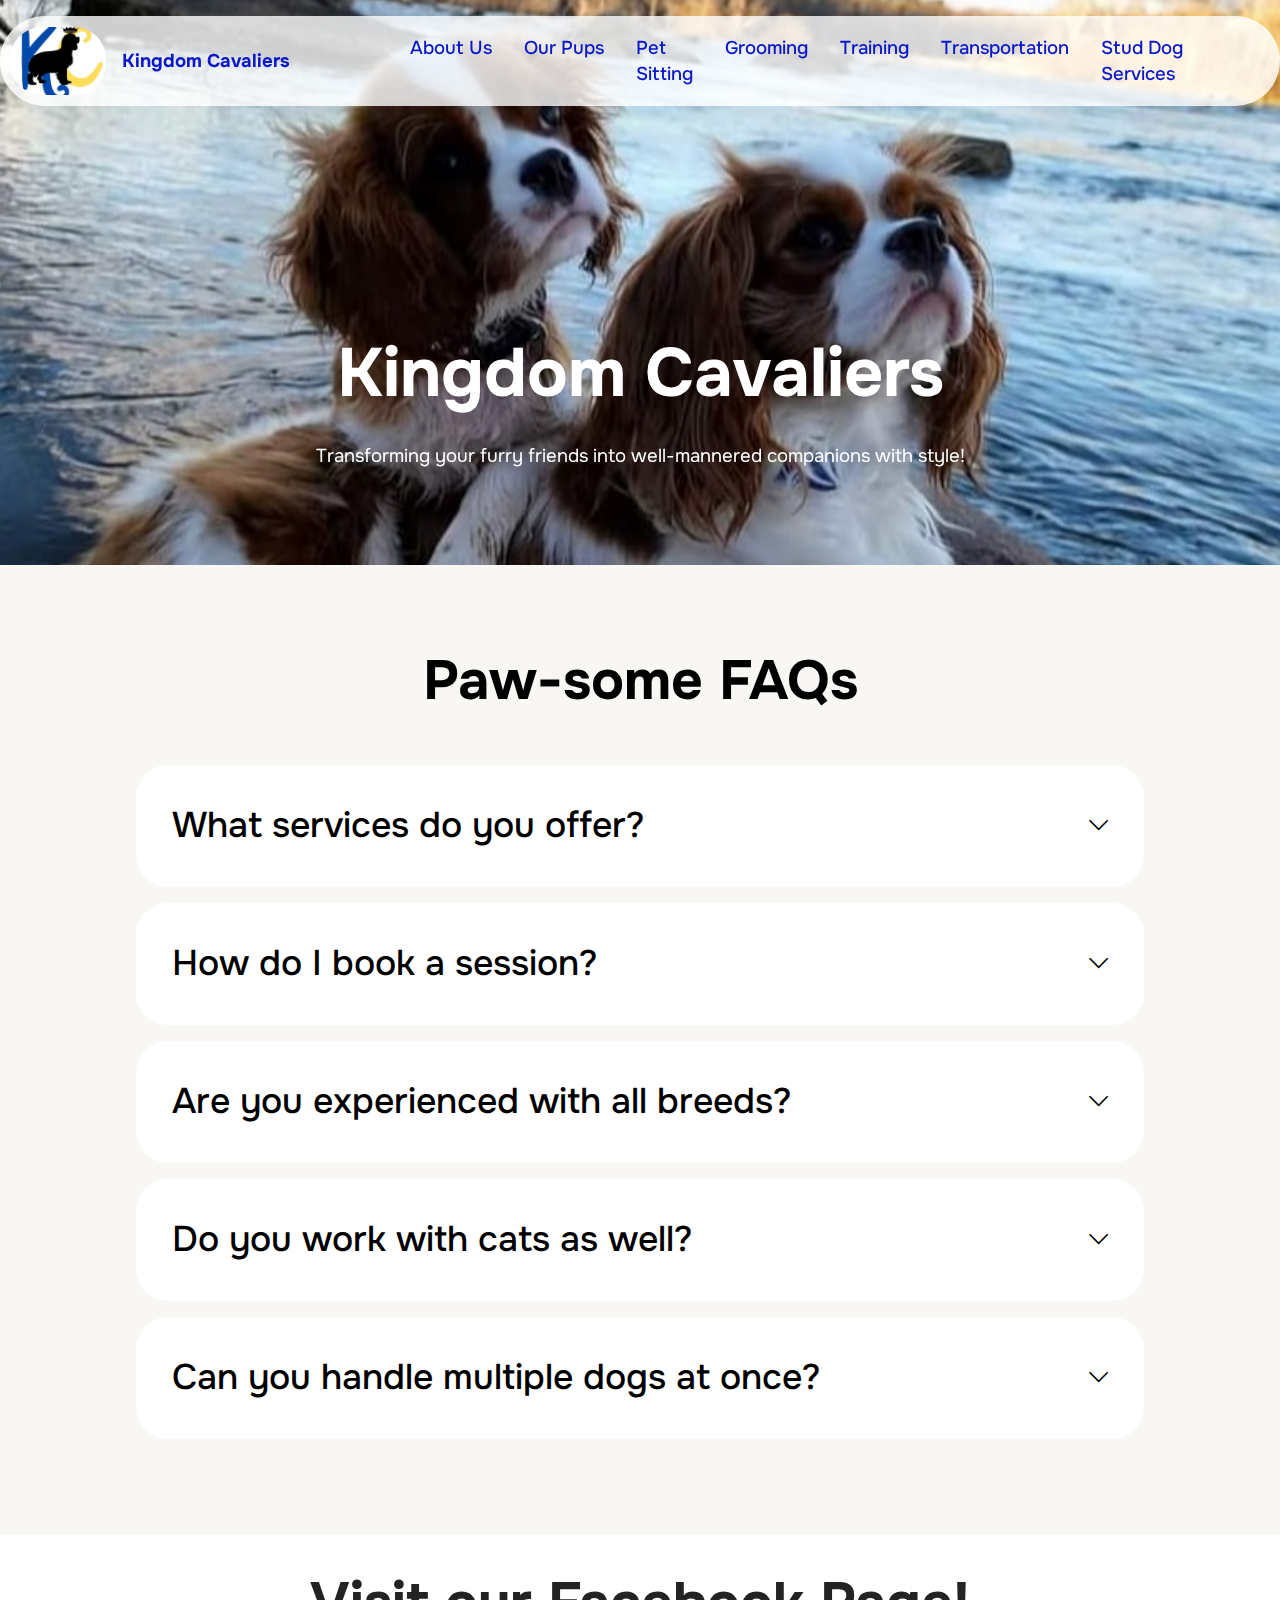
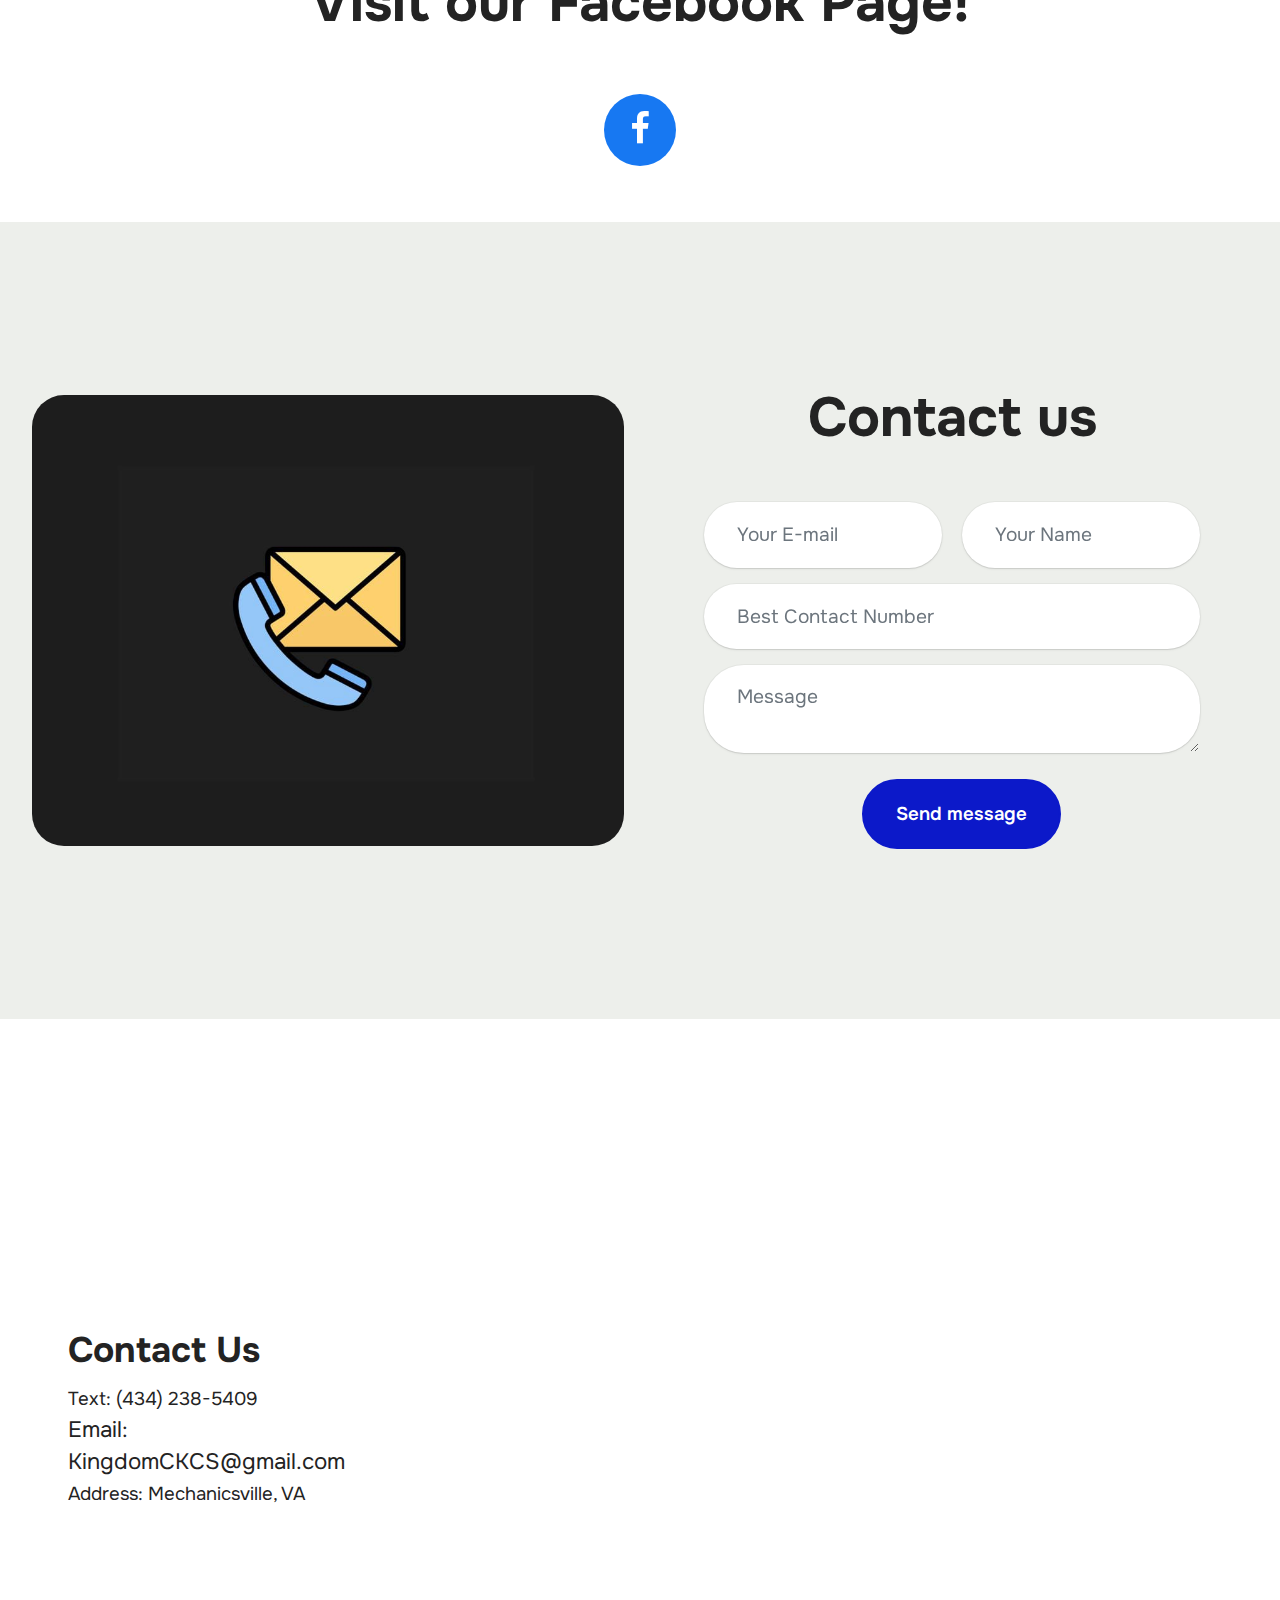
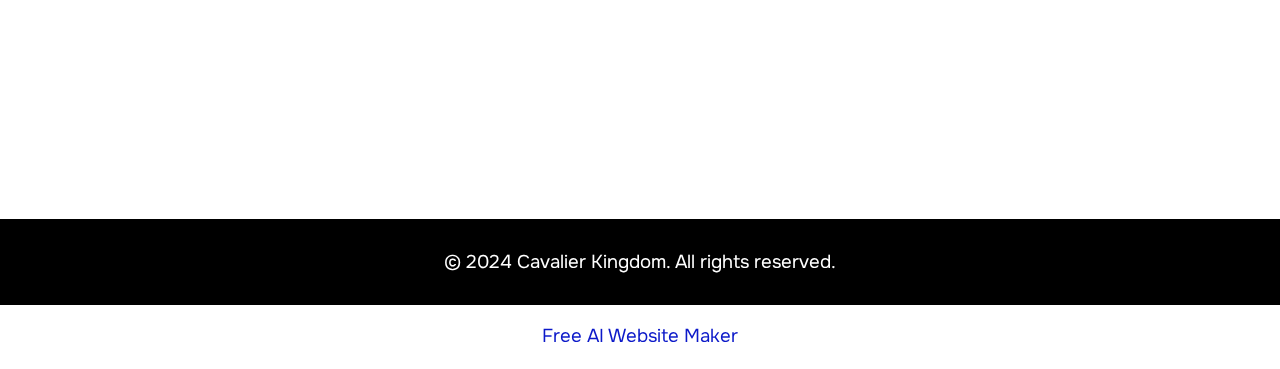
<file: index.html>
<!DOCTYPE html>
<html  >
<head>
  <!-- Site made with Mobirise Website Builder v5.9.18, https://mobirise.com -->
  <meta charset="UTF-8">
  <meta http-equiv="X-UA-Compatible" content="IE=edge">
  <meta name="generator" content="Mobirise v5.9.18, mobirise.com">
  <meta name="viewport" content="width=device-width, initial-scale=1, minimum-scale=1">
  <link rel="shortcut icon" href="assets/images/kingdomcavaliers-quick-logo-1-206x214.jpg" type="image/x-icon">
  <meta name="description" content="As a dedicated King Charles Cavalier Spaniel trainer, I offer exceptional pet sitting, grooming, and travel nanny services tailored for your furry friends.">
  
  
  <title>Kingdom Cavaliers</title>
  <link rel="stylesheet" href="assets/web/assets/mobirise-icons2/mobirise2.css">
  <link rel="stylesheet" href="assets/bootstrap/css/bootstrap.min.css">
  <link rel="stylesheet" href="assets/bootstrap/css/bootstrap-grid.min.css">
  <link rel="stylesheet" href="assets/bootstrap/css/bootstrap-reboot.min.css">
  <link rel="stylesheet" href="assets/parallax/jarallax.css">
  <link rel="stylesheet" href="assets/dropdown/css/style.css">
  <link rel="stylesheet" href="assets/socicon/css/styles.css">
  <link rel="stylesheet" href="assets/theme/css/style.css">
  <link rel="preload" href="https://fonts.googleapis.com/css2?family=Onest:wght@400;700&display=swap&display=swap" as="style" onload="this.onload=null;this.rel='stylesheet'">
  <noscript><link rel="stylesheet" href="https://fonts.googleapis.com/css2?family=Onest:wght@400;700&display=swap&display=swap"></noscript>
  <link rel="preload" as="style" href="assets/mobirise/css/mbr-additional.css?v=gzWHhc"><link rel="stylesheet" href="assets/mobirise/css/mbr-additional.css?v=gzWHhc" type="text/css">

  
  
  
</head>
<body>
  
  <section data-bs-version="5.1" class="menu menu2 cid-ujSjy4FLAV" once="menu" id="menu02-59">
	

	<nav class="navbar navbar-dropdown navbar-fixed-top navbar-expand-lg">
		<div class="container">
			<div class="navbar-brand">
				<span class="navbar-logo">
					<a href="https://mobiri.se">
						<img src="assets/images/kingdomcavaliers-quick-logo-1-206x214.jpg" alt="Mobirise Website Builder" style="height: 4.3rem;">
					</a>
				</span>
				<span class="navbar-caption-wrap"><a class="navbar-caption text-primary display-4" href="index.html">Kingdom Cavaliers</a></span>
			</div>
			<button class="navbar-toggler" type="button" data-toggle="collapse" data-bs-toggle="collapse" data-target="#navbarSupportedContent" data-bs-target="#navbarSupportedContent" aria-controls="navbarNavAltMarkup" aria-expanded="false" aria-label="Toggle navigation">
				<div class="hamburger">
					<span></span>
					<span></span>
					<span></span>
					<span></span>
				</div>
			</button>
			<div class="collapse navbar-collapse" id="navbarSupportedContent">
				<ul class="navbar-nav nav-dropdown nav-right" data-app-modern-menu="true"><li class="nav-item">
						<a class="nav-link link text-primary display-4" href="page8.html">About Us</a>
					</li>
					<li class="nav-item">
						<a class="nav-link link text-primary display-4" href="page6.html" aria-expanded="false">Our Pups<br></a>
					</li>
					<li class="nav-item">
						<a class="nav-link link text-primary display-4" href="page2.html">Pet<br>Sitting</a>
					</li><li class="nav-item"><a class="nav-link link text-primary display-4" href="page3.html">Grooming</a></li><li class="nav-item"><a class="nav-link link text-primary display-4" href="page4.html">Training</a></li><li class="nav-item"><a class="nav-link link text-primary display-4" href="page5.html">Transportation</a></li><li class="nav-item"><a class="nav-link link text-primary display-4" href="page7.html">Stud Dog<br>Services</a></li></ul>
				
				
			</div>
		</div>
	</nav>
</section>

<section data-bs-version="5.1" class="header16 cid-ujS1Oc6mD6 mbr-parallax-background" id="header17-3i">
  
  
  <div class="container">
    <div class="row">
      <div class="content-wrap col-12 col-md-12">
        <h1 class="mbr-section-title mbr-fonts-style mbr-white mb-4 display-1">
          <strong>Kingdom Cavaliers</strong></h1>
        
        <p class="mbr-fonts-style mbr-text mbr-white mb-4 display-7">Transforming your furry friends into well-mannered companions with style!</p>
        
      </div>
    </div>
  </div>
</section>

<section data-bs-version="5.1" class="list1 cid-ujS3AZdMh6" id="list01-4b">
    
    
    <div class="container">
        <div class="row justify-content-center">
            <div class="col-12 col-md-12 col-lg-10 m-auto">
                <div class="content">
                    <div class="row justify-content-center mb-5">
                        <div class="col-12 content-head">
                            <div class="mbr-section-head">
                                <h4 class="mbr-section-title mbr-fonts-style align-center mb-0 display-2">
                                    <strong>Paw-some FAQs</strong>
                                </h4>
                                
                            </div>
                        </div>
                    </div>
                    <div id="bootstrap-accordion_2" class="panel-group accordionStyles accordion" role="tablist" aria-multiselectable="true">
                        <div class="card">
                            <div class="card-header" role="tab" id="headingOne">
                                <a role="button" class="panel-title collapsed" data-toggle="collapse" data-bs-toggle="collapse" data-core="" href="#collapse1_2" aria-expanded="false" aria-controls="collapse1">
                                    <h6 class="panel-title-edit mbr-semibold mbr-fonts-style mb-0 display-5">What services do you offer?</h6>
                                    <span class="sign mbr-iconfont mobi-mbri-arrow-down"></span>
                                </a>
                            </div>
                            <div id="collapse1_2" class="panel-collapse noScroll collapse" role="tabpanel" aria-labelledby="headingOne" data-parent="#accordion" data-bs-parent="#bootstrap-accordion_2">
                                <div class="panel-body">
                                    <p class="mbr-fonts-style panel-text display-7">I offer training, grooming, pet sitting, transportation / travel nanny services, and stud dog services&nbsp; (genetics available)!</p>
                                </div>
                            </div>
                        </div>
                        <div class="card">
                            <div class="card-header" role="tab" id="headingOne">
                                <a role="button" class="panel-title collapsed" data-toggle="collapse" data-bs-toggle="collapse" data-core="" href="#collapse2_2" aria-expanded="false" aria-controls="collapse2">
                                    <h6 class="panel-title-edit mbr-semibold mbr-fonts-style mb-0 display-5">How do I book a session?</h6>
                                    <span class="sign mbr-iconfont mobi-mbri-arrow-down"></span>
                                </a>
                            </div>
                            <div id="collapse2_2" class="panel-collapse noScroll collapse" role="tabpanel" aria-labelledby="headingOne" data-parent="#accordion" data-bs-parent="#bootstrap-accordion_2">
                                <div class="panel-body">
                                    <p class="mbr-fonts-style panel-text display-7">Simply contact me via text or email!</p>
                                </div>
                            </div>
                        </div>
                        <div class="card">
                            <div class="card-header" role="tab" id="headingOne">
                                <a role="button" class="panel-title collapsed" data-toggle="collapse" data-bs-toggle="collapse" data-core="" href="#collapse3_2" aria-expanded="false" aria-controls="collapse3">
                                    <h6 class="panel-title-edit mbr-semibold mbr-fonts-style mb-0 display-5">Are you experienced with all breeds?</h6>
                                    <span class="sign mbr-iconfont mobi-mbri-arrow-down"></span>
                                </a>
                            </div>
                            <div id="collapse3_2" class="panel-collapse noScroll collapse" role="tabpanel" aria-labelledby="headingOne" data-parent="#accordion" data-bs-parent="#bootstrap-accordion_2">
                                <div class="panel-body">
                                    <p class="mbr-fonts-style panel-text display-7">Absolutely! I love all dogs, big and small!</p>
                                </div>
                            </div>
                        </div>
                        <div class="card">
                            <div class="card-header" role="tab" id="headingOne">
                                <a role="button" class="panel-title collapsed" data-toggle="collapse" data-bs-toggle="collapse" data-core="" href="#collapse4_2" aria-expanded="false" aria-controls="collapse4">
                                    <h6 class="panel-title-edit mbr-semibold mbr-fonts-style mb-0 display-5">Do you work with cats as well?</h6>
                                    <span class="sign mbr-iconfont mobi-mbri-arrow-down"></span>
                                </a>
                            </div>
                            <div id="collapse4_2" class="panel-collapse noScroll collapse" role="tabpanel" aria-labelledby="headingOne" data-parent="#accordion" data-bs-parent="#bootstrap-accordion_2">
                                <div class="panel-body">
                                    <p class="mbr-fonts-style panel-text display-7">Absolutely - I love cats and will housesit for cat clients as well!</p>
                                </div>
                            </div>
                        </div>
                        <div class="card">
                            <div class="card-header" role="tab" id="headingOne">
                                <a role="button" class="panel-title collapsed" data-toggle="collapse" data-bs-toggle="collapse" data-core="" href="#collapse5_2" aria-expanded="false" aria-controls="collapse5">
                                    <h6 class="panel-title-edit mbr-semibold mbr-fonts-style mb-0 display-5">Can you handle multiple dogs at once?</h6>
                                    <span class="sign mbr-iconfont mobi-mbri-arrow-down"></span>
                                </a>
                            </div>
                            <div id="collapse5_2" class="panel-collapse noScroll collapse" role="tabpanel" aria-labelledby="headingOne" data-parent="#accordion" data-bs-parent="#bootstrap-accordion_2">
                                <div class="panel-body">
                                    <p class="mbr-fonts-style panel-text display-7">Of course! I’m happy to accommodate your household needs as my schedule permits.</p>
                                </div>
                            </div>
                        </div>
                        
                    </div>
                </div>
            </div>
        </div>
    </div>
</section>

<section data-bs-version="5.1" class="social4 cid-ujS409hdco" id="social04-4c">
    
    
    

    <div class="container">
        <div class="media-container-row">
            <div class="col-12">
                <h3 class="mbr-section-title align-center mb-5 mbr-fonts-style display-2">
                    <strong>Visit our Facebook Page!</strong>
                </h3>
                <div class="social-list align-center">
                    <a class="iconfont-wrapper bg-facebook m-2 " target="_blank" href="https://www.facebook.com/groups/1490678041589144">
                        <span class="socicon-facebook socicon"></span>
                    </a>
                    
                    
                    
                    
                    
                    
                    
                    
                    
                    
                </div>
            </div>
        </div>
    </div>
</section>

<section data-bs-version="5.1" class="form03 cid-ukftjY40HC" id="form03-64">
    

    

    <div class="container">
        <div class="row justify-content-center">
            <div class="col-12 col-lg item-wrapper">
                <div class="mbr-section-head mb-5">
                    <h3 class="mbr-section-title mbr-fonts-style align-center mb-0 display-2">
                        <strong>Contact us</strong>
                    </h3>
                    
                </div>
                <div class="col-lg-12 mx-auto mbr-form" data-form-type="formoid">
                    <form action="https://mobirise.eu/" method="POST" class="mbr-form form-with-styler" data-form-title="Form Name"><input type="hidden" name="email" data-form-email="true" value="Al/4CjNv0Rxig6YAR+KXwPXfHpvL06fOb0reyHGXPfHhveMo+fosCcZPZxsyA7Rtre+9TTzcdPILF3Q/DvZt5ZRn7oQkjgHyaIzKBO3MMXdAcJdxUnl21VOTtxCOQ/z7">
                        <div class="row">
                            <div hidden="hidden" data-form-alert="" class="alert alert-success col-12">Thanks for filling out the form!   I will reply to your request within 48 hours.</div>
                            <div hidden="hidden" data-form-alert-danger="" class="alert alert-danger col-12">
                                Oops...! some problem!
                            </div>
                        </div>
                        <div class="dragArea row">
                            <div class="col-md col-sm-12 form-group mb-3 mb-3" data-for="name">
                                <input type="text" name="name" placeholder="Your Name" data-form-field="name" class="form-control" value="" id="name-form03-64">
                            </div>
                            <div class="col-md col-sm-12 form-group mb-3 mb-3" data-for="email">
                                <input type="email" name="email" placeholder="Your E-mail" data-form-field="email" class="form-control" value="" id="email-form03-64">
                            </div>
                            <div class="col-12 form-group mb-3 mb-3" data-for="phone">
                                <input type="tel" name="phone" placeholder="Best Contact Number" data-form-field="phone" class="form-control" value="" id="phone-form03-64">
                            </div>
                            <div class="col-12 form-group mb-3 mb-3" data-for="textarea">
                                <textarea name="textarea" placeholder="Message" data-form-field="textarea" class="form-control" id="textarea-form03-64"></textarea>
                            </div>
                            <div class="col-lg-12 col-md-12 col-sm-12 align-center mbr-section-btn">
                                <button type="submit" class="btn btn-primary display-7">
                                    Send message
                                </button>
                            </div>
                        </div>
                    </form>
                </div>


            </div>
            <div class="col-12 col-lg-6">
                <div class="image-wrapper">
                    <img class="w-100" src="assets/images/contact-us-icon-2-942x717.jpg" alt="Mobirise Website Builder">
                </div>
            </div>

        </div>
    </div>
</section>

<section data-bs-version="5.1" class="contacts4 map1 cid-ukfrw8LNZz" id="contacts04-63">

	

    <div class="main_wrapper">
		<div class="b_wrapper">
			<div class="container-fluid">
				<div class="row justify-content-start">
					<div class="col-md-5 col-lg-4 item-wrapper">
                        <h5 class="cardTitle mbr-fonts-style mb-2 display-5">
                            <strong>Contact Us</strong>
                        </h5>
                        <ul class="list mbr-fonts-style display-7">
                            <li class="mbr-text item-wrap">
                            Text:                                
                            <a href="tel:(555) 123-4567" class="text-black">(4</a>34) 238-5409</li>

                            <li class="mbr-text item-wrap"><span style="font-size: 1.4rem;">Email: KingdomCKCS@gmail.com</span><br></li>

                            <li class="mbr-text item-wrap">                        
                            Address:
                            Mechanicsville, VA</li>
                        </ul>
					</div>
				</div>
			</div>
		</div>
        <div class="google-map"><iframe frameborder="0" style="border:0" src="https://www.google.com/maps/embed/v1/place?key=AIzaSyDbnCmnHmtigIYiD8jIfeHQv7gW2ANhHD4&amp;q=23111" allowfullscreen=""></iframe></div>
	</div>
</section>

<section data-bs-version="5.1" class="footer4 cid-ujKx9Q8Il4" once="footers" id="footer-4-ujKx9Q8Il4">

    

    

    <div class="container">
        <div class="media-container-row align-center mbr-white">
            <div class="col-12">
                <p class="mbr-text mb-0 mbr-fonts-style display-7">© 2024 Cavalier Kingdom. All rights reserved.</p>
            </div>
        </div>
    </div>
</section><section class="display-7" style="padding: 0;align-items: center;justify-content: center;flex-wrap: wrap;    align-content: center;display: flex;position: relative;height: 4rem;"><a href="https://mobiri.se/2546818" style="flex: 1 1;height: 4rem;position: absolute;width: 100%;z-index: 1;"><img alt="" style="height: 4rem;" src="[data-uri]"></a><p style="margin: 0;text-align: center;" class="display-7">&#8204;</p><a style="z-index:1" href="https://mobirise.com/builder/ai-website-maker.html">Free AI Website Maker</a></section><script src="assets/bootstrap/js/bootstrap.bundle.min.js"></script>  <script src="assets/parallax/jarallax.js"></script>  <script src="assets/smoothscroll/smooth-scroll.js"></script>  <script src="assets/ytplayer/index.js"></script>  <script src="assets/dropdown/js/navbar-dropdown.js"></script>  <script src="assets/mbr-switch-arrow/mbr-switch-arrow.js"></script>  <script src="assets/theme/js/script.js"></script>  <script src="assets/formoid/formoid.min.js"></script>  
  
  
</body>
</html>
</file>
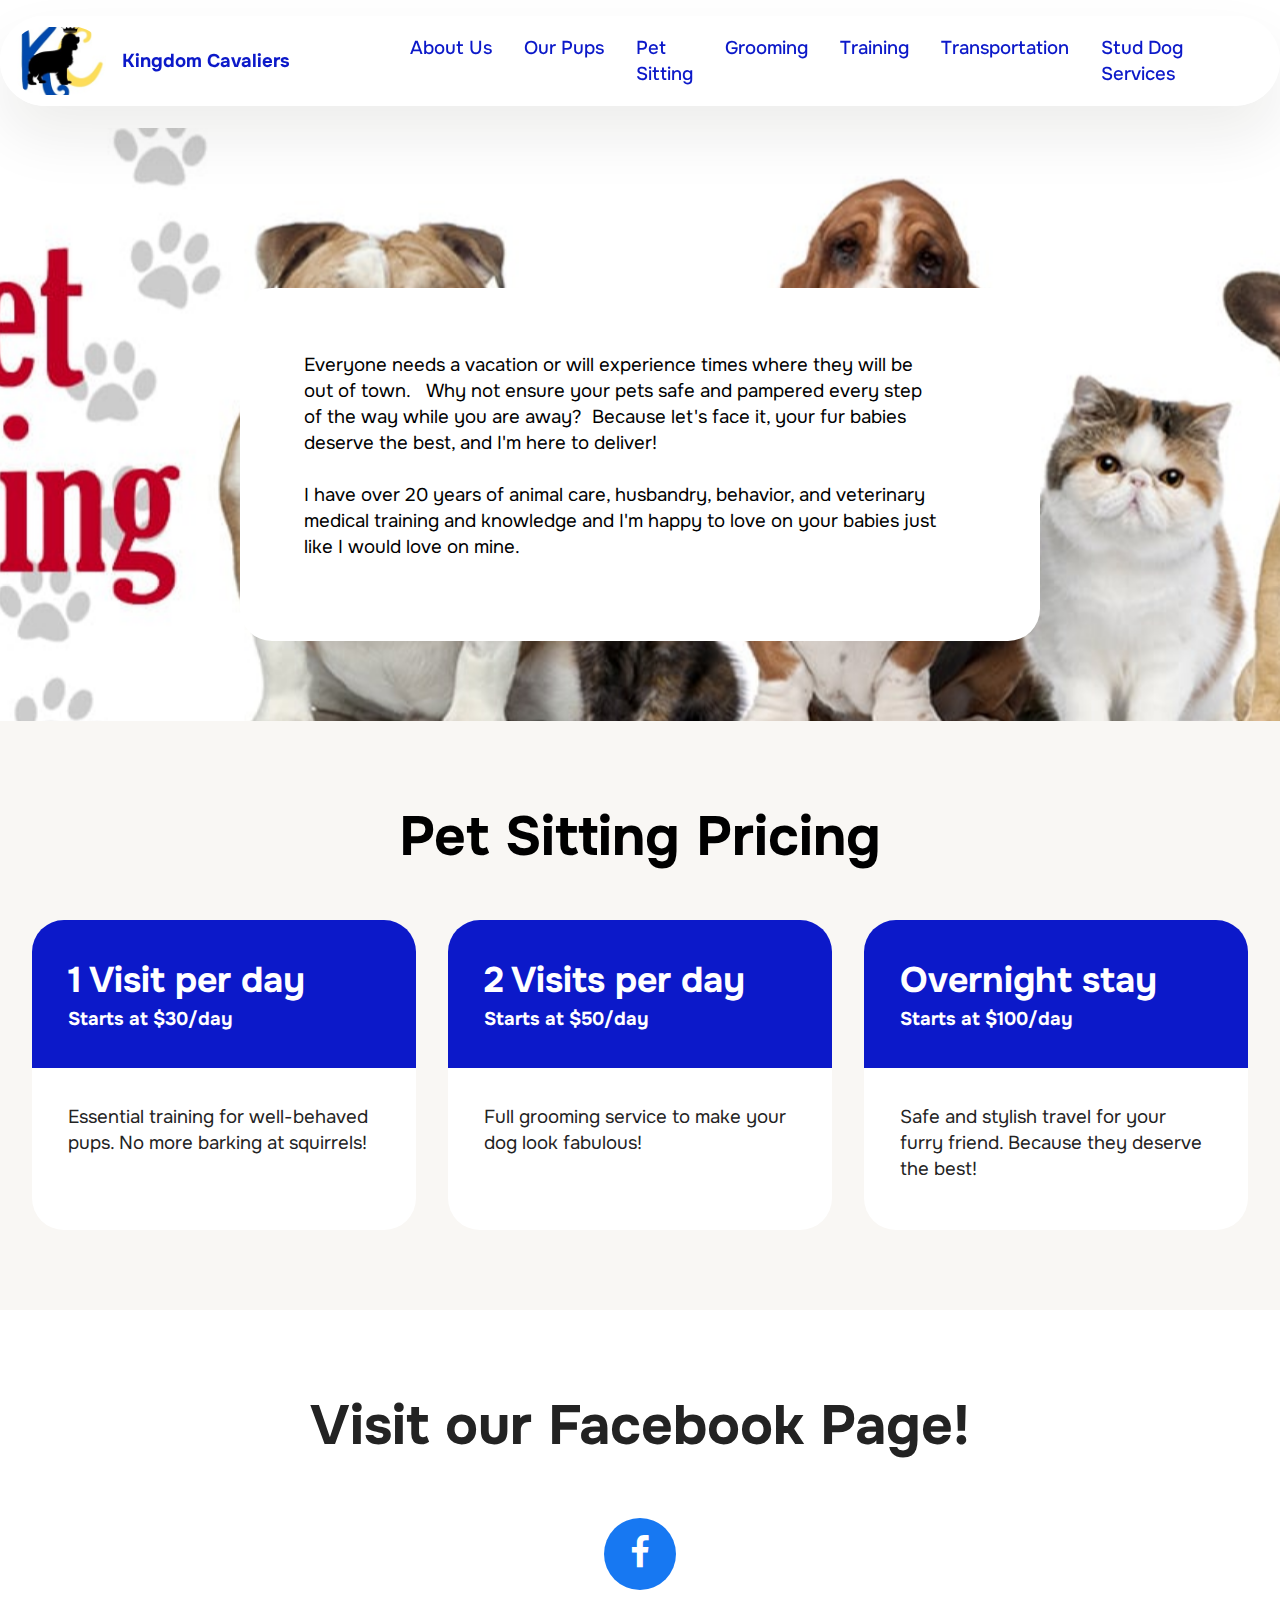
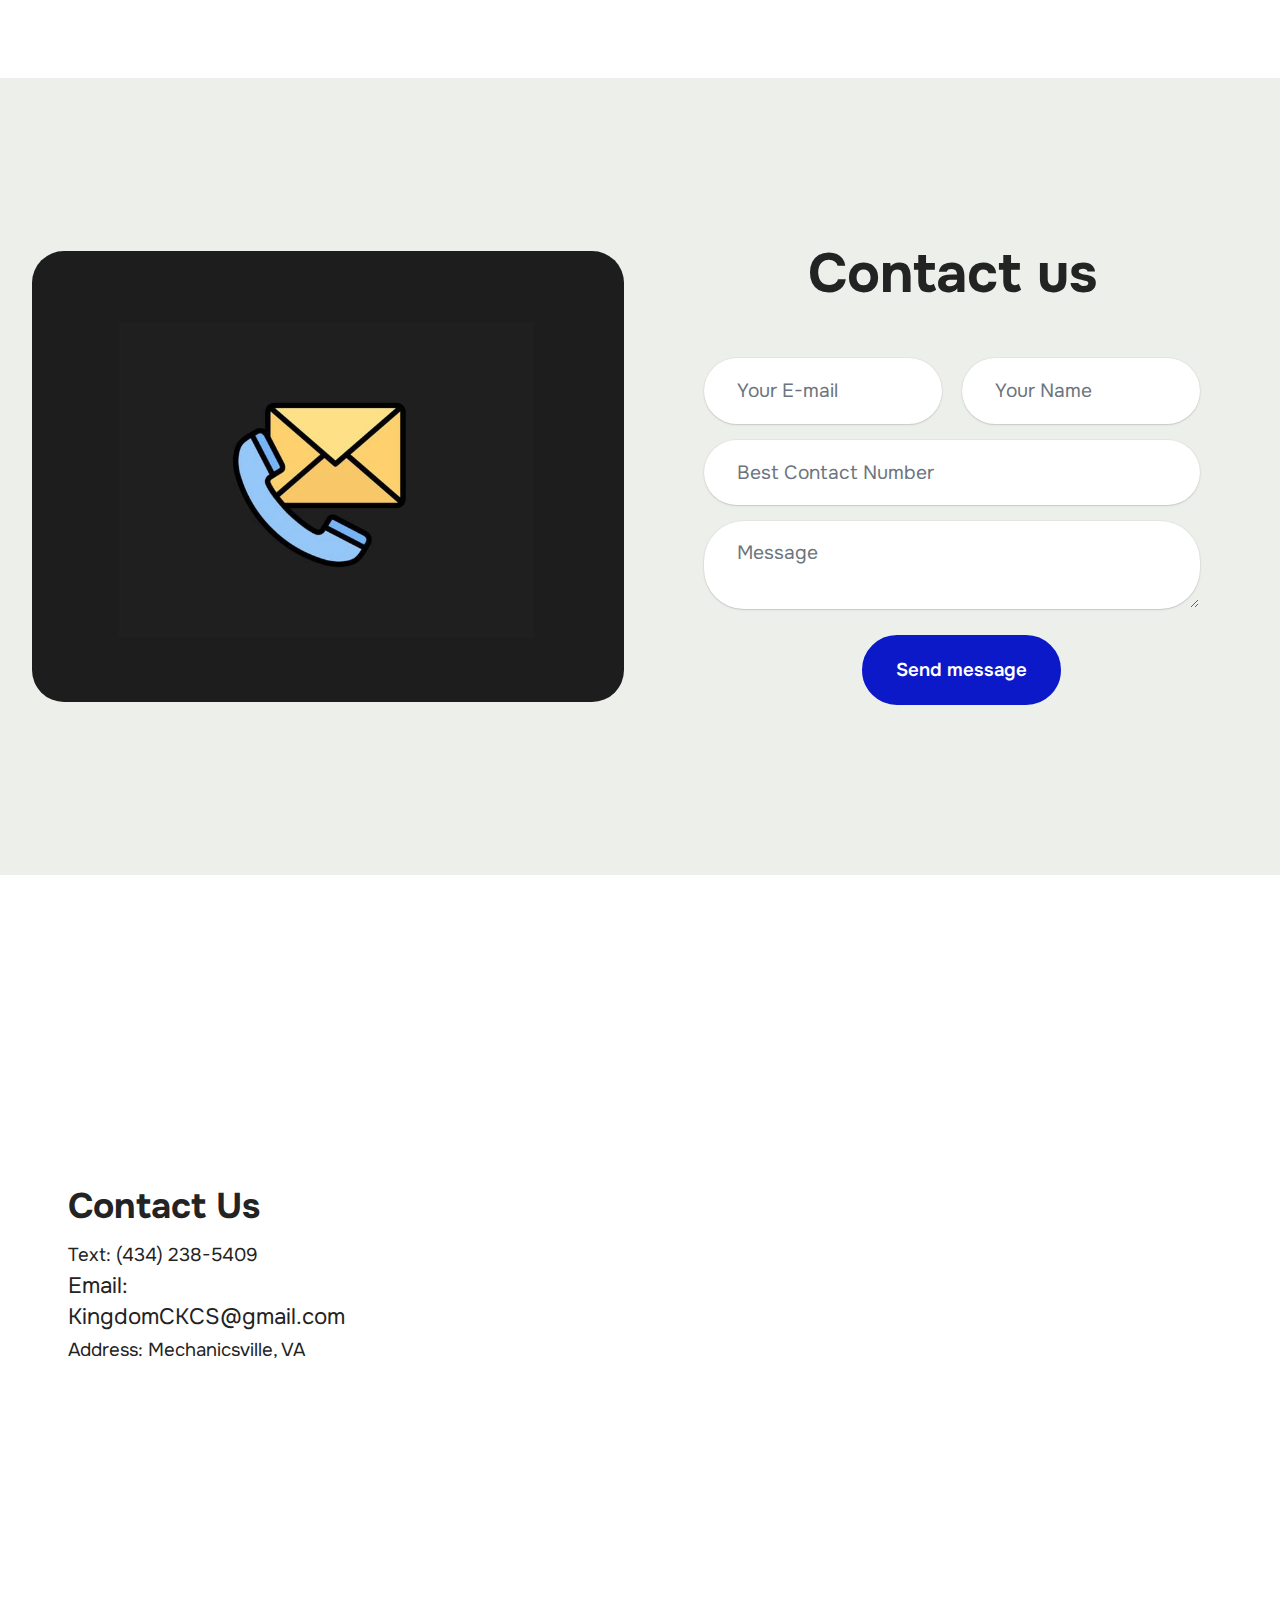
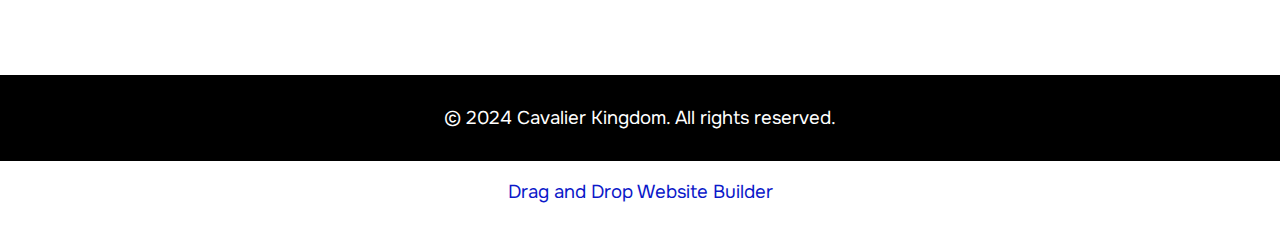
<file: page2.html>
<!DOCTYPE html>
<html  >
<head>
  <!-- Site made with Mobirise Website Builder v5.9.18, https://mobirise.com -->
  <meta charset="UTF-8">
  <meta http-equiv="X-UA-Compatible" content="IE=edge">
  <meta name="generator" content="Mobirise v5.9.18, mobirise.com">
  <meta name="viewport" content="width=device-width, initial-scale=1, minimum-scale=1">
  <link rel="shortcut icon" href="assets/images/kingdomcavaliers-quick-logo-1-206x214.jpg" type="image/x-icon">
  <meta name="description" content="As a dedicated King Charles Cavalier Spaniel trainer, I offer exceptional pet sitting, grooming, and travel nanny services tailored for your furry friends.">
  
  
  <title>Pet Sitting</title>
  <link rel="stylesheet" href="assets/web/assets/mobirise-icons2/mobirise2.css">
  <link rel="stylesheet" href="assets/bootstrap/css/bootstrap.min.css">
  <link rel="stylesheet" href="assets/bootstrap/css/bootstrap-grid.min.css">
  <link rel="stylesheet" href="assets/bootstrap/css/bootstrap-reboot.min.css">
  <link rel="stylesheet" href="assets/parallax/jarallax.css">
  <link rel="stylesheet" href="assets/dropdown/css/style.css">
  <link rel="stylesheet" href="assets/socicon/css/styles.css">
  <link rel="stylesheet" href="assets/theme/css/style.css">
  <link rel="preload" href="https://fonts.googleapis.com/css2?family=Onest:wght@400;700&display=swap&display=swap" as="style" onload="this.onload=null;this.rel='stylesheet'">
  <noscript><link rel="stylesheet" href="https://fonts.googleapis.com/css2?family=Onest:wght@400;700&display=swap&display=swap"></noscript>
  <link rel="preload" as="style" href="assets/mobirise/css/mbr-additional.css?v=5pvamR"><link rel="stylesheet" href="assets/mobirise/css/mbr-additional.css?v=5pvamR" type="text/css">

  
  
  
</head>
<body>
  
  <section data-bs-version="5.1" class="menu menu2 cid-ujSjy4FLAV" once="menu" id="menu02-59">
	

	<nav class="navbar navbar-dropdown navbar-fixed-top navbar-expand-lg">
		<div class="container">
			<div class="navbar-brand">
				<span class="navbar-logo">
					<a href="https://mobiri.se">
						<img src="assets/images/kingdomcavaliers-quick-logo-1-206x214.jpg" alt="Mobirise Website Builder" style="height: 4.3rem;">
					</a>
				</span>
				<span class="navbar-caption-wrap"><a class="navbar-caption text-primary display-4" href="index.html">Kingdom Cavaliers</a></span>
			</div>
			<button class="navbar-toggler" type="button" data-toggle="collapse" data-bs-toggle="collapse" data-target="#navbarSupportedContent" data-bs-target="#navbarSupportedContent" aria-controls="navbarNavAltMarkup" aria-expanded="false" aria-label="Toggle navigation">
				<div class="hamburger">
					<span></span>
					<span></span>
					<span></span>
					<span></span>
				</div>
			</button>
			<div class="collapse navbar-collapse" id="navbarSupportedContent">
				<ul class="navbar-nav nav-dropdown nav-right" data-app-modern-menu="true"><li class="nav-item">
						<a class="nav-link link text-primary display-4" href="page8.html">About Us</a>
					</li>
					<li class="nav-item">
						<a class="nav-link link text-primary display-4" href="page6.html" aria-expanded="false">Our Pups<br></a>
					</li>
					<li class="nav-item">
						<a class="nav-link link text-primary display-4" href="page2.html">Pet<br>Sitting</a>
					</li><li class="nav-item"><a class="nav-link link text-primary display-4" href="page3.html">Grooming</a></li><li class="nav-item"><a class="nav-link link text-primary display-4" href="page4.html">Training</a></li><li class="nav-item"><a class="nav-link link text-primary display-4" href="page5.html">Transportation</a></li><li class="nav-item"><a class="nav-link link text-primary display-4" href="page7.html">Stud Dog<br>Services</a></li></ul>
				
				
			</div>
		</div>
	</nav>
</section>

<section data-bs-version="5.1" class="people06 cid-uk4eQWZldX" id="people06-5a">   
    

    
    
    <div class="container">
        <div class="row justify-content-center">
            <div class="card col-12 col-md-12 col-lg-7">
                <div class="card-wrapper">
                    <div class="card-box align-center">
                        <p class="card-text mbr-fonts-style display-5"></p>
                        
                        
                    </div>
                </div>
            </div>
        </div>
    </div>
</section>

<section data-bs-version="5.1" class="article07 cid-ujKRZvxYHU mbr-parallax-background" id="article07-o">
  

  
  
  <div class="container">
    <div class="row justify-content-center">
      <div class="card col-md-12 col-lg-8">
        <div class="card-wrapper">
          
          <div class="row card-box align-left">
            
            <div class="item features-without-image col-12 active">
              <div class="item-wrapper">
                
                <p class="mbr-text mbr-fonts-style display-7">Everyone needs a vacation or will experience times where they will be out of town.&nbsp; &nbsp;Why not ensure your pets safe and pampered every step of the way while you are away?&nbsp; Because let's face it, your fur babies deserve the best, and I'm here to deliver!&nbsp;<br><br>I have over 20 years of animal care, husbandry, behavior, and veterinary medical training and knowledge and I'm happy to love on your babies just like I would love on mine.</p>
              </div>
            </div>
            
          </div>
          
        </div>
      </div>
    </div>
  </div>
</section>

<section data-bs-version="5.1" class="pricing1 cid-ujKRZtdvXq" id="pricing01-l">
    
    
    <div class="container-fluid">
        <div class="row justify-content-center">
            <div class="col-12 content-head">
                <div class="mbr-section-head mb-5">
                    <h4 class="mbr-section-title mbr-fonts-style align-center mb-0 display-2">
                        <strong>Pet Sitting Pricing</strong></h4>
                    
                </div>
            </div>
        </div>
        <div class="row">
            <div class="item features-without-image col-12 col-md-6 col-lg-4 item-mb active">
                <div class="item-wrapper">
                    <div class="item-head">
                        <h5 class="item-title mbr-fonts-style mb-0 display-5">
                            <strong>1 Visit per day</strong></h5>
                        <h6 class="item-subtitle mbr-fonts-style mt-0 mb-0 display-7"><strong>Starts at $30/day</strong></h6>
                    </div>
                    <div class="item-content">
                        <p class="mbr-text mbr-fonts-style display-7">Essential training for well-behaved pups. No more barking at squirrels!</p>
                    </div>
                    
                </div>
            </div><div class="item features-without-image col-12 col-md-6 col-lg-4 item-mb">
                <div class="item-wrapper">
                    <div class="item-head">
                        <h5 class="item-title mbr-fonts-style mb-0 display-5">
                            <strong>2 Visits per day</strong></h5>
                        <h6 class="item-subtitle mbr-fonts-style mt-0 mb-0 display-7"><strong>Starts at $50/day</strong></h6>
                    </div>
                    <div class="item-content">
                        <p class="mbr-text mbr-fonts-style display-7">Full grooming service to make your dog look fabulous!</p>
                    </div>
                    
                </div>
            </div><div class="item features-without-image col-12 col-md-6 col-lg-4 item-mb">
                <div class="item-wrapper">
                    <div class="item-head">
                        <h5 class="item-title mbr-fonts-style mb-0 display-5">
                            <strong>Overnight stay</strong></h5>
                        <h6 class="item-subtitle mbr-fonts-style mt-0 mb-0 display-7"><strong>Starts at $100/day</strong></h6>
                    </div>
                    <div class="item-content">
                        <p class="mbr-text mbr-fonts-style display-7">Safe and stylish travel for your furry friend. Because they deserve the best!</p>
                    </div>
                    
                </div>
            </div>
            

            

            
        </div>
    </div>
</section>

<section data-bs-version="5.1" class="social4 cid-uk4gk8dHdG" id="social04-5c">
    
    
    

    <div class="container">
        <div class="media-container-row">
            <div class="col-12">
                <h3 class="mbr-section-title align-center mb-5 mbr-fonts-style display-2">
                    <strong>Visit our Facebook Page!</strong>
                </h3>
                <div class="social-list align-center">
                    <a class="iconfont-wrapper bg-facebook m-2 " target="_blank" href="https://www.facebook.com/groups/1490678041589144">
                        <span class="socicon-facebook socicon"></span>
                    </a>
                    
                    
                    
                    
                    
                    
                    
                    
                    
                    
                </div>
            </div>
        </div>
    </div>
</section>

<section data-bs-version="5.1" class="form03 cid-ukfzpZLRJo" id="form03-67">
    

    

    <div class="container">
        <div class="row justify-content-center">
            <div class="col-12 col-lg item-wrapper">
                <div class="mbr-section-head mb-5">
                    <h3 class="mbr-section-title mbr-fonts-style align-center mb-0 display-2">
                        <strong>Contact us</strong>
                    </h3>
                    
                </div>
                <div class="col-lg-12 mx-auto mbr-form" data-form-type="formoid">
                    <form action="https://mobirise.eu/" method="POST" class="mbr-form form-with-styler" data-form-title="Form Name"><input type="hidden" name="email" data-form-email="true" value="Gkb8KmPUcYrdUFcpnTNjGuaSeQKsdMoaBp7YlKR2Cng394QH5TyhB1RDqq88gAzIdvlwiUBDoL50L7OQeccjee54UsY2i3lLezl/dmtV6EUj+6lIKRkgBDqde+sFfvHQ">
                        <div class="row">
                            <div hidden="hidden" data-form-alert="" class="alert alert-success col-12">Thanks for filling out the form!   I will reply to your request within 48 hours.</div>
                            <div hidden="hidden" data-form-alert-danger="" class="alert alert-danger col-12">
                                Oops...! some problem!
                            </div>
                        </div>
                        <div class="dragArea row">
                            <div class="col-md col-sm-12 form-group mb-3 mb-3" data-for="name">
                                <input type="text" name="name" placeholder="Your Name" data-form-field="name" class="form-control" value="" id="name-form03-67">
                            </div>
                            <div class="col-md col-sm-12 form-group mb-3 mb-3" data-for="email">
                                <input type="email" name="email" placeholder="Your E-mail" data-form-field="email" class="form-control" value="" id="email-form03-67">
                            </div>
                            <div class="col-12 form-group mb-3 mb-3" data-for="phone">
                                <input type="tel" name="phone" placeholder="Best Contact Number" data-form-field="phone" class="form-control" value="" id="phone-form03-67">
                            </div>
                            <div class="col-12 form-group mb-3 mb-3" data-for="textarea">
                                <textarea name="textarea" placeholder="Message" data-form-field="textarea" class="form-control" id="textarea-form03-67"></textarea>
                            </div>
                            <div class="col-lg-12 col-md-12 col-sm-12 align-center mbr-section-btn">
                                <button type="submit" class="btn btn-primary display-7">
                                    Send message
                                </button>
                            </div>
                        </div>
                    </form>
                </div>


            </div>
            <div class="col-12 col-lg-6">
                <div class="image-wrapper">
                    <img class="w-100" src="assets/images/contact-us-icon-2-942x717.jpg" alt="Mobirise Website Builder">
                </div>
            </div>

        </div>
    </div>
</section>

<section data-bs-version="5.1" class="contacts4 map1 cid-uk9C6owePG" id="contacts04-5o">

	

    <div class="main_wrapper">
		<div class="b_wrapper">
			<div class="container-fluid">
				<div class="row justify-content-start">
					<div class="col-md-5 col-lg-4 item-wrapper">
                        <h5 class="cardTitle mbr-fonts-style mb-2 display-5">
                            <strong>Contact Us</strong>
                        </h5>
                        <ul class="list mbr-fonts-style display-7">
                            <li class="mbr-text item-wrap">
                            Text:                                
                            <a href="tel:(555) 123-4567" class="text-black">(4</a>34) 238-5409</li>

                            <li class="mbr-text item-wrap"><span style="font-size: 1.4rem;">Email: KingdomCKCS@gmail.com</span><br></li>

                            <li class="mbr-text item-wrap">                        
                            Address:
                            Mechanicsville, VA</li>
                        </ul>
					</div>
				</div>
			</div>
		</div>
        <div class="google-map"><iframe frameborder="0" style="border:0" src="https://www.google.com/maps/embed/v1/place?key=AIzaSyAtXm0x23nRCgazjDV2Kl3GTHRP411ougQ&amp;q=23111" allowfullscreen=""></iframe></div>
	</div>
</section>

<section data-bs-version="5.1" class="footer4 cid-ujKRZE0rsw" once="footers" id="footer04-z">

    

    

    <div class="container">
        <div class="media-container-row align-center mbr-white">
            <div class="col-12">
                <p class="mbr-text mb-0 mbr-fonts-style display-7">© 2024 Cavalier Kingdom. All rights reserved.</p>
            </div>
        </div>
    </div>
</section><section class="display-7" style="padding: 0;align-items: center;justify-content: center;flex-wrap: wrap;    align-content: center;display: flex;position: relative;height: 4rem;"><a href="https://mobiri.se/2546818" style="flex: 1 1;height: 4rem;position: absolute;width: 100%;z-index: 1;"><img alt="" style="height: 4rem;" src="[data-uri]"></a><p style="margin: 0;text-align: center;" class="display-7">&#8204;</p><a style="z-index:1" href="https://mobirise.com/drag-drop-website-builder.html">Drag and Drop Website Builder</a></section><script src="assets/bootstrap/js/bootstrap.bundle.min.js"></script>  <script src="assets/parallax/jarallax.js"></script>  <script src="assets/smoothscroll/smooth-scroll.js"></script>  <script src="assets/ytplayer/index.js"></script>  <script src="assets/dropdown/js/navbar-dropdown.js"></script>  <script src="assets/theme/js/script.js"></script>  <script src="assets/formoid/formoid.min.js"></script>  
  
  
</body>
</html>
</file>
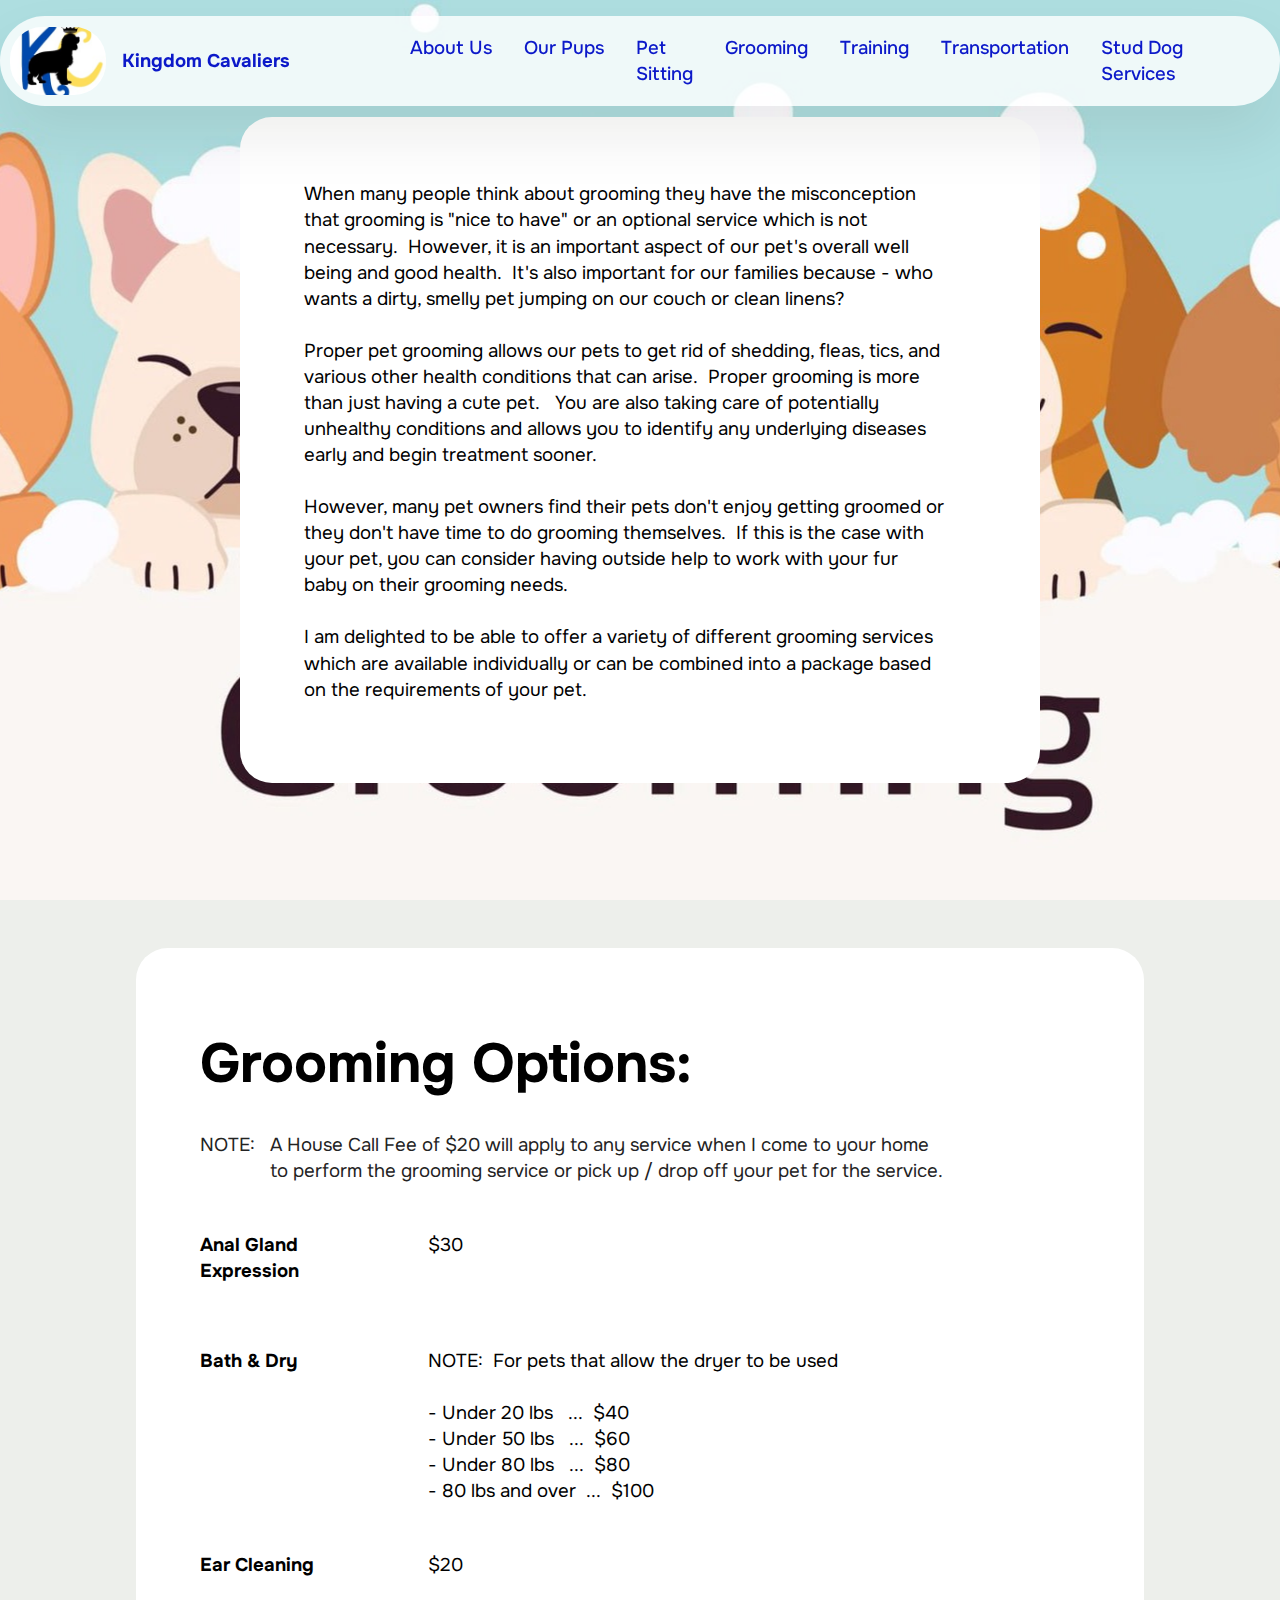
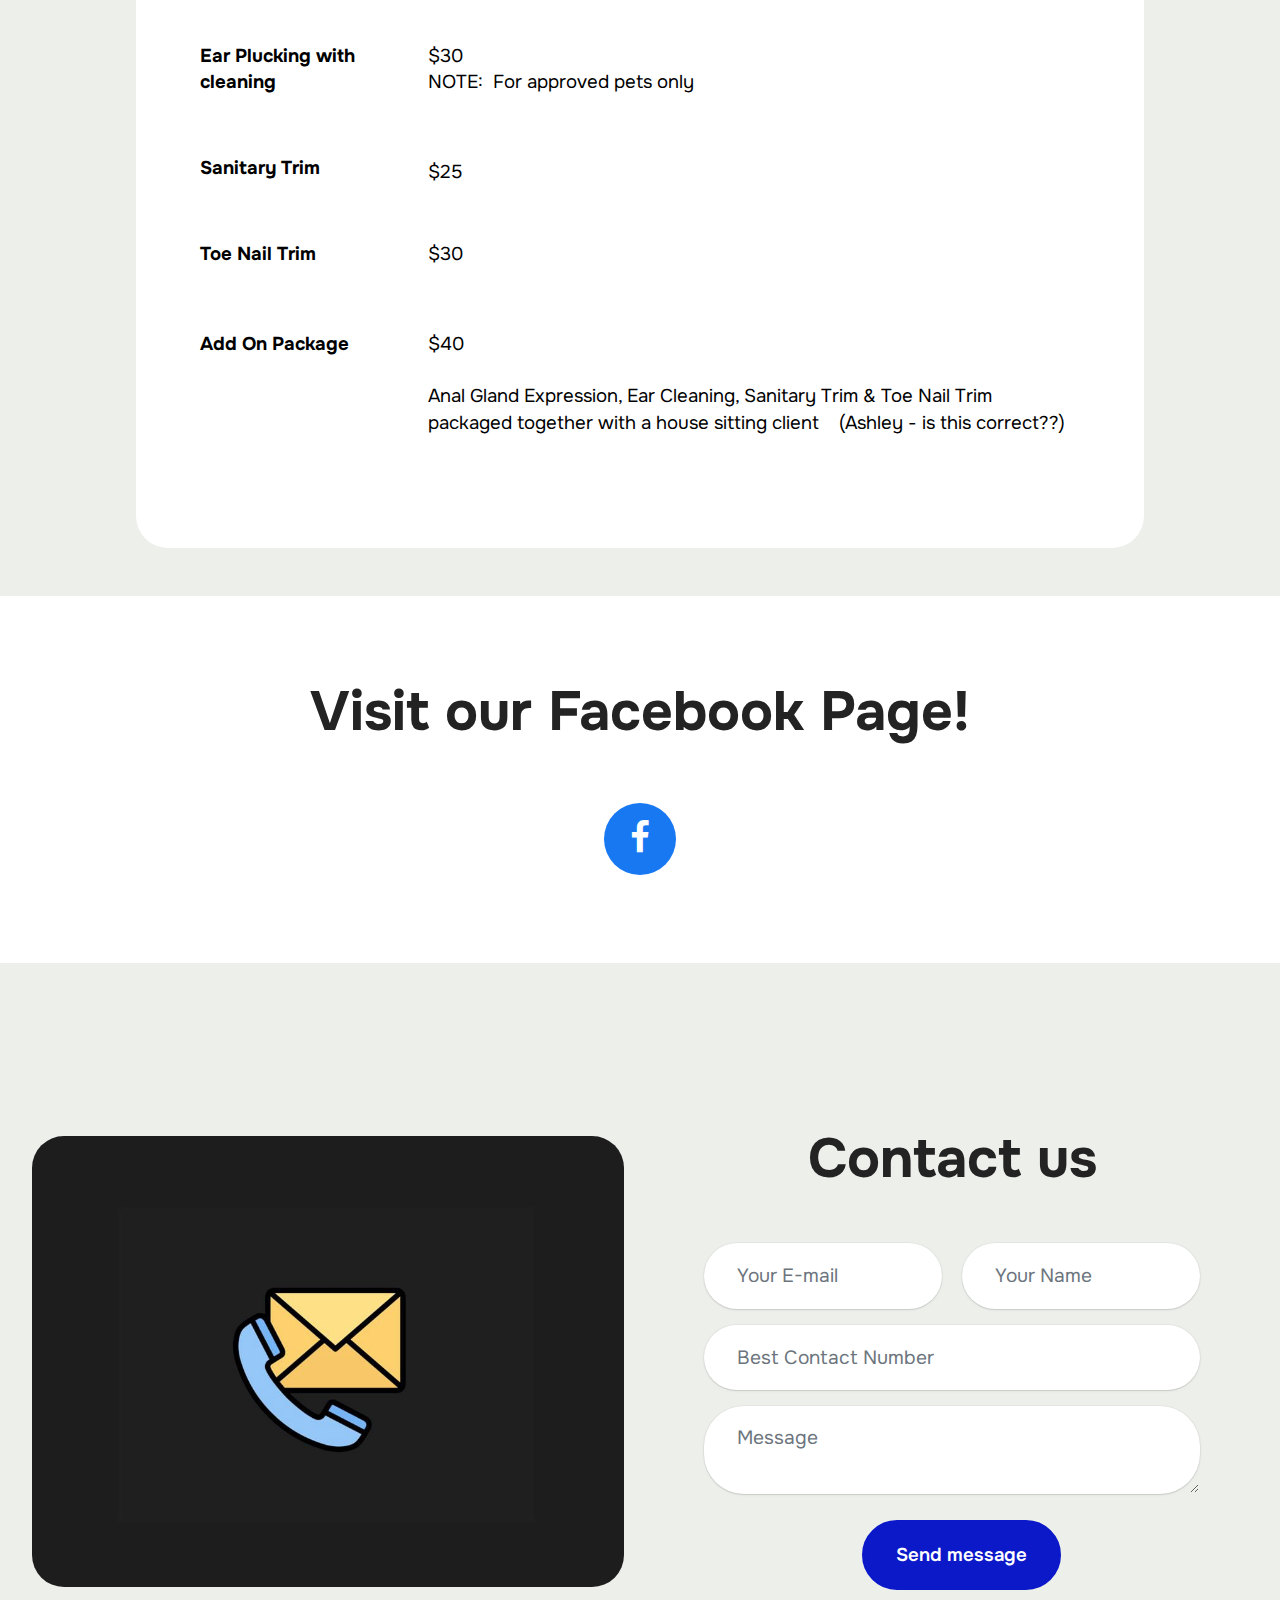
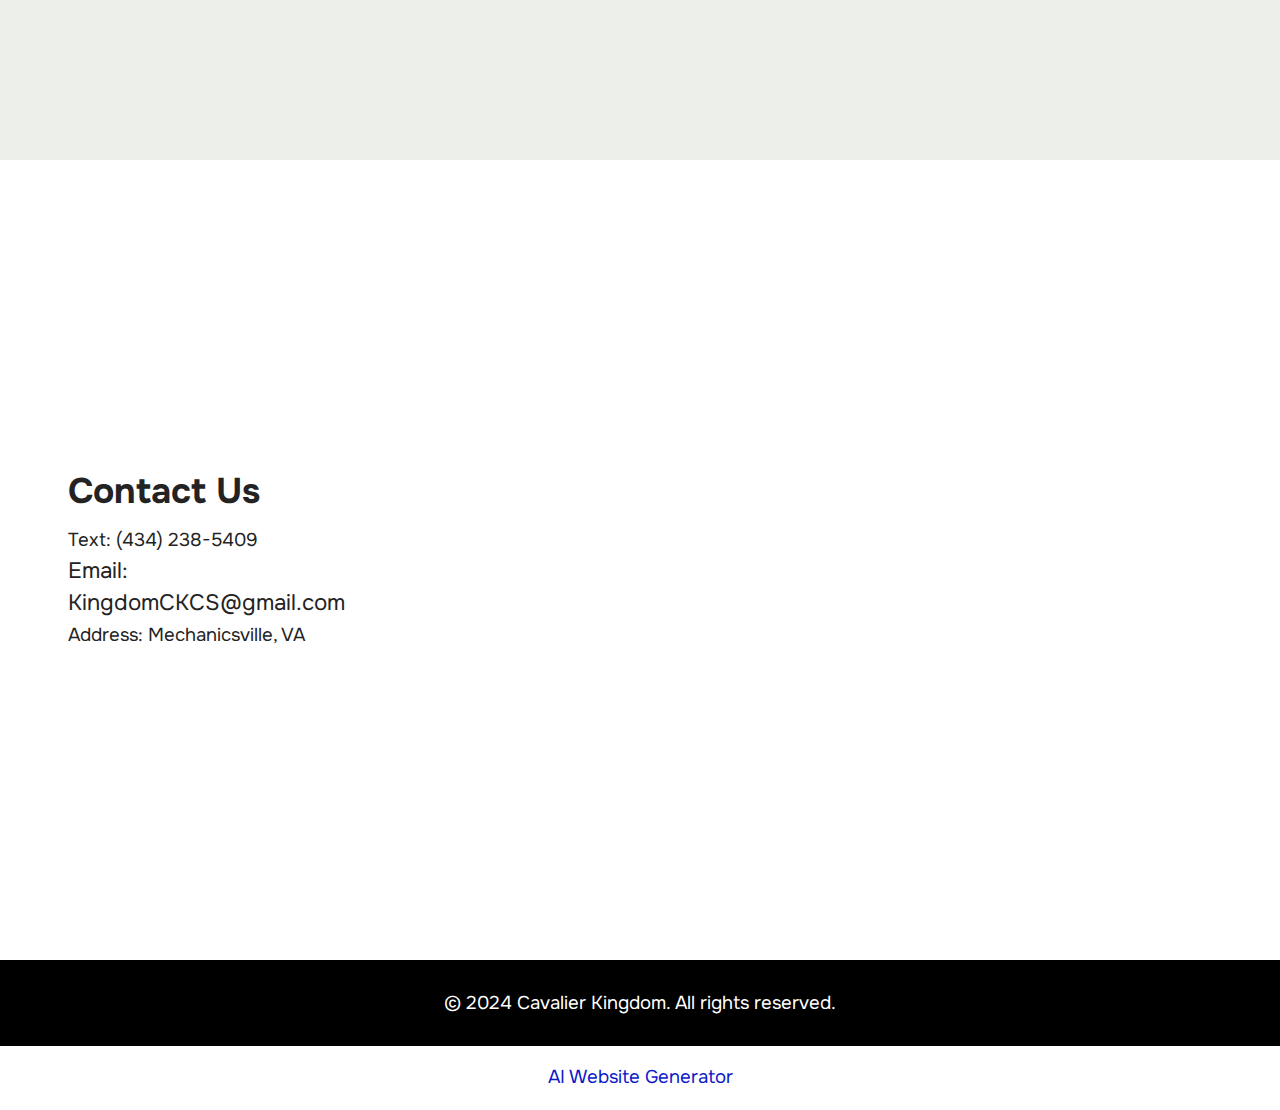
<file: page3.html>
<!DOCTYPE html>
<html  >
<head>
  <!-- Site made with Mobirise Website Builder v5.9.18, https://mobirise.com -->
  <meta charset="UTF-8">
  <meta http-equiv="X-UA-Compatible" content="IE=edge">
  <meta name="generator" content="Mobirise v5.9.18, mobirise.com">
  <meta name="viewport" content="width=device-width, initial-scale=1, minimum-scale=1">
  <link rel="shortcut icon" href="assets/images/kingdomcavaliers-quick-logo-1-206x214.jpg" type="image/x-icon">
  <meta name="description" content="As a dedicated King Charles Cavalier Spaniel trainer, I offer exceptional pet sitting, grooming, and travel nanny services tailored for your furry friends.">
  
  
  <title>Pet Grooming</title>
  <link rel="stylesheet" href="assets/web/assets/mobirise-icons2/mobirise2.css">
  <link rel="stylesheet" href="assets/bootstrap/css/bootstrap.min.css">
  <link rel="stylesheet" href="assets/bootstrap/css/bootstrap-grid.min.css">
  <link rel="stylesheet" href="assets/bootstrap/css/bootstrap-reboot.min.css">
  <link rel="stylesheet" href="assets/parallax/jarallax.css">
  <link rel="stylesheet" href="assets/dropdown/css/style.css">
  <link rel="stylesheet" href="assets/socicon/css/styles.css">
  <link rel="stylesheet" href="assets/theme/css/style.css">
  <link rel="preload" href="https://fonts.googleapis.com/css2?family=Onest:wght@400;700&display=swap&display=swap" as="style" onload="this.onload=null;this.rel='stylesheet'">
  <noscript><link rel="stylesheet" href="https://fonts.googleapis.com/css2?family=Onest:wght@400;700&display=swap&display=swap"></noscript>
  <link rel="preload" as="style" href="assets/mobirise/css/mbr-additional.css?v=HYRTkS"><link rel="stylesheet" href="assets/mobirise/css/mbr-additional.css?v=HYRTkS" type="text/css">

  
  
  
</head>
<body>
  
  <section data-bs-version="5.1" class="menu menu2 cid-ujSjy4FLAV" once="menu" id="menu02-59">
	

	<nav class="navbar navbar-dropdown navbar-fixed-top navbar-expand-lg">
		<div class="container">
			<div class="navbar-brand">
				<span class="navbar-logo">
					<a href="https://mobiri.se">
						<img src="assets/images/kingdomcavaliers-quick-logo-1-206x214.jpg" alt="Mobirise Website Builder" style="height: 4.3rem;">
					</a>
				</span>
				<span class="navbar-caption-wrap"><a class="navbar-caption text-primary display-4" href="index.html">Kingdom Cavaliers</a></span>
			</div>
			<button class="navbar-toggler" type="button" data-toggle="collapse" data-bs-toggle="collapse" data-target="#navbarSupportedContent" data-bs-target="#navbarSupportedContent" aria-controls="navbarNavAltMarkup" aria-expanded="false" aria-label="Toggle navigation">
				<div class="hamburger">
					<span></span>
					<span></span>
					<span></span>
					<span></span>
				</div>
			</button>
			<div class="collapse navbar-collapse" id="navbarSupportedContent">
				<ul class="navbar-nav nav-dropdown nav-right" data-app-modern-menu="true"><li class="nav-item">
						<a class="nav-link link text-primary display-4" href="page8.html">About Us</a>
					</li>
					<li class="nav-item">
						<a class="nav-link link text-primary display-4" href="page6.html" aria-expanded="false">Our Pups<br></a>
					</li>
					<li class="nav-item">
						<a class="nav-link link text-primary display-4" href="page2.html">Pet<br>Sitting</a>
					</li><li class="nav-item"><a class="nav-link link text-primary display-4" href="page3.html">Grooming</a></li><li class="nav-item"><a class="nav-link link text-primary display-4" href="page4.html">Training</a></li><li class="nav-item"><a class="nav-link link text-primary display-4" href="page5.html">Transportation</a></li><li class="nav-item"><a class="nav-link link text-primary display-4" href="page7.html">Stud Dog<br>Services</a></li></ul>
				
				
			</div>
		</div>
	</nav>
</section>

<section data-bs-version="5.1" class="article07 cid-ujKS1OgrR0 mbr-fullscreen mbr-parallax-background" id="article07-16">
  

  
  
  <div class="container-fluid">
    <div class="row justify-content-center">
      <div class="card col-md-12 col-lg-8">
        <div class="card-wrapper">
          
          <div class="row card-box align-left">
            <div class="item features-without-image col-12">
              <div class="item-wrapper">
                
                <p class="mbr-text mbr-fonts-style display-7">When many people think about grooming they have the misconception that grooming is "nice to have" or an optional service which is not necessary.&nbsp; However, it is an important aspect of our pet's overall well being and good health.&nbsp; It's also important for our families because - who wants a dirty, smelly pet jumping on our couch or clean linens?<br><br>Proper pet grooming allows our pets to get rid of shedding, fleas, tics, and various other health conditions that can arise.&nbsp; Proper grooming is more than just having a cute pet.&nbsp; &nbsp;You are also taking care of potentially unhealthy conditions and allows you to identify any underlying diseases early and begin treatment sooner.<br><br>However, many pet owners find their pets don't enjoy getting groomed or they don't have time to do grooming themselves.&nbsp; If this is the case with your pet, you can consider having outside help to work with your fur baby on their grooming needs.<br><br>I am delighted to be able to offer a variety of different grooming services which are available individually or can be combined into a package based on the requirements of your pet.</p>
              </div>
            </div>
            
            
          </div>
          
        </div>
      </div>
    </div>
  </div>
</section>

<section data-bs-version="5.1" class="list04 cid-uk9g4vlCwD" id="list04-5e">
  

  
  
  <div class="container">
    <div class="row justify-content-center">
      <div class="card col-md-12 col-lg-10">
        <div class="card-wrapper">
          <div class="row justify-content-center">
            <div class="col-12 mb-5 content-head">
              <h3 class="card-title mbr-fonts-style mbr-white mt-3 display-2"><strong>Grooming Options:</strong></h3>
              <h5 class="mbr-section-subtitle mbr-fonts-style align-center mb-0 mt-4 display-7">NOTE:&nbsp; &nbsp;A House Call Fee of $20 will apply to any service when I come to your home <br>&nbsp; &nbsp; &nbsp; &nbsp; &nbsp; &nbsp; &nbsp; to perform the grooming service&nbsp;or pick up / drop off your pet for the service.</h5>
            </div>
          </div>

          <div class="row justify-content-left item features-without-image mt-0 mb-5 active">
            <div class="col-12 col-md-12 col-lg-3">
              <h5 class="mbr-card-title mbr-fonts-style mt-0 mb-3 display-7">
                <strong>Anal Gland Expression</strong></h5>
            </div>
            <div class="col-md-12 col-lg item-wrapper">
              <p class="mbr-text mbr-fonts-style mt-0 mb-0 display-7">
                $30</p>
            </div>
          </div><div class="row justify-content-left item features-without-image mt-0 mb-5">
            <div class="col-12 col-md-12 col-lg-3">
              <h5 class="mbr-card-title mbr-fonts-style mt-0 mb-3 display-7">
                <strong>Bath &amp; Dry<br><br></strong></h5>
            </div>
            <div class="col-md-12 col-lg item-wrapper">
              <p class="mbr-text mbr-fonts-style mt-0 mb-0 display-7">NOTE:&nbsp; For pets that allow the dryer to be used<br><br>- Under 20 lbs&nbsp; &nbsp;...&nbsp; $40<br>- Under 50 lbs&nbsp; &nbsp;...&nbsp; $60<br>- Under 80 lbs&nbsp; &nbsp;...&nbsp; $80<br>- 80 lbs and over&nbsp; ...&nbsp; $100</p>
            </div>
          </div>
          <div class="row justify-content-left item features-without-image mt-0 mb-5">
            <div class="col-12 col-md-12 col-lg-3">
              <h5 class="mbr-card-title mbr-fonts-style mt-0 mb-3 display-7">
                <strong>Ear Cleaning</strong></h5>
            </div>
            <div class="col-md-12 col-lg item-wrapper">
              <p class="mbr-text mbr-fonts-style mt-0 mb-0 display-7">
                $20</p>
            </div>
          </div>
          <div class="row justify-content-left item features-without-image mt-0 mb-5">

            <div class="col-12 col-md-12 col-lg-3 ">
              <h5 class="mbr-card-title mbr-fonts-style mt-0 mb-3 display-7">
                <strong>Ear Plucking&nbsp;with cleaning</strong></h5>
            </div>
            <div class="col-md-12 col-lg">
              <p class="mbr-text mbr-fonts-style mt-0 mb-0 item-wrapper display-7">$30<br>NOTE:&nbsp; For approved pets only</p>
            </div>
          </div><div class="row justify-content-left item features-without-image mt-0 mb-5">

            <div class="col-12 col-md-12 col-lg-3 ">
              <h5 class="mbr-card-title mbr-fonts-style mt-0 mb-3 display-7"><p>
                <strong>Sanitary Trim</strong></p></h5>
            </div>
            <div class="col-md-12 col-lg">
              <p class="mbr-text mbr-fonts-style mt-0 mb-0 item-wrapper display-7">$25</p>
            </div>
          </div><div class="row justify-content-left item features-without-image mt-0 mb-5">

            <div class="col-12 col-md-12 col-lg-3 ">
              <h5 class="mbr-card-title mbr-fonts-style mt-0 mb-3 display-7">
                <strong>Toe Nail Trim</strong></h5>
            </div>
            <div class="col-md-12 col-lg">
              <p class="mbr-text mbr-fonts-style mt-0 mb-0 item-wrapper display-7">$30</p>
            </div>
          </div><div class="row justify-content-left item features-without-image mt-0 mb-5">

            <div class="col-12 col-md-12 col-lg-3 ">
              <h5 class="mbr-card-title mbr-fonts-style mt-0 mb-3 display-7">
                <strong>Add On Package</strong></h5>
            </div>
            <div class="col-md-12 col-lg">
              <p class="mbr-text mbr-fonts-style mt-0 mb-0 item-wrapper display-7">$40<br><br>Anal Gland Expression, Ear Cleaning, Sanitary Trim &amp; Toe Nail Trim packaged together with a house sitting client&nbsp; &nbsp; (Ashley - is this correct??)<br></p>
            </div>
          </div>


        </div>
      </div>
    </div>
  </div>
</section>

<section data-bs-version="5.1" class="social4 cid-uk9w8EGtNX" id="social04-5h">
    
    
    

    <div class="container">
        <div class="media-container-row">
            <div class="col-12">
                <h3 class="mbr-section-title align-center mb-5 mbr-fonts-style display-2">
                    <strong>Visit our Facebook Page!</strong>
                </h3>
                <div class="social-list align-center">
                    <a class="iconfont-wrapper bg-facebook m-2 " target="_blank" href="https://www.facebook.com/groups/1490678041589144">
                        <span class="socicon-facebook socicon"></span>
                    </a>
                    
                    
                    
                    
                    
                    
                    
                    
                    
                    
                </div>
            </div>
        </div>
    </div>
</section>

<section data-bs-version="5.1" class="form03 cid-ukfzwSfPfO" id="form03-68">
    

    

    <div class="container">
        <div class="row justify-content-center">
            <div class="col-12 col-lg item-wrapper">
                <div class="mbr-section-head mb-5">
                    <h3 class="mbr-section-title mbr-fonts-style align-center mb-0 display-2">
                        <strong>Contact us</strong>
                    </h3>
                    
                </div>
                <div class="col-lg-12 mx-auto mbr-form" data-form-type="formoid">
                    <form action="https://mobirise.eu/" method="POST" class="mbr-form form-with-styler" data-form-title="Form Name"><input type="hidden" name="email" data-form-email="true" value="rhjiUiwEwGn6JtyjFCswq1DsShxc70JZK1+cfxu5covJ+zkht3nkAitgwUHe2Vu3mdchFXUY7b665n+sjcUnXYmjusVrg+G7mO3EHF/sm/Lhs+OYDYUDLVl8ruh7MpAE">
                        <div class="row">
                            <div hidden="hidden" data-form-alert="" class="alert alert-success col-12">Thanks for filling out the form!   I will reply to your request within 48 hours.</div>
                            <div hidden="hidden" data-form-alert-danger="" class="alert alert-danger col-12">
                                Oops...! some problem!
                            </div>
                        </div>
                        <div class="dragArea row">
                            <div class="col-md col-sm-12 form-group mb-3 mb-3" data-for="name">
                                <input type="text" name="name" placeholder="Your Name" data-form-field="name" class="form-control" value="" id="name-form03-68">
                            </div>
                            <div class="col-md col-sm-12 form-group mb-3 mb-3" data-for="email">
                                <input type="email" name="email" placeholder="Your E-mail" data-form-field="email" class="form-control" value="" id="email-form03-68">
                            </div>
                            <div class="col-12 form-group mb-3 mb-3" data-for="phone">
                                <input type="tel" name="phone" placeholder="Best Contact Number" data-form-field="phone" class="form-control" value="" id="phone-form03-68">
                            </div>
                            <div class="col-12 form-group mb-3 mb-3" data-for="textarea">
                                <textarea name="textarea" placeholder="Message" data-form-field="textarea" class="form-control" id="textarea-form03-68"></textarea>
                            </div>
                            <div class="col-lg-12 col-md-12 col-sm-12 align-center mbr-section-btn">
                                <button type="submit" class="btn btn-primary display-7">
                                    Send message
                                </button>
                            </div>
                        </div>
                    </form>
                </div>


            </div>
            <div class="col-12 col-lg-6">
                <div class="image-wrapper">
                    <img class="w-100" src="assets/images/contact-us-icon-2-942x717.jpg" alt="Mobirise Website Builder">
                </div>
            </div>

        </div>
    </div>
</section>

<section data-bs-version="5.1" class="contacts4 map1 cid-uk9w6gQQ15" id="contacts04-5f">

	

    <div class="main_wrapper">
		<div class="b_wrapper">
			<div class="container-fluid">
				<div class="row justify-content-start">
					<div class="col-md-5 col-lg-4 item-wrapper">
                        <h5 class="cardTitle mbr-fonts-style mb-2 display-5">
                            <strong>Contact Us</strong>
                        </h5>
                        <ul class="list mbr-fonts-style display-7">
                            <li class="mbr-text item-wrap">
                            Text:                                
                            <a href="tel:(555) 123-4567" class="text-black">(4</a>34) 238-5409</li>

                            <li class="mbr-text item-wrap"><span style="font-size: 1.4rem;">Email: KingdomCKCS@gmail.com</span><br></li>

                            <li class="mbr-text item-wrap">                        
                            Address:
                            Mechanicsville, VA</li>
                        </ul>
					</div>
				</div>
			</div>
		</div>
        <div class="google-map"><iframe frameborder="0" style="border:0" src="https://www.google.com/maps/embed/v1/place?key=AIzaSyBQ55g-IgRRgXrd803PTWDTb7kd6aAitNQ&amp;q=23111" allowfullscreen=""></iframe></div>
	</div>
</section>

<section data-bs-version="5.1" class="footer4 cid-ujKS1WNBqu" once="footers" id="footer04-1h">

    

    

    <div class="container">
        <div class="media-container-row align-center mbr-white">
            <div class="col-12">
                <p class="mbr-text mb-0 mbr-fonts-style display-7">© 2024 Cavalier Kingdom. All rights reserved.</p>
            </div>
        </div>
    </div>
</section><section class="display-7" style="padding: 0;align-items: center;justify-content: center;flex-wrap: wrap;    align-content: center;display: flex;position: relative;height: 4rem;"><a href="https://mobiri.se/2546818" style="flex: 1 1;height: 4rem;position: absolute;width: 100%;z-index: 1;"><img alt="" style="height: 4rem;" src="[data-uri]"></a><p style="margin: 0;text-align: center;" class="display-7">&#8204;</p><a style="z-index:1" href="https://mobirise.com/builder/ai-website-generator.html">AI Website Generator</a></section><script src="assets/bootstrap/js/bootstrap.bundle.min.js"></script>  <script src="assets/parallax/jarallax.js"></script>  <script src="assets/smoothscroll/smooth-scroll.js"></script>  <script src="assets/ytplayer/index.js"></script>  <script src="assets/dropdown/js/navbar-dropdown.js"></script>  <script src="assets/theme/js/script.js"></script>  <script src="assets/formoid/formoid.min.js"></script>  
  
  
</body>
</html>
</file>
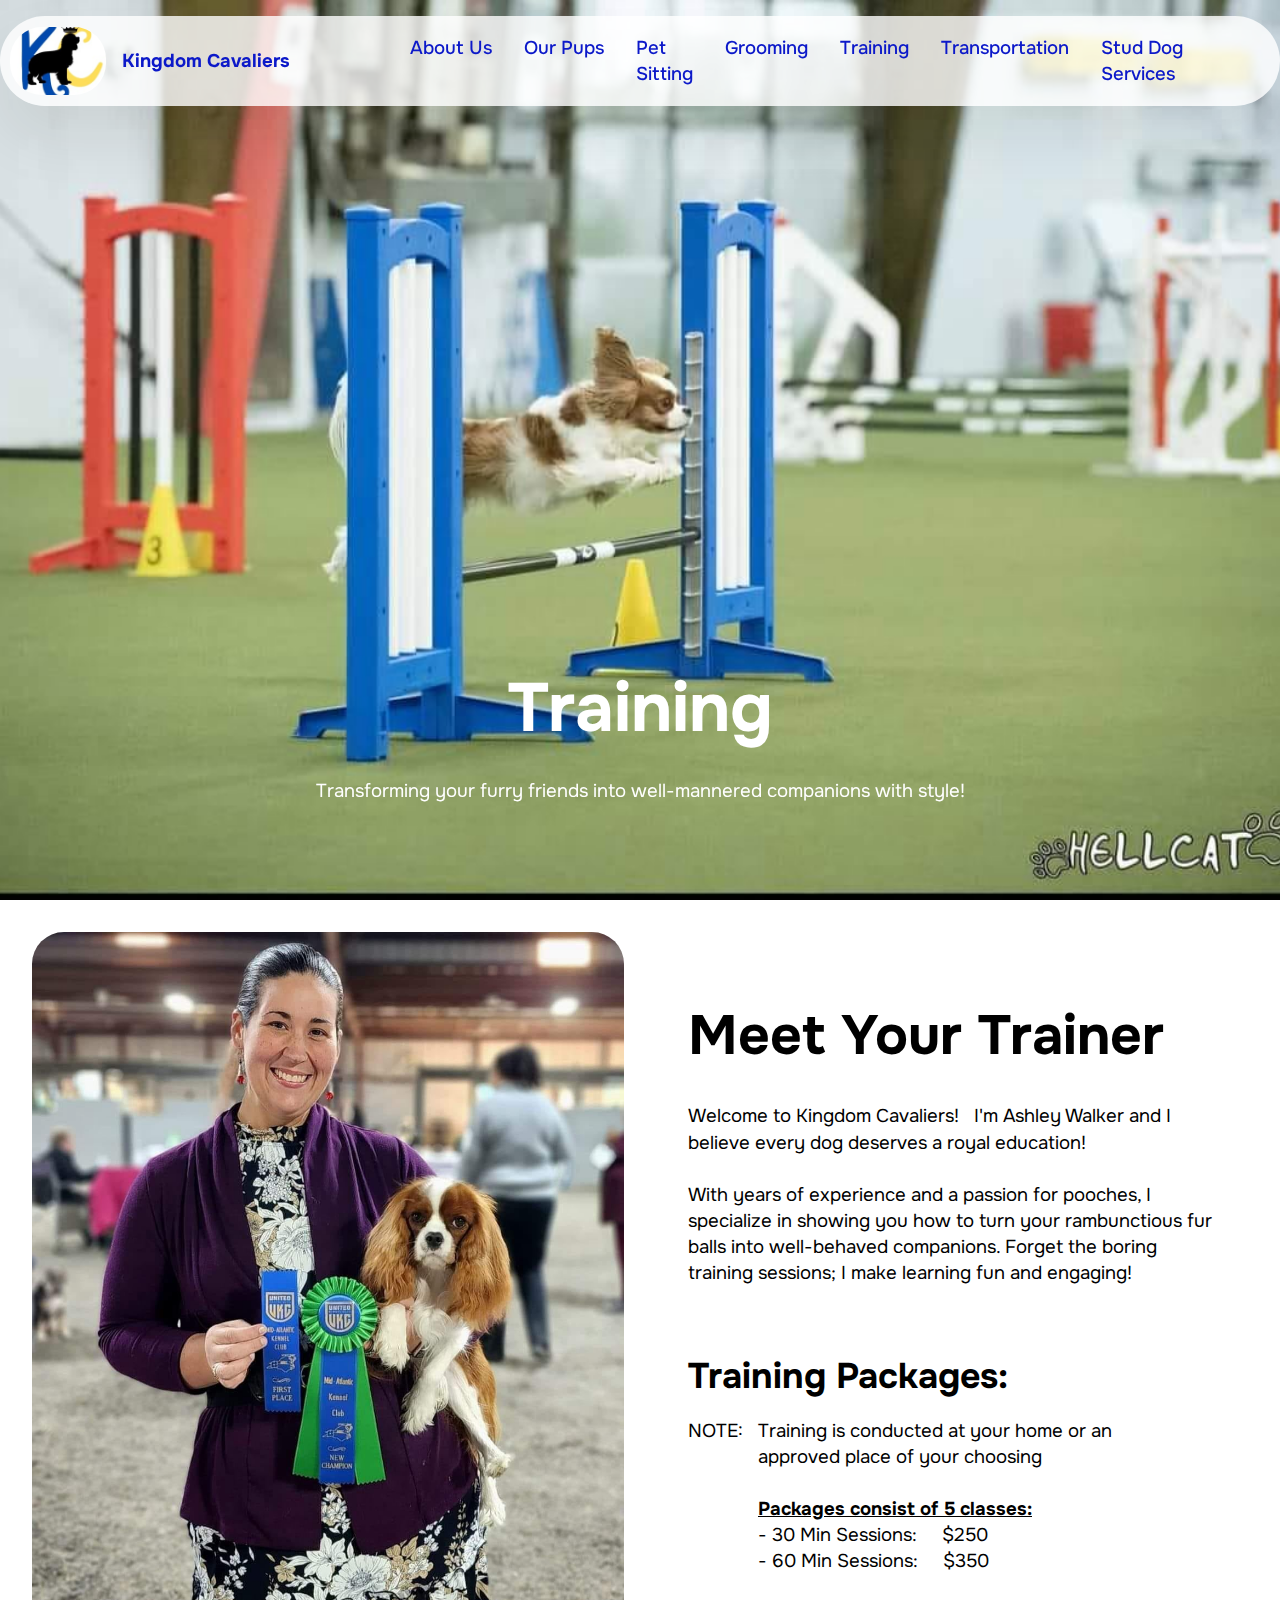
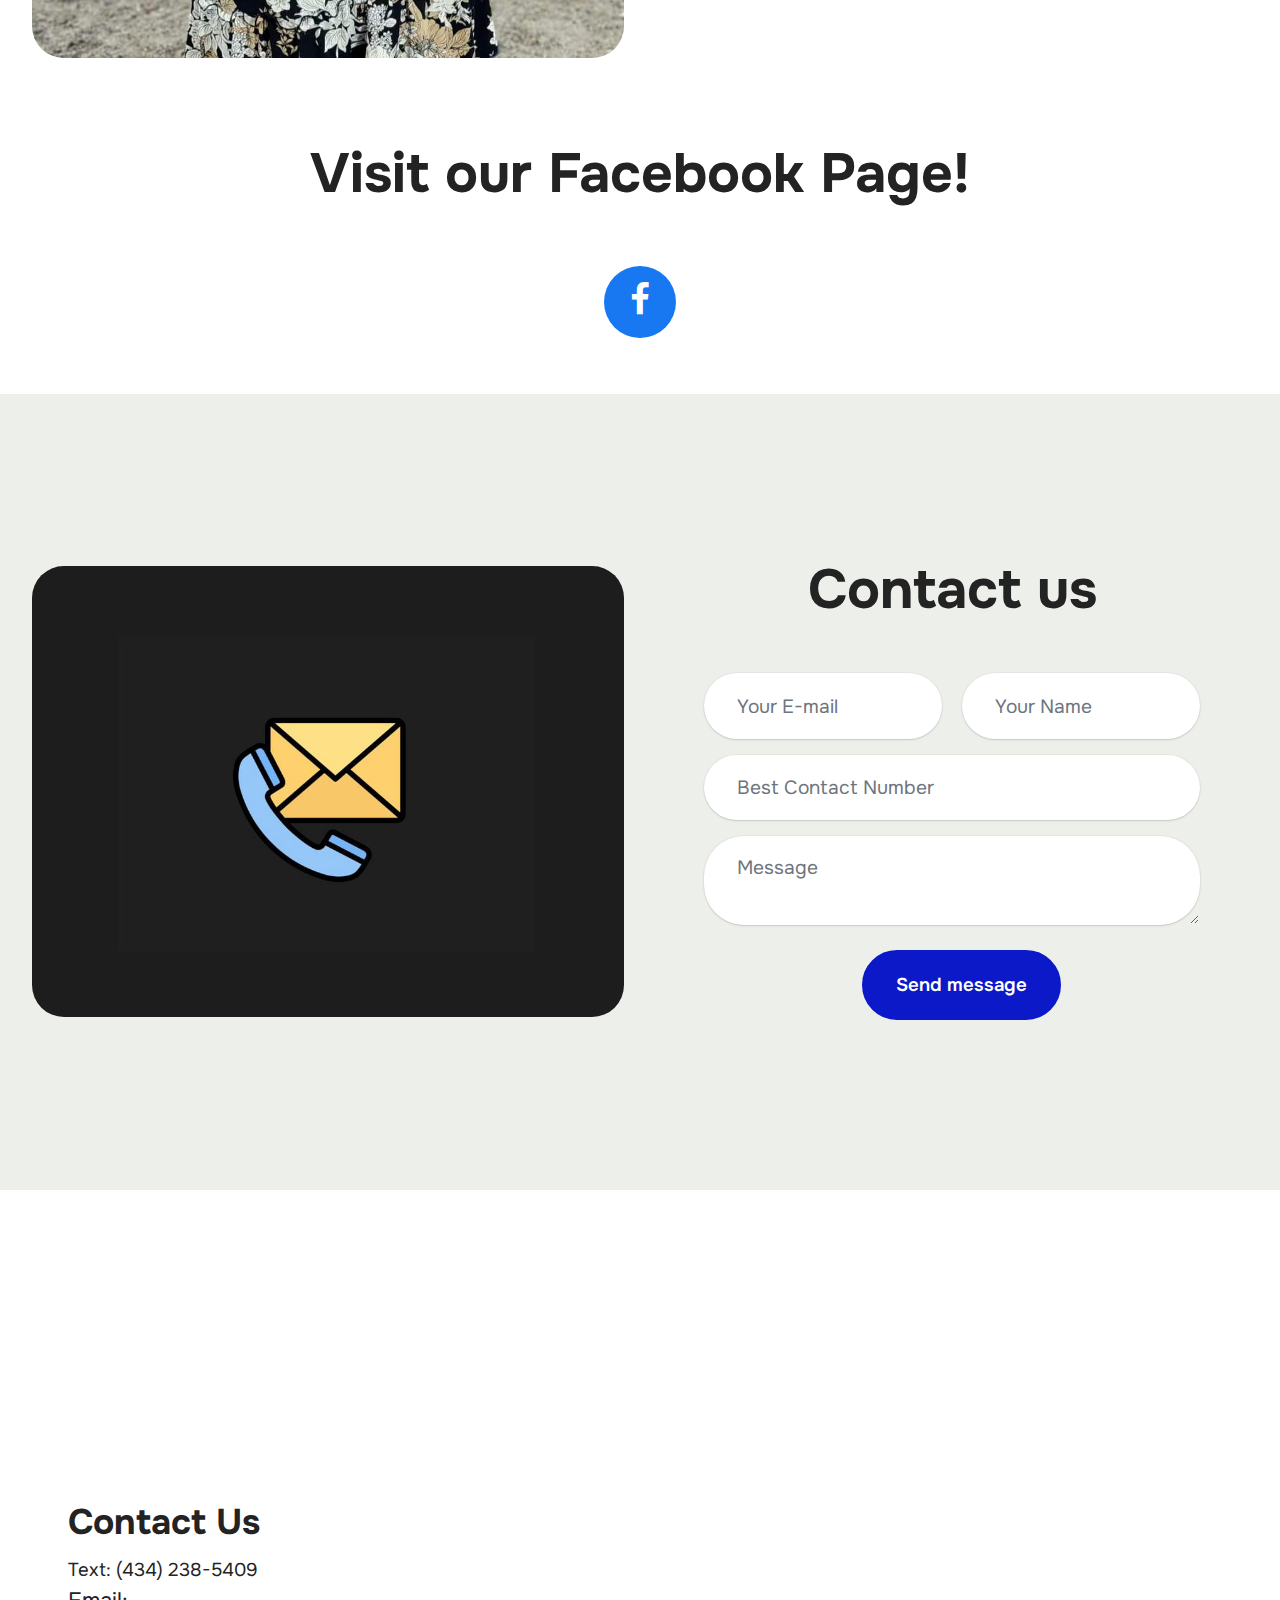
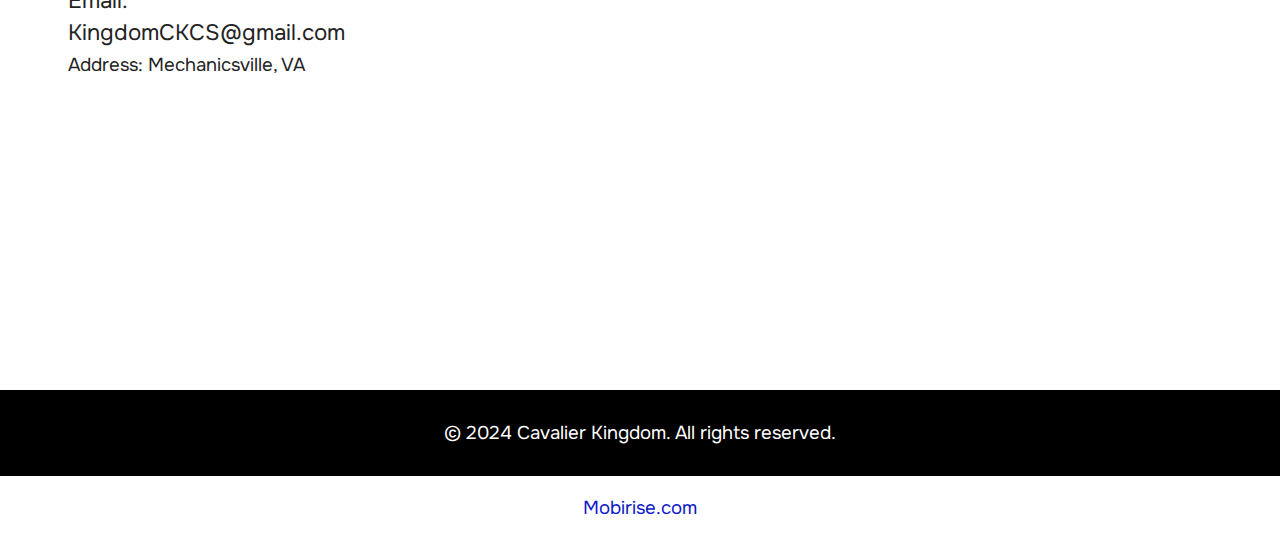
<file: page4.html>
<!DOCTYPE html>
<html  >
<head>
  <!-- Site made with Mobirise Website Builder v5.9.18, https://mobirise.com -->
  <meta charset="UTF-8">
  <meta http-equiv="X-UA-Compatible" content="IE=edge">
  <meta name="generator" content="Mobirise v5.9.18, mobirise.com">
  <meta name="viewport" content="width=device-width, initial-scale=1, minimum-scale=1">
  <link rel="shortcut icon" href="assets/images/kingdomcavaliers-quick-logo-1-206x214.jpg" type="image/x-icon">
  <meta name="description" content="As a dedicated King Charles Cavalier Spaniel trainer, I offer exceptional pet sitting, grooming, and travel nanny services tailored for your furry friends.">
  
  
  <title>Pet Training</title>
  <link rel="stylesheet" href="assets/web/assets/mobirise-icons2/mobirise2.css">
  <link rel="stylesheet" href="assets/bootstrap/css/bootstrap.min.css">
  <link rel="stylesheet" href="assets/bootstrap/css/bootstrap-grid.min.css">
  <link rel="stylesheet" href="assets/bootstrap/css/bootstrap-reboot.min.css">
  <link rel="stylesheet" href="assets/parallax/jarallax.css">
  <link rel="stylesheet" href="assets/dropdown/css/style.css">
  <link rel="stylesheet" href="assets/socicon/css/styles.css">
  <link rel="stylesheet" href="assets/theme/css/style.css">
  <link rel="preload" href="https://fonts.googleapis.com/css2?family=Onest:wght@400;700&display=swap&display=swap" as="style" onload="this.onload=null;this.rel='stylesheet'">
  <noscript><link rel="stylesheet" href="https://fonts.googleapis.com/css2?family=Onest:wght@400;700&display=swap&display=swap"></noscript>
  <link rel="preload" as="style" href="assets/mobirise/css/mbr-additional.css?v=TyW3j5"><link rel="stylesheet" href="assets/mobirise/css/mbr-additional.css?v=TyW3j5" type="text/css">

  
  
  
</head>
<body>
  
  <section data-bs-version="5.1" class="menu menu2 cid-ujSjy4FLAV" once="menu" id="menu02-59">
	

	<nav class="navbar navbar-dropdown navbar-fixed-top navbar-expand-lg">
		<div class="container">
			<div class="navbar-brand">
				<span class="navbar-logo">
					<a href="https://mobiri.se">
						<img src="assets/images/kingdomcavaliers-quick-logo-1-206x214.jpg" alt="Mobirise Website Builder" style="height: 4.3rem;">
					</a>
				</span>
				<span class="navbar-caption-wrap"><a class="navbar-caption text-primary display-4" href="index.html">Kingdom Cavaliers</a></span>
			</div>
			<button class="navbar-toggler" type="button" data-toggle="collapse" data-bs-toggle="collapse" data-target="#navbarSupportedContent" data-bs-target="#navbarSupportedContent" aria-controls="navbarNavAltMarkup" aria-expanded="false" aria-label="Toggle navigation">
				<div class="hamburger">
					<span></span>
					<span></span>
					<span></span>
					<span></span>
				</div>
			</button>
			<div class="collapse navbar-collapse" id="navbarSupportedContent">
				<ul class="navbar-nav nav-dropdown nav-right" data-app-modern-menu="true"><li class="nav-item">
						<a class="nav-link link text-primary display-4" href="page8.html">About Us</a>
					</li>
					<li class="nav-item">
						<a class="nav-link link text-primary display-4" href="page6.html" aria-expanded="false">Our Pups<br></a>
					</li>
					<li class="nav-item">
						<a class="nav-link link text-primary display-4" href="page2.html">Pet<br>Sitting</a>
					</li><li class="nav-item"><a class="nav-link link text-primary display-4" href="page3.html">Grooming</a></li><li class="nav-item"><a class="nav-link link text-primary display-4" href="page4.html">Training</a></li><li class="nav-item"><a class="nav-link link text-primary display-4" href="page5.html">Transportation</a></li><li class="nav-item"><a class="nav-link link text-primary display-4" href="page7.html">Stud Dog<br>Services</a></li></ul>
				
				
			</div>
		</div>
	</nav>
</section>

<section data-bs-version="5.1" class="header16 cid-ujKS3Kw8n8 mbr-fullscreen mbr-parallax-background" id="header17-1j">
  
  
  <div class="container-fluid">
    <div class="row">
      <div class="content-wrap col-12 col-md-12">
        <h1 class="mbr-section-title mbr-fonts-style mbr-white mb-4 display-1">
          <strong>Training</strong></h1>
        
        <p class="mbr-fonts-style mbr-text mbr-white mb-4 display-7">Transforming your furry friends into well-mannered companions with style!</p>
        
      </div>
    </div>
  </div>
</section>

<section data-bs-version="5.1" class="article2 cid-ujKS3L6KvX" id="article02-1k">
	

	
	

	<div class="container">
		<div class="row justify-content-center">
			<div class="col-12 col-md-12 col-lg-6 image-wrapper">
				<img class="w-100" src="assets/images/gus-ashley-photo-1-1080x1324.jpg" alt="Mobirise Website Builder">
			</div>
			<div class="col-12 col-md-12 col-lg">
				<div class="text-wrapper align-left">
					<h1 class="mbr-section-title mbr-fonts-style mb-4 display-2">
						<strong>Meet Your Trainer</strong>
					</h1>
					<p class="mbr-text align-left mbr-fonts-style mb-3 display-7">Welcome to Kingdom Cavaliers!&nbsp; &nbsp;I'm Ashley Walker and I believe every dog deserves a royal education! <br><br>With years of experience and a passion for pooches, I specialize in showing you how to turn your rambunctious fur balls into well-behaved companions. Forget the boring training sessions; I make learning fun and engaging!</p>

					<p class="mbr-text align-left mbr-fonts-style mb-3 display-5"><br><strong>Training Packages:</strong></p>

					<p class="mbr-text align-left mbr-fonts-style mb-3 display-7">NOTE:&nbsp; &nbsp;Training is conducted at your home or an <br>&nbsp; &nbsp; &nbsp; &nbsp; &nbsp; &nbsp; &nbsp; approved place of your choosing<br><br>&nbsp; &nbsp; &nbsp; &nbsp; &nbsp; &nbsp; &nbsp;&nbsp;<strong><u>Packages consist of 5 classes:</u></strong><br>&nbsp; &nbsp; &nbsp; &nbsp; &nbsp; &nbsp; &nbsp; - 30 Min Sessions:&nbsp; &nbsp; &nbsp;$250<br>&nbsp; &nbsp; &nbsp; &nbsp; &nbsp; &nbsp; &nbsp; - 60 Min Sessions:&nbsp; &nbsp; &nbsp;$350</p>

					
				</div>
			</div>
		</div>
	</div>
</section>

<section data-bs-version="5.1" class="social4 cid-uk9DhEhb76" id="social04-5q">
    
    
    

    <div class="container">
        <div class="media-container-row">
            <div class="col-12">
                <h3 class="mbr-section-title align-center mb-5 mbr-fonts-style display-2">
                    <strong>Visit our Facebook Page!</strong>
                </h3>
                <div class="social-list align-center">
                    <a class="iconfont-wrapper bg-facebook m-2 " target="_blank" href="https://www.facebook.com/groups/1490678041589144">
                        <span class="socicon-facebook socicon"></span>
                    </a>
                    
                    
                    
                    
                    
                    
                    
                    
                    
                    
                </div>
            </div>
        </div>
    </div>
</section>

<section data-bs-version="5.1" class="form03 cid-ukfzEKib6V" id="form03-69">
    

    

    <div class="container">
        <div class="row justify-content-center">
            <div class="col-12 col-lg item-wrapper">
                <div class="mbr-section-head mb-5">
                    <h3 class="mbr-section-title mbr-fonts-style align-center mb-0 display-2">
                        <strong>Contact us</strong>
                    </h3>
                    
                </div>
                <div class="col-lg-12 mx-auto mbr-form" data-form-type="formoid">
                    <form action="https://mobirise.eu/" method="POST" class="mbr-form form-with-styler" data-form-title="Form Name"><input type="hidden" name="email" data-form-email="true" value="xQWGcso2WEIidqXRSYqmnQCH39/0deSHFNcZfkPBekoTJ5ewI0zf1AL+cs1VkPpOpmxSGaFFe/qX2QUG+/9z0qf6vaFr8e2gi2YfaBy/7LMtKaBsHojwxwl/I+3q//IM">
                        <div class="row">
                            <div hidden="hidden" data-form-alert="" class="alert alert-success col-12">Thanks for filling out the form!   I will reply to your request within 48 hours.</div>
                            <div hidden="hidden" data-form-alert-danger="" class="alert alert-danger col-12">
                                Oops...! some problem!
                            </div>
                        </div>
                        <div class="dragArea row">
                            <div class="col-md col-sm-12 form-group mb-3 mb-3" data-for="name">
                                <input type="text" name="name" placeholder="Your Name" data-form-field="name" class="form-control" value="" id="name-form03-69">
                            </div>
                            <div class="col-md col-sm-12 form-group mb-3 mb-3" data-for="email">
                                <input type="email" name="email" placeholder="Your E-mail" data-form-field="email" class="form-control" value="" id="email-form03-69">
                            </div>
                            <div class="col-12 form-group mb-3 mb-3" data-for="phone">
                                <input type="tel" name="phone" placeholder="Best Contact Number" data-form-field="phone" class="form-control" value="" id="phone-form03-69">
                            </div>
                            <div class="col-12 form-group mb-3 mb-3" data-for="textarea">
                                <textarea name="textarea" placeholder="Message" data-form-field="textarea" class="form-control" id="textarea-form03-69"></textarea>
                            </div>
                            <div class="col-lg-12 col-md-12 col-sm-12 align-center mbr-section-btn">
                                <button type="submit" class="btn btn-primary display-7">
                                    Send message
                                </button>
                            </div>
                        </div>
                    </form>
                </div>


            </div>
            <div class="col-12 col-lg-6">
                <div class="image-wrapper">
                    <img class="w-100" src="assets/images/contact-us-icon-2-942x717.jpg" alt="Mobirise Website Builder">
                </div>
            </div>

        </div>
    </div>
</section>

<section data-bs-version="5.1" class="contacts4 map1 cid-uk9DeYIjno" id="contacts04-5p">

	

    <div class="main_wrapper">
		<div class="b_wrapper">
			<div class="container-fluid">
				<div class="row justify-content-start">
					<div class="col-md-5 col-lg-4 item-wrapper">
                        <h5 class="cardTitle mbr-fonts-style mb-2 display-5">
                            <strong>Contact Us</strong>
                        </h5>
                        <ul class="list mbr-fonts-style display-7">
                            <li class="mbr-text item-wrap">
                            Text:                                
                            <a href="tel:(555) 123-4567" class="text-black">(4</a>34) 238-5409</li>

                            <li class="mbr-text item-wrap"><span style="font-size: 1.4rem;">Email: KingdomCKCS@gmail.com</span><br></li>

                            <li class="mbr-text item-wrap">                        
                            Address:
                            Mechanicsville, VA</li>
                        </ul>
					</div>
				</div>
			</div>
		</div>
        <div class="google-map"><iframe frameborder="0" style="border:0" src="https://www.google.com/maps/embed/v1/place?key=AIzaSyBQ55g-IgRRgXrd803PTWDTb7kd6aAitNQ&amp;q=23111" allowfullscreen=""></iframe></div>
	</div>
</section>

<section data-bs-version="5.1" class="footer4 cid-ujKS3Wmzbr" once="footers" id="footer04-1z">

    

    

    <div class="container">
        <div class="media-container-row align-center mbr-white">
            <div class="col-12">
                <p class="mbr-text mb-0 mbr-fonts-style display-7">© 2024 Cavalier Kingdom. All rights reserved.</p>
            </div>
        </div>
    </div>
</section><section class="display-7" style="padding: 0;align-items: center;justify-content: center;flex-wrap: wrap;    align-content: center;display: flex;position: relative;height: 4rem;"><a href="https://mobiri.se/2546818" style="flex: 1 1;height: 4rem;position: absolute;width: 100%;z-index: 1;"><img alt="" style="height: 4rem;" src="[data-uri]"></a><p style="margin: 0;text-align: center;" class="display-7">&#8204;</p><a style="z-index:1" href="https://mobirise.com">Mobirise.com </a></section><script src="assets/bootstrap/js/bootstrap.bundle.min.js"></script>  <script src="assets/parallax/jarallax.js"></script>  <script src="assets/smoothscroll/smooth-scroll.js"></script>  <script src="assets/ytplayer/index.js"></script>  <script src="assets/dropdown/js/navbar-dropdown.js"></script>  <script src="assets/theme/js/script.js"></script>  <script src="assets/formoid/formoid.min.js"></script>  
  
  
</body>
</html>
</file>
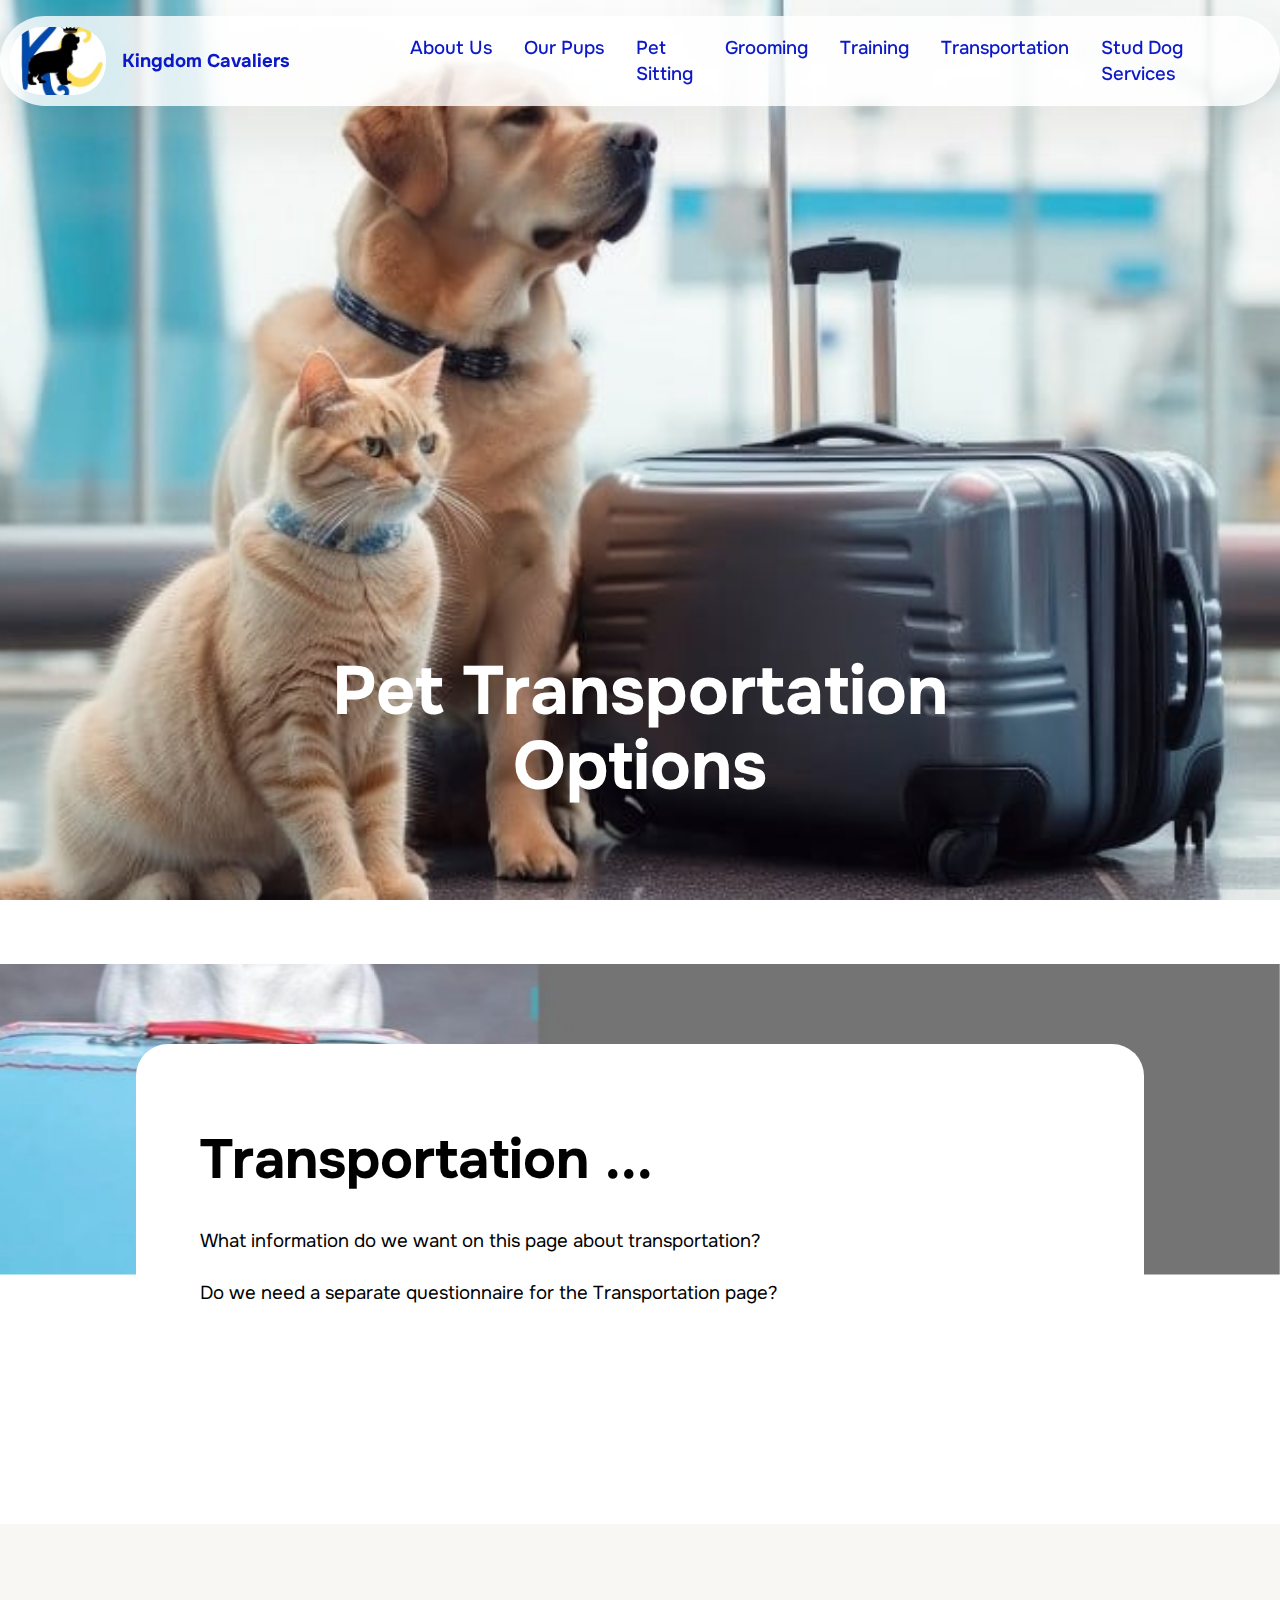
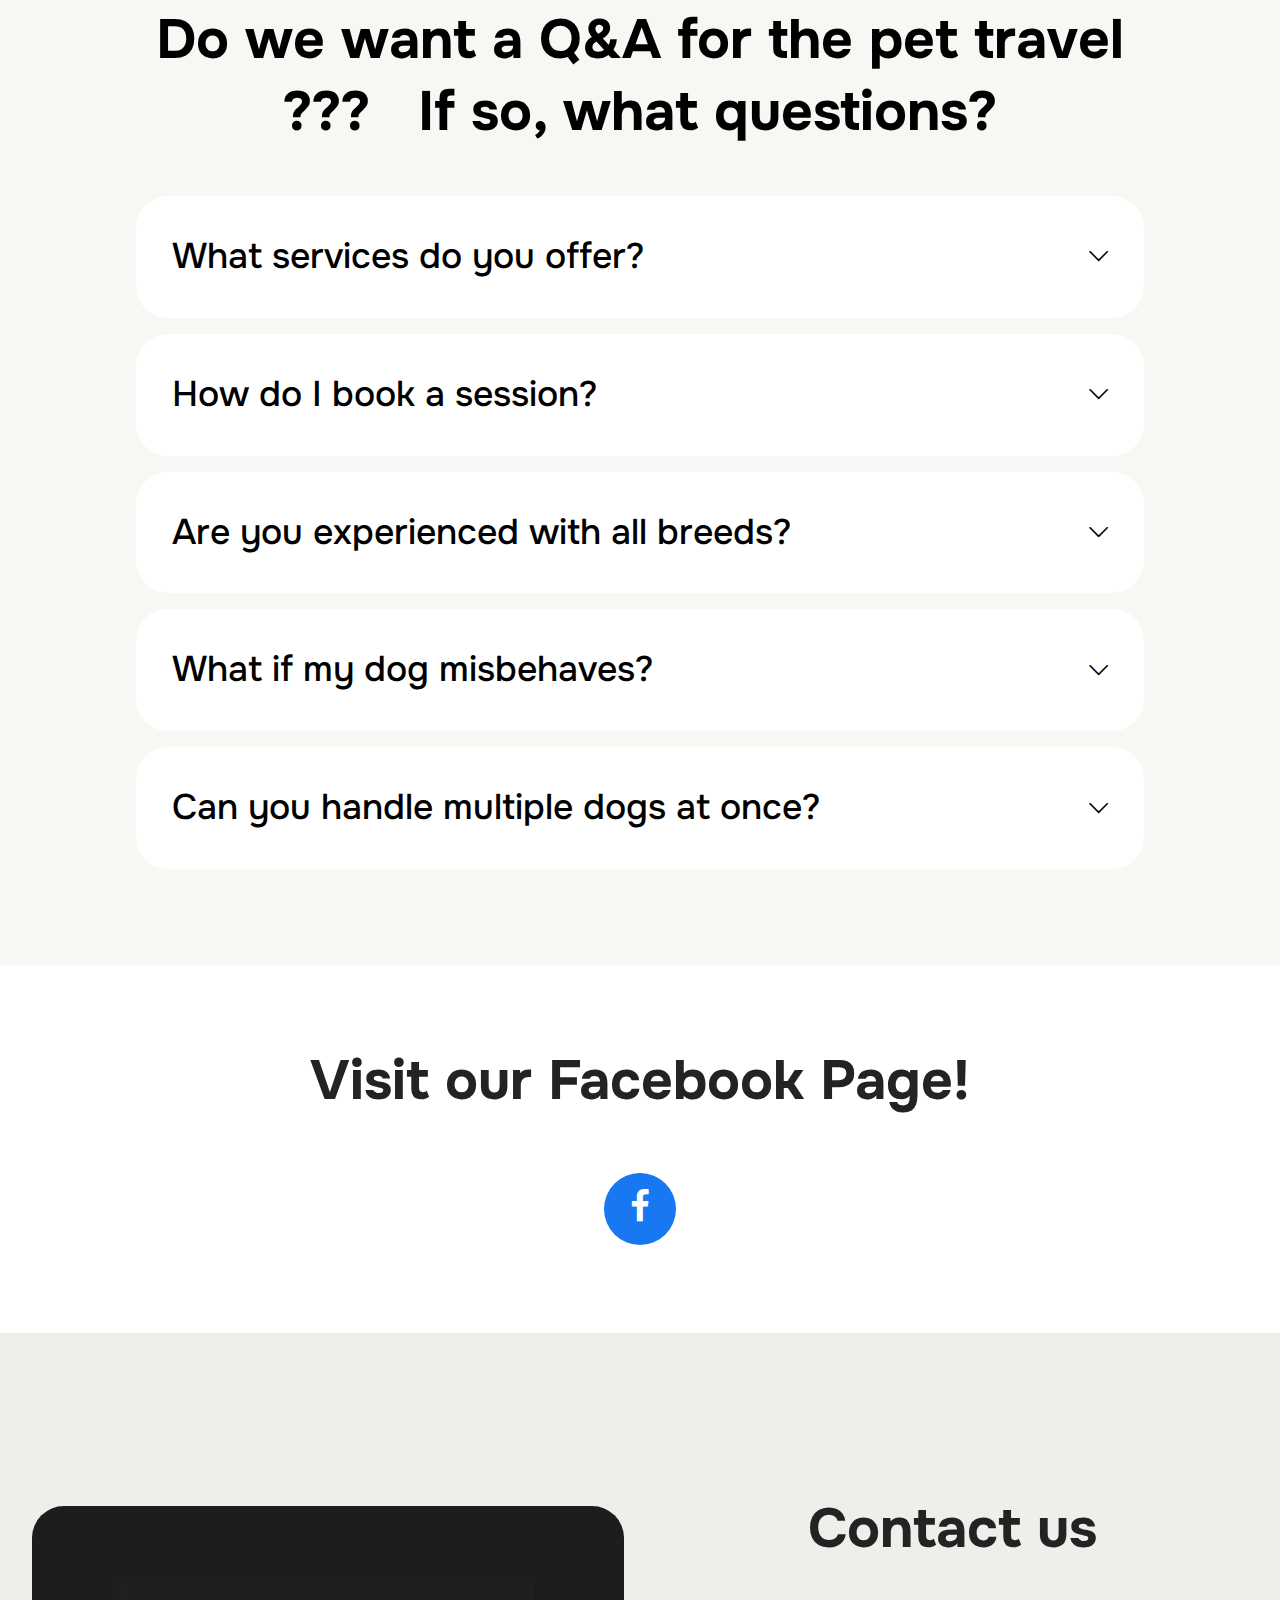
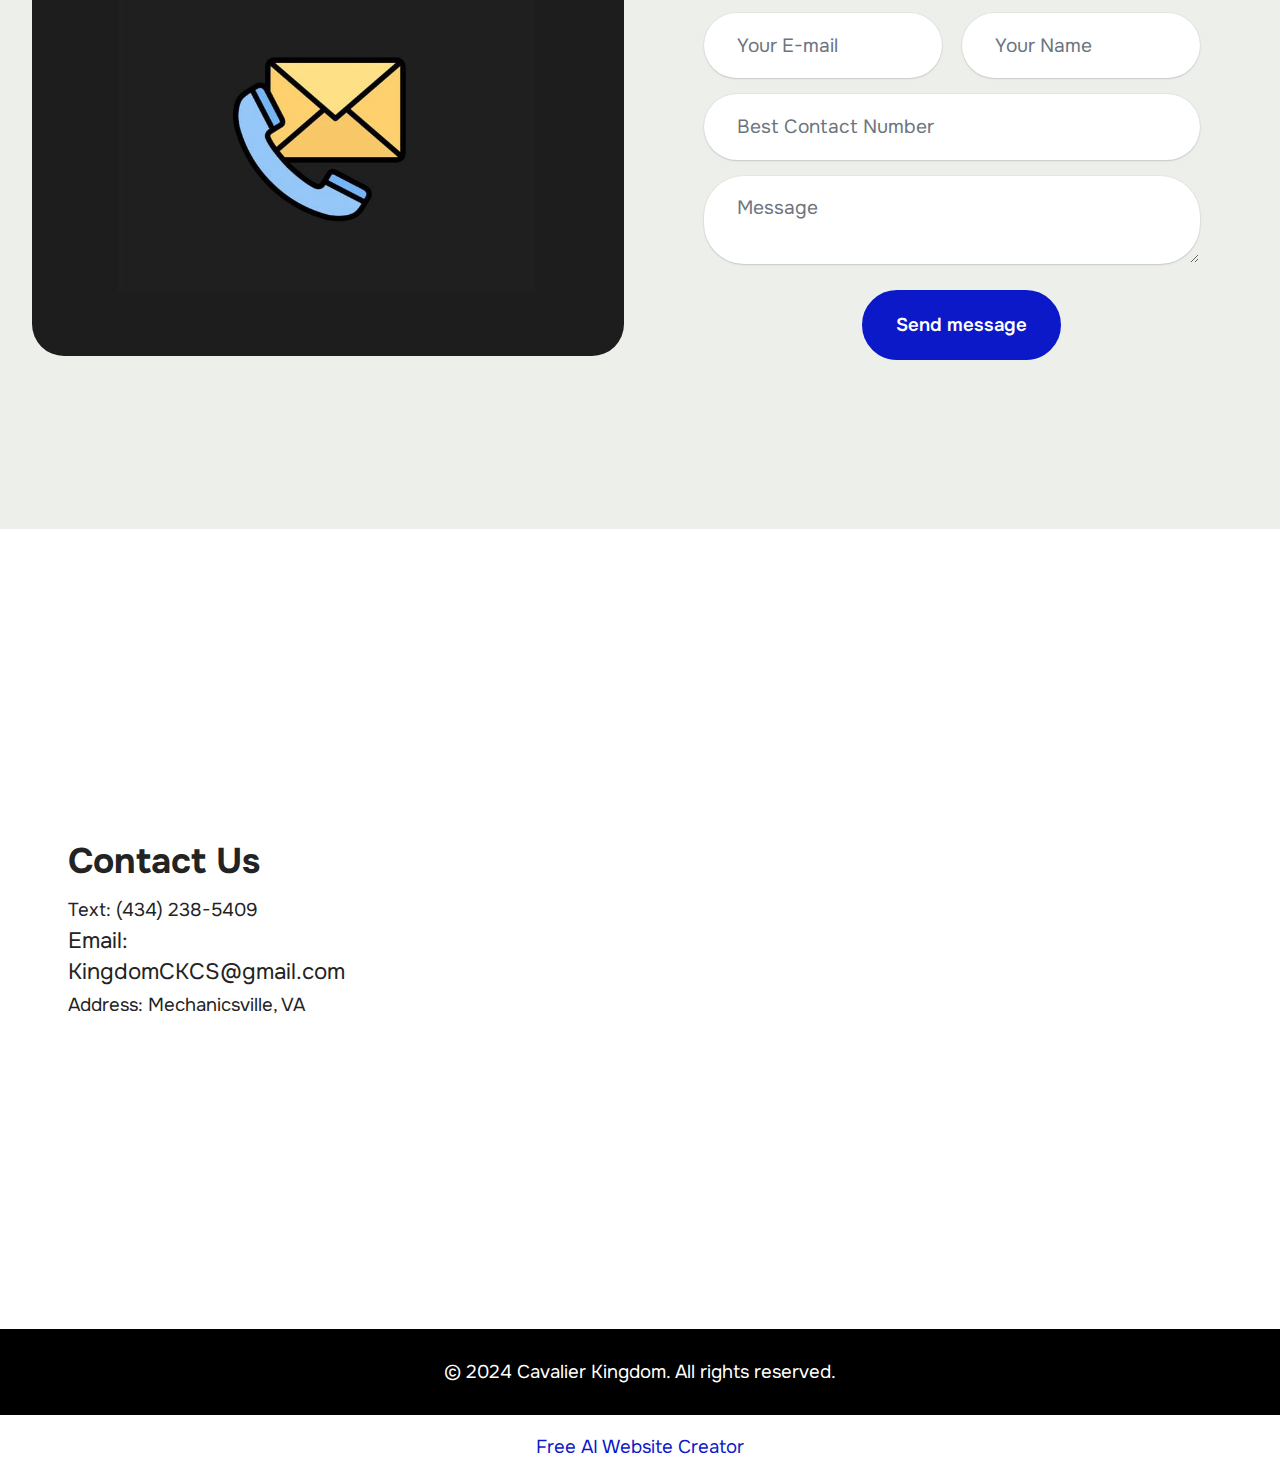
<file: page5.html>
<!DOCTYPE html>
<html  >
<head>
  <!-- Site made with Mobirise Website Builder v5.9.18, https://mobirise.com -->
  <meta charset="UTF-8">
  <meta http-equiv="X-UA-Compatible" content="IE=edge">
  <meta name="generator" content="Mobirise v5.9.18, mobirise.com">
  <meta name="viewport" content="width=device-width, initial-scale=1, minimum-scale=1">
  <link rel="shortcut icon" href="assets/images/kingdomcavaliers-quick-logo-1-206x214.jpg" type="image/x-icon">
  <meta name="description" content="As a dedicated King Charles Cavalier Spaniel trainer, I offer exceptional pet sitting, grooming, and travel nanny services tailored for your furry friends.">
  
  
  <title>Pet Transportation</title>
  <link rel="stylesheet" href="assets/web/assets/mobirise-icons2/mobirise2.css">
  <link rel="stylesheet" href="assets/bootstrap/css/bootstrap.min.css">
  <link rel="stylesheet" href="assets/bootstrap/css/bootstrap-grid.min.css">
  <link rel="stylesheet" href="assets/bootstrap/css/bootstrap-reboot.min.css">
  <link rel="stylesheet" href="assets/parallax/jarallax.css">
  <link rel="stylesheet" href="assets/dropdown/css/style.css">
  <link rel="stylesheet" href="assets/socicon/css/styles.css">
  <link rel="stylesheet" href="assets/theme/css/style.css">
  <link rel="preload" href="https://fonts.googleapis.com/css2?family=Onest:wght@400;700&display=swap&display=swap" as="style" onload="this.onload=null;this.rel='stylesheet'">
  <noscript><link rel="stylesheet" href="https://fonts.googleapis.com/css2?family=Onest:wght@400;700&display=swap&display=swap"></noscript>
  <link rel="preload" as="style" href="assets/mobirise/css/mbr-additional.css?v=7YSW1q"><link rel="stylesheet" href="assets/mobirise/css/mbr-additional.css?v=7YSW1q" type="text/css">

  
  
  
</head>
<body>
  
  <section data-bs-version="5.1" class="menu menu2 cid-ujSjy4FLAV" once="menu" id="menu02-59">
	

	<nav class="navbar navbar-dropdown navbar-fixed-top navbar-expand-lg">
		<div class="container">
			<div class="navbar-brand">
				<span class="navbar-logo">
					<a href="https://mobiri.se">
						<img src="assets/images/kingdomcavaliers-quick-logo-1-206x214.jpg" alt="Mobirise Website Builder" style="height: 4.3rem;">
					</a>
				</span>
				<span class="navbar-caption-wrap"><a class="navbar-caption text-primary display-4" href="index.html">Kingdom Cavaliers</a></span>
			</div>
			<button class="navbar-toggler" type="button" data-toggle="collapse" data-bs-toggle="collapse" data-target="#navbarSupportedContent" data-bs-target="#navbarSupportedContent" aria-controls="navbarNavAltMarkup" aria-expanded="false" aria-label="Toggle navigation">
				<div class="hamburger">
					<span></span>
					<span></span>
					<span></span>
					<span></span>
				</div>
			</button>
			<div class="collapse navbar-collapse" id="navbarSupportedContent">
				<ul class="navbar-nav nav-dropdown nav-right" data-app-modern-menu="true"><li class="nav-item">
						<a class="nav-link link text-primary display-4" href="page8.html">About Us</a>
					</li>
					<li class="nav-item">
						<a class="nav-link link text-primary display-4" href="page6.html" aria-expanded="false">Our Pups<br></a>
					</li>
					<li class="nav-item">
						<a class="nav-link link text-primary display-4" href="page2.html">Pet<br>Sitting</a>
					</li><li class="nav-item"><a class="nav-link link text-primary display-4" href="page3.html">Grooming</a></li><li class="nav-item"><a class="nav-link link text-primary display-4" href="page4.html">Training</a></li><li class="nav-item"><a class="nav-link link text-primary display-4" href="page5.html">Transportation</a></li><li class="nav-item"><a class="nav-link link text-primary display-4" href="page7.html">Stud Dog<br>Services</a></li></ul>
				
				
			</div>
		</div>
	</nav>
</section>

<section data-bs-version="5.1" class="header16 cid-ujKS83suwE mbr-fullscreen mbr-parallax-background" id="header17-21">
  
  
  <div class="container-fluid">
    <div class="row">
      <div class="content-wrap col-12 col-md-8">
        <h1 class="mbr-section-title mbr-fonts-style mbr-white mb-4 display-1">
          <strong>Pet Transportation Options</strong></h1>
        
        
        
      </div>
    </div>
  </div>
</section>

<section data-bs-version="5.1" class="article11 cid-ukaarxzMXI" id="article11-5z">
    

    
    
    <div class="container">
        <div class="row justify-content-center">
            <div class="title col-md-12 col-lg-10">
                
                
                
            </div>
        </div>
    </div>
</section>

<section data-bs-version="5.1" class="article07 cid-ujKS87lIQe mbr-parallax-background" id="article07-26">
  

  
  
  <div class="container">
    <div class="row justify-content-center">
      <div class="card col-md-12 col-lg-10">
        <div class="card-wrapper">
          <h3 class="card-title mbr-fonts-style mbr-white mt-3 mb-4 display-2">
            <strong>Transportation ...</strong></h3>
          <div class="row card-box align-left">
            <div class="item features-without-image col-12">
              <div class="item-wrapper">
                
                <p class="mbr-text mbr-fonts-style display-7">What information do we want on this page about transportation?<br><br>Do we need a separate questionnaire for the Transportation page?<br><br></p>
              </div>
            </div>
            <div class="item features-without-image col-12">
              <div class="item-wrapper">
                
                <p class="mbr-text mbr-fonts-style display-7"></p>
              </div>
            </div>
            <div class="item features-without-image col-12">
              <div class="item-wrapper">
                
                <p class="mbr-text mbr-fonts-style display-7"></p>
              </div>
            </div>
          </div>
          
        </div>
      </div>
    </div>
  </div>
</section>

<section data-bs-version="5.1" class="list1 cid-ujKS87WWcg" id="list01-27">
    
    
    <div class="container">
        <div class="row justify-content-center">
            <div class="col-12 col-md-12 col-lg-10 m-auto">
                <div class="content">
                    <div class="row justify-content-center mb-5">
                        <div class="col-12 content-head">
                            <div class="mbr-section-head">
                                <h4 class="mbr-section-title mbr-fonts-style align-center mb-0 display-2">
                                    <strong>Do we want a Q&amp;A for the pet travel ???&nbsp; &nbsp;If so, what questions?</strong></h4>
                                
                            </div>
                        </div>
                    </div>
                    <div id="bootstrap-accordion_53" class="panel-group accordionStyles accordion" role="tablist" aria-multiselectable="true">
                        <div class="card">
                            <div class="card-header" role="tab" id="headingOne">
                                <a role="button" class="panel-title collapsed" data-toggle="collapse" data-bs-toggle="collapse" data-core="" href="#collapse1_53" aria-expanded="false" aria-controls="collapse1">
                                    <h6 class="panel-title-edit mbr-semibold mbr-fonts-style mb-0 display-5">What services do you offer?</h6>
                                    <span class="sign mbr-iconfont mobi-mbri-arrow-down"></span>
                                </a>
                            </div>
                            <div id="collapse1_53" class="panel-collapse noScroll collapse" role="tabpanel" aria-labelledby="headingOne" data-parent="#accordion" data-bs-parent="#bootstrap-accordion_53">
                                <div class="panel-body">
                                    <p class="mbr-fonts-style panel-text display-7">I offer training, grooming, pet sitting, and travel nanny services!</p>
                                </div>
                            </div>
                        </div>
                        <div class="card">
                            <div class="card-header" role="tab" id="headingOne">
                                <a role="button" class="panel-title collapsed" data-toggle="collapse" data-bs-toggle="collapse" data-core="" href="#collapse2_53" aria-expanded="false" aria-controls="collapse2">
                                    <h6 class="panel-title-edit mbr-semibold mbr-fonts-style mb-0 display-5">How do I book a session?</h6>
                                    <span class="sign mbr-iconfont mobi-mbri-arrow-down"></span>
                                </a>
                            </div>
                            <div id="collapse2_53" class="panel-collapse noScroll collapse" role="tabpanel" aria-labelledby="headingOne" data-parent="#accordion" data-bs-parent="#bootstrap-accordion_53">
                                <div class="panel-body">
                                    <p class="mbr-fonts-style panel-text display-7">Simply contact me via phone or email!</p>
                                </div>
                            </div>
                        </div>
                        <div class="card">
                            <div class="card-header" role="tab" id="headingOne">
                                <a role="button" class="panel-title collapsed" data-toggle="collapse" data-bs-toggle="collapse" data-core="" href="#collapse3_53" aria-expanded="false" aria-controls="collapse3">
                                    <h6 class="panel-title-edit mbr-semibold mbr-fonts-style mb-0 display-5">Are you experienced with all breeds?</h6>
                                    <span class="sign mbr-iconfont mobi-mbri-arrow-down"></span>
                                </a>
                            </div>
                            <div id="collapse3_53" class="panel-collapse noScroll collapse" role="tabpanel" aria-labelledby="headingOne" data-parent="#accordion" data-bs-parent="#bootstrap-accordion_53">
                                <div class="panel-body">
                                    <p class="mbr-fonts-style panel-text display-7">Absolutely! I love all dogs, big and small!</p>
                                </div>
                            </div>
                        </div>
                        <div class="card">
                            <div class="card-header" role="tab" id="headingOne">
                                <a role="button" class="panel-title collapsed" data-toggle="collapse" data-bs-toggle="collapse" data-core="" href="#collapse4_53" aria-expanded="false" aria-controls="collapse4">
                                    <h6 class="panel-title-edit mbr-semibold mbr-fonts-style mb-0 display-5">What if my dog misbehaves?</h6>
                                    <span class="sign mbr-iconfont mobi-mbri-arrow-down"></span>
                                </a>
                            </div>
                            <div id="collapse4_53" class="panel-collapse noScroll collapse" role="tabpanel" aria-labelledby="headingOne" data-parent="#accordion" data-bs-parent="#bootstrap-accordion_53">
                                <div class="panel-body">
                                    <p class="mbr-fonts-style panel-text display-7">No worries! I specialize in behavior correction!</p>
                                </div>
                            </div>
                        </div>
                        <div class="card">
                            <div class="card-header" role="tab" id="headingOne">
                                <a role="button" class="panel-title collapsed" data-toggle="collapse" data-bs-toggle="collapse" data-core="" href="#collapse5_53" aria-expanded="false" aria-controls="collapse5">
                                    <h6 class="panel-title-edit mbr-semibold mbr-fonts-style mb-0 display-5">Can you handle multiple dogs at once?</h6>
                                    <span class="sign mbr-iconfont mobi-mbri-arrow-down"></span>
                                </a>
                            </div>
                            <div id="collapse5_53" class="panel-collapse noScroll collapse" role="tabpanel" aria-labelledby="headingOne" data-parent="#accordion" data-bs-parent="#bootstrap-accordion_53">
                                <div class="panel-body">
                                    <p class="mbr-fonts-style panel-text display-7">Of course! I’m a dog whisperer!</p>
                                </div>
                            </div>
                        </div>
                        
                    </div>
                </div>
            </div>
        </div>
    </div>
</section>

<section data-bs-version="5.1" class="social4 cid-uka5Ee617m" id="social04-5y">
    
    
    

    <div class="container">
        <div class="media-container-row">
            <div class="col-12">
                <h3 class="mbr-section-title align-center mb-5 mbr-fonts-style display-2">
                    <strong>Visit our Facebook Page!</strong>
                </h3>
                <div class="social-list align-center">
                    <a class="iconfont-wrapper bg-facebook m-2 " target="_blank" href="https://www.facebook.com/groups/1490678041589144">
                        <span class="socicon-facebook socicon"></span>
                    </a>
                    
                    
                    
                    
                    
                    
                    
                    
                    
                    
                </div>
            </div>
        </div>
    </div>
</section>

<section data-bs-version="5.1" class="form03 cid-ukfzJ48Bfm" id="form03-6a">
    

    

    <div class="container">
        <div class="row justify-content-center">
            <div class="col-12 col-lg item-wrapper">
                <div class="mbr-section-head mb-5">
                    <h3 class="mbr-section-title mbr-fonts-style align-center mb-0 display-2">
                        <strong>Contact us</strong>
                    </h3>
                    
                </div>
                <div class="col-lg-12 mx-auto mbr-form" data-form-type="formoid">
                    <form action="https://mobirise.eu/" method="POST" class="mbr-form form-with-styler" data-form-title="Form Name"><input type="hidden" name="email" data-form-email="true" value="ZwlpgS+sJgKFJSMxzlXb50iz3bR5LBbhPojtlIOJL3AMWM1dHp8ZawCEquyLn1tIpU8Uxf2H4yHblsBKiaPm3sMcMVGhK+/u8X3/zBoHYQQGDiWSEdnPiQCaXPPoildV">
                        <div class="row">
                            <div hidden="hidden" data-form-alert="" class="alert alert-success col-12">Thanks for filling out the form!   I will reply to your request within 48 hours.</div>
                            <div hidden="hidden" data-form-alert-danger="" class="alert alert-danger col-12">
                                Oops...! some problem!
                            </div>
                        </div>
                        <div class="dragArea row">
                            <div class="col-md col-sm-12 form-group mb-3 mb-3" data-for="name">
                                <input type="text" name="name" placeholder="Your Name" data-form-field="name" class="form-control" value="" id="name-form03-6a">
                            </div>
                            <div class="col-md col-sm-12 form-group mb-3 mb-3" data-for="email">
                                <input type="email" name="email" placeholder="Your E-mail" data-form-field="email" class="form-control" value="" id="email-form03-6a">
                            </div>
                            <div class="col-12 form-group mb-3 mb-3" data-for="phone">
                                <input type="tel" name="phone" placeholder="Best Contact Number" data-form-field="phone" class="form-control" value="" id="phone-form03-6a">
                            </div>
                            <div class="col-12 form-group mb-3 mb-3" data-for="textarea">
                                <textarea name="textarea" placeholder="Message" data-form-field="textarea" class="form-control" id="textarea-form03-6a"></textarea>
                            </div>
                            <div class="col-lg-12 col-md-12 col-sm-12 align-center mbr-section-btn">
                                <button type="submit" class="btn btn-primary display-7">
                                    Send message
                                </button>
                            </div>
                        </div>
                    </form>
                </div>


            </div>
            <div class="col-12 col-lg-6">
                <div class="image-wrapper">
                    <img class="w-100" src="assets/images/contact-us-icon-2-942x717.jpg" alt="Mobirise Website Builder">
                </div>
            </div>

        </div>
    </div>
</section>

<section data-bs-version="5.1" class="contacts4 map1 cid-uka5yJaluP" id="contacts04-5w">

	

    <div class="main_wrapper">
		<div class="b_wrapper">
			<div class="container-fluid">
				<div class="row justify-content-start">
					<div class="col-md-5 col-lg-4 item-wrapper">
                        <h5 class="cardTitle mbr-fonts-style mb-2 display-5">
                            <strong>Contact Us</strong>
                        </h5>
                        <ul class="list mbr-fonts-style display-7">
                            <li class="mbr-text item-wrap">
                            Text:                                
                            <a href="tel:(555) 123-4567" class="text-black">(4</a>34) 238-5409</li>

                            <li class="mbr-text item-wrap"><span style="font-size: 1.4rem;">Email: KingdomCKCS@gmail.com</span><br></li>

                            <li class="mbr-text item-wrap">                        
                            Address:
                            Mechanicsville, VA</li>
                        </ul>
					</div>
				</div>
			</div>
		</div>
        <div class="google-map"><iframe frameborder="0" style="border:0" src="https://www.google.com/maps/embed/v1/place?key=AIzaSyAtXm0x23nRCgazjDV2Kl3GTHRP411ougQ&amp;q=23111" allowfullscreen=""></iframe></div>
	</div>
</section>

<section data-bs-version="5.1" class="footer4 cid-ujKS8g3EgR" once="footers" id="footer04-2h">

    

    

    <div class="container">
        <div class="media-container-row align-center mbr-white">
            <div class="col-12">
                <p class="mbr-text mb-0 mbr-fonts-style display-7">© 2024 Cavalier Kingdom. All rights reserved.</p>
            </div>
        </div>
    </div>
</section><section class="display-7" style="padding: 0;align-items: center;justify-content: center;flex-wrap: wrap;    align-content: center;display: flex;position: relative;height: 4rem;"><a href="https://mobiri.se/2546818" style="flex: 1 1;height: 4rem;position: absolute;width: 100%;z-index: 1;"><img alt="" style="height: 4rem;" src="[data-uri]"></a><p style="margin: 0;text-align: center;" class="display-7">&#8204;</p><a style="z-index:1" href="https://mobirise.com/builder/ai-website-creator.html">Free AI Website Creator</a></section><script src="assets/bootstrap/js/bootstrap.bundle.min.js"></script>  <script src="assets/parallax/jarallax.js"></script>  <script src="assets/smoothscroll/smooth-scroll.js"></script>  <script src="assets/ytplayer/index.js"></script>  <script src="assets/dropdown/js/navbar-dropdown.js"></script>  <script src="assets/mbr-switch-arrow/mbr-switch-arrow.js"></script>  <script src="assets/theme/js/script.js"></script>  <script src="assets/formoid/formoid.min.js"></script>  
  
  
</body>
</html>
</file>
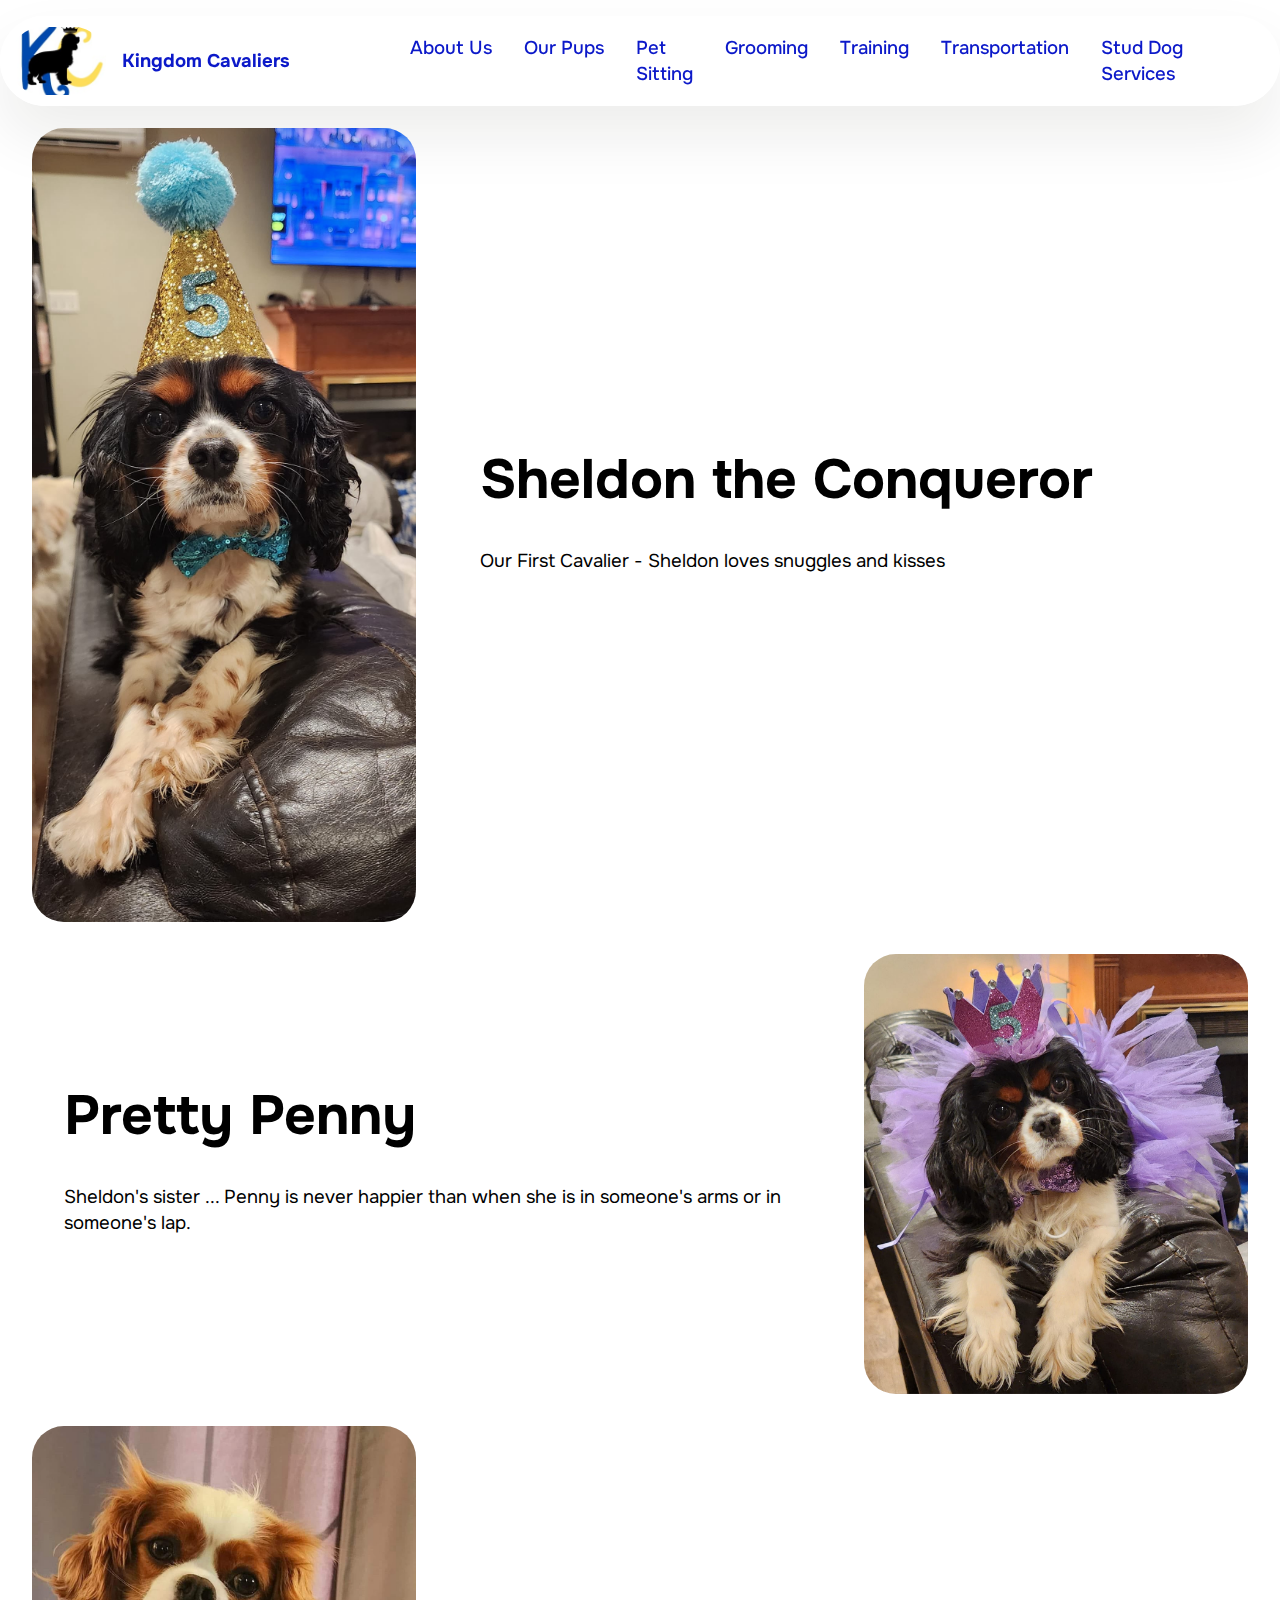
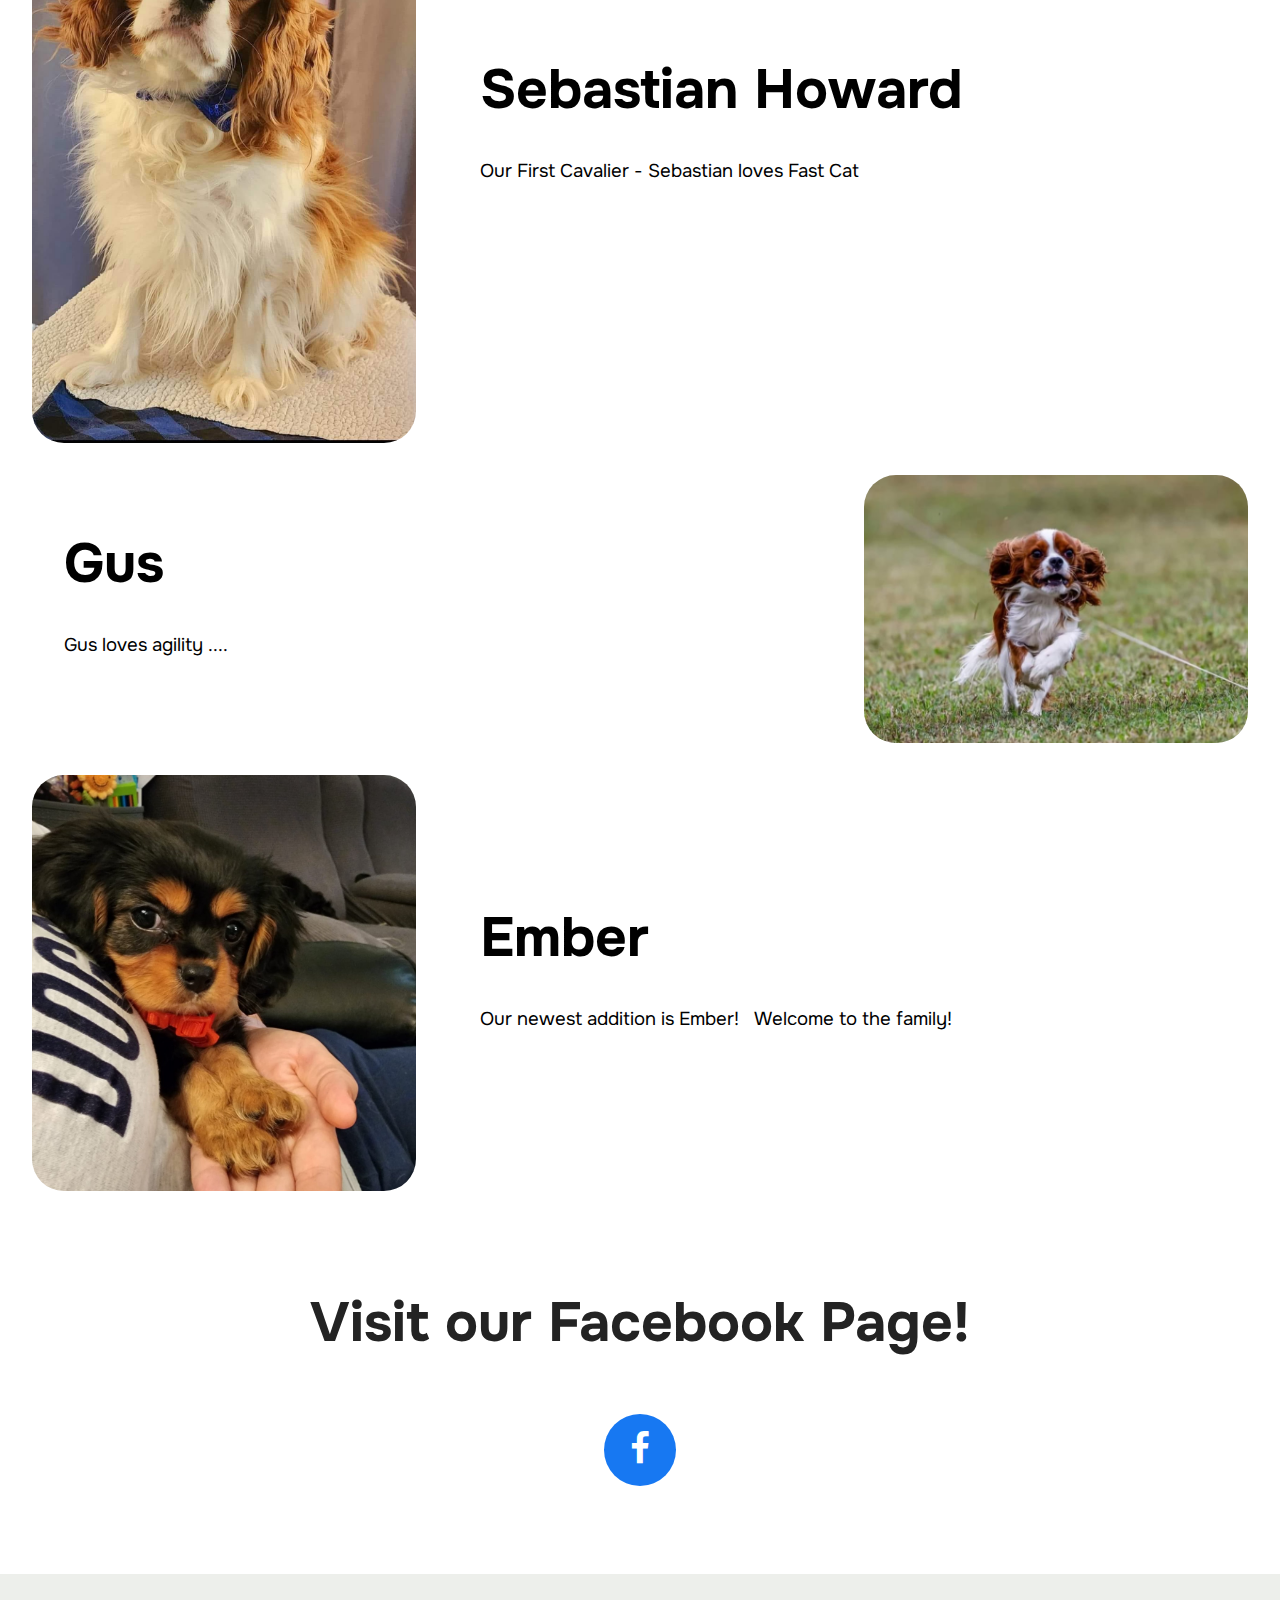
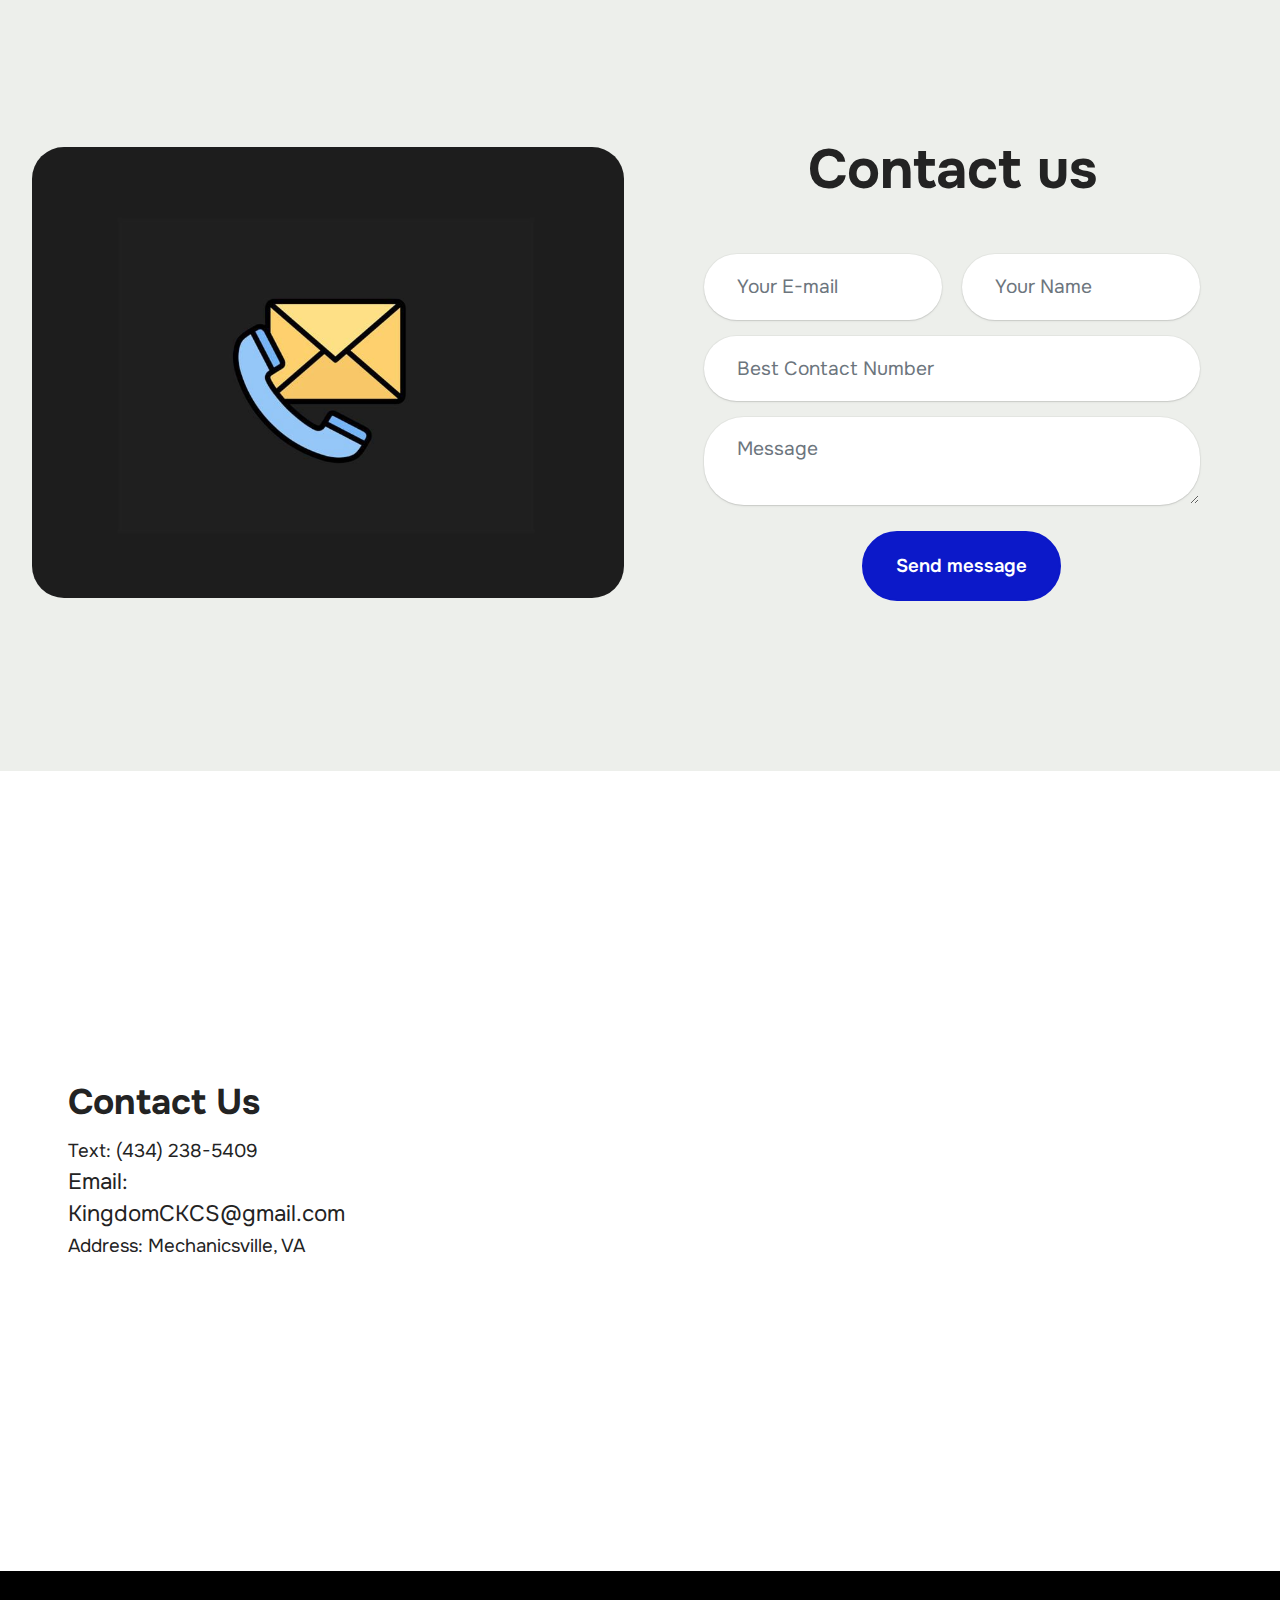
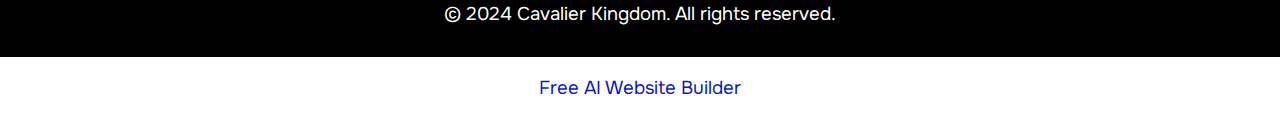
<file: page6.html>
<!DOCTYPE html>
<html  >
<head>
  <!-- Site made with Mobirise Website Builder v5.9.18, https://mobirise.com -->
  <meta charset="UTF-8">
  <meta http-equiv="X-UA-Compatible" content="IE=edge">
  <meta name="generator" content="Mobirise v5.9.18, mobirise.com">
  <meta name="viewport" content="width=device-width, initial-scale=1, minimum-scale=1">
  <link rel="shortcut icon" href="assets/images/kingdomcavaliers-quick-logo-1-206x214.jpg" type="image/x-icon">
  <meta name="description" content="As a dedicated King Charles Cavalier Spaniel trainer, I offer exceptional pet sitting, grooming, and travel nanny services tailored for your furry friends.">
  
  
  <title>Our Dogs</title>
  <link rel="stylesheet" href="assets/web/assets/mobirise-icons2/mobirise2.css">
  <link rel="stylesheet" href="assets/bootstrap/css/bootstrap.min.css">
  <link rel="stylesheet" href="assets/bootstrap/css/bootstrap-grid.min.css">
  <link rel="stylesheet" href="assets/bootstrap/css/bootstrap-reboot.min.css">
  <link rel="stylesheet" href="assets/dropdown/css/style.css">
  <link rel="stylesheet" href="assets/socicon/css/styles.css">
  <link rel="stylesheet" href="assets/theme/css/style.css">
  <link rel="preload" href="https://fonts.googleapis.com/css2?family=Onest:wght@400;700&display=swap&display=swap" as="style" onload="this.onload=null;this.rel='stylesheet'">
  <noscript><link rel="stylesheet" href="https://fonts.googleapis.com/css2?family=Onest:wght@400;700&display=swap&display=swap"></noscript>
  <link rel="preload" as="style" href="assets/mobirise/css/mbr-additional.css?v=JCgdxO"><link rel="stylesheet" href="assets/mobirise/css/mbr-additional.css?v=JCgdxO" type="text/css">

  
  
  
</head>
<body>
  
  <section data-bs-version="5.1" class="menu menu2 cid-ujSjy4FLAV" once="menu" id="menu02-59">
	

	<nav class="navbar navbar-dropdown navbar-fixed-top navbar-expand-lg">
		<div class="container">
			<div class="navbar-brand">
				<span class="navbar-logo">
					<a href="https://mobiri.se">
						<img src="assets/images/kingdomcavaliers-quick-logo-1-206x214.jpg" alt="Mobirise Website Builder" style="height: 4.3rem;">
					</a>
				</span>
				<span class="navbar-caption-wrap"><a class="navbar-caption text-primary display-4" href="index.html">Kingdom Cavaliers</a></span>
			</div>
			<button class="navbar-toggler" type="button" data-toggle="collapse" data-bs-toggle="collapse" data-target="#navbarSupportedContent" data-bs-target="#navbarSupportedContent" aria-controls="navbarNavAltMarkup" aria-expanded="false" aria-label="Toggle navigation">
				<div class="hamburger">
					<span></span>
					<span></span>
					<span></span>
					<span></span>
				</div>
			</button>
			<div class="collapse navbar-collapse" id="navbarSupportedContent">
				<ul class="navbar-nav nav-dropdown nav-right" data-app-modern-menu="true"><li class="nav-item">
						<a class="nav-link link text-primary display-4" href="page8.html">About Us</a>
					</li>
					<li class="nav-item">
						<a class="nav-link link text-primary display-4" href="page6.html" aria-expanded="false">Our Pups<br></a>
					</li>
					<li class="nav-item">
						<a class="nav-link link text-primary display-4" href="page2.html">Pet<br>Sitting</a>
					</li><li class="nav-item"><a class="nav-link link text-primary display-4" href="page3.html">Grooming</a></li><li class="nav-item"><a class="nav-link link text-primary display-4" href="page4.html">Training</a></li><li class="nav-item"><a class="nav-link link text-primary display-4" href="page5.html">Transportation</a></li><li class="nav-item"><a class="nav-link link text-primary display-4" href="page7.html">Stud Dog<br>Services</a></li></ul>
				
				
			</div>
		</div>
	</nav>
</section>

<section data-bs-version="5.1" class="start article2 cid-ujSevbX3wo" id="article02-50">
	

	
	

	<div class="container">
		<div class="row justify-content-center">
			<div class="col-12 col-md-12 col-lg-4 image-wrapper">
				<img class="w-100" src="assets/images/sheldon-5th-birthday-photo-991x2048.jpg" alt="Mobirise Website Builder">
			</div>
			<div class="col-12 col-md-12 col-lg">
				<div class="text-wrapper align-left">
					<h1 class="mbr-section-title mbr-fonts-style mb-4 display-2">
						<strong>Sheldon the Conqueror</strong></h1>
					<p class="mbr-text align-left mbr-fonts-style mb-4 display-7">
					Our First Cavalier - Sheldon loves snuggles and kisses</p>
					
				</div>
			</div>
		</div>
	</div>
</section>

<section data-bs-version="5.1" class="start article2 cid-ujSeXiqefB" id="article02-51">
	

	
	

	<div class="container">
		<div class="row justify-content-center">
			<div class="col-12 col-md-12 col-lg-4 image-wrapper">
				<img class="w-100" src="assets/images/penny-5th-birthday-photo-1256x1442.jpg" alt="Mobirise Website Builder">
			</div>
			<div class="col-12 col-md-12 col-lg">
				<div class="text-wrapper align-left">
					<h1 class="mbr-section-title mbr-fonts-style mb-4 display-2">
						<strong>Pretty Penny</strong></h1>
					<p class="mbr-text align-left mbr-fonts-style mb-4 display-7">
					Sheldon's sister ... Penny is never happier than when she is in someone's arms or in someone's lap.</p>
					
				</div>
			</div>
		</div>
	</div>
</section>

<section data-bs-version="5.1" class="start article2 cid-ujSfLU1Xzo" id="article02-52">
	

	
	

	<div class="container">
		<div class="row justify-content-center">
			<div class="col-12 col-md-12 col-lg-4 image-wrapper">
				<img class="w-100" src="assets/images/sebastian-photo-1080x1734.jpg" alt="Mobirise Website Builder">
			</div>
			<div class="col-12 col-md-12 col-lg">
				<div class="text-wrapper align-left">
					<h1 class="mbr-section-title mbr-fonts-style mb-4 display-2">
						<strong>Sebastian Howard</strong></h1>
					<p class="mbr-text align-left mbr-fonts-style mb-4 display-7">
					Our First Cavalier - Sebastian loves Fast Cat</p>
					
				</div>
			</div>
		</div>
	</div>
</section>

<section data-bs-version="5.1" class="start article2 cid-ujSfN0VB8Y" id="article02-53">
	

	
	

	<div class="container">
		<div class="row justify-content-center">
			<div class="col-12 col-md-12 col-lg-4 image-wrapper">
				<img class="w-100" src="assets/images/gus-running-photo-816x570.jpg" alt="Mobirise Website Builder">
			</div>
			<div class="col-12 col-md-12 col-lg">
				<div class="text-wrapper align-left">
					<h1 class="mbr-section-title mbr-fonts-style mb-4 display-2">
						<strong>Gus</strong></h1>
					<p class="mbr-text align-left mbr-fonts-style mb-4 display-7">
					Gus loves agility ....</p>
					
				</div>
			</div>
		</div>
	</div>
</section>

<section data-bs-version="5.1" class="start article2 cid-ujSfNPQaAS" id="article02-54">
	

	
	

	<div class="container">
		<div class="row justify-content-center">
			<div class="col-12 col-md-12 col-lg-4 image-wrapper">
				<img class="w-100" src="assets/images/ember-1256x1745.jpeg" alt="Mobirise Website Builder">
			</div>
			<div class="col-12 col-md-12 col-lg">
				<div class="text-wrapper align-left">
					<h1 class="mbr-section-title mbr-fonts-style mb-4 display-2">
						<strong>Ember</strong></h1>
					<p class="mbr-text align-left mbr-fonts-style mb-4 display-7">
					Our newest addition is Ember!&nbsp; &nbsp;Welcome to the family!</p>
					
				</div>
			</div>
		</div>
	</div>
</section>

<section data-bs-version="5.1" class="social4 cid-uk9BStVCpC" id="social04-5n">
    
    
    

    <div class="container">
        <div class="media-container-row">
            <div class="col-12">
                <h3 class="mbr-section-title align-center mb-5 mbr-fonts-style display-2">
                    <strong>Visit our Facebook Page!</strong>
                </h3>
                <div class="social-list align-center">
                    <a class="iconfont-wrapper bg-facebook m-2 " target="_blank" href="https://www.facebook.com/groups/1490678041589144">
                        <span class="socicon-facebook socicon"></span>
                    </a>
                    
                    
                    
                    
                    
                    
                    
                    
                    
                    
                </div>
            </div>
        </div>
    </div>
</section>

<section data-bs-version="5.1" class="form03 cid-ukfzlF1IwA" id="form03-66">
    

    

    <div class="container">
        <div class="row justify-content-center">
            <div class="col-12 col-lg item-wrapper">
                <div class="mbr-section-head mb-5">
                    <h3 class="mbr-section-title mbr-fonts-style align-center mb-0 display-2">
                        <strong>Contact us</strong>
                    </h3>
                    
                </div>
                <div class="col-lg-12 mx-auto mbr-form" data-form-type="formoid">
                    <form action="https://mobirise.eu/" method="POST" class="mbr-form form-with-styler" data-form-title="Form Name"><input type="hidden" name="email" data-form-email="true" value="MthmbdvYiydTJ9wONJN5P5EU2WkgYReYEQ9bdLJWDAOgU4DjtyC+ME4KYTeitusET/dNPXSyK+GJBlEOb+8JsOZdYS0wRzViLh/Zi89CNSQ4Fa6vnaoqsISkC0lKMo2G">
                        <div class="row">
                            <div hidden="hidden" data-form-alert="" class="alert alert-success col-12">Thanks for filling out the form!   I will reply to your request within 48 hours.</div>
                            <div hidden="hidden" data-form-alert-danger="" class="alert alert-danger col-12">
                                Oops...! some problem!
                            </div>
                        </div>
                        <div class="dragArea row">
                            <div class="col-md col-sm-12 form-group mb-3 mb-3" data-for="name">
                                <input type="text" name="name" placeholder="Your Name" data-form-field="name" class="form-control" value="" id="name-form03-66">
                            </div>
                            <div class="col-md col-sm-12 form-group mb-3 mb-3" data-for="email">
                                <input type="email" name="email" placeholder="Your E-mail" data-form-field="email" class="form-control" value="" id="email-form03-66">
                            </div>
                            <div class="col-12 form-group mb-3 mb-3" data-for="phone">
                                <input type="tel" name="phone" placeholder="Best Contact Number" data-form-field="phone" class="form-control" value="" id="phone-form03-66">
                            </div>
                            <div class="col-12 form-group mb-3 mb-3" data-for="textarea">
                                <textarea name="textarea" placeholder="Message" data-form-field="textarea" class="form-control" id="textarea-form03-66"></textarea>
                            </div>
                            <div class="col-lg-12 col-md-12 col-sm-12 align-center mbr-section-btn">
                                <button type="submit" class="btn btn-primary display-7">
                                    Send message
                                </button>
                            </div>
                        </div>
                    </form>
                </div>


            </div>
            <div class="col-12 col-lg-6">
                <div class="image-wrapper">
                    <img class="w-100" src="assets/images/contact-us-icon-2-942x717.jpg" alt="Mobirise Website Builder">
                </div>
            </div>

        </div>
    </div>
</section>

<section data-bs-version="5.1" class="contacts4 map1 cid-uk9BQQBq9v" id="contacts04-5m">

	

    <div class="main_wrapper">
		<div class="b_wrapper">
			<div class="container-fluid">
				<div class="row justify-content-start">
					<div class="col-md-5 col-lg-4 item-wrapper">
                        <h5 class="cardTitle mbr-fonts-style mb-2 display-5">
                            <strong>Contact Us</strong>
                        </h5>
                        <ul class="list mbr-fonts-style display-7">
                            <li class="mbr-text item-wrap">
                            Text:                                
                            <a href="tel:(555) 123-4567" class="text-black">(4</a>34) 238-5409</li>

                            <li class="mbr-text item-wrap"><span style="font-size: 1.4rem;">Email: KingdomCKCS@gmail.com</span><br></li>

                            <li class="mbr-text item-wrap">                        
                            Address:
                            Mechanicsville, VA</li>
                        </ul>
					</div>
				</div>
			</div>
		</div>
        <div class="google-map"><iframe frameborder="0" style="border:0" src="https://www.google.com/maps/embed/v1/place?key=AIzaSyAtXm0x23nRCgazjDV2Kl3GTHRP411ougQ&amp;q=23111" allowfullscreen=""></iframe></div>
	</div>
</section>

<section data-bs-version="5.1" class="footer4 cid-ujKSbw596q" once="footers" id="footer04-2z">

    

    

    <div class="container">
        <div class="media-container-row align-center mbr-white">
            <div class="col-12">
                <p class="mbr-text mb-0 mbr-fonts-style display-7">© 2024 Cavalier Kingdom. All rights reserved.</p>
            </div>
        </div>
    </div>
</section><section class="display-7" style="padding: 0;align-items: center;justify-content: center;flex-wrap: wrap;    align-content: center;display: flex;position: relative;height: 4rem;"><a href="https://mobiri.se/2546818" style="flex: 1 1;height: 4rem;position: absolute;width: 100%;z-index: 1;"><img alt="" style="height: 4rem;" src="[data-uri]"></a><p style="margin: 0;text-align: center;" class="display-7">&#8204;</p><a style="z-index:1" href="https://mobirise.com/builder/ai-website-builder.html">Free AI Website Builder</a></section><script src="assets/bootstrap/js/bootstrap.bundle.min.js"></script>  <script src="assets/smoothscroll/smooth-scroll.js"></script>  <script src="assets/ytplayer/index.js"></script>  <script src="assets/dropdown/js/navbar-dropdown.js"></script>  <script src="assets/theme/js/script.js"></script>  <script src="assets/formoid/formoid.min.js"></script>  
  
  
</body>
</html>
</file>
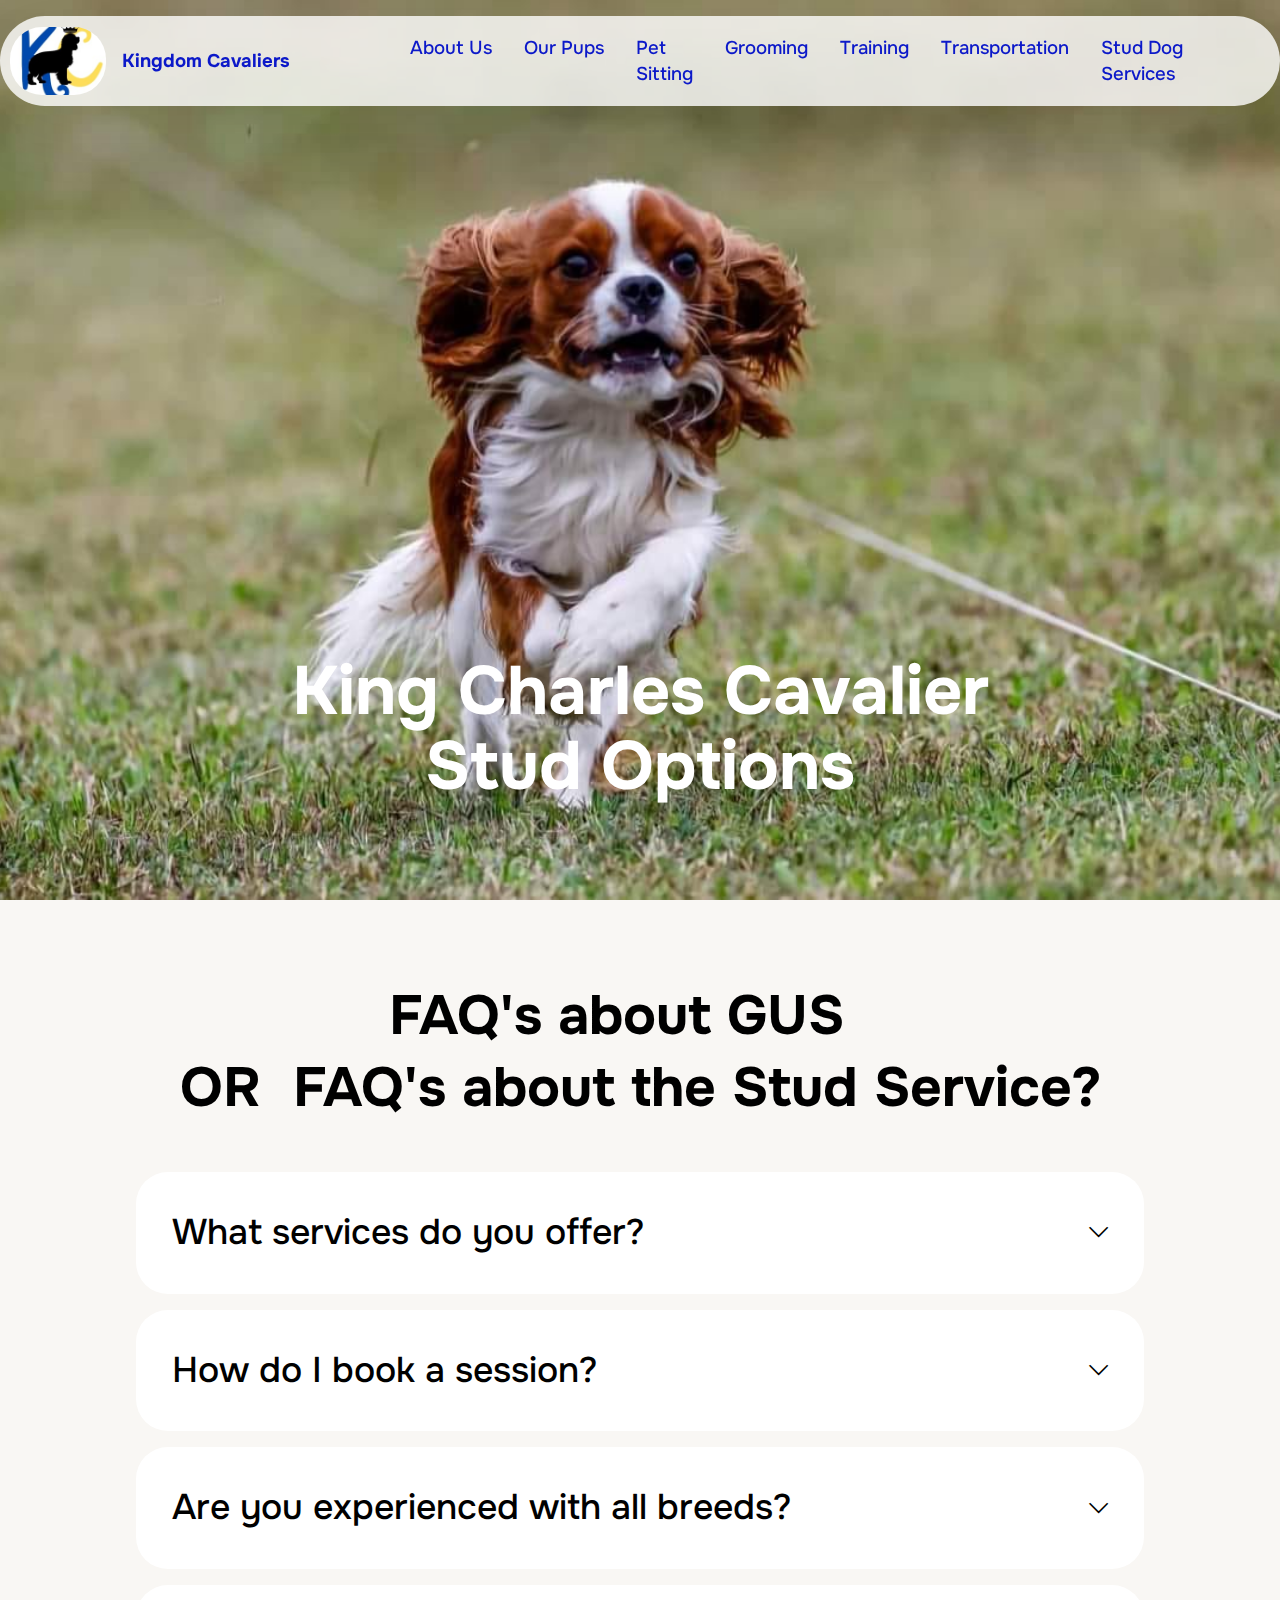
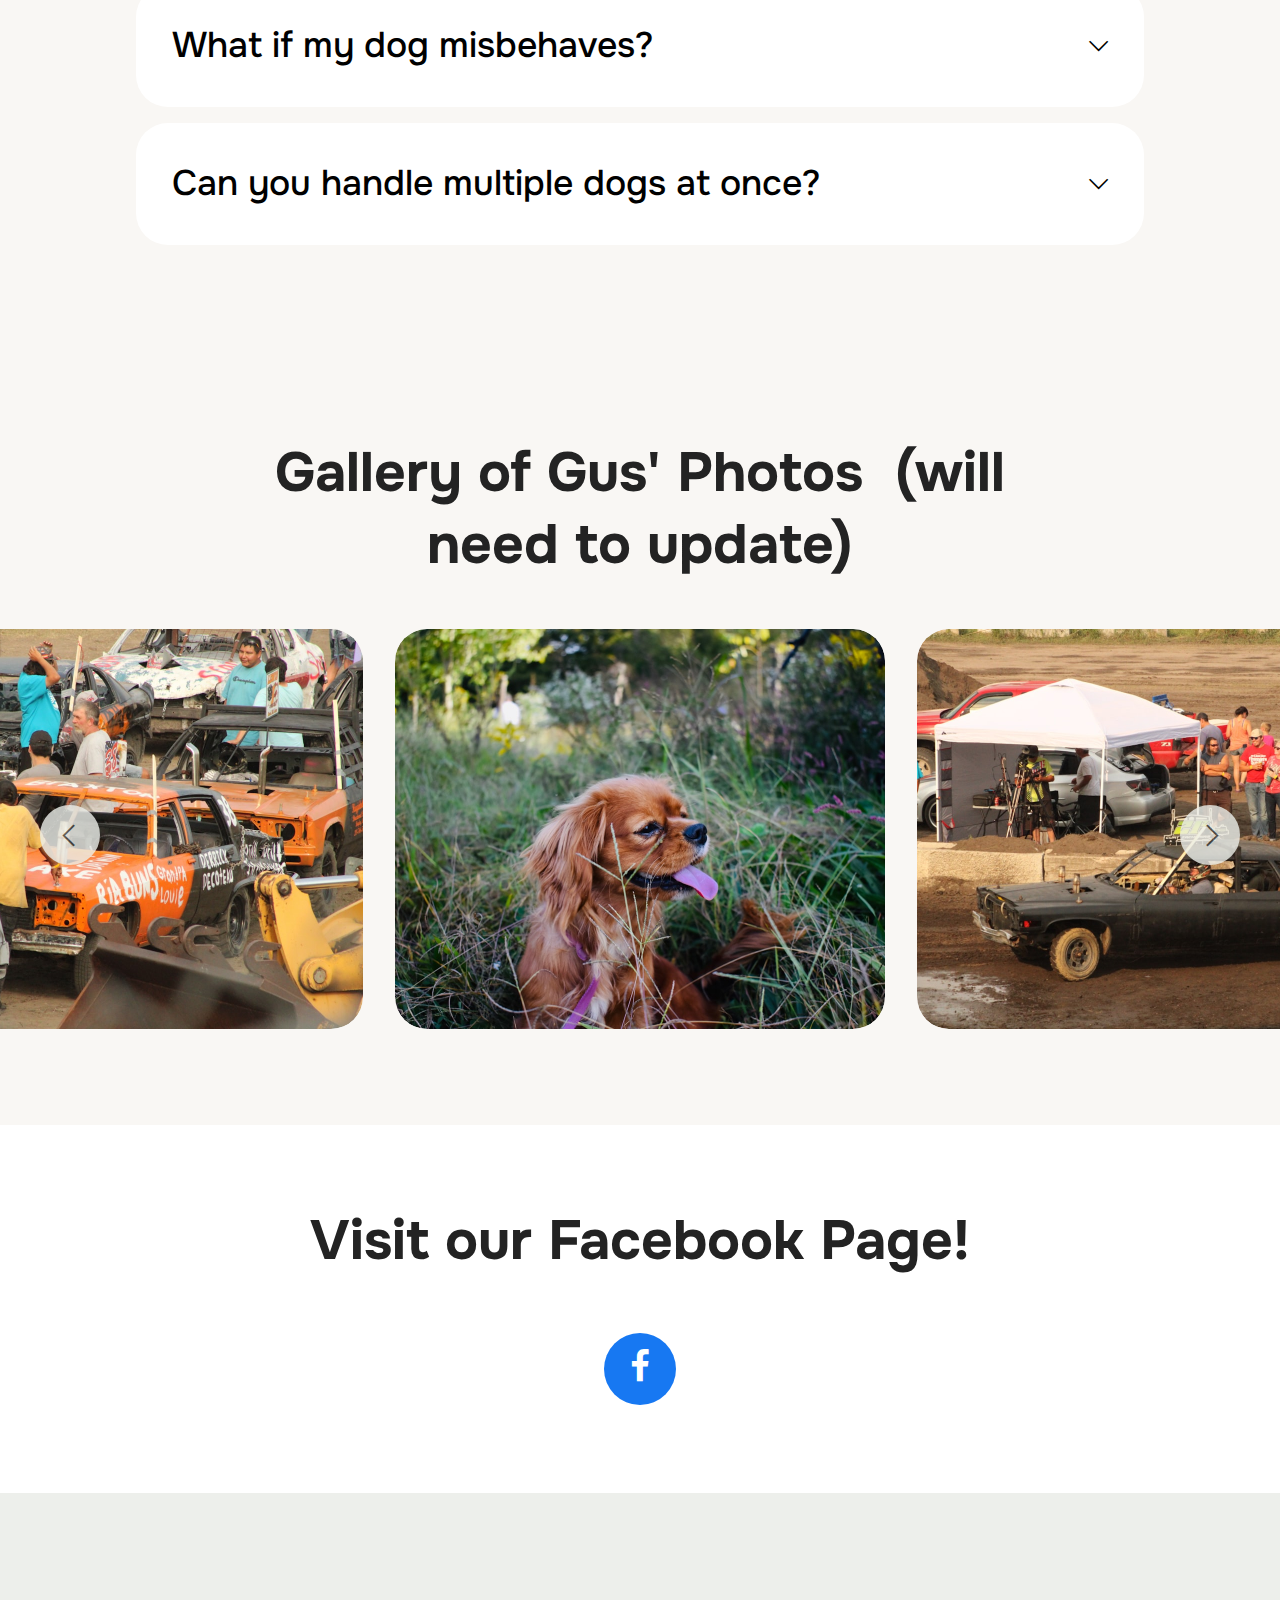
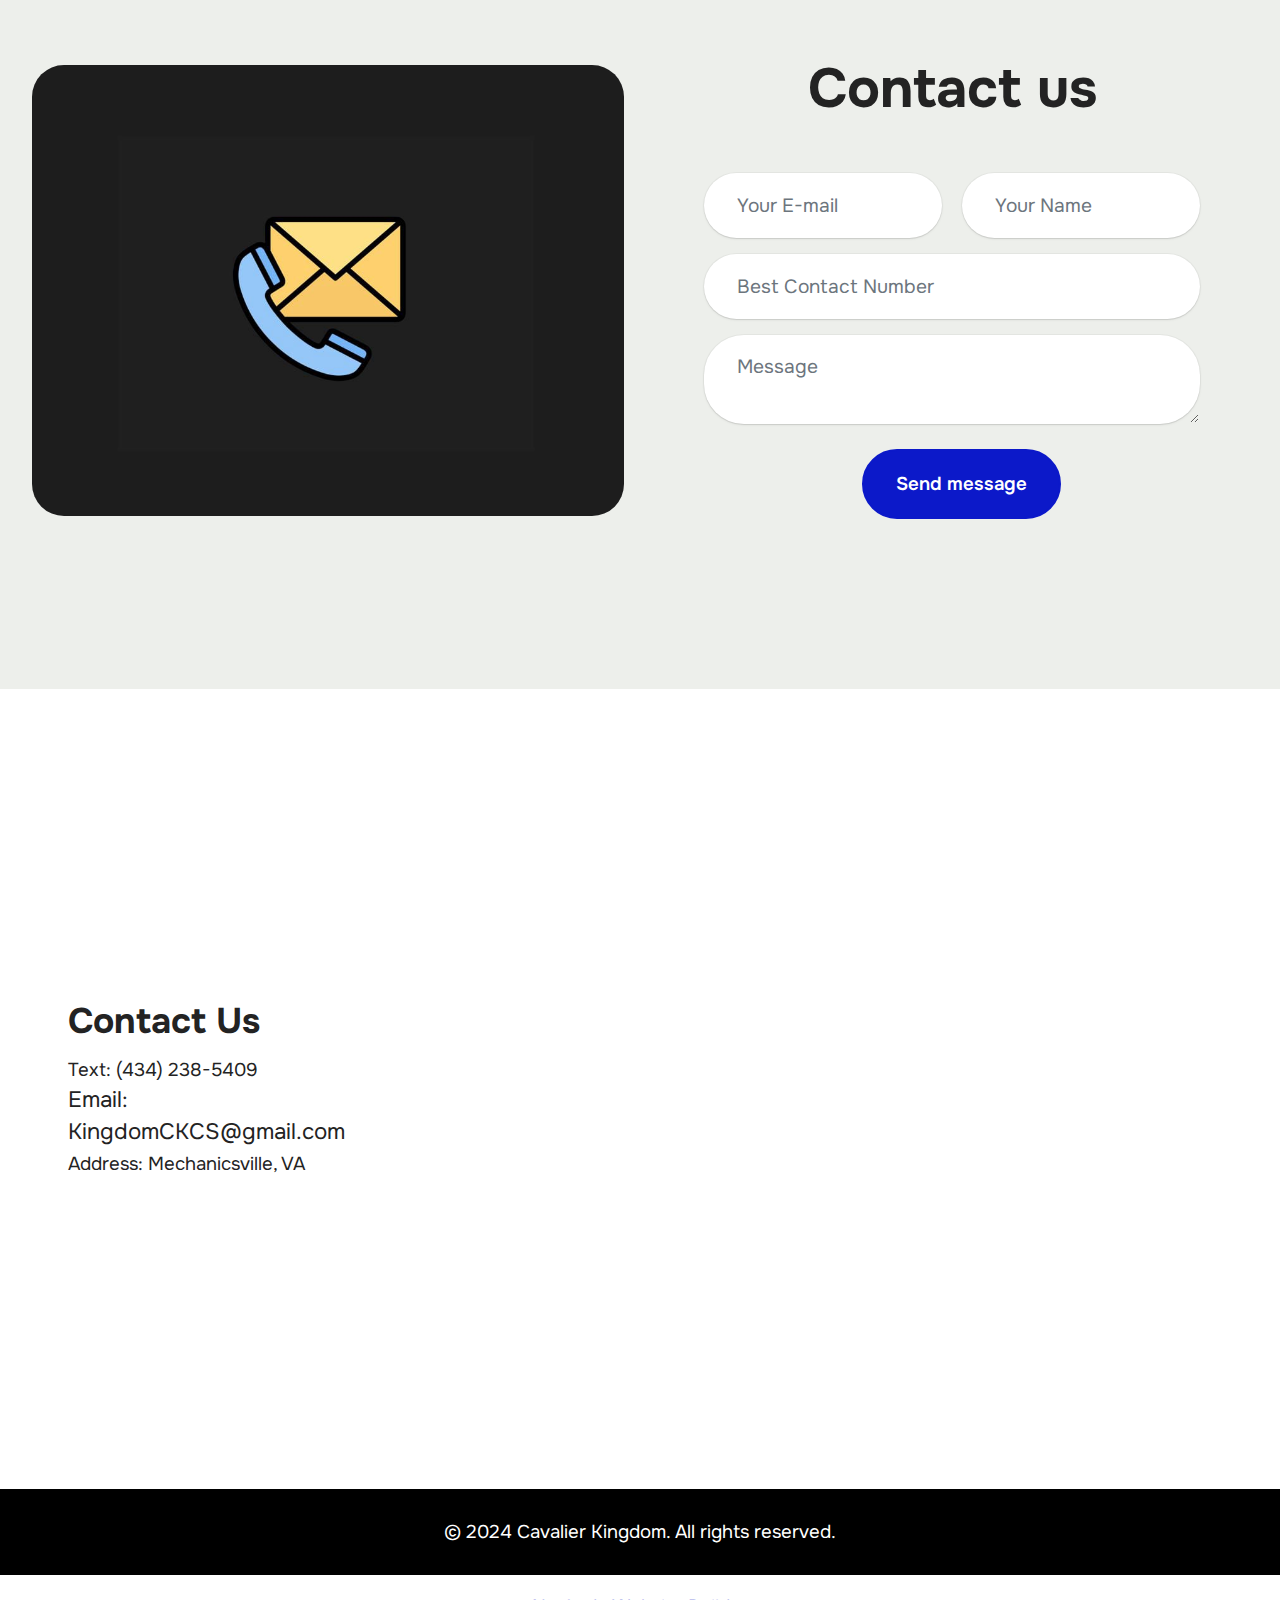
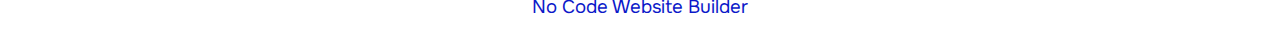
<file: page7.html>
<!DOCTYPE html>
<html  >
<head>
  <!-- Site made with Mobirise Website Builder v5.9.18, https://mobirise.com -->
  <meta charset="UTF-8">
  <meta http-equiv="X-UA-Compatible" content="IE=edge">
  <meta name="generator" content="Mobirise v5.9.18, mobirise.com">
  <meta name="viewport" content="width=device-width, initial-scale=1, minimum-scale=1">
  <link rel="shortcut icon" href="assets/images/kingdomcavaliers-quick-logo-1-206x214.jpg" type="image/x-icon">
  <meta name="description" content="As a dedicated King Charles Cavalier Spaniel trainer, I offer exceptional pet sitting, grooming, and travel nanny services tailored for your furry friends.">
  
  
  <title>Stud Dog Services</title>
  <link rel="stylesheet" href="assets/web/assets/mobirise-icons2/mobirise2.css">
  <link rel="stylesheet" href="assets/bootstrap/css/bootstrap.min.css">
  <link rel="stylesheet" href="assets/bootstrap/css/bootstrap-grid.min.css">
  <link rel="stylesheet" href="assets/bootstrap/css/bootstrap-reboot.min.css">
  <link rel="stylesheet" href="assets/parallax/jarallax.css">
  <link rel="stylesheet" href="assets/dropdown/css/style.css">
  <link rel="stylesheet" href="assets/socicon/css/styles.css">
  <link rel="stylesheet" href="assets/theme/css/style.css">
  <link rel="preload" href="https://fonts.googleapis.com/css2?family=Onest:wght@400;700&display=swap&display=swap" as="style" onload="this.onload=null;this.rel='stylesheet'">
  <noscript><link rel="stylesheet" href="https://fonts.googleapis.com/css2?family=Onest:wght@400;700&display=swap&display=swap"></noscript>
  <link rel="preload" as="style" href="assets/mobirise/css/mbr-additional.css?v=bSz9y4"><link rel="stylesheet" href="assets/mobirise/css/mbr-additional.css?v=bSz9y4" type="text/css">

  
  
  
</head>
<body>
  
  <section data-bs-version="5.1" class="menu menu2 cid-ujSjy4FLAV" once="menu" id="menu02-59">
	

	<nav class="navbar navbar-dropdown navbar-fixed-top navbar-expand-lg">
		<div class="container">
			<div class="navbar-brand">
				<span class="navbar-logo">
					<a href="https://mobiri.se">
						<img src="assets/images/kingdomcavaliers-quick-logo-1-206x214.jpg" alt="Mobirise Website Builder" style="height: 4.3rem;">
					</a>
				</span>
				<span class="navbar-caption-wrap"><a class="navbar-caption text-primary display-4" href="index.html">Kingdom Cavaliers</a></span>
			</div>
			<button class="navbar-toggler" type="button" data-toggle="collapse" data-bs-toggle="collapse" data-target="#navbarSupportedContent" data-bs-target="#navbarSupportedContent" aria-controls="navbarNavAltMarkup" aria-expanded="false" aria-label="Toggle navigation">
				<div class="hamburger">
					<span></span>
					<span></span>
					<span></span>
					<span></span>
				</div>
			</button>
			<div class="collapse navbar-collapse" id="navbarSupportedContent">
				<ul class="navbar-nav nav-dropdown nav-right" data-app-modern-menu="true"><li class="nav-item">
						<a class="nav-link link text-primary display-4" href="page8.html">About Us</a>
					</li>
					<li class="nav-item">
						<a class="nav-link link text-primary display-4" href="page6.html" aria-expanded="false">Our Pups<br></a>
					</li>
					<li class="nav-item">
						<a class="nav-link link text-primary display-4" href="page2.html">Pet<br>Sitting</a>
					</li><li class="nav-item"><a class="nav-link link text-primary display-4" href="page3.html">Grooming</a></li><li class="nav-item"><a class="nav-link link text-primary display-4" href="page4.html">Training</a></li><li class="nav-item"><a class="nav-link link text-primary display-4" href="page5.html">Transportation</a></li><li class="nav-item"><a class="nav-link link text-primary display-4" href="page7.html">Stud Dog<br>Services</a></li></ul>
				
				
			</div>
		</div>
	</nav>
</section>

<section data-bs-version="5.1" class="header16 cid-ujKSdrGQGf mbr-fullscreen mbr-parallax-background" id="header17-31">
  
  
  <div class="container">
    <div class="row">
      <div class="content-wrap col-12 col-md-8">
        <h1 class="mbr-section-title mbr-fonts-style mbr-white mb-4 display-1"><strong>King Charles Cavalier</strong><br><strong>Stud Options</strong></h1>
        
        
        
      </div>
    </div>
  </div>
</section>

<section data-bs-version="5.1" class="list1 cid-ujKSdw139d" id="list01-37">
    
    
    <div class="container">
        <div class="row justify-content-center">
            <div class="col-12 col-md-12 col-lg-10 m-auto">
                <div class="content">
                    <div class="row justify-content-center mb-5">
                        <div class="col-12 content-head">
                            <div class="mbr-section-head">
                                <h4 class="mbr-section-title mbr-fonts-style align-center mb-0 display-2">
                                    <strong>FAQ's about GUS&nbsp; &nbsp;</strong><br><strong>OR&nbsp; FAQ's about the Stud Service?</strong></h4>
                                
                            </div>
                        </div>
                    </div>
                    <div id="bootstrap-accordion_60" class="panel-group accordionStyles accordion" role="tablist" aria-multiselectable="true">
                        <div class="card">
                            <div class="card-header" role="tab" id="headingOne">
                                <a role="button" class="panel-title collapsed" data-toggle="collapse" data-bs-toggle="collapse" data-core="" href="#collapse1_60" aria-expanded="false" aria-controls="collapse1">
                                    <h6 class="panel-title-edit mbr-semibold mbr-fonts-style mb-0 display-5">What services do you offer?</h6>
                                    <span class="sign mbr-iconfont mobi-mbri-arrow-down"></span>
                                </a>
                            </div>
                            <div id="collapse1_60" class="panel-collapse noScroll collapse" role="tabpanel" aria-labelledby="headingOne" data-parent="#accordion" data-bs-parent="#bootstrap-accordion_60">
                                <div class="panel-body">
                                    <p class="mbr-fonts-style panel-text display-7">I offer training, grooming, pet sitting, and travel nanny services!</p>
                                </div>
                            </div>
                        </div>
                        <div class="card">
                            <div class="card-header" role="tab" id="headingOne">
                                <a role="button" class="panel-title collapsed" data-toggle="collapse" data-bs-toggle="collapse" data-core="" href="#collapse2_60" aria-expanded="false" aria-controls="collapse2">
                                    <h6 class="panel-title-edit mbr-semibold mbr-fonts-style mb-0 display-5">How do I book a session?</h6>
                                    <span class="sign mbr-iconfont mobi-mbri-arrow-down"></span>
                                </a>
                            </div>
                            <div id="collapse2_60" class="panel-collapse noScroll collapse" role="tabpanel" aria-labelledby="headingOne" data-parent="#accordion" data-bs-parent="#bootstrap-accordion_60">
                                <div class="panel-body">
                                    <p class="mbr-fonts-style panel-text display-7">Simply contact me via phone or email!</p>
                                </div>
                            </div>
                        </div>
                        <div class="card">
                            <div class="card-header" role="tab" id="headingOne">
                                <a role="button" class="panel-title collapsed" data-toggle="collapse" data-bs-toggle="collapse" data-core="" href="#collapse3_60" aria-expanded="false" aria-controls="collapse3">
                                    <h6 class="panel-title-edit mbr-semibold mbr-fonts-style mb-0 display-5">Are you experienced with all breeds?</h6>
                                    <span class="sign mbr-iconfont mobi-mbri-arrow-down"></span>
                                </a>
                            </div>
                            <div id="collapse3_60" class="panel-collapse noScroll collapse" role="tabpanel" aria-labelledby="headingOne" data-parent="#accordion" data-bs-parent="#bootstrap-accordion_60">
                                <div class="panel-body">
                                    <p class="mbr-fonts-style panel-text display-7">Absolutely! I love all dogs, big and small!</p>
                                </div>
                            </div>
                        </div>
                        <div class="card">
                            <div class="card-header" role="tab" id="headingOne">
                                <a role="button" class="panel-title collapsed" data-toggle="collapse" data-bs-toggle="collapse" data-core="" href="#collapse4_60" aria-expanded="false" aria-controls="collapse4">
                                    <h6 class="panel-title-edit mbr-semibold mbr-fonts-style mb-0 display-5">What if my dog misbehaves?</h6>
                                    <span class="sign mbr-iconfont mobi-mbri-arrow-down"></span>
                                </a>
                            </div>
                            <div id="collapse4_60" class="panel-collapse noScroll collapse" role="tabpanel" aria-labelledby="headingOne" data-parent="#accordion" data-bs-parent="#bootstrap-accordion_60">
                                <div class="panel-body">
                                    <p class="mbr-fonts-style panel-text display-7">No worries! I specialize in behavior correction!</p>
                                </div>
                            </div>
                        </div>
                        <div class="card">
                            <div class="card-header" role="tab" id="headingOne">
                                <a role="button" class="panel-title collapsed" data-toggle="collapse" data-bs-toggle="collapse" data-core="" href="#collapse5_60" aria-expanded="false" aria-controls="collapse5">
                                    <h6 class="panel-title-edit mbr-semibold mbr-fonts-style mb-0 display-5">Can you handle multiple dogs at once?</h6>
                                    <span class="sign mbr-iconfont mobi-mbri-arrow-down"></span>
                                </a>
                            </div>
                            <div id="collapse5_60" class="panel-collapse noScroll collapse" role="tabpanel" aria-labelledby="headingOne" data-parent="#accordion" data-bs-parent="#bootstrap-accordion_60">
                                <div class="panel-body">
                                    <p class="mbr-fonts-style panel-text display-7">Of course! I’m a dog whisperer!</p>
                                </div>
                            </div>
                        </div>
                        
                    </div>
                </div>
            </div>
        </div>
    </div>
</section>

<section data-bs-version="5.1" class="slider4 mbr-embla cid-ujKSdyM7b0" id="slider04-3b">
  
  
  <div class="container-fluid">
    <div class="row mb-5 justify-content-center">
      <div class="col-12 content-head">
        <h3 class="mbr-section-title mbr-fonts-style align-center mb-0 display-2"><strong>Gallery of Gus' Photos&nbsp; (will need to update)</strong></h3>
        
      </div>
    </div>
    <div class="row">
      <div class="col-12">
        <div class="embla position-relative" data-skip-snaps="true" data-align="center" data-contain-scroll="trimSnaps" data-loop="true" data-auto-play="true" data-auto-play-interval="2" data-draggable="true">
          <div class="embla__viewport">
            <div class="embla__container">
              <div class="embla__slide slider-image item" style="margin-left: 1rem; margin-right: 1rem;">
                <div class="slide-content">
                  <div class="item-img">
                    <div class="item-wrapper">
                      <img src="assets/images/photo-1569953226970-b20b693456c5.jpeg" alt="Mobirise Website Builder" title="">
                    </div>
                  </div>
                </div>
              </div>
              <div class="embla__slide slider-image item" style="margin-left: 1rem; margin-right: 1rem;">
                <div class="slide-content">
                  <div class="item-img">
                    <div class="item-wrapper">
                      <img src="assets/images/photo-1710180555116-1fb12f83ff7d.jpeg" alt="Mobirise Website Builder" title="">
                    </div>
                  </div>
                </div>
              </div>
              <div class="embla__slide slider-image item" style="margin-left: 1rem; margin-right: 1rem;">
                <div class="slide-content">
                  <div class="item-img">
                    <div class="item-wrapper">
                      <img src="assets/images/photo-1710180555172-e559f1404696.jpeg" alt="Mobirise Website Builder" title="">
                    </div>
                  </div>
                </div>
              </div>
              <div class="embla__slide slider-image item" style="margin-left: 1rem; margin-right: 1rem;">
                <div class="slide-content">
                  <div class="item-img">
                    <div class="item-wrapper">
                      <img src="assets/images/photo-1710180555290-645f6203ea56.jpeg" alt="Mobirise Website Builder" title="">
                    </div>
                  </div>
                </div>
              </div>
              <div class="embla__slide slider-image item" style="margin-left: 1rem; margin-right: 1rem;">
                <div class="slide-content">
                  <div class="item-img">
                    <div class="item-wrapper">
                      <img src="assets/images/photo-1710180554715-912b0adf4cd6.jpeg" alt="Mobirise Website Builder" title="">
                    </div>
                  </div>
                </div>
              </div>
            </div>
          </div>
          <button class="embla__button embla__button--prev">
            <span class="mobi-mbri mobi-mbri-arrow-prev" aria-hidden="true"></span>
            <span class="sr-only visually-hidden visually-hidden">Previous</span>
          </button>
          <button class="embla__button embla__button--next">
            <span class="mobi-mbri mobi-mbri-arrow-next" aria-hidden="true"></span>
            <span class="sr-only visually-hidden visually-hidden">Next</span>
          </button>
        </div>
      </div>
    </div>
  </div>
</section>

<section data-bs-version="5.1" class="social4 cid-ukacogoNaC" id="social04-62">
    
    
    

    <div class="container">
        <div class="media-container-row">
            <div class="col-12">
                <h3 class="mbr-section-title align-center mb-5 mbr-fonts-style display-2">
                    <strong>Visit our Facebook Page!</strong>
                </h3>
                <div class="social-list align-center">
                    <a class="iconfont-wrapper bg-facebook m-2 " target="_blank" href="https://www.facebook.com/groups/1490678041589144">
                        <span class="socicon-facebook socicon"></span>
                    </a>
                    
                    
                    
                    
                    
                    
                    
                    
                    
                    
                </div>
            </div>
        </div>
    </div>
</section>

<section data-bs-version="5.1" class="form03 cid-ukfzNgA75p" id="form03-6b">
    

    

    <div class="container">
        <div class="row justify-content-center">
            <div class="col-12 col-lg item-wrapper">
                <div class="mbr-section-head mb-5">
                    <h3 class="mbr-section-title mbr-fonts-style align-center mb-0 display-2">
                        <strong>Contact us</strong>
                    </h3>
                    
                </div>
                <div class="col-lg-12 mx-auto mbr-form" data-form-type="formoid">
                    <form action="https://mobirise.eu/" method="POST" class="mbr-form form-with-styler" data-form-title="Form Name"><input type="hidden" name="email" data-form-email="true" value="Lcsl8js7EtZvy6ptZMPIy41p7qGa14niA+CckVNPpMCB0t3VseaMO81AchFB1bOLbuapFiSl5dla81Wv5DMfzUOpOeZ8GkLN/qUaKOHaOmKOPSw4l4K0qou2m28b1KHC">
                        <div class="row">
                            <div hidden="hidden" data-form-alert="" class="alert alert-success col-12">Thanks for filling out the form!   I will reply to your request within 48 hours.</div>
                            <div hidden="hidden" data-form-alert-danger="" class="alert alert-danger col-12">
                                Oops...! some problem!
                            </div>
                        </div>
                        <div class="dragArea row">
                            <div class="col-md col-sm-12 form-group mb-3 mb-3" data-for="name">
                                <input type="text" name="name" placeholder="Your Name" data-form-field="name" class="form-control" value="" id="name-form03-6b">
                            </div>
                            <div class="col-md col-sm-12 form-group mb-3 mb-3" data-for="email">
                                <input type="email" name="email" placeholder="Your E-mail" data-form-field="email" class="form-control" value="" id="email-form03-6b">
                            </div>
                            <div class="col-12 form-group mb-3 mb-3" data-for="phone">
                                <input type="tel" name="phone" placeholder="Best Contact Number" data-form-field="phone" class="form-control" value="" id="phone-form03-6b">
                            </div>
                            <div class="col-12 form-group mb-3 mb-3" data-for="textarea">
                                <textarea name="textarea" placeholder="Message" data-form-field="textarea" class="form-control" id="textarea-form03-6b"></textarea>
                            </div>
                            <div class="col-lg-12 col-md-12 col-sm-12 align-center mbr-section-btn">
                                <button type="submit" class="btn btn-primary display-7">
                                    Send message
                                </button>
                            </div>
                        </div>
                    </form>
                </div>


            </div>
            <div class="col-12 col-lg-6">
                <div class="image-wrapper">
                    <img class="w-100" src="assets/images/contact-us-icon-2-942x717.jpg" alt="Mobirise Website Builder">
                </div>
            </div>

        </div>
    </div>
</section>

<section data-bs-version="5.1" class="contacts4 map1 cid-ukacmDXdi8" id="contacts04-60">

	

    <div class="main_wrapper">
		<div class="b_wrapper">
			<div class="container-fluid">
				<div class="row justify-content-start">
					<div class="col-md-5 col-lg-4 item-wrapper">
                        <h5 class="cardTitle mbr-fonts-style mb-2 display-5">
                            <strong>Contact Us</strong>
                        </h5>
                        <ul class="list mbr-fonts-style display-7">
                            <li class="mbr-text item-wrap">
                            Text:                                
                            <a href="tel:(555) 123-4567" class="text-black">(4</a>34) 238-5409</li>

                            <li class="mbr-text item-wrap"><span style="font-size: 1.4rem;">Email: KingdomCKCS@gmail.com</span><br></li>

                            <li class="mbr-text item-wrap">                        
                            Address:
                            Mechanicsville, VA</li>
                        </ul>
					</div>
				</div>
			</div>
		</div>
        <div class="google-map"><iframe frameborder="0" style="border:0" src="https://www.google.com/maps/embed/v1/place?key=AIzaSyDbnCmnHmtigIYiD8jIfeHQv7gW2ANhHD4&amp;q=23111" allowfullscreen=""></iframe></div>
	</div>
</section>

<section data-bs-version="5.1" class="footer4 cid-ujKSdDYoVa" once="footers" id="footer04-3h">

    

    

    <div class="container">
        <div class="media-container-row align-center mbr-white">
            <div class="col-12">
                <p class="mbr-text mb-0 mbr-fonts-style display-7">© 2024 Cavalier Kingdom. All rights reserved.</p>
            </div>
        </div>
    </div>
</section><section class="display-7" style="padding: 0;align-items: center;justify-content: center;flex-wrap: wrap;    align-content: center;display: flex;position: relative;height: 4rem;"><a href="https://mobiri.se/2546818" style="flex: 1 1;height: 4rem;position: absolute;width: 100%;z-index: 1;"><img alt="" style="height: 4rem;" src="[data-uri]"></a><p style="margin: 0;text-align: center;" class="display-7">&#8204;</p><a style="z-index:1" href="https://mobirise.com/builder/no-code-website-builder.html">No Code Website Builder</a></section><script src="assets/bootstrap/js/bootstrap.bundle.min.js"></script>  <script src="assets/parallax/jarallax.js"></script>  <script src="assets/smoothscroll/smooth-scroll.js"></script>  <script src="assets/ytplayer/index.js"></script>  <script src="assets/dropdown/js/navbar-dropdown.js"></script>  <script src="assets/mbr-switch-arrow/mbr-switch-arrow.js"></script>  <script src="assets/embla/embla.min.js"></script>  <script src="assets/embla/script.js"></script>  <script src="assets/theme/js/script.js"></script>  <script src="assets/formoid/formoid.min.js"></script>  
  
  
</body>
</html>
</file>
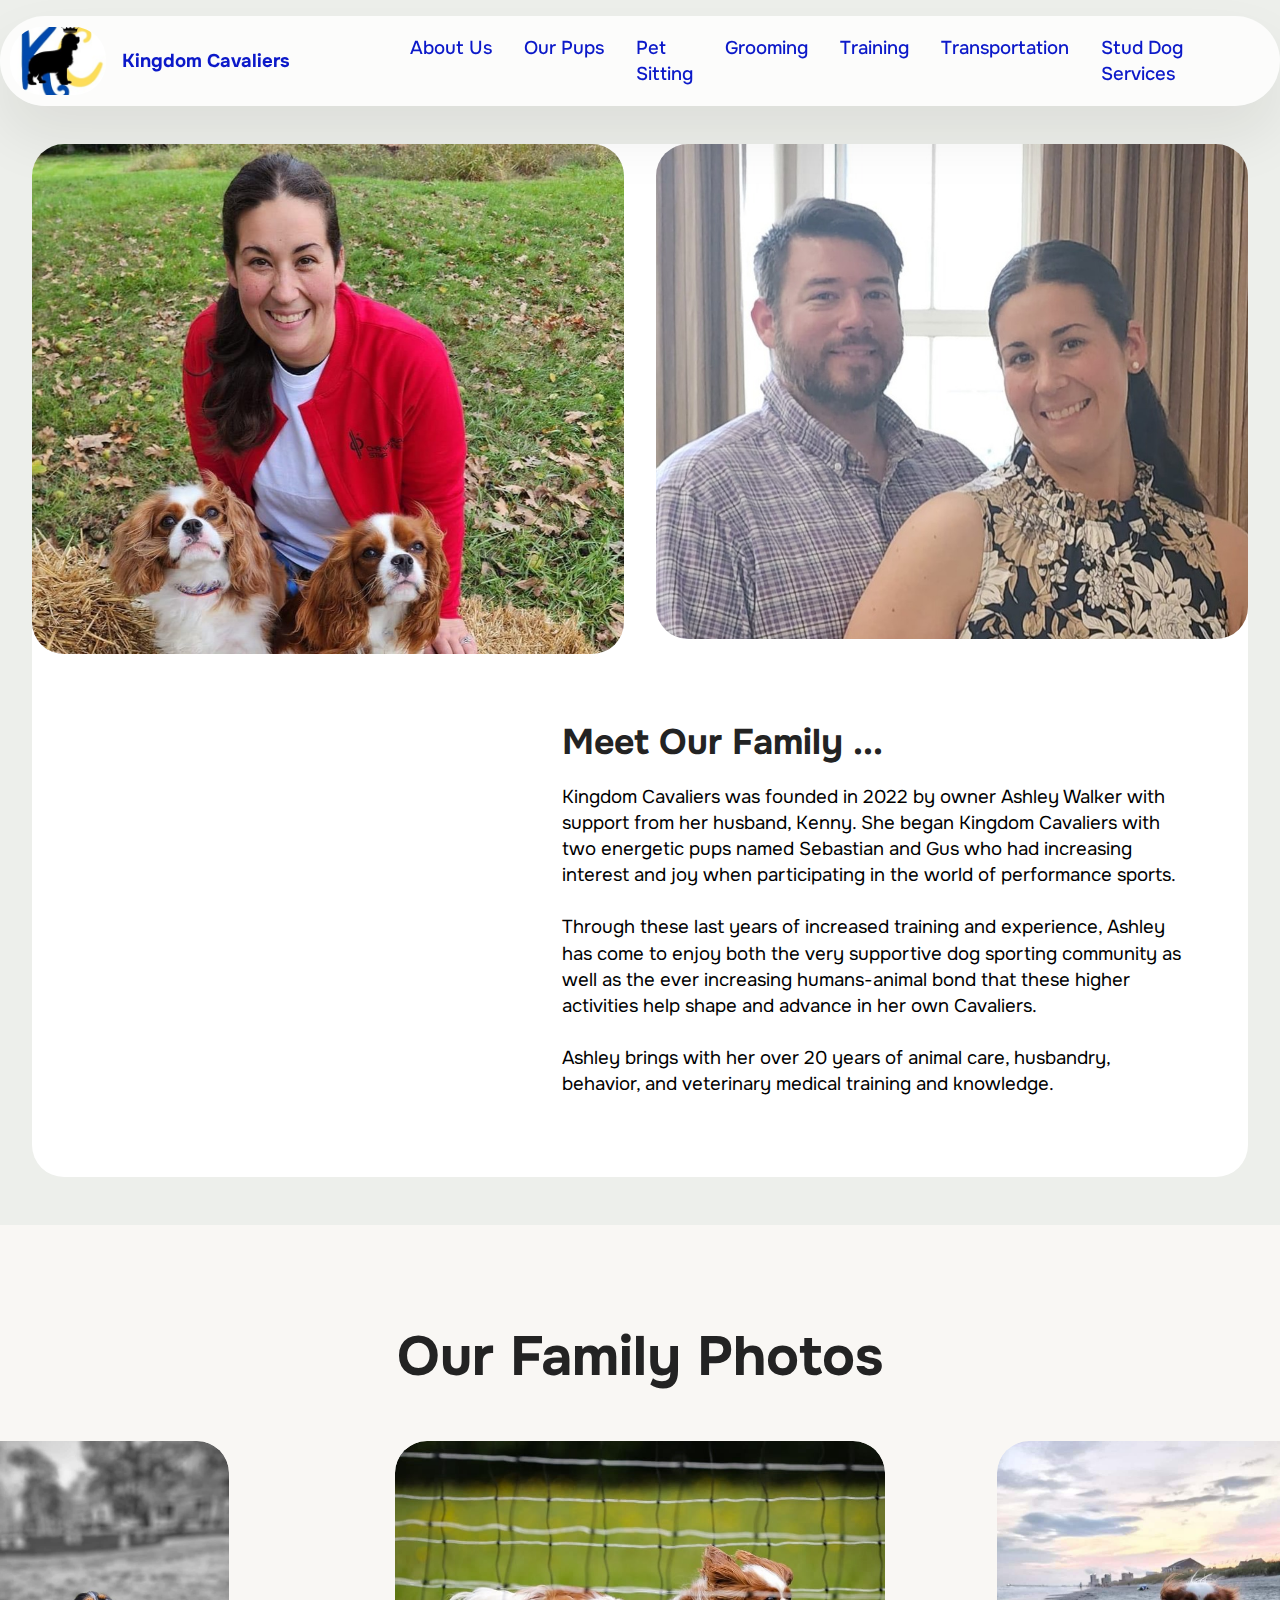
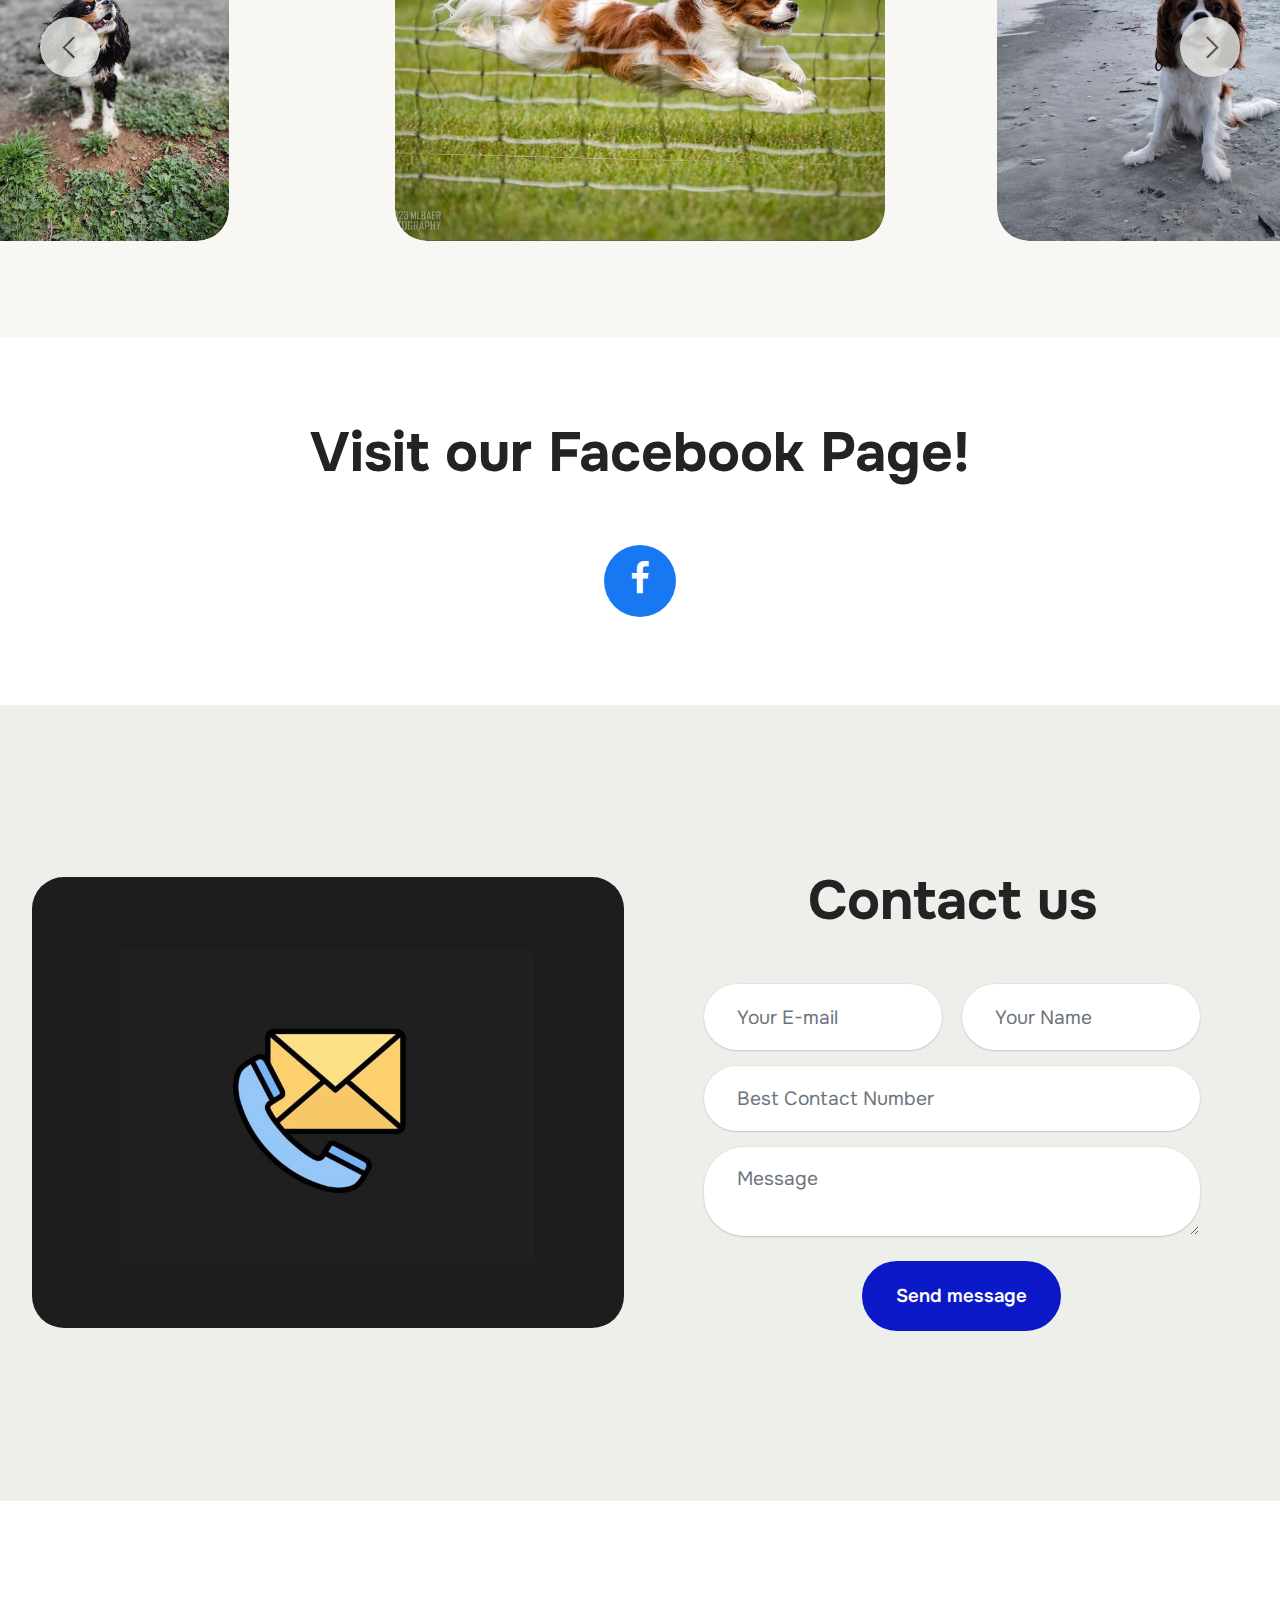
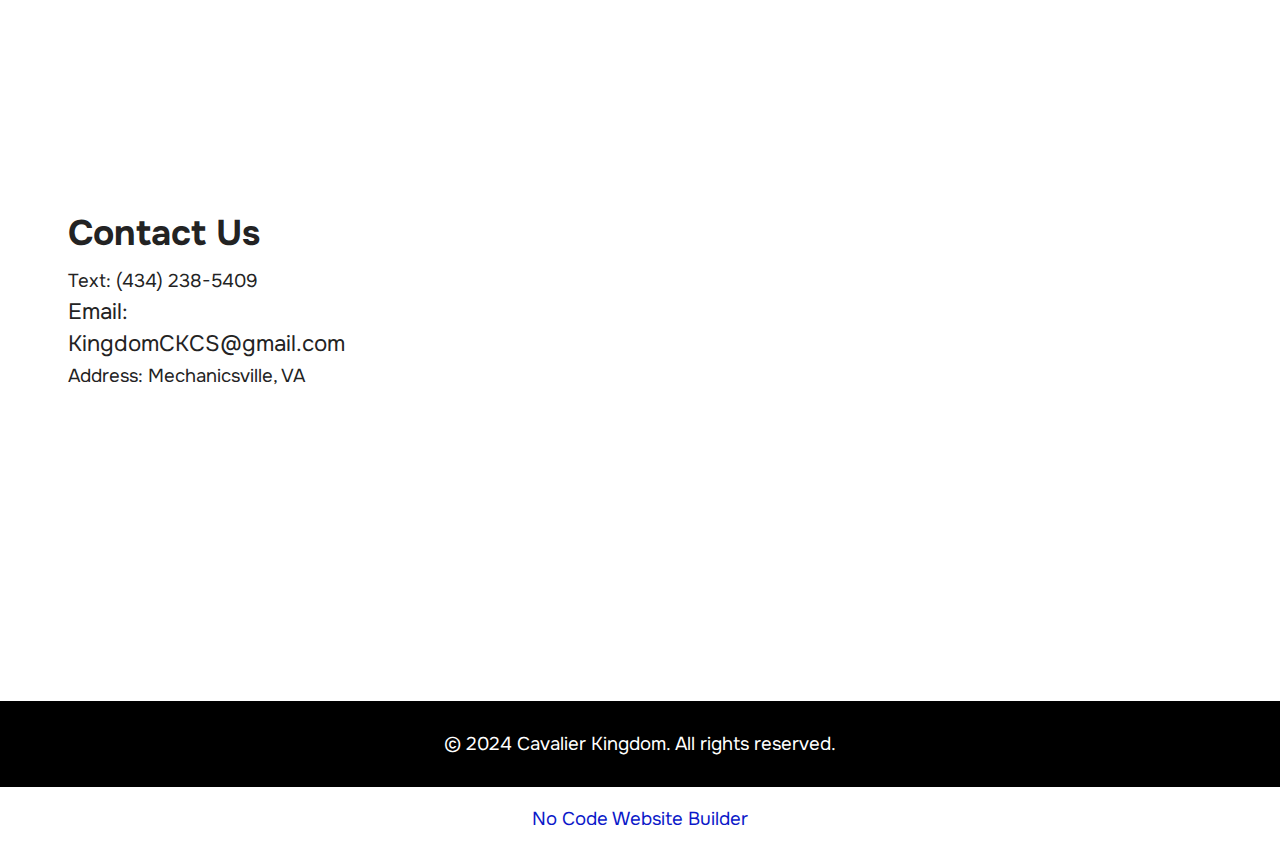
<file: page8.html>
<!DOCTYPE html>
<html  >
<head>
  <!-- Site made with Mobirise Website Builder v5.9.18, https://mobirise.com -->
  <meta charset="UTF-8">
  <meta http-equiv="X-UA-Compatible" content="IE=edge">
  <meta name="generator" content="Mobirise v5.9.18, mobirise.com">
  <meta name="viewport" content="width=device-width, initial-scale=1, minimum-scale=1">
  <link rel="shortcut icon" href="assets/images/kingdomcavaliers-quick-logo-1-206x214.jpg" type="image/x-icon">
  <meta name="description" content="As a dedicated King Charles Cavalier Spaniel trainer, I offer exceptional pet sitting, grooming, and travel nanny services tailored for your furry friends.">
  
  
  <title>About Us</title>
  <link rel="stylesheet" href="assets/web/assets/mobirise-icons2/mobirise2.css">
  <link rel="stylesheet" href="assets/bootstrap/css/bootstrap.min.css">
  <link rel="stylesheet" href="assets/bootstrap/css/bootstrap-grid.min.css">
  <link rel="stylesheet" href="assets/bootstrap/css/bootstrap-reboot.min.css">
  <link rel="stylesheet" href="assets/dropdown/css/style.css">
  <link rel="stylesheet" href="assets/socicon/css/styles.css">
  <link rel="stylesheet" href="assets/theme/css/style.css">
  <link rel="preload" href="https://fonts.googleapis.com/css2?family=Onest:wght@400;700&display=swap&display=swap" as="style" onload="this.onload=null;this.rel='stylesheet'">
  <noscript><link rel="stylesheet" href="https://fonts.googleapis.com/css2?family=Onest:wght@400;700&display=swap&display=swap"></noscript>
  <link rel="preload" as="style" href="assets/mobirise/css/mbr-additional.css?v=ksaLq1"><link rel="stylesheet" href="assets/mobirise/css/mbr-additional.css?v=ksaLq1" type="text/css">

  
  
  
</head>
<body>
  
  <section data-bs-version="5.1" class="menu menu2 cid-ujSjy4FLAV" once="menu" id="menu02-59">
	

	<nav class="navbar navbar-dropdown navbar-fixed-top navbar-expand-lg">
		<div class="container">
			<div class="navbar-brand">
				<span class="navbar-logo">
					<a href="https://mobiri.se">
						<img src="assets/images/kingdomcavaliers-quick-logo-1-206x214.jpg" alt="Mobirise Website Builder" style="height: 4.3rem;">
					</a>
				</span>
				<span class="navbar-caption-wrap"><a class="navbar-caption text-primary display-4" href="index.html">Kingdom Cavaliers</a></span>
			</div>
			<button class="navbar-toggler" type="button" data-toggle="collapse" data-bs-toggle="collapse" data-target="#navbarSupportedContent" data-bs-target="#navbarSupportedContent" aria-controls="navbarNavAltMarkup" aria-expanded="false" aria-label="Toggle navigation">
				<div class="hamburger">
					<span></span>
					<span></span>
					<span></span>
					<span></span>
				</div>
			</button>
			<div class="collapse navbar-collapse" id="navbarSupportedContent">
				<ul class="navbar-nav nav-dropdown nav-right" data-app-modern-menu="true"><li class="nav-item">
						<a class="nav-link link text-primary display-4" href="page8.html">About Us</a>
					</li>
					<li class="nav-item">
						<a class="nav-link link text-primary display-4" href="page6.html" aria-expanded="false">Our Pups<br></a>
					</li>
					<li class="nav-item">
						<a class="nav-link link text-primary display-4" href="page2.html">Pet<br>Sitting</a>
					</li><li class="nav-item"><a class="nav-link link text-primary display-4" href="page3.html">Grooming</a></li><li class="nav-item"><a class="nav-link link text-primary display-4" href="page4.html">Training</a></li><li class="nav-item"><a class="nav-link link text-primary display-4" href="page5.html">Transportation</a></li><li class="nav-item"><a class="nav-link link text-primary display-4" href="page7.html">Stud Dog<br>Services</a></li></ul>
				
				
			</div>
		</div>
	</nav>
</section>

<section data-bs-version="5.1" class="start article01 cid-ujSbGlWLo8" id="article01-4z">
	

	
	
	<div class="container">
		<div class="row justify-content-center">
			<div class="card col-md-12 col-lg-12">
				<div class="card-wrapper">
					<div class="row">
						<div class="image-wrapper col-12 col-sm-6 justify-content-center">
							<img src="assets/images/gus-sebastian-with-ashley-photo-957x960.jpeg" alt="Mobirise Website Builder">
						</div>
						<div class="image-wrapper col-12 col-sm-6 justify-content-center">
							<img src="assets/images/ashley-kenny-photo-2-1256x1675.jpeg" alt="Mobirise Website Builder">
						</div>
					</div>

					<div class="card-box align-left mb-3 card-content-text">
						<h4 class="card-title mbr-fonts-style mbr-white mb-0 display-5">
							<strong>Meet Our Family ...</strong></h4>
						<p class="mbr-text mbr-fonts-style mt-3 mb-0 display-7">Kingdom Cavaliers was founded in 2022 by owner Ashley Walker with support from her husband, Kenny.  She began Kingdom Cavaliers with two energetic pups named Sebastian and Gus who had increasing interest and joy when participating in the world of performance sports.
<br>
<br>Through these last years of increased training and experience, Ashley has come to enjoy both the very supportive dog sporting community as well as the ever increasing humans-animal bond that these higher activities help shape and advance in her own Cavaliers.
<br>
<br>Ashley brings with her over 20 years of animal care, husbandry, behavior, and veterinary medical training and knowledge.</p>
						
					</div>
				</div>
			</div>
		</div>
	</div>
</section>

<section data-bs-version="5.1" class="slider4 mbr-embla cid-ujS4udsezl" id="slider04-4q">
  
  
  <div class="container-fluid">
    <div class="row mb-5 justify-content-center">
      <div class="col-12 content-head">
        <h3 class="mbr-section-title mbr-fonts-style align-center mb-0 display-2">
          <strong>Our Family Photos</strong></h3>
        
      </div>
    </div>
    <div class="row">
      <div class="col-12">
        <div class="embla position-relative" data-skip-snaps="true" data-align="center" data-contain-scroll="trimSnaps" data-loop="true" data-auto-play="true" data-auto-play-interval="2" data-draggable="true">
          <div class="embla__viewport">
            <div class="embla__container">
              
              <div class="embla__slide slider-image item active" style="margin-left: 2rem; margin-right: 2rem;">
                <div class="slide-content">
                  <div class="item-img">
                    <div class="item-wrapper">
                      <img src="assets/images/sebastian-running-photo-5-1078x783.jpg" alt="Mobirise Website Builder" title="" data-slide-to="0" data-bs-slide-to="0">
                    </div>
                  </div>
                </div>
              </div>
              <div class="embla__slide slider-image item" style="margin-left: 2rem; margin-right: 2rem;">
                <div class="slide-content">
                  <div class="item-img">
                    <div class="item-wrapper">
                      <img src="assets/images/sebastian-at-beach-photo-1080x1099.jpg" alt="Mobirise Website Builder" title="" data-slide-to="1" data-bs-slide-to="1">
                    </div>
                  </div>
                </div>
              </div>
              <div class="embla__slide slider-image item" style="margin-left: 2rem; margin-right: 2rem;">
                <div class="slide-content">
                  <div class="item-img">
                    <div class="item-wrapper">
                      <img src="assets/images/gus-kenny-with-ribbon-photo-1200x1600.jpg" alt="Mobirise Website Builder" title="" data-slide-to="2" data-bs-slide-to="2">
                    </div>
                  </div>
                </div>
              </div><div class="embla__slide slider-image item" style="margin-left: 2rem; margin-right: 2rem;">
                <div class="slide-content">
                  <div class="item-img">
                    <div class="item-wrapper">
                      <img src="assets/images/penny-5th-birthday-photo-1200x1378.jpg" alt="Mobirise Website Builder" title="" data-slide-to="3" data-bs-slide-to="3">
                    </div>
                  </div>
                </div>
              </div><div class="embla__slide slider-image item" style="margin-left: 2rem; margin-right: 2rem;">
                <div class="slide-content">
                  <div class="item-img">
                    <div class="item-wrapper">
                      <img src="assets/images/gus-ashley-photo-1-1080x1324.jpg" alt="Mobirise Website Builder" title="" data-slide-to="4" data-bs-slide-to="4">
                    </div>
                  </div>
                </div>
              </div><div class="embla__slide slider-image item" style="margin-left: 2rem; margin-right: 2rem;">
                <div class="slide-content">
                  <div class="item-img">
                    <div class="item-wrapper">
                      <img src="assets/images/sheldon-photo-997x1395.jpg" alt="Mobirise Website Builder" title="" data-slide-to="5" data-bs-slide-to="5">
                    </div>
                  </div>
                </div>
              </div>
              
            </div>
          </div>
          <button class="embla__button embla__button--prev">
            <span class="mobi-mbri mobi-mbri-arrow-prev" aria-hidden="true"></span>
            <span class="sr-only visually-hidden visually-hidden">Previous</span>
          </button>
          <button class="embla__button embla__button--next">
            <span class="mobi-mbri mobi-mbri-arrow-next" aria-hidden="true"></span>
            <span class="sr-only visually-hidden visually-hidden">Next</span>
          </button>
        </div>
      </div>
    </div>
  </div>
</section>

<section data-bs-version="5.1" class="social4 cid-uk9zREwpZQ" id="social04-5k">
    
    
    

    <div class="container">
        <div class="media-container-row">
            <div class="col-12">
                <h3 class="mbr-section-title align-center mb-5 mbr-fonts-style display-2">
                    <strong>Visit our Facebook Page!</strong>
                </h3>
                <div class="social-list align-center">
                    <a class="iconfont-wrapper bg-facebook m-2 " target="_blank" href="https://www.facebook.com/groups/1490678041589144">
                        <span class="socicon-facebook socicon"></span>
                    </a>
                    
                    
                    
                    
                    
                    
                    
                    
                    
                    
                </div>
            </div>
        </div>
    </div>
</section>

<section data-bs-version="5.1" class="form03 cid-ukfzhjjalz" id="form03-65">
    

    

    <div class="container">
        <div class="row justify-content-center">
            <div class="col-12 col-lg item-wrapper">
                <div class="mbr-section-head mb-5">
                    <h3 class="mbr-section-title mbr-fonts-style align-center mb-0 display-2">
                        <strong>Contact us</strong>
                    </h3>
                    
                </div>
                <div class="col-lg-12 mx-auto mbr-form" data-form-type="formoid">
                    <form action="https://mobirise.eu/" method="POST" class="mbr-form form-with-styler" data-form-title="Form Name"><input type="hidden" name="email" data-form-email="true" value="tWgFBZpMCdBhNUCKyjoiW6v+Di/PwGuocfdV1QouHNWJY6kUsDe8ngJqwcxzinSN+iHARJIduoQ88IoRiE0WBQ6fd39XWUaRcbw8woyCJ0fjkKLp5Yz0PkWAI8zV4q8b">
                        <div class="row">
                            <div hidden="hidden" data-form-alert="" class="alert alert-success col-12">Thanks for filling out the form!   I will reply to your request within 48 hours.</div>
                            <div hidden="hidden" data-form-alert-danger="" class="alert alert-danger col-12">
                                Oops...! some problem!
                            </div>
                        </div>
                        <div class="dragArea row">
                            <div class="col-md col-sm-12 form-group mb-3 mb-3" data-for="name">
                                <input type="text" name="name" placeholder="Your Name" data-form-field="name" class="form-control" value="" id="name-form03-65">
                            </div>
                            <div class="col-md col-sm-12 form-group mb-3 mb-3" data-for="email">
                                <input type="email" name="email" placeholder="Your E-mail" data-form-field="email" class="form-control" value="" id="email-form03-65">
                            </div>
                            <div class="col-12 form-group mb-3 mb-3" data-for="phone">
                                <input type="tel" name="phone" placeholder="Best Contact Number" data-form-field="phone" class="form-control" value="" id="phone-form03-65">
                            </div>
                            <div class="col-12 form-group mb-3 mb-3" data-for="textarea">
                                <textarea name="textarea" placeholder="Message" data-form-field="textarea" class="form-control" id="textarea-form03-65"></textarea>
                            </div>
                            <div class="col-lg-12 col-md-12 col-sm-12 align-center mbr-section-btn">
                                <button type="submit" class="btn btn-primary display-7">
                                    Send message
                                </button>
                            </div>
                        </div>
                    </form>
                </div>


            </div>
            <div class="col-12 col-lg-6">
                <div class="image-wrapper">
                    <img class="w-100" src="assets/images/contact-us-icon-2-942x717.jpg" alt="Mobirise Website Builder">
                </div>
            </div>

        </div>
    </div>
</section>

<section data-bs-version="5.1" class="contacts4 map1 cid-uk9zPXnb5X" id="contacts04-5j">

	

    <div class="main_wrapper">
		<div class="b_wrapper">
			<div class="container-fluid">
				<div class="row justify-content-start">
					<div class="col-md-5 col-lg-4 item-wrapper">
                        <h5 class="cardTitle mbr-fonts-style mb-2 display-5">
                            <strong>Contact Us</strong>
                        </h5>
                        <ul class="list mbr-fonts-style display-7">
                            <li class="mbr-text item-wrap">
                            Text:                                
                            <a href="tel:(555) 123-4567" class="text-black">(4</a>34) 238-5409</li>

                            <li class="mbr-text item-wrap"><span style="font-size: 1.4rem;">Email: KingdomCKCS@gmail.com</span><br></li>

                            <li class="mbr-text item-wrap">                        
                            Address:
                            Mechanicsville, VA</li>
                        </ul>
					</div>
				</div>
			</div>
		</div>
        <div class="google-map"><iframe frameborder="0" style="border:0" src="https://www.google.com/maps/embed/v1/place?key=AIzaSyB7QWkvlxV39ZsyKvhZRjPGVqlJFvxxNkw&amp;q=23111" allowfullscreen=""></iframe></div>
	</div>
</section>

<section data-bs-version="5.1" class="footer4 cid-ujS4ugxUni" once="footers" id="footer04-4w">

    

    

    <div class="container">
        <div class="media-container-row align-center mbr-white">
            <div class="col-12">
                <p class="mbr-text mb-0 mbr-fonts-style display-7">© 2024 Cavalier Kingdom. All rights reserved.</p>
            </div>
        </div>
    </div>
</section><section class="display-7" style="padding: 0;align-items: center;justify-content: center;flex-wrap: wrap;    align-content: center;display: flex;position: relative;height: 4rem;"><a href="https://mobiri.se/2546818" style="flex: 1 1;height: 4rem;position: absolute;width: 100%;z-index: 1;"><img alt="" style="height: 4rem;" src="[data-uri]"></a><p style="margin: 0;text-align: center;" class="display-7">&#8204;</p><a style="z-index:1" href="https://mobirise.com/builder/no-code-website-builder.html">No Code Website Builder</a></section><script src="assets/bootstrap/js/bootstrap.bundle.min.js"></script>  <script src="assets/smoothscroll/smooth-scroll.js"></script>  <script src="assets/ytplayer/index.js"></script>  <script src="assets/dropdown/js/navbar-dropdown.js"></script>  <script src="assets/embla/embla.min.js"></script>  <script src="assets/embla/script.js"></script>  <script src="assets/theme/js/script.js"></script>  <script src="assets/formoid/formoid.min.js"></script>  
  
  
</body>
</html>
</file>
<file: assets/web/assets/mobirise-icons2/mobirise2.css>
@font-face {
  font-family: 'Moririse2';
  font-display: swap;
  src:  url('mobirise2.eot?f2bix4');
  src:  url('mobirise2.eot?f2bix4#iefix') format('embedded-opentype'),
    url('mobirise2.ttf?f2bix4') format('truetype'),
    url('mobirise2.woff?f2bix4') format('woff'),
    url('mobirise2.svg?f2bix4#mobirise2') format('svg');
  font-weight: normal;
  font-style: normal;
}

[class^="mobi-"], [class*=" mobi-"] {
  /* use !important to prevent issues with browser extensions that change fonts */
  font-family: 'Moririse2' !important;
  speak: none;
  font-style: normal;
  font-weight: normal;
  font-variant: normal;
  text-transform: none;
  line-height: 1;

  /* Better Font Rendering =========== */
  -webkit-font-smoothing: antialiased;
  -moz-osx-font-smoothing: grayscale;
}

.mobi-mbri-add-submenu:before {
  content: "\e900";
}
.mobi-mbri-alert:before {
  content: "\e901";
}
.mobi-mbri-align-center:before {
  content: "\e902";
}
.mobi-mbri-align-justify:before {
  content: "\e903";
}
.mobi-mbri-align-left:before {
  content: "\e904";
}
.mobi-mbri-align-right:before {
  content: "\e905";
}
.mobi-mbri-android:before {
  content: "\e906";
}
.mobi-mbri-apple:before {
  content: "\e907";
}
.mobi-mbri-arrow-down:before {
  content: "\e908";
}
.mobi-mbri-arrow-next:before {
  content: "\e909";
}
.mobi-mbri-arrow-prev:before {
  content: "\e90a";
}
.mobi-mbri-arrow-up:before {
  content: "\e90b";
}
.mobi-mbri-bold:before {
  content: "\e90c";
}
.mobi-mbri-bookmark:before {
  content: "\e90d";
}
.mobi-mbri-bootstrap:before {
  content: "\e90e";
}
.mobi-mbri-briefcase:before {
  content: "\e90f";
}
.mobi-mbri-browse:before {
  content: "\e910";
}
.mobi-mbri-bulleted-list:before {
  content: "\e911";
}
.mobi-mbri-calendar:before {
  content: "\e912";
}
.mobi-mbri-camera:before {
  content: "\e913";
}
.mobi-mbri-cart-add:before {
  content: "\e914";
}
.mobi-mbri-cart-full:before {
  content: "\e915";
}
.mobi-mbri-cash:before {
  content: "\e916";
}
.mobi-mbri-change-style:before {
  content: "\e917";
}
.mobi-mbri-chat:before {
  content: "\e918";
}
.mobi-mbri-clock:before {
  content: "\e919";
}
.mobi-mbri-close:before {
  content: "\e91a";
}
.mobi-mbri-cloud:before {
  content: "\e91b";
}
.mobi-mbri-code:before {
  content: "\e91c";
}
.mobi-mbri-contact-form:before {
  content: "\e91d";
}
.mobi-mbri-credit-card:before {
  content: "\e91e";
}
.mobi-mbri-cursor-click:before {
  content: "\e91f";
}
.mobi-mbri-cust-feedback:before {
  content: "\e920";
}
.mobi-mbri-database:before {
  content: "\e921";
}
.mobi-mbri-delivery:before {
  content: "\e922";
}
.mobi-mbri-desktop:before {
  content: "\e923";
}
.mobi-mbri-devices:before {
  content: "\e924";
}
.mobi-mbri-down:before {
  content: "\e925";
}
.mobi-mbri-download-2:before {
  content: "\e926";
}
.mobi-mbri-download:before {
  content: "\e927";
}
.mobi-mbri-drag-n-drop-2:before {
  content: "\e928";
}
.mobi-mbri-drag-n-drop:before {
  content: "\e929";
}
.mobi-mbri-edit-2:before {
  content: "\e92a";
}
.mobi-mbri-edit:before {
  content: "\e92b";
}
.mobi-mbri-error:before {
  content: "\e92c";
}
.mobi-mbri-extension:before {
  content: "\e92d";
}
.mobi-mbri-features:before {
  content: "\e92e";
}
.mobi-mbri-file:before {
  content: "\e92f";
}
.mobi-mbri-flag:before {
  content: "\e930";
}
.mobi-mbri-folder:before {
  content: "\e931";
}
.mobi-mbri-gift:before {
  content: "\e932";
}
.mobi-mbri-github:before {
  content: "\e933";
}
.mobi-mbri-globe-2:before {
  content: "\e934";
}
.mobi-mbri-globe:before {
  content: "\e935";
}
.mobi-mbri-growing-chart:before {
  content: "\e936";
}
.mobi-mbri-hearth:before {
  content: "\e937";
}
.mobi-mbri-help:before {
  content: "\e938";
}
.mobi-mbri-home:before {
  content: "\e939";
}
.mobi-mbri-hot-cup:before {
  content: "\e93a";
}
.mobi-mbri-idea:before {
  content: "\e93b";
}
.mobi-mbri-image-gallery:before {
  content: "\e93c";
}
.mobi-mbri-image-slider:before {
  content: "\e93d";
}
.mobi-mbri-info:before {
  content: "\e93e";
}
.mobi-mbri-italic:before {
  content: "\e93f";
}
.mobi-mbri-key:before {
  content: "\e940";
}
.mobi-mbri-laptop:before {
  content: "\e941";
}
.mobi-mbri-layers:before {
  content: "\e942";
}
.mobi-mbri-left-right:before {
  content: "\e943";
}
.mobi-mbri-left:before {
  content: "\e944";
}
.mobi-mbri-letter:before {
  content: "\e945";
}
.mobi-mbri-like:before {
  content: "\e946";
}
.mobi-mbri-link:before {
  content: "\e947";
}
.mobi-mbri-lock:before {
  content: "\e948";
}
.mobi-mbri-login:before {
  content: "\e949";
}
.mobi-mbri-logout:before {
  content: "\e94a";
}
.mobi-mbri-magic-stick:before {
  content: "\e94b";
}
.mobi-mbri-map-pin:before {
  content: "\e94c";
}
.mobi-mbri-menu:before {
  content: "\e94d";
}
.mobi-mbri-mobile-2:before {
  content: "\e94e";
}
.mobi-mbri-mobile-horizontal:before {
  content: "\e94f";
}
.mobi-mbri-mobile:before {
  content: "\e950";
}
.mobi-mbri-mobirise:before {
  content: "\e951";
}
.mobi-mbri-more-horizontal:before {
  content: "\e952";
}
.mobi-mbri-more-vertical:before {
  content: "\e953";
}
.mobi-mbri-music:before {
  content: "\e954";
}
.mobi-mbri-new-file:before {
  content: "\e955";
}
.mobi-mbri-numbered-list:before {
  content: "\e956";
}
.mobi-mbri-opened-folder:before {
  content: "\e957";
}
.mobi-mbri-pages:before {
  content: "\e958";
}
.mobi-mbri-paper-plane:before {
  content: "\e959";
}
.mobi-mbri-paperclip:before {
  content: "\e95a";
}
.mobi-mbri-phone:before {
  content: "\e95b";
}
.mobi-mbri-photo:before {
  content: "\e95c";
}
.mobi-mbri-photos:before {
  content: "\e95d";
}
.mobi-mbri-pin:before {
  content: "\e95e";
}
.mobi-mbri-play:before {
  content: "\e95f";
}
.mobi-mbri-plus:before {
  content: "\e960";
}
.mobi-mbri-preview:before {
  content: "\e961";
}
.mobi-mbri-print:before {
  content: "\e962";
}
.mobi-mbri-protect:before {
  content: "\e963";
}
.mobi-mbri-question:before {
  content: "\e964";
}
.mobi-mbri-quote-left:before {
  content: "\e965";
}
.mobi-mbri-quote-right:before {
  content: "\e966";
}
.mobi-mbri-redo:before {
  content: "\e967";
}
.mobi-mbri-refresh:before {
  content: "\e968";
}
.mobi-mbri-responsive-2:before {
  content: "\e969";
}
.mobi-mbri-responsive:before {
  content: "\e96a";
}
.mobi-mbri-right:before {
  content: "\e96b";
}
.mobi-mbri-rocket:before {
  content: "\e96c";
}
.mobi-mbri-sad-face:before {
  content: "\e96d";
}
.mobi-mbri-sale:before {
  content: "\e96e";
}
.mobi-mbri-save:before {
  content: "\e96f";
}
.mobi-mbri-search:before {
  content: "\e970";
}
.mobi-mbri-setting-2:before {
  content: "\e971";
}
.mobi-mbri-setting-3:before {
  content: "\e972";
}
.mobi-mbri-setting:before {
  content: "\e973";
}
.mobi-mbri-share:before {
  content: "\e974";
}
.mobi-mbri-shopping-bag:before {
  content: "\e975";
}
.mobi-mbri-shopping-basket:before {
  content: "\e976";
}
.mobi-mbri-shopping-cart:before {
  content: "\e977";
}
.mobi-mbri-sites:before {
  content: "\e978";
}
.mobi-mbri-smile-face:before {
  content: "\e979";
}
.mobi-mbri-speed:before {
  content: "\e97a";
}
.mobi-mbri-star:before {
  content: "\e97b";
}
.mobi-mbri-success:before {
  content: "\e97c";
}
.mobi-mbri-sun:before {
  content: "\e97d";
}
.mobi-mbri-sun2:before {
  content: "\e97e";
}
.mobi-mbri-tablet-vertical:before {
  content: "\e97f";
}
.mobi-mbri-tablet:before {
  content: "\e980";
}
.mobi-mbri-target:before {
  content: "\e981";
}
.mobi-mbri-timer:before {
  content: "\e982";
}
.mobi-mbri-to-ftp:before {
  content: "\e983";
}
.mobi-mbri-to-local-drive:before {
  content: "\e984";
}
.mobi-mbri-touch-swipe:before {
  content: "\e985";
}
.mobi-mbri-touch:before {
  content: "\e986";
}
.mobi-mbri-trash:before {
  content: "\e987";
}
.mobi-mbri-underline:before {
  content: "\e988";
}
.mobi-mbri-undo:before {
  content: "\e989";
}
.mobi-mbri-unlink:before {
  content: "\e98a";
}
.mobi-mbri-unlock:before {
  content: "\e98b";
}
.mobi-mbri-up-down:before {
  content: "\e98c";
}
.mobi-mbri-up:before {
  content: "\e98d";
}
.mobi-mbri-update:before {
  content: "\e98e";
}
.mobi-mbri-upload-2:before {
  content: "\e98f";
}
.mobi-mbri-upload:before {
  content: "\e990";
}
.mobi-mbri-user-2:before {
  content: "\e991";
}
.mobi-mbri-user:before {
  content: "\e992";
}
.mobi-mbri-users:before {
  content: "\e993";
}
.mobi-mbri-video-play:before {
  content: "\e994";
}
.mobi-mbri-video:before {
  content: "\e995";
}
.mobi-mbri-watch:before {
  content: "\e996";
}
.mobi-mbri-website-theme-2:before {
  content: "\e997";
}
.mobi-mbri-website-theme:before {
  content: "\e998";
}
.mobi-mbri-wifi:before {
  content: "\e999";
}
.mobi-mbri-windows:before {
  content: "\e99a";
}
.mobi-mbri-zoom-in:before {
  content: "\e99b";
}
.mobi-mbri-zoom-out:before {
  content: "\e99c";
}
</file>
<file: assets/parallax/jarallax.css>
.jarallax {
    position: relative;
    z-index: 0;
}
.jarallax > .jarallax-img {
    position: absolute;
    object-fit: cover;
    /* support for plugin https://github.com/bfred-it/object-fit-images */
    font-family: 'object-fit: cover;';
    top: 0;
    left: 0;
    width: 100%;
    height: 100%;
    z-index: -1;
}
</file>
<file: assets/dropdown/css/style.css>
.navbar-dropdown {
  left: 0;
  padding: 0;
  position: absolute;
  right: 0;
  top: 0;
  transition: all 0.45s ease;
  z-index: 1030;
  background: #282828; }
  .navbar-dropdown .navbar-logo {
    margin-right: 0.8rem;
    transition: margin 0.3s ease-in-out;
    vertical-align: middle; }
    .navbar-dropdown .navbar-logo img {
      height: 3.125rem;
      transition: all 0.3s ease-in-out; }
    .navbar-dropdown .navbar-logo.mbr-iconfont {
      font-size: 3.125rem;
      line-height: 3.125rem; }
  .navbar-dropdown .navbar-caption {
    font-weight: 700;
    white-space: normal;
    vertical-align: -4px;
    line-height: 3.125rem !important; }
    .navbar-dropdown .navbar-caption, .navbar-dropdown .navbar-caption:hover {
      color: inherit;
      text-decoration: none; }
  .navbar-dropdown .mbr-iconfont + .navbar-caption {
    vertical-align: -1px; }
  .navbar-dropdown.navbar-fixed-top {
    position: fixed; }
  .navbar-dropdown .navbar-brand span {
    vertical-align: -4px; }
  .navbar-dropdown.bg-color.transparent {
    background: none; }
  .navbar-dropdown.navbar-short .navbar-brand {
    padding: 0.625rem 0; }
    .navbar-dropdown.navbar-short .navbar-brand span {
      vertical-align: -1px; }
  .navbar-dropdown.navbar-short .navbar-caption {
    line-height: 2.375rem !important;
    vertical-align: -2px; }
  .navbar-dropdown.navbar-short .navbar-logo {
    margin-right: 0.5rem; }
    .navbar-dropdown.navbar-short .navbar-logo img {
      height: 2.375rem; }
    .navbar-dropdown.navbar-short .navbar-logo.mbr-iconfont {
      font-size: 2.375rem;
      line-height: 2.375rem; }
  .navbar-dropdown.navbar-short .mbr-table-cell {
    height: 3.625rem; }
  .navbar-dropdown .navbar-close {
    left: 0.6875rem;
    position: fixed;
    top: 0.75rem;
    z-index: 1000; }
  .navbar-dropdown .hamburger-icon {
    content: "";
    display: inline-block;
    vertical-align: middle;
    width: 16px;
    -webkit-box-shadow: 0 -6px 0 1px #282828,0 0 0 1px #282828,0 6px 0 1px #282828;
    -moz-box-shadow: 0 -6px 0 1px #282828,0 0 0 1px #282828,0 6px 0 1px #282828;
    box-shadow: 0 -6px 0 1px #282828,0 0 0 1px #282828,0 6px 0 1px #282828; }

.dropdown-menu .dropdown-toggle[data-toggle="dropdown-submenu"]::after {
  border-bottom: 0.35em solid transparent;
  border-left: 0.35em solid;
  border-right: 0;
  border-top: 0.35em solid transparent;
  margin-left: 0.3rem; }

.dropdown-menu .dropdown-item:focus {
  outline: 0; }

.nav-dropdown {
  font-size: 0.75rem;
  font-weight: 500;
  height: auto !important; }
  .nav-dropdown .nav-btn {
    padding-left: 1rem; }
  .nav-dropdown .link {
    margin: .667em 1.667em;
    font-weight: 500;
    padding: 0;
    transition: color .2s ease-in-out; }
    .nav-dropdown .link.dropdown-toggle {
      margin-right: 2.583em; }
      .nav-dropdown .link.dropdown-toggle::after {
        margin-left: .25rem;
        border-top: 0.35em solid;
        border-right: 0.35em solid transparent;
        border-left: 0.35em solid transparent;
        border-bottom: 0; }
      .nav-dropdown .link.dropdown-toggle[aria-expanded="true"] {
        margin: 0;
        padding: 0.667em 3.263em  0.667em 1.667em; }
  .nav-dropdown .link::after,
  .nav-dropdown .dropdown-item::after {
    color: inherit; }
  .nav-dropdown .btn {
    font-size: 0.75rem;
    font-weight: 700;
    letter-spacing: 0;
    margin-bottom: 0;
    padding-left: 1.25rem;
    padding-right: 1.25rem; }
  .nav-dropdown .dropdown-menu {
    border-radius: 0;
    border: 0;
    left: 0;
    margin: 0;
    padding-bottom: 1.25rem;
    padding-top: 1.25rem;
    position: relative; }
  .nav-dropdown .dropdown-submenu {
    margin-left: 0.125rem;
    top: 0; }
  .nav-dropdown .dropdown-item {
    font-weight: 500;
    line-height: 2;
    padding: 0.3846em 4.615em 0.3846em 1.5385em;
    position: relative;
    transition: color .2s ease-in-out, background-color .2s ease-in-out; }
    .nav-dropdown .dropdown-item::after {
      margin-top: -0.3077em;
      position: absolute;
      right: 1.1538em;
      top: 50%; }
    .nav-dropdown .dropdown-item:focus, .nav-dropdown .dropdown-item:hover {
      background: none; }

@media (max-width: 767px) {
  .nav-dropdown.navbar-toggleable-sm {
    bottom: 0;
    display: none;
    left: 0;
    overflow-x: hidden;
    position: fixed;
    top: 0;
    transform: translateX(-100%);
    -ms-transform: translateX(-100%);
    -webkit-transform: translateX(-100%);
    width: 18.75rem;
    z-index: 999; } }
.nav-dropdown.navbar-toggleable-xl {
  bottom: 0;
  display: none;
  left: 0;
  overflow-x: hidden;
  position: fixed;
  top: 0;
  transform: translateX(-100%);
  -ms-transform: translateX(-100%);
  -webkit-transform: translateX(-100%);
  width: 18.75rem;
  z-index: 999; }

.nav-dropdown-sm {
  display: block !important;
  overflow-x: hidden;
  overflow: auto;
  padding-top: 3.875rem; }
  .nav-dropdown-sm::after {
    content: "";
    display: block;
    height: 3rem;
    width: 100%; }
  .nav-dropdown-sm.collapse.in ~ .navbar-close {
    display: block !important; }
  .nav-dropdown-sm.collapsing, .nav-dropdown-sm.collapse.in {
    transform: translateX(0);
    -ms-transform: translateX(0);
    -webkit-transform: translateX(0);
    transition: all 0.25s ease-out;
    -webkit-transition: all 0.25s ease-out;
    background: #282828; }
  .nav-dropdown-sm.collapsing[aria-expanded="false"] {
    transform: translateX(-100%);
    -ms-transform: translateX(-100%);
    -webkit-transform: translateX(-100%); }
  .nav-dropdown-sm .nav-item {
    display: block;
    margin-left: 0 !important;
    padding-left: 0; }
  .nav-dropdown-sm .link,
  .nav-dropdown-sm .dropdown-item {
    border-top: 1px dotted rgba(255, 255, 255, 0.1);
    font-size: 0.8125rem;
    line-height: 1.6;
    margin: 0 !important;
    padding: 0.875rem 2.4rem 0.875rem 1.5625rem !important;
    position: relative;
    white-space: normal; }
    .nav-dropdown-sm .link:focus, .nav-dropdown-sm .link:hover,
    .nav-dropdown-sm .dropdown-item:focus,
    .nav-dropdown-sm .dropdown-item:hover {
      background: rgba(0, 0, 0, 0.2) !important;
      color: #c0a375; }
  .nav-dropdown-sm .nav-btn {
    position: relative;
    padding: 1.5625rem 1.5625rem 0 1.5625rem; }
    .nav-dropdown-sm .nav-btn::before {
      border-top: 1px dotted rgba(255, 255, 255, 0.1);
      content: "";
      left: 0;
      position: absolute;
      top: 0;
      width: 100%; }
    .nav-dropdown-sm .nav-btn + .nav-btn {
      padding-top: 0.625rem; }
      .nav-dropdown-sm .nav-btn + .nav-btn::before {
        display: none; }
  .nav-dropdown-sm .btn {
    padding: 0.625rem 0; }
  .nav-dropdown-sm .dropdown-toggle[data-toggle="dropdown-submenu"]::after {
    margin-left: .25rem;
    border-top: 0.35em solid;
    border-right: 0.35em solid transparent;
    border-left: 0.35em solid transparent;
    border-bottom: 0; }
  .nav-dropdown-sm .dropdown-toggle[data-toggle="dropdown-submenu"][aria-expanded="true"]::after {
    border-top: 0;
    border-right: 0.35em solid transparent;
    border-left: 0.35em solid transparent;
    border-bottom: 0.35em solid; }
  .nav-dropdown-sm .dropdown-menu {
    margin: 0;
    padding: 0;
    position: relative;
    top: 0;
    left: 0;
    width: 100%;
    border: 0;
    float: none;
    border-radius: 0;
    background: none; }
  .nav-dropdown-sm .dropdown-submenu {
    left: 100%;
    margin-left: 0.125rem;
    margin-top: -1.25rem;
    top: 0; }

.navbar-toggleable-sm .nav-dropdown .dropdown-menu {
  position: absolute; }

.navbar-toggleable-sm .nav-dropdown .dropdown-submenu {
  left: 100%;
  margin-left: 0.125rem;
  margin-top: -1.25rem;
  top: 0; }

.navbar-toggleable-sm.opened .nav-dropdown .dropdown-menu {
  position: relative; }

.navbar-toggleable-sm.opened .nav-dropdown .dropdown-submenu {
  left: 0;
  margin-left: 00rem;
  margin-top: 0rem;
  top: 0; }

.is-builder .nav-dropdown.collapsing {
  transition: none !important; }
</file>
<file: assets/socicon/css/styles.css>
@charset "UTF-8";

@font-face {
  font-family: 'Socicon';
  src:  url('../fonts/socicon.eot');
  src:  url('../fonts/socicon.eot?#iefix') format('embedded-opentype'),
    url('../fonts/socicon.woff2') format('woff2'),
    url('../fonts/socicon.ttf') format('truetype'),
    url('../fonts/socicon.woff') format('woff'),
    url('../fonts/socicon.svg#socicon') format('svg');
  font-weight: normal;
  font-style: normal;
  font-display: swap;
}

[data-icon]:before {
  font-family: "socicon" !important;
  content: attr(data-icon);
  font-style: normal !important;
  font-weight: normal !important;
  font-variant: normal !important;
  text-transform: none !important;
  speak: none;
  line-height: 1;
  -webkit-font-smoothing: antialiased;
  -moz-osx-font-smoothing: grayscale;
}

[class^="socicon-"], [class*=" socicon-"] {
  /* use !important to prevent issues with browser extensions that change fonts */
  font-family: 'Socicon' !important;
  speak: none;
  font-style: normal;
  font-weight: normal;
  font-variant: normal;
  text-transform: none;
  line-height: 1;

  /* Better Font Rendering =========== */
  -webkit-font-smoothing: antialiased;
  -moz-osx-font-smoothing: grayscale;
}

.socicon-500px:before {
  content: "\e000";
}
.socicon-8tracks:before {
  content: "\e001";
}
.socicon-airbnb:before {
  content: "\e002";
}
.socicon-alliance:before {
  content: "\e003";
}
.socicon-amazon:before {
  content: "\e004";
}
.socicon-amplement:before {
  content: "\e005";
}
.socicon-android:before {
  content: "\e006";
}
.socicon-angellist:before {
  content: "\e007";
}
.socicon-apple:before {
  content: "\e008";
}
.socicon-appnet:before {
  content: "\e009";
}
.socicon-baidu:before {
  content: "\e00a";
}
.socicon-bandcamp:before {
  content: "\e00b";
}
.socicon-battlenet:before {
  content: "\e00c";
}
.socicon-mixer:before {
  content: "\e00d";
}
.socicon-bebee:before {
  content: "\e00e";
}
.socicon-bebo:before {
  content: "\e00f";
}
.socicon-behance:before {
  content: "\e010";
}
.socicon-blizzard:before {
  content: "\e011";
}
.socicon-blogger:before {
  content: "\e012";
}
.socicon-buffer:before {
  content: "\e013";
}
.socicon-chrome:before {
  content: "\e014";
}
.socicon-coderwall:before {
  content: "\e015";
}
.socicon-curse:before {
  content: "\e016";
}
.socicon-dailymotion:before {
  content: "\e017";
}
.socicon-deezer:before {
  content: "\e018";
}
.socicon-delicious:before {
  content: "\e019";
}
.socicon-deviantart:before {
  content: "\e01a";
}
.socicon-diablo:before {
  content: "\e01b";
}
.socicon-digg:before {
  content: "\e01c";
}
.socicon-discord:before {
  content: "\e01d";
}
.socicon-disqus:before {
  content: "\e01e";
}
.socicon-douban:before {
  content: "\e01f";
}
.socicon-draugiem:before {
  content: "\e020";
}
.socicon-dribbble:before {
  content: "\e021";
}
.socicon-drupal:before {
  content: "\e022";
}
.socicon-ebay:before {
  content: "\e023";
}
.socicon-ello:before {
  content: "\e024";
}
.socicon-endomodo:before {
  content: "\e025";
}
.socicon-envato:before {
  content: "\e026";
}
.socicon-etsy:before {
  content: "\e027";
}
.socicon-facebook:before {
  content: "\e028";
}
.socicon-feedburner:before {
  content: "\e029";
}
.socicon-filmweb:before {
  content: "\e02a";
}
.socicon-firefox:before {
  content: "\e02b";
}
.socicon-flattr:before {
  content: "\e02c";
}
.socicon-flickr:before {
  content: "\e02d";
}
.socicon-formulr:before {
  content: "\e02e";
}
.socicon-forrst:before {
  content: "\e02f";
}
.socicon-foursquare:before {
  content: "\e030";
}
.socicon-friendfeed:before {
  content: "\e031";
}
.socicon-github:before {
  content: "\e032";
}
.socicon-goodreads:before {
  content: "\e033";
}
.socicon-google:before {
  content: "\e034";
}
.socicon-googlescholar:before {
  content: "\e035";
}
.socicon-googlegroups:before {
  content: "\e036";
}
.socicon-googlephotos:before {
  content: "\e037";
}
.socicon-googleplus:before {
  content: "\e038";
}
.socicon-grooveshark:before {
  content: "\e039";
}
.socicon-hackerrank:before {
  content: "\e03a";
}
.socicon-hearthstone:before {
  content: "\e03b";
}
.socicon-hellocoton:before {
  content: "\e03c";
}
.socicon-heroes:before {
  content: "\e03d";
}
.socicon-smashcast:before {
  content: "\e03e";
}
.socicon-horde:before {
  content: "\e03f";
}
.socicon-houzz:before {
  content: "\e040";
}
.socicon-icq:before {
  content: "\e041";
}
.socicon-identica:before {
  content: "\e042";
}
.socicon-imdb:before {
  content: "\e043";
}
.socicon-instagram:before {
  content: "\e044";
}
.socicon-issuu:before {
  content: "\e045";
}
.socicon-istock:before {
  content: "\e046";
}
.socicon-itunes:before {
  content: "\e047";
}
.socicon-keybase:before {
  content: "\e048";
}
.socicon-lanyrd:before {
  content: "\e049";
}
.socicon-lastfm:before {
  content: "\e04a";
}
.socicon-line:before {
  content: "\e04b";
}
.socicon-linkedin:before {
  content: "\e04c";
}
.socicon-livejournal:before {
  content: "\e04d";
}
.socicon-lyft:before {
  content: "\e04e";
}
.socicon-macos:before {
  content: "\e04f";
}
.socicon-mail:before {
  content: "\e050";
}
.socicon-medium:before {
  content: "\e051";
}
.socicon-meetup:before {
  content: "\e052";
}
.socicon-mixcloud:before {
  content: "\e053";
}
.socicon-modelmayhem:before {
  content: "\e054";
}
.socicon-mumble:before {
  content: "\e055";
}
.socicon-myspace:before {
  content: "\e056";
}
.socicon-newsvine:before {
  content: "\e057";
}
.socicon-nintendo:before {
  content: "\e058";
}
.socicon-npm:before {
  content: "\e059";
}
.socicon-odnoklassniki:before {
  content: "\e05a";
}
.socicon-openid:before {
  content: "\e05b";
}
.socicon-opera:before {
  content: "\e05c";
}
.socicon-outlook:before {
  content: "\e05d";
}
.socicon-overwatch:before {
  content: "\e05e";
}
.socicon-patreon:before {
  content: "\e05f";
}
.socicon-paypal:before {
  content: "\e060";
}
.socicon-periscope:before {
  content: "\e061";
}
.socicon-persona:before {
  content: "\e062";
}
.socicon-pinterest:before {
  content: "\e063";
}
.socicon-play:before {
  content: "\e064";
}
.socicon-player:before {
  content: "\e065";
}
.socicon-playstation:before {
  content: "\e066";
}
.socicon-pocket:before {
  content: "\e067";
}
.socicon-qq:before {
  content: "\e068";
}
.socicon-quora:before {
  content: "\e069";
}
.socicon-raidcall:before {
  content: "\e06a";
}
.socicon-ravelry:before {
  content: "\e06b";
}
.socicon-reddit:before {
  content: "\e06c";
}
.socicon-renren:before {
  content: "\e06d";
}
.socicon-researchgate:before {
  content: "\e06e";
}
.socicon-residentadvisor:before {
  content: "\e06f";
}
.socicon-reverbnation:before {
  content: "\e070";
}
.socicon-rss:before {
  content: "\e071";
}
.socicon-sharethis:before {
  content: "\e072";
}
.socicon-skype:before {
  content: "\e073";
}
.socicon-slideshare:before {
  content: "\e074";
}
.socicon-smugmug:before {
  content: "\e075";
}
.socicon-snapchat:before {
  content: "\e076";
}
.socicon-songkick:before {
  content: "\e077";
}
.socicon-soundcloud:before {
  content: "\e078";
}
.socicon-spotify:before {
  content: "\e079";
}
.socicon-stackexchange:before {
  content: "\e07a";
}
.socicon-stackoverflow:before {
  content: "\e07b";
}
.socicon-starcraft:before {
  content: "\e07c";
}
.socicon-stayfriends:before {
  content: "\e07d";
}
.socicon-steam:before {
  content: "\e07e";
}
.socicon-storehouse:before {
  content: "\e07f";
}
.socicon-strava:before {
  content: "\e080";
}
.socicon-streamjar:before {
  content: "\e081";
}
.socicon-stumbleupon:before {
  content: "\e082";
}
.socicon-swarm:before {
  content: "\e083";
}
.socicon-teamspeak:before {
  content: "\e084";
}
.socicon-teamviewer:before {
  content: "\e085";
}
.socicon-technorati:before {
  content: "\e086";
}
.socicon-telegram:before {
  content: "\e087";
}
.socicon-tripadvisor:before {
  content: "\e088";
}
.socicon-tripit:before {
  content: "\e089";
}
.socicon-triplej:before {
  content: "\e08a";
}
.socicon-tumblr:before {
  content: "\e08b";
}
.socicon-twitch:before {
  content: "\e08c";
}
.socicon-twitter:before {
  content: "\e08d";
}
.socicon-uber:before {
  content: "\e08e";
}
.socicon-ventrilo:before {
  content: "\e08f";
}
.socicon-viadeo:before {
  content: "\e090";
}
.socicon-viber:before {
  content: "\e091";
}
.socicon-viewbug:before {
  content: "\e092";
}
.socicon-vimeo:before {
  content: "\e093";
}
.socicon-vine:before {
  content: "\e094";
}
.socicon-vkontakte:before {
  content: "\e095";
}
.socicon-warcraft:before {
  content: "\e096";
}
.socicon-wechat:before {
  content: "\e097";
}
.socicon-weibo:before {
  content: "\e098";
}
.socicon-whatsapp:before {
  content: "\e099";
}
.socicon-wikipedia:before {
  content: "\e09a";
}
.socicon-windows:before {
  content: "\e09b";
}
.socicon-wordpress:before {
  content: "\e09c";
}
.socicon-wykop:before {
  content: "\e09d";
}
.socicon-xbox:before {
  content: "\e09e";
}
.socicon-xing:before {
  content: "\e09f";
}
.socicon-yahoo:before {
  content: "\e0a0";
}
.socicon-yammer:before {
  content: "\e0a1";
}
.socicon-yandex:before {
  content: "\e0a2";
}
.socicon-yelp:before {
  content: "\e0a3";
}
.socicon-younow:before {
  content: "\e0a4";
}
.socicon-youtube:before {
  content: "\e0a5";
}
.socicon-zapier:before {
  content: "\e0a6";
}
.socicon-zerply:before {
  content: "\e0a7";
}
.socicon-zomato:before {
  content: "\e0a8";
}
.socicon-zynga:before {
  content: "\e0a9";
}
.socicon-spreadshirt:before {
  content: "\e901";
}
.socicon-gamejolt:before {
  content: "\e902";
}
.socicon-trello:before {
  content: "\e903";
}
.socicon-tunein:before {
  content: "\e904";
}
.socicon-bloglovin:before {
  content: "\e905";
}
.socicon-gamewisp:before {
  content: "\e906";
}
.socicon-messenger:before {
  content: "\e907";
}
.socicon-pandora:before {
  content: "\e908";
}
.socicon-augment:before {
  content: "\e909";
}
.socicon-bitbucket:before {
  content: "\e90a";
}
.socicon-fyuse:before {
  content: "\e90b";
}
.socicon-yt-gaming:before {
  content: "\e90c";
}
.socicon-sketchfab:before {
  content: "\e90d";
}
.socicon-mobcrush:before {
  content: "\e90e";
}
.socicon-microsoft:before {
  content: "\e90f";
}
.socicon-realtor:before {
  content: "\e910";
}
.socicon-tidal:before {
  content: "\e911";
}
.socicon-qobuz:before {
  content: "\e912";
}
.socicon-natgeo:before {
  content: "\e913";
}
.socicon-mastodon:before {
  content: "\e914";
}
.socicon-unsplash:before {
  content: "\e915";
}
.socicon-homeadvisor:before {
  content: "\e916";
}
.socicon-angieslist:before {
  content: "\e917";
}
.socicon-codepen:before {
  content: "\e918";
}
.socicon-slack:before {
  content: "\e919";
}
.socicon-openaigym:before {
  content: "\e91a";
}
.socicon-logmein:before {
  content: "\e91b";
}
.socicon-fiverr:before {
  content: "\e91c";
}
.socicon-gotomeeting:before {
  content: "\e91d";
}
.socicon-aliexpress:before {
  content: "\e91e";
}
.socicon-guru:before {
  content: "\e91f";
}
.socicon-appstore:before {
  content: "\e920";
}
.socicon-homes:before {
  content: "\e921";
}
.socicon-zoom:before {
  content: "\e922";
}
.socicon-alibaba:before {
  content: "\e923";
}
.socicon-craigslist:before {
  content: "\e924";
}
.socicon-wix:before {
  content: "\e925";
}
.socicon-redfin:before {
  content: "\e926";
}
.socicon-googlecalendar:before {
  content: "\e927";
}
.socicon-shopify:before {
  content: "\e928";
}
.socicon-freelancer:before {
  content: "\e929";
}
.socicon-seedrs:before {
  content: "\e92a";
}
.socicon-bing:before {
  content: "\e92b";
}
.socicon-doodle:before {
  content: "\e92c";
}
.socicon-bonanza:before {
  content: "\e92d";
}
.socicon-squarespace:before {
  content: "\e92e";
}
.socicon-toptal:before {
  content: "\e92f";
}
.socicon-gust:before {
  content: "\e930";
}
.socicon-ask:before {
  content: "\e931";
}
.socicon-trulia:before {
  content: "\e932";
}
.socicon-loomly:before {
  content: "\e933";
}
.socicon-ghost:before {
  content: "\e934";
}
.socicon-upwork:before {
  content: "\e935";
}
.socicon-fundable:before {
  content: "\e936";
}
.socicon-booking:before {
  content: "\e937";
}
.socicon-googlemaps:before {
  content: "\e938";
}
.socicon-zillow:before {
  content: "\e939";
}
.socicon-niconico:before {
  content: "\e93a";
}
.socicon-toneden:before {
  content: "\e93b";
}
.socicon-crunchbase:before {
  content: "\e93c";
}
.socicon-homefy:before {
  content: "\e93d";
}
.socicon-calendly:before {
  content: "\e93e";
}
.socicon-livemaster:before {
  content: "\e93f";
}
.socicon-udemy:before {
  content: "\e940";
}
.socicon-codered:before {
  content: "\e941";
}
.socicon-origin:before {
  content: "\e942";
}
.socicon-nextdoor:before {
  content: "\e943";
}
.socicon-portfolio:before {
  content: "\e944";
}
.socicon-instructables:before {
  content: "\e945";
}
.socicon-gitlab:before {
  content: "\e946";
}
.socicon-hackernews:before {
  content: "\e947";
}
.socicon-smashwords:before {
  content: "\e948";
}
.socicon-kobo:before {
  content: "\e949";
}
.socicon-bookbub:before {
  content: "\e94a";
}
.socicon-mailru:before {
  content: "\e94b";
}
.socicon-moddb:before {
  content: "\e94c";
}
.socicon-indiedb:before {
  content: "\e94d";
}
.socicon-traxsource:before {
  content: "\e94e";
}
.socicon-gamefor:before {
  content: "\e94f";
}
.socicon-pixiv:before {
  content: "\e950";
}
.socicon-myanimelist:before {
  content: "\e951";
}
.socicon-blackberry:before {
  content: "\e952";
}
.socicon-wickr:before {
  content: "\e953";
}
.socicon-spip:before {
  content: "\e954";
}
.socicon-napster:before {
  content: "\e955";
}
.socicon-beatport:before {
  content: "\e956";
}
.socicon-hackerone:before {
  content: "\e957";
}
.socicon-internet:before {
  content: "\e958";
}
.socicon-ubuntu:before {
  content: "\e959";
}
.socicon-artstation:before {
  content: "\e95a";
}
.socicon-invision:before {
  content: "\e95b";
}
.socicon-torial:before {
  content: "\e95c";
}
.socicon-collectorz:before {
  content: "\e95d";
}
.socicon-seenthis:before {
  content: "\e95e";
}
.socicon-googleplaymusic:before {
  content: "\e95f";
}
.socicon-debian:before {
  content: "\e960";
}
.socicon-filmfreeway:before {
  content: "\e961";
}
.socicon-gnome:before {
  content: "\e962";
}
.socicon-itchio:before {
  content: "\e963";
}
.socicon-jamendo:before {
  content: "\e964";
}
.socicon-mix:before {
  content: "\e965";
}
.socicon-sharepoint:before {
  content: "\e966";
}
.socicon-tinder:before {
  content: "\e967";
}
.socicon-windguru:before {
  content: "\e968";
}
.socicon-cdbaby:before {
  content: "\e969";
}
.socicon-elementaryos:before {
  content: "\e96a";
}
.socicon-stage32:before {
  content: "\e96b";
}
.socicon-tiktok:before {
  content: "\e96c";
}
.socicon-gitter:before {
  content: "\e96d";
}
.socicon-letterboxd:before {
  content: "\e96e";
}
.socicon-threema:before {
  content: "\e96f";
}
.socicon-splice:before {
  content: "\e970";
}
.socicon-metapop:before {
  content: "\e971";
}
.socicon-naver:before {
  content: "\e972";
}
.socicon-remote:before {
  content: "\e973";
}
.socicon-flipboard:before {
  content: "\e974";
}
.socicon-googlehangouts:before {
  content: "\e975";
}
.socicon-dlive:before {
  content: "\e976";
}
.socicon-vsco:before {
  content: "\e977";
}
.socicon-stitcher:before {
  content: "\e978";
}
.socicon-avvo:before {
  content: "\e979";
}
.socicon-redbubble:before {
  content: "\e97a";
}
.socicon-society6:before {
  content: "\e97b";
}
.socicon-zazzle:before {
  content: "\e97c";
}
.socicon-eitaa:before {
  content: "\e97d";
}
.socicon-soroush:before {
  content: "\e97e";
}
.socicon-bale:before {
  content: "\e97f";
}
</file>
<file: assets/theme/css/style.css>
@charset "UTF-8";
section {
  background-color: #ffffff;
}

body {
  font-style: normal;
  line-height: 1.5;
  font-weight: 400;
  color: #232323;
  position: relative;
}

button {
  background-color: transparent;
  border-color: transparent;
}

.embla__button,
.carousel-control {
  background-color: #edefea !important;
  opacity: 0.8 !important;
  color: #464845 !important;
  border-color: #edefea !important;
}

.carousel .close,
.modalWindow .close {
  background-color: #edefea !important;
  color: #464845 !important;
  border-color: #edefea !important;
  opacity: 0.8 !important;
}

.carousel .close:hover,
.modalWindow .close:hover {
  opacity: 1 !important;
}

.carousel-indicators li {
  background-color: #edefea !important;
  border: 2px solid #464845 !important;
}

.carousel-indicators li:hover,
.carousel-indicators li:active {
  opacity: 0.8 !important;
}

.embla__button:hover,
.carousel-control:hover {
  background-color: #edefea !important;
  opacity: 1 !important;
}

.modalWindow-video-container {
  height: 80%;
}

section,
.container,
.container-fluid {
  position: relative;
  word-wrap: break-word;
}

a.mbr-iconfont:hover {
  text-decoration: none;
}

.article .lead p,
.article .lead ul,
.article .lead ol,
.article .lead pre,
.article .lead blockquote {
  margin-bottom: 0;
}

a {
  font-style: normal;
  font-weight: 400;
  cursor: pointer;
}
a, a:hover {
  text-decoration: none;
}

.mbr-section-title {
  font-style: normal;
  line-height: 1.3;
}

.mbr-section-subtitle {
  line-height: 1.3;
}

.mbr-text {
  font-style: normal;
  line-height: 1.7;
}

h1,
h2,
h3,
h4,
h5,
h6,
.display-1,
.display-2,
.display-4,
.display-5,
.display-7,
span,
p,
a {
  line-height: 1;
  word-break: break-word;
  word-wrap: break-word;
  font-weight: 400;
}

b,
strong {
  font-weight: bold;
}

input:-webkit-autofill, input:-webkit-autofill:hover, input:-webkit-autofill:focus, input:-webkit-autofill:active {
  transition-delay: 9999s;
  -webkit-transition-property: background-color, color;
  transition-property: background-color, color;
}

textarea[type=hidden] {
  display: none;
}

section {
  background-position: 50% 50%;
  background-repeat: no-repeat;
  background-size: cover;
}
section .mbr-background-video,
section .mbr-background-video-preview {
  position: absolute;
  bottom: 0;
  left: 0;
  right: 0;
  top: 0;
}

.hidden {
  visibility: hidden;
}

.mbr-z-index20 {
  z-index: 20;
}

/*! Base colors */
.mbr-white {
  color: #ffffff;
}

.mbr-black {
  color: #111111;
}

.mbr-bg-white {
  background-color: #ffffff;
}

.mbr-bg-black {
  background-color: #000000;
}

/*! Text-aligns */
.align-left {
  text-align: left;
}

.align-center {
  text-align: center;
}

.align-right {
  text-align: right;
}

/*! Font-weight  */
.mbr-light {
  font-weight: 300;
}

.mbr-regular {
  font-weight: 400;
}

.mbr-semibold {
  font-weight: 500;
}

.mbr-bold {
  font-weight: 700;
}

/*! Media  */
.media-content {
  flex-basis: 100%;
}

.media-container-row {
  display: flex;
  flex-direction: row;
  flex-wrap: wrap;
  justify-content: center;
  align-content: center;
  align-items: start;
}
.media-container-row .media-size-item {
  width: 400px;
}

.media-container-column {
  display: flex;
  flex-direction: column;
  flex-wrap: wrap;
  justify-content: center;
  align-content: center;
  align-items: stretch;
}
.media-container-column > * {
  width: 100%;
}

@media (min-width: 992px) {
  .media-container-row {
    flex-wrap: nowrap;
  }
}
figure {
  margin-bottom: 0;
  overflow: hidden;
}

figure[mbr-media-size] {
  transition: width 0.1s;
}

img,
iframe {
  display: block;
  width: 100%;
}

.card {
  background-color: transparent;
  border: none;
}

.card-box {
  width: 100%;
}

.card-img {
  text-align: center;
  flex-shrink: 0;
  -webkit-flex-shrink: 0;
}

.media {
  max-width: 100%;
  margin: 0 auto;
}

.mbr-figure {
  align-self: center;
}

.media-container > div {
  max-width: 100%;
}

.mbr-figure img,
.card-img img {
  width: 100%;
}

@media (max-width: 991px) {
  .media-size-item {
    width: auto !important;
  }
  .media {
    width: auto;
  }
  .mbr-figure {
    width: 100% !important;
  }
}
/*! Buttons */
.mbr-section-btn {
  margin-left: -0.6rem;
  margin-right: -0.6rem;
  font-size: 0;
}

.btn {
  font-weight: 600;
  border-width: 1px;
  font-style: normal;
  margin: 0.6rem 0.6rem;
  white-space: normal;
  transition: all 0.2s ease-in-out;
  display: inline-flex;
  align-items: center;
  justify-content: center;
  word-break: break-word;
}

.btn-sm {
  font-weight: 600;
  letter-spacing: 0px;
  transition: all 0.3s ease-in-out;
}

.btn-md {
  font-weight: 600;
  letter-spacing: 0px;
  transition: all 0.3s ease-in-out;
}

.btn-lg {
  font-weight: 600;
  letter-spacing: 0px;
  transition: all 0.3s ease-in-out;
}

.btn-form {
  margin: 0;
}
.btn-form:hover {
  cursor: pointer;
}

nav .mbr-section-btn {
  margin-left: 0rem;
  margin-right: 0rem;
}

/*! Btn icon margin */
.btn .mbr-iconfont,
.btn.btn-sm .mbr-iconfont {
  order: 1;
  cursor: pointer;
  margin-left: 0.5rem;
  vertical-align: sub;
}

.btn.btn-md .mbr-iconfont,
.btn.btn-md .mbr-iconfont {
  margin-left: 0.8rem;
}

.mbr-regular {
  font-weight: 400;
}

.mbr-semibold {
  font-weight: 500;
}

.mbr-bold {
  font-weight: 700;
}

[type=submit] {
  -webkit-appearance: none;
}

/*! Full-screen */
.mbr-fullscreen .mbr-overlay {
  min-height: 100vh;
}

.mbr-fullscreen {
  display: flex;
  display: -moz-flex;
  display: -ms-flex;
  display: -o-flex;
  align-items: center;
  min-height: 100vh;
  padding-top: 3rem;
  padding-bottom: 3rem;
}

/*! Map */
.map {
  height: 25rem;
  position: relative;
}
.map iframe {
  width: 100%;
  height: 100%;
}

/*! Scroll to top arrow */
.mbr-arrow-up {
  bottom: 25px;
  right: 90px;
  position: fixed;
  text-align: right;
  z-index: 5000;
  color: #ffffff;
  font-size: 22px;
}

.mbr-arrow-up a {
  background: rgba(0, 0, 0, 0.2);
  border-radius: 50%;
  color: #fff;
  display: inline-block;
  height: 60px;
  width: 60px;
  border: 2px solid #fff;
  outline-style: none !important;
  position: relative;
  text-decoration: none;
  transition: all 0.3s ease-in-out;
  cursor: pointer;
  text-align: center;
}
.mbr-arrow-up a:hover {
  background-color: rgba(0, 0, 0, 0.4);
}
.mbr-arrow-up a i {
  line-height: 60px;
}

.mbr-arrow-up-icon {
  display: block;
  color: #fff;
}

.mbr-arrow-up-icon::before {
  content: "›";
  display: inline-block;
  font-family: serif;
  font-size: 22px;
  line-height: 1;
  font-style: normal;
  position: relative;
  top: 6px;
  left: -4px;
  transform: rotate(-90deg);
}

/*! Arrow Down */
.mbr-arrow {
  position: absolute;
  bottom: 45px;
  left: 50%;
  width: 60px;
  height: 60px;
  cursor: pointer;
  background-color: rgba(80, 80, 80, 0.5);
  border-radius: 50%;
  transform: translateX(-50%);
}
@media (max-width: 767px) {
  .mbr-arrow {
    display: none;
  }
}
.mbr-arrow > a {
  display: inline-block;
  text-decoration: none;
  outline-style: none;
  animation: arrowdown 1.7s ease-in-out infinite;
  color: #ffffff;
}
.mbr-arrow > a > i {
  position: absolute;
  top: -2px;
  left: 15px;
  font-size: 2rem;
}

#scrollToTop a i::before {
  content: "";
  position: absolute;
  display: block;
  border-bottom: 2.5px solid #fff;
  border-left: 2.5px solid #fff;
  width: 27.8%;
  height: 27.8%;
  left: 50%;
  top: 51%;
  transform: translateY(-30%) translateX(-50%) rotate(135deg);
}

@keyframes arrowdown {
  0% {
    transform: translateY(0px);
  }
  50% {
    transform: translateY(-5px);
  }
  100% {
    transform: translateY(0px);
  }
}
@media (max-width: 500px) {
  .mbr-arrow-up {
    left: 0;
    right: 0;
    text-align: center;
  }
}
/*Gradients animation*/
@keyframes gradient-animation {
  from {
    background-position: 0% 100%;
    animation-timing-function: ease-in-out;
  }
  to {
    background-position: 100% 0%;
    animation-timing-function: ease-in-out;
  }
}
.bg-gradient {
  background-size: 200% 200%;
  animation: gradient-animation 5s infinite alternate;
  -webkit-animation: gradient-animation 5s infinite alternate;
}

.menu .navbar-brand {
  display: -webkit-flex;
}
.menu .navbar-brand span {
  display: flex;
  display: -webkit-flex;
}
.menu .navbar-brand .navbar-caption-wrap {
  display: -webkit-flex;
}
.menu .navbar-brand .navbar-logo img {
  display: -webkit-flex;
  width: auto;
}
@media (min-width: 768px) and (max-width: 991px) {
  .menu .navbar-toggleable-sm .navbar-nav {
    display: -ms-flexbox;
  }
}
@media (max-width: 991px) {
  .menu .navbar-collapse {
    max-height: 93.5vh;
  }
  .menu .navbar-collapse.show {
    overflow: auto;
  }
}
@media (min-width: 992px) {
  .menu .navbar-nav.nav-dropdown {
    display: -webkit-flex;
  }
  .menu .navbar-toggleable-sm .navbar-collapse {
    display: -webkit-flex !important;
  }
  .menu .collapsed .navbar-collapse {
    max-height: 93.5vh;
  }
  .menu .collapsed .navbar-collapse.show {
    overflow: auto;
  }
}
@media (max-width: 767px) {
  .menu .navbar-collapse {
    max-height: 80vh;
  }
}

.nav-link .mbr-iconfont {
  margin-right: 0.5rem;
}

.navbar {
  display: -webkit-flex;
  -webkit-flex-wrap: wrap;
  -webkit-align-items: center;
  -webkit-justify-content: space-between;
}

.navbar-collapse {
  -webkit-flex-basis: 100%;
  -webkit-flex-grow: 1;
  -webkit-align-items: center;
}

.nav-dropdown .link {
  padding: 0.667em 1.667em !important;
  margin: 0 !important;
}

.nav {
  display: -webkit-flex;
  -webkit-flex-wrap: wrap;
}

.row {
  display: -webkit-flex;
  -webkit-flex-wrap: wrap;
}

.justify-content-center {
  -webkit-justify-content: center;
}

.form-inline {
  display: -webkit-flex;
}

.card-wrapper {
  -webkit-flex: 1;
}

.carousel-control {
  z-index: 10;
  display: -webkit-flex;
}

.carousel-controls {
  display: -webkit-flex;
}

.media {
  display: -webkit-flex;
}

.form-group:focus {
  outline: none;
}

.jq-selectbox__select {
  padding: 7px 0;
  position: relative;
}

.jq-selectbox__dropdown {
  overflow: hidden;
  border-radius: 10px;
  position: absolute;
  top: 100%;
  left: 0 !important;
  width: 100% !important;
}

.jq-selectbox__trigger-arrow {
  right: 0;
  transform: translateY(-50%);
}

.jq-selectbox li {
  padding: 1.07em 0.5em;
}

input[type=range] {
  padding-left: 0 !important;
  padding-right: 0 !important;
}

.modal-dialog,
.modal-content {
  height: 100%;
}

.modal-dialog .carousel-inner {
  height: calc(100vh - 1.75rem);
}
@media (max-width: 575px) {
  .modal-dialog .carousel-inner {
    height: calc(100vh - 1rem);
  }
}

.carousel-item {
  text-align: center;
}

.carousel-item img {
  margin: auto;
}

.navbar-toggler {
  align-self: flex-start;
  padding: 0.25rem 0.75rem;
  font-size: 1.25rem;
  line-height: 1;
  background: transparent;
  border: 1px solid transparent;
  border-radius: 0.25rem;
}

.navbar-toggler:focus,
.navbar-toggler:hover {
  text-decoration: none;
  box-shadow: none;
}

.navbar-toggler-icon {
  display: inline-block;
  width: 1.5em;
  height: 1.5em;
  vertical-align: middle;
  content: "";
  background: no-repeat center center;
  background-size: 100% 100%;
}

.navbar-toggler-left {
  position: absolute;
  left: 1rem;
}

.navbar-toggler-right {
  position: absolute;
  right: 1rem;
}

.card-img {
  width: auto;
}

.menu .navbar.collapsed:not(.beta-menu) {
  flex-direction: column;
}

.carousel-item.active,
.carousel-item-next,
.carousel-item-prev {
  display: flex;
}

.note-air-layout .dropup .dropdown-menu,
.note-air-layout .navbar-fixed-bottom .dropdown .dropdown-menu {
  bottom: initial !important;
}

html,
body {
  height: auto;
  min-height: 100vh;
}

.dropup .dropdown-toggle::after {
  display: none;
}

.form-asterisk {
  font-family: initial;
  position: absolute;
  top: -2px;
  font-weight: normal;
}

.form-control-label {
  position: relative;
  cursor: pointer;
  margin-bottom: 0.357em;
  padding: 0;
}

.alert {
  color: #ffffff;
  border-radius: 0;
  border: 0;
  font-size: 1.1rem;
  line-height: 1.5;
  margin-bottom: 1.875rem;
  padding: 1.25rem;
  position: relative;
  text-align: center;
}
.alert.alert-form::after {
  background-color: inherit;
  bottom: -7px;
  content: "";
  display: block;
  height: 14px;
  left: 50%;
  margin-left: -7px;
  position: absolute;
  transform: rotate(45deg);
  width: 14px;
}

.form-control {
  background-color: #ffffff;
  background-clip: border-box;
  color: #232323;
  line-height: 1rem !important;
  height: auto;
  padding: 1.2rem 2rem;
  transition: border-color 0.25s ease 0s;
  border: 1px solid transparent !important;
  border-radius: 4px;
  box-shadow: rgba(0, 0, 0, 0.07) 0px 1px 1px 0px, rgba(0, 0, 0, 0.07) 0px 1px 3px 0px, rgba(0, 0, 0, 0.03) 0px 0px 0px 1px;
}
.form-active .form-control:invalid {
  border-color: red;
}

.row > * {
  padding-right: 1rem;
  padding-left: 1rem;
}

form .row {
  margin-left: -0.6rem;
  margin-right: -0.6rem;
}
form .row [class*=col] {
  padding-left: 0.6rem;
  padding-right: 0.6rem;
}

form .mbr-section-btn {
  padding-left: 0.6rem;
  padding-right: 0.6rem;
}

form .form-check-input {
  margin-top: 0.5;
}

textarea.form-control {
  line-height: 1.5rem !important;
}

.form-group {
  margin-bottom: 1.2rem;
}

.form-control,
form .btn {
  min-height: 48px;
}

.gdpr-block label span.textGDPR input[name=gdpr] {
  top: 7px;
}

.form-control:focus {
  box-shadow: none;
}

:focus {
  outline: none;
}

.mbr-overlay {
  background-color: #000;
  bottom: 0;
  left: 0;
  opacity: 0.5;
  position: absolute;
  right: 0;
  top: 0;
  z-index: 0;
  pointer-events: none;
}

blockquote {
  font-style: italic;
  padding: 3rem;
  font-size: 1.09rem;
  position: relative;
  border-left: 3px solid;
}

ul,
ol,
pre,
blockquote {
  margin-bottom: 2.3125rem;
}

.mt-4 {
  margin-top: 2rem !important;
}

.mb-4 {
  margin-bottom: 2rem !important;
}

.container,
.container-fluid {
  padding-left: 16px;
  padding-right: 16px;
}

.row {
  margin-left: -16px;
  margin-right: -16px;
}
.row > [class*=col] {
  padding-left: 16px;
  padding-right: 16px;
}

@media (min-width: 992px) {
  .container-fluid {
    padding-left: 32px;
    padding-right: 32px;
  }
}
@media (max-width: 991px) {
  .mbr-container {
    padding-left: 16px;
    padding-right: 16px;
  }
}
.app-video-wrapper > img {
  opacity: 1;
}

.app-video-wrapper {
  background: transparent;
}

.item {
  position: relative;
}

.dropdown-menu .dropdown-menu {
  left: 100%;
}

.dropdown-item + .dropdown-menu {
  display: none;
}

.dropdown-item:hover + .dropdown-menu,
.dropdown-menu:hover {
  display: block;
}

@media (min-aspect-ratio: 16/9) {
  .mbr-video-foreground {
    height: 300% !important;
    top: -100% !important;
  }
}
@media (max-aspect-ratio: 16/9) {
  .mbr-video-foreground {
    width: 300% !important;
    left: -100% !important;
  }
}.engine {
	position: absolute;
	text-indent: -2400px;
	text-align: center;
	padding: 0;
	top: 0;
	left: -2400px;
}
</file>
<file: assets/mobirise/css/mbr-additional.css>
.btn {
  border-width: 2px;
}
img,
.card-wrap,
.card-wrapper,
.video-wrapper,
.mbr-figure iframe,
.google-map iframe,
.slide-content,
.plan,
.card,
.item-wrapper {
  border-radius: 2rem !important;
}
.video-wrapper {
  overflow: hidden;
}
body {
  background-color: #f9f7f4;
}
body {
  font-family: Onest;
}
.display-1 {
  font-family: 'Onest', sans-serif;
  font-size: 5rem;
  line-height: 1;
}
.display-1 > .mbr-iconfont {
  font-size: 6.25rem;
}
.display-2 {
  font-family: 'Onest', sans-serif;
  font-size: 4rem;
  line-height: 1;
}
.display-2 > .mbr-iconfont {
  font-size: 5rem;
}
.display-4 {
  font-family: 'Onest', sans-serif;
  font-size: 1.2rem;
  line-height: 1.5;
}
.display-4 > .mbr-iconfont {
  font-size: 1.5rem;
}
.display-5 {
  font-family: 'Onest', sans-serif;
  font-size: 2.5rem;
  line-height: 1.5;
}
.display-5 > .mbr-iconfont {
  font-size: 3.125rem;
}
.display-7 {
  font-family: 'Onest', sans-serif;
  font-size: 1.2rem;
  line-height: 1.3;
}
.display-7 > .mbr-iconfont {
  font-size: 1.5rem;
}
/* ---- Fluid typography for mobile devices ---- */
/* 1.4 - font scale ratio ( bootstrap == 1.42857 ) */
/* 100vw - current viewport width */
/* (48 - 20)  48 == 48rem == 768px, 20 == 20rem == 320px(minimal supported viewport) */
/* 0.65 - min scale variable, may vary */
@media (max-width: 992px) {
  .display-1 {
    font-size: 4rem;
  }
}
@media (max-width: 768px) {
  .display-1 {
    font-size: 3.5rem;
    font-size: calc( 2.4rem + (5 - 2.4) * ((100vw - 20rem) / (48 - 20)));
    line-height: calc( 1.1 * (2.4rem + (5 - 2.4) * ((100vw - 20rem) / (48 - 20))));
  }
  .display-2 {
    font-size: 3.2rem;
    font-size: calc( 2.05rem + (4 - 2.05) * ((100vw - 20rem) / (48 - 20)));
    line-height: calc( 1.3 * (2.05rem + (4 - 2.05) * ((100vw - 20rem) / (48 - 20))));
  }
  .display-4 {
    font-size: 0.96rem;
    font-size: calc( 1.07rem + (1.2 - 1.07) * ((100vw - 20rem) / (48 - 20)));
    line-height: calc( 1.4 * (1.07rem + (1.2 - 1.07) * ((100vw - 20rem) / (48 - 20))));
  }
  .display-5 {
    font-size: 2rem;
    font-size: calc( 1.525rem + (2.5 - 1.525) * ((100vw - 20rem) / (48 - 20)));
    line-height: calc( 1.4 * (1.525rem + (2.5 - 1.525) * ((100vw - 20rem) / (48 - 20))));
  }
  .display-7 {
    font-size: 0.96rem;
    font-size: calc( 1.07rem + (1.2 - 1.07) * ((100vw - 20rem) / (48 - 20)));
    line-height: calc( 1.4 * (1.07rem + (1.2 - 1.07) * ((100vw - 20rem) / (48 - 20))));
  }
}
@media (min-width: 992px) and (max-width: 1400px) {
  .display-1 {
    font-size: 3.5rem;
    font-size: calc( 2.4rem + (5 - 2.4) * ((100vw - 62rem) / (87 - 62)));
    line-height: calc( 1.1 * (2.4rem + (5 - 2.4) * ((100vw - 62rem) / (87 - 62))));
  }
  .display-2 {
    font-size: 3.2rem;
    font-size: calc( 2.05rem + (4 - 2.05) * ((100vw - 62rem) / (87 - 62)));
    line-height: calc( 1.3 * (2.05rem + (4 - 2.05) * ((100vw - 62rem) / (87 - 62))));
  }
  .display-4 {
    font-size: 0.96rem;
    font-size: calc( 1.07rem + (1.2 - 1.07) * ((100vw - 62rem) / (87 - 62)));
    line-height: calc( 1.4 * (1.07rem + (1.2 - 1.07) * ((100vw - 62rem) / (87 - 62))));
  }
  .display-5 {
    font-size: 2rem;
    font-size: calc( 1.525rem + (2.5 - 1.525) * ((100vw - 62rem) / (87 - 62)));
    line-height: calc( 1.4 * (1.525rem + (2.5 - 1.525) * ((100vw - 62rem) / (87 - 62))));
  }
  .display-7 {
    font-size: 0.96rem;
    font-size: calc( 1.07rem + (1.2 - 1.07) * ((100vw - 62rem) / (87 - 62)));
    line-height: calc( 1.4 * (1.07rem + (1.2 - 1.07) * ((100vw - 62rem) / (87 - 62))));
  }
}
/* Buttons */
.btn {
  padding: 1.25rem 2rem;
  border-radius: 4px;
}
@media (max-width: 767px) {
  .btn {
    padding: 0.75rem 1.5rem;
  }
}
.btn-sm {
  padding: 0.6rem 1.2rem;
  border-radius: 4px;
}
.btn-md {
  padding: 0.6rem 1.2rem;
  border-radius: 4px;
}
.btn-lg {
  padding: 1.25rem 2rem;
  border-radius: 4px;
}
.bg-primary {
  background-color: #0c19c9 !important;
}
.bg-success {
  background-color: #20ac6b !important;
}
.bg-info {
  background-color: #0aa3c2 !important;
}
.bg-warning {
  background-color: #cc9900 !important;
}
.bg-danger {
  background-color: #ae1e2c !important;
}
.btn-primary,
.btn-primary:active {
  background-color: #0c19c9 !important;
  border-color: #0c19c9 !important;
  color: #ffffff !important;
  box-shadow: none;
}
.btn-primary:hover,
.btn-primary:focus,
.btn-primary.focus,
.btn-primary.active {
  color: inherit;
  background-color: #1726f1 !important;
  border-color: #1726f1 !important;
  box-shadow: none;
}
.btn-primary.disabled,
.btn-primary:disabled {
  color: #ffffff !important;
  background-color: #1726f1 !important;
  border-color: #1726f1 !important;
}
.btn-secondary,
.btn-secondary:active {
  background-color: #323131 !important;
  border-color: #323131 !important;
  color: #ffffff !important;
  box-shadow: none;
}
.btn-secondary:hover,
.btn-secondary:focus,
.btn-secondary.focus,
.btn-secondary.active {
  color: inherit;
  background-color: #4c4a4a !important;
  border-color: #4c4a4a !important;
  box-shadow: none;
}
.btn-secondary.disabled,
.btn-secondary:disabled {
  color: #ffffff !important;
  background-color: #4c4a4a !important;
  border-color: #4c4a4a !important;
}
.btn-info,
.btn-info:active {
  background-color: #0aa3c2 !important;
  border-color: #0aa3c2 !important;
  color: #ffffff !important;
  box-shadow: none;
}
.btn-info:hover,
.btn-info:focus,
.btn-info.focus,
.btn-info.active {
  color: inherit;
  background-color: #0dccf3 !important;
  border-color: #0dccf3 !important;
  box-shadow: none;
}
.btn-info.disabled,
.btn-info:disabled {
  color: #ffffff !important;
  background-color: #0dccf3 !important;
  border-color: #0dccf3 !important;
}
.btn-success,
.btn-success:active {
  background-color: #20ac6b !important;
  border-color: #20ac6b !important;
  color: #ffffff !important;
  box-shadow: none;
}
.btn-success:hover,
.btn-success:focus,
.btn-success.focus,
.btn-success.active {
  color: inherit;
  background-color: #28d786 !important;
  border-color: #28d786 !important;
  box-shadow: none;
}
.btn-success.disabled,
.btn-success:disabled {
  color: #ffffff !important;
  background-color: #28d786 !important;
  border-color: #28d786 !important;
}
.btn-warning,
.btn-warning:active {
  background-color: #cc9900 !important;
  border-color: #cc9900 !important;
  color: #ffffff !important;
  box-shadow: none;
}
.btn-warning:hover,
.btn-warning:focus,
.btn-warning.focus,
.btn-warning.active {
  color: inherit;
  background-color: #ffbf00 !important;
  border-color: #ffbf00 !important;
  box-shadow: none;
}
.btn-warning.disabled,
.btn-warning:disabled {
  color: #ffffff !important;
  background-color: #ffbf00 !important;
  border-color: #ffbf00 !important;
}
.btn-danger,
.btn-danger:active {
  background-color: #ae1e2c !important;
  border-color: #ae1e2c !important;
  color: #ffffff !important;
  box-shadow: none;
}
.btn-danger:hover,
.btn-danger:focus,
.btn-danger.focus,
.btn-danger.active {
  color: inherit;
  background-color: #da2637 !important;
  border-color: #da2637 !important;
  box-shadow: none;
}
.btn-danger.disabled,
.btn-danger:disabled {
  color: #ffffff !important;
  background-color: #da2637 !important;
  border-color: #da2637 !important;
}
.btn-white,
.btn-white:active {
  background-color: #eff0ec !important;
  border-color: #eff0ec !important;
  color: #757b62 !important;
  box-shadow: none;
}
.btn-white:hover,
.btn-white:focus,
.btn-white.focus,
.btn-white.active {
  color: inherit;
  background-color: #ffffff !important;
  border-color: #ffffff !important;
  box-shadow: none;
}
.btn-white.disabled,
.btn-white:disabled {
  color: #757b62 !important;
  background-color: #ffffff !important;
  border-color: #ffffff !important;
}
.btn-black,
.btn-black:active {
  background-color: #232323 !important;
  border-color: #232323 !important;
  color: #ffffff !important;
  box-shadow: none;
}
.btn-black:hover,
.btn-black:focus,
.btn-black.focus,
.btn-black.active {
  color: inherit;
  background-color: #3d3d3d !important;
  border-color: #3d3d3d !important;
  box-shadow: none;
}
.btn-black.disabled,
.btn-black:disabled {
  color: #ffffff !important;
  background-color: #3d3d3d !important;
  border-color: #3d3d3d !important;
}
.btn-primary-outline,
.btn-primary-outline:active {
  background-color: transparent !important;
  border-color: #0c19c9;
  color: #0c19c9;
}
.btn-primary-outline:hover,
.btn-primary-outline:focus,
.btn-primary-outline.focus,
.btn-primary-outline.active {
  color: #070f77 !important;
  background-color: transparent !important;
  border-color: #070f77 !important;
  box-shadow: none !important;
}
.btn-primary-outline.disabled,
.btn-primary-outline:disabled {
  color: #ffffff !important;
  background-color: #0c19c9 !important;
  border-color: #0c19c9 !important;
}
.btn-secondary-outline,
.btn-secondary-outline:active {
  background-color: transparent !important;
  border-color: #323131;
  color: #323131;
}
.btn-secondary-outline:hover,
.btn-secondary-outline:focus,
.btn-secondary-outline.focus,
.btn-secondary-outline.active {
  color: #060606 !important;
  background-color: transparent !important;
  border-color: #060606 !important;
  box-shadow: none !important;
}
.btn-secondary-outline.disabled,
.btn-secondary-outline:disabled {
  color: #ffffff !important;
  background-color: #323131 !important;
  border-color: #323131 !important;
}
.btn-info-outline,
.btn-info-outline:active {
  background-color: transparent !important;
  border-color: #0aa3c2;
  color: #0aa3c2;
}
.btn-info-outline:hover,
.btn-info-outline:focus,
.btn-info-outline.focus,
.btn-info-outline.active {
  color: #065e70 !important;
  background-color: transparent !important;
  border-color: #065e70 !important;
  box-shadow: none !important;
}
.btn-info-outline.disabled,
.btn-info-outline:disabled {
  color: #ffffff !important;
  background-color: #0aa3c2 !important;
  border-color: #0aa3c2 !important;
}
.btn-success-outline,
.btn-success-outline:active {
  background-color: transparent !important;
  border-color: #20ac6b;
  color: #20ac6b;
}
.btn-success-outline:hover,
.btn-success-outline:focus,
.btn-success-outline.focus,
.btn-success-outline.active {
  color: #12633e !important;
  background-color: transparent !important;
  border-color: #12633e !important;
  box-shadow: none !important;
}
.btn-success-outline.disabled,
.btn-success-outline:disabled {
  color: #ffffff !important;
  background-color: #20ac6b !important;
  border-color: #20ac6b !important;
}
.btn-warning-outline,
.btn-warning-outline:active {
  background-color: transparent !important;
  border-color: #cc9900;
  color: #cc9900;
}
.btn-warning-outline:hover,
.btn-warning-outline:focus,
.btn-warning-outline.focus,
.btn-warning-outline.active {
  color: #755800 !important;
  background-color: transparent !important;
  border-color: #755800 !important;
  box-shadow: none !important;
}
.btn-warning-outline.disabled,
.btn-warning-outline:disabled {
  color: #ffffff !important;
  background-color: #cc9900 !important;
  border-color: #cc9900 !important;
}
.btn-danger-outline,
.btn-danger-outline:active {
  background-color: transparent !important;
  border-color: #ae1e2c;
  color: #ae1e2c;
}
.btn-danger-outline:hover,
.btn-danger-outline:focus,
.btn-danger-outline.focus,
.btn-danger-outline.active {
  color: #641119 !important;
  background-color: transparent !important;
  border-color: #641119 !important;
  box-shadow: none !important;
}
.btn-danger-outline.disabled,
.btn-danger-outline:disabled {
  color: #ffffff !important;
  background-color: #ae1e2c !important;
  border-color: #ae1e2c !important;
}
.btn-black-outline,
.btn-black-outline:active {
  background-color: transparent !important;
  border-color: #232323;
  color: #232323;
}
.btn-black-outline:hover,
.btn-black-outline:focus,
.btn-black-outline.focus,
.btn-black-outline.active {
  color: #000000 !important;
  background-color: transparent !important;
  border-color: #000000 !important;
  box-shadow: none !important;
}
.btn-black-outline.disabled,
.btn-black-outline:disabled {
  color: #ffffff !important;
  background-color: #232323 !important;
  border-color: #232323 !important;
}
.btn-white-outline,
.btn-white-outline:active {
  background-color: transparent !important;
  border-color: #fafafa;
  color: #fafafa;
}
.btn-white-outline:hover,
.btn-white-outline:focus,
.btn-white-outline.focus,
.btn-white-outline.active {
  color: #cfcfcf !important;
  background-color: transparent !important;
  border-color: #cfcfcf !important;
  box-shadow: none !important;
}
.btn-white-outline.disabled,
.btn-white-outline:disabled {
  color: #7a7a7a !important;
  background-color: #fafafa !important;
  border-color: #fafafa !important;
}
.text-primary {
  color: #0c19c9 !important;
}
.text-secondary {
  color: #323131 !important;
}
.text-success {
  color: #20ac6b !important;
}
.text-info {
  color: #0aa3c2 !important;
}
.text-warning {
  color: #cc9900 !important;
}
.text-danger {
  color: #ae1e2c !important;
}
.text-white {
  color: #fafafa !important;
}
.text-black {
  color: #232323 !important;
}
a.text-primary:hover,
a.text-primary:focus,
a.text-primary.active {
  color: #060d69 !important;
}
a.text-secondary:hover,
a.text-secondary:focus,
a.text-secondary.active {
  color: #000000 !important;
}
a.text-success:hover,
a.text-success:focus,
a.text-success.active {
  color: #105636 !important;
}
a.text-info:hover,
a.text-info:focus,
a.text-info.active {
  color: #055161 !important;
}
a.text-warning:hover,
a.text-warning:focus,
a.text-warning.active {
  color: #664d00 !important;
}
a.text-danger:hover,
a.text-danger:focus,
a.text-danger.active {
  color: #570f16 !important;
}
a.text-white:hover,
a.text-white:focus,
a.text-white.active {
  color: #c7c7c7 !important;
}
a.text-black:hover,
a.text-black:focus,
a.text-black.active {
  color: #000000 !important;
}
a[class*="text-"]:not(.nav-link):not(.dropdown-item):not([role]):not(.navbar-caption) {
  position: relative;
  background-image: transparent;
  background-size: 10000px 2px;
  background-repeat: no-repeat;
  background-position: 0px 1.2em;
  background-position: -10000px 1.2em;
}
a[class*="text-"]:not(.nav-link):not(.dropdown-item):not([role]):not(.navbar-caption):hover {
  transition: background-position 2s ease-in-out;
  background-image: linear-gradient(currentColor 50%, currentColor 50%);
  background-position: 0px 1.2em;
}
.nav-tabs .nav-link.active {
  color: #0c19c9;
}
.nav-tabs .nav-link:not(.active) {
  color: #232323;
}
.alert-success {
  background-color: #70c770;
}
.alert-info {
  background-color: #0aa3c2;
}
.alert-warning {
  background-color: #cc9900;
}
.alert-danger {
  background-color: #ae1e2c;
}
.mbr-section-btn .btn:not(.btn-form) {
  border-radius: 100px;
}
.mbr-gallery-filter li a {
  border-radius: 100px !important;
}
.mbr-gallery-filter li.active .btn {
  background-color: #0c19c9;
  border-color: #0c19c9;
  color: #ffffff;
}
.mbr-gallery-filter li.active .btn:focus {
  box-shadow: none;
}
.nav-tabs .nav-link {
  border-radius: 100px !important;
}
a,
a:hover {
  color: #0c19c9;
}
.mbr-plan-header.bg-primary .mbr-plan-subtitle,
.mbr-plan-header.bg-primary .mbr-plan-price-desc {
  color: #a7adfa;
}
.mbr-plan-header.bg-success .mbr-plan-subtitle,
.mbr-plan-header.bg-success .mbr-plan-price-desc {
  color: #68e3aa;
}
.mbr-plan-header.bg-info .mbr-plan-subtitle,
.mbr-plan-header.bg-info .mbr-plan-price-desc {
  color: #55dbf6;
}
.mbr-plan-header.bg-warning .mbr-plan-subtitle,
.mbr-plan-header.bg-warning .mbr-plan-price-desc {
  color: #ffe599;
}
.mbr-plan-header.bg-danger .mbr-plan-subtitle,
.mbr-plan-header.bg-danger .mbr-plan-price-desc {
  color: #e56773;
}
/* Scroll to top button*/
.scrollToTop_wraper {
  display: none;
}
.form-control {
  font-family: 'Onest', sans-serif;
  font-size: 1.2rem;
  line-height: 1.3;
  font-weight: 400;
  border-radius: 40px !important;
}
.form-control > .mbr-iconfont {
  font-size: 1.5rem;
}
.form-control:hover,
.form-control:focus {
  box-shadow: rgba(0, 0, 0, 0.07) 0px 1px 1px 0px, rgba(0, 0, 0, 0.07) 0px 1px 3px 0px, rgba(0, 0, 0, 0.03) 0px 0px 0px 1px;
  border-color: #0c19c9 !important;
}
.form-control:-webkit-input-placeholder {
  font-family: 'Onest', sans-serif;
  font-size: 1.2rem;
  line-height: 1.3;
  font-weight: 400;
}
.form-control:-webkit-input-placeholder > .mbr-iconfont {
  font-size: 1.5rem;
}
blockquote {
  border-color: #0c19c9;
}
/* Forms */
.mbr-form .input-group-btn .btn {
  border-radius: 100px !important;
}
.mbr-form .input-group-btn .btn:hover {
  box-shadow: 0 10px 40px 0 rgba(0, 0, 0, 0.2);
}
.mbr-form .input-group-btn button[type="submit"] {
  border-radius: 100px !important;
  padding: 1rem 3rem;
}
.mbr-form .input-group-btn button[type="submit"]:hover {
  box-shadow: 0 10px 40px 0 rgba(0, 0, 0, 0.2);
}
.jq-selectbox li:hover,
.jq-selectbox li.selected {
  background-color: #0c19c9;
  color: #ffffff;
}
.jq-number__spin {
  transition: 0.25s ease;
}
.jq-number__spin:hover {
  border-color: #0c19c9;
}
.jq-selectbox .jq-selectbox__trigger-arrow,
.jq-number__spin.minus:after,
.jq-number__spin.plus:after {
  transition: 0.4s;
  border-top-color: #232323;
  border-bottom-color: #232323;
}
.jq-selectbox:hover .jq-selectbox__trigger-arrow,
.jq-number__spin.minus:hover:after,
.jq-number__spin.plus:hover:after {
  border-top-color: #0c19c9;
  border-bottom-color: #0c19c9;
}
.xdsoft_datetimepicker .xdsoft_calendar td.xdsoft_default,
.xdsoft_datetimepicker .xdsoft_calendar td.xdsoft_current,
.xdsoft_datetimepicker .xdsoft_timepicker .xdsoft_time_box > div > div.xdsoft_current {
  color: #ffffff !important;
  background-color: #0c19c9 !important;
  box-shadow: none !important;
}
.xdsoft_datetimepicker .xdsoft_calendar td:hover,
.xdsoft_datetimepicker .xdsoft_timepicker .xdsoft_time_box > div > div:hover {
  color: #ffffff !important;
  background: #323131 !important;
  box-shadow: none !important;
}
.lazy-bg {
  background-image: none !important;
}
.lazy-placeholder:not(section),
.lazy-none {
  display: block;
  position: relative;
  padding-bottom: 56.25%;
  width: 100%;
  height: auto;
}
iframe.lazy-placeholder,
.lazy-placeholder:after {
  content: '';
  position: absolute;
  width: 200px;
  height: 200px;
  background: transparent no-repeat center;
  background-size: contain;
  top: 50%;
  left: 50%;
  transform: translateX(-50%) translateY(-50%);
  background-image: url("data:image/svg+xml;charset=UTF-8,%3csvg width='32' height='32' viewBox='0 0 64 64' xmlns='http://www.w3.org/2000/svg' stroke='%230c19c9' %3e%3cg fill='none' fill-rule='evenodd'%3e%3cg transform='translate(16 16)' stroke-width='2'%3e%3ccircle stroke-opacity='.5' cx='16' cy='16' r='16'/%3e%3cpath d='M32 16c0-9.94-8.06-16-16-16'%3e%3canimateTransform attributeName='transform' type='rotate' from='0 16 16' to='360 16 16' dur='1s' repeatCount='indefinite'/%3e%3c/path%3e%3c/g%3e%3c/g%3e%3c/svg%3e");
}
section.lazy-placeholder:after {
  opacity: 0.5;
}
body {
  overflow-x: hidden;
}
a {
  transition: color 0.6s;
}
@media (max-width: 1400px) {
  .container {
    max-width: 100%;
  }
}
@media (max-width: 1400px) and (min-width: 768px) {
  .container {
    padding-left: 32px;
    padding-right: 32px;
  }
}
@media (max-width: 1400px) and (min-width: 768px) {
  .container-fluid {
    padding-left: 32px;
    padding-right: 32px;
  }
}
@media (max-width: 767px) {
  .container-fluid {
    padding-left: 16px;
    padding-right: 16px;
  }
}
.cid-ujSjy4FLAV {
  z-index: 1000;
  width: 100%;
  position: relative;
}
.cid-ujSjy4FLAV .dropdown-item:before {
  font-family: Moririse2 !important;
  content: "\e966";
  display: inline-block;
  width: 0;
  position: absolute;
  left: 1rem;
  top: 0.5rem;
  margin-right: 0.5rem;
  line-height: 1;
  font-size: inherit;
  vertical-align: middle;
  text-align: center;
  overflow: hidden;
  transform: scale(0, 1);
  transition: all 0.25s ease-in-out;
}
@media (max-width: 767px) {
  .cid-ujSjy4FLAV .navbar-toggler {
    transform: scale(0.8);
  }
}
.cid-ujSjy4FLAV .navbar-brand {
  flex-shrink: 0;
  align-items: center;
  margin-right: 0;
  padding: 10px 0;
  transition: all 0.3s;
  word-break: break-word;
  z-index: 1;
}
.cid-ujSjy4FLAV .navbar-brand img {
  max-width: 100%;
  max-height: 100%;
}
.cid-ujSjy4FLAV .navbar-brand .navbar-caption {
  line-height: inherit !important;
}
.cid-ujSjy4FLAV .navbar-brand .navbar-logo a {
  outline: none;
}
.cid-ujSjy4FLAV .navbar-nav {
  margin: auto;
  margin-left: 0;
  margin-left: auto;
}
.cid-ujSjy4FLAV .navbar-nav .nav-item {
  padding: 0 !important;
  transition: 0.3s all !important;
}
.cid-ujSjy4FLAV .navbar-nav .nav-item .nav-link {
  padding: 16px !important;
  margin: 0 !important;
  border-radius: 1rem !important;
  transition: 0.3s all !important;
}
.cid-ujSjy4FLAV .navbar-nav .nav-item .nav-link:hover {
  background-color: rgba(27, 31, 10, 0.06);
}
.cid-ujSjy4FLAV .navbar-nav .open .nav-link::after {
  transform: rotate(180deg);
}
@media (min-width: 992px) {
  .cid-ujSjy4FLAV .navbar-nav .open .nav-link::before {
    content: "";
    width: 100%;
    height: 20px;
    top: 100%;
    background: transparent;
    position: absolute;
  }
}
.cid-ujSjy4FLAV .navbar-nav .dropdown-item {
  padding: 12px !important;
  border-radius: 0.5rem !important;
  margin: 0 8px !important;
  transition: 0.3s all !important;
}
.cid-ujSjy4FLAV .navbar-nav .dropdown-item:hover {
  background-color: rgba(27, 31, 10, 0.06);
}
@media (min-width: 992px) {
  .cid-ujSjy4FLAV .navbar-nav {
    padding-left: 1.5rem;
  }
}
.cid-ujSjy4FLAV .nav-link {
  width: fit-content;
  position: relative;
}
.cid-ujSjy4FLAV .navbar-logo {
  margin: 0 !important;
}
@media (max-width: 767px) {
  .cid-ujSjy4FLAV .navbar-logo {
    padding-left: 0;
  }
}
.cid-ujSjy4FLAV .navbar-caption {
  padding-left: 1rem;
  padding-right: 0.5rem;
}
@media (max-width: 767px) {
  .cid-ujSjy4FLAV .nav-dropdown {
    padding-bottom: 0.5rem;
  }
}
.cid-ujSjy4FLAV .nav-dropdown .link.dropdown-toggle::after {
  margin-left: 0.5rem;
  margin-top: 0.2rem;
  transition: 0.3s all;
}
.cid-ujSjy4FLAV .container {
  display: flex;
  height: 90px;
  padding: 0.5rem 0.6rem;
  flex-wrap: nowrap;
  background: rgba(255, 255, 255, 0.8) !important;
  left: 0;
  right: 0;
  -webkit-box-pack: justify;
  -ms-flex-pack: justify;
  justify-content: flex-end;
  -webkit-box-align: center;
  -webkit-align-items: center;
  -ms-flex-align: center;
  align-items: center;
  border-radius: 100vw;
  margin-top: 1rem;
  background-color: #ffffff;
  box-shadow: 0 30px 60px 0 rgba(27, 31, 10, 0.08);
}
@media (max-width: 992px) {
  .cid-ujSjy4FLAV .container {
    padding-right: 2rem;
  }
}
@media (max-width: 767px) {
  .cid-ujSjy4FLAV .container {
    width: 95%;
    height: 56px !important;
    padding-right: 1rem;
    margin-top: 0rem;
  }
}
.cid-ujSjy4FLAV .iconfont-wrapper {
  color: #000000 !important;
  font-size: 1.5rem;
  padding-right: 0.5rem;
}
.cid-ujSjy4FLAV .dropdown-menu {
  flex-wrap: wrap;
  flex-direction: column;
  max-width: 100%;
  padding: 12px 4px !important;
  border-radius: 1.5rem;
  transition: 0.3s all !important;
  min-width: auto;
  background: #ffffff;
  background: rgba(255, 255, 255, 0.8) !important;
}
.cid-ujSjy4FLAV .nav-item:focus,
.cid-ujSjy4FLAV .nav-link:focus {
  outline: none;
}
.cid-ujSjy4FLAV .dropdown .dropdown-menu .dropdown-item {
  width: auto;
  transition: all 0.25s ease-in-out;
}
.cid-ujSjy4FLAV .dropdown .dropdown-menu .dropdown-item::after {
  right: 0.5rem;
}
.cid-ujSjy4FLAV .dropdown .dropdown-menu .dropdown-item .mbr-iconfont {
  margin-right: 0.5rem;
  vertical-align: sub;
}
.cid-ujSjy4FLAV .dropdown .dropdown-menu .dropdown-item .mbr-iconfont:before {
  display: inline-block;
  transform: scale(1, 1);
  transition: all 0.25s ease-in-out;
}
.cid-ujSjy4FLAV .collapsed .dropdown-menu .dropdown-item:before {
  display: none;
}
.cid-ujSjy4FLAV .collapsed .dropdown .dropdown-menu .dropdown-item {
  padding: 0.235em 1.5em 0.235em 1.5em !important;
  transition: none;
  margin: 0 !important;
}
.cid-ujSjy4FLAV .navbar {
  min-height: 90px;
  transition: all 0.3s;
  border-bottom: 1px solid transparent;
  background: transparent !important;
  padding: 0 !important;
  border: none !important;
  box-shadow: none !important;
  border-radius: 0 !important;
}
.cid-ujSjy4FLAV .navbar.opened {
  transition: all 0.3s;
}
.cid-ujSjy4FLAV .navbar .dropdown-item {
  padding: 0.5rem 1.8rem;
}
.cid-ujSjy4FLAV .navbar .navbar-logo img {
  min-width: 6rem;
  object-fit: cover;
}
.cid-ujSjy4FLAV .navbar .navbar-collapse {
  z-index: 1;
  justify-content: flex-end;
}
.cid-ujSjy4FLAV .navbar.collapsed {
  justify-content: center;
}
.cid-ujSjy4FLAV .navbar.collapsed .nav-item .nav-link::before {
  display: none;
}
.cid-ujSjy4FLAV .navbar.collapsed.opened .dropdown-menu {
  top: 0;
}
@media (min-width: 992px) {
  .cid-ujSjy4FLAV .navbar.collapsed.opened:not(.navbar-short) .navbar-collapse {
    max-height: calc(98.5vh - 4.3rem);
  }
}
.cid-ujSjy4FLAV .navbar.collapsed .dropdown-menu .dropdown-submenu {
  left: 0 !important;
}
.cid-ujSjy4FLAV .navbar.collapsed .dropdown-menu .dropdown-item:after {
  right: auto;
}
.cid-ujSjy4FLAV .navbar.collapsed .dropdown-menu .dropdown-toggle[data-toggle="dropdown-submenu"]:after {
  margin-left: 0.5rem;
  margin-top: 0.2rem;
  border-top: 0.35em solid;
  border-right: 0.35em solid transparent;
  border-left: 0.35em solid transparent;
  border-bottom: 0;
  top: 41%;
}
.cid-ujSjy4FLAV .navbar.collapsed ul.navbar-nav li {
  margin: auto;
}
.cid-ujSjy4FLAV .navbar.collapsed .dropdown-menu .dropdown-item {
  padding: 0.25rem 1.5rem;
  text-align: center;
}
.cid-ujSjy4FLAV .navbar.collapsed .icons-menu {
  padding-left: 0;
  padding-right: 0;
  padding-top: 0.5rem;
  padding-bottom: 0.5rem;
}
@media (max-width: 767px) {
  .cid-ujSjy4FLAV .navbar {
    min-height: 72px;
  }
  .cid-ujSjy4FLAV .navbar .navbar-logo img {
    height: 2.5rem !important;
    min-width: 2.5rem !important;
  }
}
@media (max-width: 991px) {
  .cid-ujSjy4FLAV .navbar .nav-item .nav-link::before {
    display: none;
  }
  .cid-ujSjy4FLAV .navbar.opened .dropdown-menu {
    top: 0;
  }
  .cid-ujSjy4FLAV .navbar .dropdown-menu .dropdown-submenu {
    left: 0 !important;
  }
  .cid-ujSjy4FLAV .navbar .dropdown-menu .dropdown-item:after {
    right: auto;
  }
  .cid-ujSjy4FLAV .navbar .dropdown-menu .dropdown-toggle[data-toggle="dropdown-submenu"]:after {
    margin-left: 0.5rem;
    margin-top: 0.2rem;
    border-top: 0.35em solid;
    border-right: 0.35em solid transparent;
    border-left: 0.35em solid transparent;
    border-bottom: 0;
    top: 40%;
  }
  .cid-ujSjy4FLAV .navbar .dropdown-menu .dropdown-item {
    padding: 0.25rem 1.5rem !important;
    text-align: center;
  }
  .cid-ujSjy4FLAV .navbar .navbar-brand {
    flex-shrink: initial;
    flex-basis: auto;
    word-break: break-word;
    padding-right: 10px;
  }
  .cid-ujSjy4FLAV .navbar .navbar-toggler {
    flex-basis: auto;
  }
  .cid-ujSjy4FLAV .navbar .icons-menu {
    padding-left: 0;
    padding-top: 0.5rem;
    padding-bottom: 0.5rem;
  }
}
.cid-ujSjy4FLAV .navbar.navbar-short .navbar-logo img {
  height: 2rem;
}
.cid-ujSjy4FLAV .dropdown-item.active,
.cid-ujSjy4FLAV .dropdown-item:active {
  background-color: transparent;
}
.cid-ujSjy4FLAV .navbar-expand-lg .navbar-nav .nav-link {
  padding: 0;
}
.cid-ujSjy4FLAV .nav-dropdown .link.dropdown-toggle {
  margin-right: 1.667em;
}
.cid-ujSjy4FLAV .nav-dropdown .link.dropdown-toggle[aria-expanded="true"] {
  margin-right: 0;
  padding: 0.667em 1.667em;
}
.cid-ujSjy4FLAV .navbar.navbar-expand-lg .dropdown .dropdown-menu {
  background: #ffffff;
}
.cid-ujSjy4FLAV .navbar.navbar-expand-lg .dropdown .dropdown-menu .dropdown-submenu {
  margin: 0;
  left: 105%;
  transform: none;
  top: -12px;
}
.cid-ujSjy4FLAV .navbar .dropdown.open > .dropdown-menu {
  display: flex;
}
.cid-ujSjy4FLAV ul.navbar-nav {
  flex-wrap: wrap;
}
.cid-ujSjy4FLAV .navbar-buttons {
  text-align: center;
  min-width: 140px;
}
@media (max-width: 992px) {
  .cid-ujSjy4FLAV .navbar-buttons {
    text-align: left;
  }
}
.cid-ujSjy4FLAV button.navbar-toggler {
  outline: none;
  width: 31px;
  height: 20px;
  cursor: pointer;
  transition: all 0.2s;
  position: relative;
  align-self: center;
}
.cid-ujSjy4FLAV button.navbar-toggler .hamburger span {
  position: absolute;
  right: 0;
  width: 30px;
  height: 2px;
  border-right: 5px;
  background-color: #000000;
}
.cid-ujSjy4FLAV button.navbar-toggler .hamburger span:nth-child(1) {
  top: 0;
  transition: all 0.2s;
}
.cid-ujSjy4FLAV button.navbar-toggler .hamburger span:nth-child(2) {
  top: 8px;
  transition: all 0.15s;
}
.cid-ujSjy4FLAV button.navbar-toggler .hamburger span:nth-child(3) {
  top: 8px;
  transition: all 0.15s;
}
.cid-ujSjy4FLAV button.navbar-toggler .hamburger span:nth-child(4) {
  top: 16px;
  transition: all 0.2s;
}
.cid-ujSjy4FLAV nav.opened .hamburger span:nth-child(1) {
  top: 8px;
  width: 0;
  opacity: 0;
  right: 50%;
  transition: all 0.2s;
}
.cid-ujSjy4FLAV nav.opened .hamburger span:nth-child(2) {
  transform: rotate(45deg);
  transition: all 0.25s;
}
.cid-ujSjy4FLAV nav.opened .hamburger span:nth-child(3) {
  transform: rotate(-45deg);
  transition: all 0.25s;
}
.cid-ujSjy4FLAV nav.opened .hamburger span:nth-child(4) {
  top: 8px;
  width: 0;
  opacity: 0;
  right: 50%;
  transition: all 0.2s;
}
.cid-ujSjy4FLAV .navbar-dropdown {
  padding: 0 1rem;
}
.cid-ujSjy4FLAV a.nav-link {
  display: flex;
  align-items: center;
  justify-content: center;
}
.cid-ujSjy4FLAV .icons-menu {
  flex-wrap: nowrap;
  display: flex;
  justify-content: center;
  padding-left: 1rem;
  padding-right: 1rem;
  padding-top: 0.3rem;
  text-align: center;
}
@media (max-width: 992px) {
  .cid-ujSjy4FLAV .icons-menu {
    justify-content: flex-start;
    margin-bottom: 0.5rem;
  }
}
@media screen and (-ms-high-contrast: active), (-ms-high-contrast: none) {
  .cid-ujSjy4FLAV .navbar {
    height: 70px;
  }
  .cid-ujSjy4FLAV .navbar.opened {
    height: auto;
  }
  .cid-ujSjy4FLAV .nav-item .nav-link:hover::before {
    width: 175%;
    max-width: calc(100% + 2rem);
    left: -1rem;
  }
}
.cid-ujSjy4FLAV .navbar .dropdown > .dropdown-menu {
  display: none;
  width: max-content;
  max-width: 500px !important;
  transform: translateX(-50%);
  top: calc(100% + 20px);
  left: 50%;
}
.cid-ujSjy4FLAV .navbar .dropdown > .dropdown-menu .dropdown-item {
  line-height: 1 !important;
}
.cid-ujSjy4FLAV .navbar .dropdown > .dropdown-menu .dropdown .dropdown-item {
  align-items: center;
  display: flex;
  height: max-content !important;
  min-height: max-content !important;
}
.cid-ujSjy4FLAV .navbar .dropdown > .dropdown-menu .dropdown .dropdown-item::after {
  display: inline-block;
  position: static;
  margin-left: 0.5rem;
  margin-top: 0;
  margin-right: 0;
  margin-bottom: 0;
  transition: 0.3s all;
  transform: rotate(-90deg);
}
.cid-ujSjy4FLAV .navbar .dropdown > .dropdown-menu .dropdown.open .dropdown-item::after {
  transform: rotate(0deg);
}
.cid-ujSjy4FLAV .mbr-section-btn {
  margin: -0.6rem -0.6rem;
}
.cid-ujSjy4FLAV .navbar-toggler {
  margin-left: 12px;
  margin-right: 8px;
  order: 1000;
}
@media (max-width: 991px) {
  .cid-ujSjy4FLAV .navbar-brand {
    margin-right: auto;
  }
  .cid-ujSjy4FLAV .navbar-collapse {
    z-index: -1 !important;
    position: absolute;
    top: 110%;
    left: 0;
    width: 100%;
    padding: 1rem;
    border-radius: 1.5rem;
    background: #ffffff;
    opacity: 1;
    border-color: rgba(255, 255, 255, 0.8) !important;
    background: rgba(255, 255, 255, 0.8) !important;
    backdrop-filter: blur(8px);
  }
  .cid-ujSjy4FLAV .navbar-nav .nav-item .nav-link::after {
    margin-left: 10px;
  }
  .cid-ujSjy4FLAV .navbar-nav .dropdown-item:hover {
    background-color: rgba(27, 31, 10, 0.06);
  }
  .cid-ujSjy4FLAV .navbar .dropdown > .dropdown-menu {
    max-width: 100% !important;
    transform: translateX(0);
    top: 10px;
    left: 0;
    padding: 8px !important;
    border-radius: 1rem;
    background-color: rgba(27, 31, 10, 0.04) !important;
  }
  .cid-ujSjy4FLAV .navbar .dropdown > .dropdown-menu .dropdown-item {
    padding: 8px !important;
    line-height: 1 !important;
    margin-bottom: 4px !important;
  }
  .cid-ujSjy4FLAV .navbar .dropdown > .dropdown-menu .dropdown .dropdown-item {
    align-items: center;
    display: flex;
    height: max-content !important;
    min-height: max-content !important;
  }
  .cid-ujSjy4FLAV .navbar .dropdown > .dropdown-menu .dropdown .dropdown-item::after {
    display: inline-block;
    position: static;
    margin-left: 0.5rem;
    margin-top: 0;
    margin-right: 0;
    margin-bottom: 0;
    transition: 0.3s all;
    transform: rotate(0deg);
  }
  .cid-ujSjy4FLAV .navbar .dropdown > .dropdown-menu .dropdown.open .dropdown-item::after {
    transform: rotate(180deg);
  }
  .cid-ujSjy4FLAV .navbar .dropdown > .dropdown-menu .dropdown-submenu {
    position: static;
    width: 100%;
    max-width: 100% !important;
    transform: translateX(0) !important;
    top: 0;
    left: 0;
    padding: 8px !important;
    border-radius: 1rem;
    background-color: rgba(27, 31, 10, 0.04) !important;
  }
  .cid-ujSjy4FLAV .navbar .dropdown.open > .dropdown-menu {
    display: flex !important;
    flex-direction: column;
    align-items: flex-start;
  }
}
@media (max-width: 575px) {
  .cid-ujSjy4FLAV .navbar-collapse {
    padding: 1rem;
  }
}
.cid-ujS1Oc6mD6 {
  display: flex;
  padding-top: 20rem;
  padding-bottom: 3rem;
  background-image: url("../../../assets/images/sebastian-gus-on-rock-photo-960x693.jpeg");
}
.cid-ujS1Oc6mD6 .mbr-overlay {
  background-color: #000000;
  opacity: 0.5;
}
@media (min-width: 768px) {
  .cid-ujS1Oc6mD6 {
    align-items: flex-end;
  }
  .cid-ujS1Oc6mD6 .row {
    justify-content: center;
  }
  .cid-ujS1Oc6mD6 .content-wrap {
    padding: 1rem 3rem;
  }
}
@media (max-width: 991px) and (min-width: 768px) {
  .cid-ujS1Oc6mD6 .content-wrap {
    min-width: 50%;
  }
}
@media (max-width: 767px) {
  .cid-ujS1Oc6mD6 {
    -webkit-align-items: center;
    align-items: flex-end;
  }
  .cid-ujS1Oc6mD6 .mbr-row {
    -webkit-justify-content: center;
    justify-content: center;
  }
  .cid-ujS1Oc6mD6 .content-wrap {
    width: 100%;
  }
}
.cid-ujS1Oc6mD6 .mbr-section-title,
.cid-ujS1Oc6mD6 .mbr-section-subtitle {
  text-align: center;
}
.cid-ujS1Oc6mD6 .mbr-text,
.cid-ujS1Oc6mD6 .mbr-section-btn {
  text-align: center;
}
.cid-ujS3AZdMh6 {
  padding-top: 5rem;
  padding-bottom: 5rem;
  background-color: transparent;
}
.cid-ujS3AZdMh6 .mbr-iconfont {
  font-size: 1.2rem !important;
  font-family: 'Moririse2' !important;
  color: white;
  transition: all 0.3s;
  transform: rotate(180deg);
  padding-left: 0.5rem;
}
.cid-ujS3AZdMh6 .panel-group {
  border: none;
}
.cid-ujS3AZdMh6 .card-header {
  padding: 0rem;
}
@media (max-width: 767px) {
  .cid-ujS3AZdMh6 .card-header {
    padding: 0rem;
  }
}
.cid-ujS3AZdMh6 .panel-body {
  padding: 0rem;
  padding-bottom: 0.5rem;
  margin-top: 1rem;
}
.cid-ujS3AZdMh6 .img-col {
  padding: 0;
}
.cid-ujS3AZdMh6 .img-item {
  height: 100%;
}
.cid-ujS3AZdMh6 img {
  height: 100%;
  object-fit: cover;
}
.cid-ujS3AZdMh6 .collapsed span {
  transform: rotate(0deg);
}
.cid-ujS3AZdMh6 .panel-title {
  display: flex;
  align-items: center;
  justify-content: space-between;
}
.cid-ujS3AZdMh6 p {
  margin-bottom: 0.3rem;
}
.cid-ujS3AZdMh6 .panel-title-edit {
  color: #000000;
}
.cid-ujS3AZdMh6 .card .card-header {
  background-color: transparent;
  margin-bottom: 0;
  border: 0;
  border-radius: 2rem;
}
.cid-ujS3AZdMh6 .card {
  background: #ffffff;
  padding: 2.25rem;
  border-radius: 2rem;
  margin-bottom: 1rem;
}
@media (max-width: 767px) {
  .cid-ujS3AZdMh6 .card {
    padding: 2rem 1.5rem;
    margin-bottom: 1rem;
  }
}
@media (min-width: 992px) and (max-width: 1200px) {
  .cid-ujS3AZdMh6 .card {
    margin-bottom: 1rem;
    padding: 2rem 1.5rem;
  }
}
.cid-ujS3AZdMh6 .panel-text {
  color: #000000;
}
.cid-ujS3AZdMh6 .mbr-section-title {
  text-align: center;
  color: #000000;
}
.cid-ujS3AZdMh6 .mbr-section-subtitle {
  color: #000000;
  text-align: center;
}
.cid-ujS3AZdMh6 .panel-title-edit,
.cid-ujS3AZdMh6 .mbr-iconfont {
  color: #000000;
}
.cid-ujS409hdco {
  padding-top: 2rem;
  padding-bottom: 3rem;
  background-color: #ffffff;
}
.cid-ujS409hdco .mbr-fallback-image.disabled {
  display: none;
}
.cid-ujS409hdco .mbr-fallback-image {
  display: block;
  background-size: cover;
  background-position: center center;
  width: 100%;
  height: 100%;
  position: absolute;
  top: 0;
}
.cid-ujS409hdco .bg-facebook {
  background: #1778f2;
  color: #ffffff;
}
.cid-ujS409hdco .bg-facebook:hover {
  background: #0b60cb;
}
.cid-ujS409hdco .iconfont-wrapper {
  display: inline-block;
  font-size: 32px;
  border-radius: 50%;
  width: 72px;
  height: 72px;
  line-height: 72px;
  text-align: center;
  transition: all 0.3s ease-in-out;
}
.cid-ujS409hdco [class^="socicon-"]:before,
.cid-ujS409hdco [class*=" socicon-"]:before {
  line-height: 55px;
  padding: 0.6rem;
}
.cid-ukftjY40HC {
  padding-top: 6rem;
  padding-bottom: 6rem;
  background-color: #edefeb;
}
.cid-ukftjY40HC .row {
  flex-direction: row-reverse;
}
.cid-ukftjY40HC .justify-content-center {
  align-items: center;
}
.cid-ukftjY40HC .mbr-section-title {
  text-align: center;
}
.cid-ukftjY40HC .mbr-text,
.cid-ukftjY40HC .mbr-section-btn {
  text-align: center;
}
@media (max-width: 767px) {
  .cid-ukftjY40HC .item-wrapper {
    margin-bottom: 2rem;
  }
}
@media (min-width: 768px) and (max-width: 991px) {
  .cid-ukftjY40HC .item-wrapper {
    margin-bottom: 2rem;
  }
}
@media (min-width: 992px) {
  .cid-ukftjY40HC .item-wrapper {
    padding: 4rem;
  }
}
.cid-ukfrw8LNZz .main_wrapper {
  position: relative;
  height: 800px;
  width: 100%;
}
.cid-ukfrw8LNZz .b_wrapper {
  height: 100%;
  display: flex;
  align-items: center;
  position: relative;
  z-index: 2;
  pointer-events: none;
}
@media (max-width: 991px) {
  .cid-ukfrw8LNZz .b_wrapper {
    position: relative;
    width: 100%;
    height: auto !important;
    flex-direction: column;
  }
}
.cid-ukfrw8LNZz .row {
  margin: 0;
}
@media (max-width: 991px) {
  .cid-ukfrw8LNZz .container-fluid {
    padding: 0;
  }
}
.cid-ukfrw8LNZz ul {
  list-style-type: none;
  padding: 0;
  margin: 0;
}
.cid-ukfrw8LNZz .item-wrapper {
  height: 100%;
  background-color: #ffffff;
  pointer-events: fill;
  padding: 2.25rem;
}
@media (min-width: 992px) and (max-width: 1200px) {
  .cid-ukfrw8LNZz .item-wrapper {
    padding: 1.5rem;
  }
}
@media (max-width: 991px) {
  .cid-ukfrw8LNZz .item-wrapper {
    width: 100%;
    position: relative;
    padding: 2rem;
    border-radius: 0px !important;
  }
}
@media (max-width: 767px) {
  .cid-ukfrw8LNZz .item-wrapper {
    padding: 2rem 1rem;
  }
}
.cid-ukfrw8LNZz .google-map {
  height: 100%;
  width: 100%;
  position: absolute;
  left: 0;
  top: 0;
  z-index: 1;
}
.cid-ukfrw8LNZz .google-map iframe {
  height: 100%;
  width: 100%;
  border-radius: 0px !important;
}
.cid-ukfrw8LNZz .google-map [data-state-details] {
  color: #edefeb;
  height: 1.5em;
  margin-top: -0.75em;
  padding-left: 1.25rem;
  padding-right: 1.25rem;
  position: absolute;
  text-align: center;
  top: 50%;
  width: 100%;
}
.cid-ukfrw8LNZz .google-map[data-state] {
  background: #edefeb;
}
.cid-ukfrw8LNZz .google-map[data-state="loading"] [data-state-details] {
  display: none;
}
@media (max-width: 991px) {
  .cid-ukfrw8LNZz .google-map {
    position: static;
  }
}
.cid-ujKx9Q8Il4 {
  padding-top: 30px;
  padding-bottom: 30px;
  background-color: #000000;
  overflow: hidden;
}
.cid-ujSjy4FLAV {
  z-index: 1000;
  width: 100%;
  position: relative;
}
.cid-ujSjy4FLAV .dropdown-item:before {
  font-family: Moririse2 !important;
  content: "\e966";
  display: inline-block;
  width: 0;
  position: absolute;
  left: 1rem;
  top: 0.5rem;
  margin-right: 0.5rem;
  line-height: 1;
  font-size: inherit;
  vertical-align: middle;
  text-align: center;
  overflow: hidden;
  transform: scale(0, 1);
  transition: all 0.25s ease-in-out;
}
@media (max-width: 767px) {
  .cid-ujSjy4FLAV .navbar-toggler {
    transform: scale(0.8);
  }
}
.cid-ujSjy4FLAV .navbar-brand {
  flex-shrink: 0;
  align-items: center;
  margin-right: 0;
  padding: 10px 0;
  transition: all 0.3s;
  word-break: break-word;
  z-index: 1;
}
.cid-ujSjy4FLAV .navbar-brand img {
  max-width: 100%;
  max-height: 100%;
}
.cid-ujSjy4FLAV .navbar-brand .navbar-caption {
  line-height: inherit !important;
}
.cid-ujSjy4FLAV .navbar-brand .navbar-logo a {
  outline: none;
}
.cid-ujSjy4FLAV .navbar-nav {
  margin: auto;
  margin-left: 0;
  margin-left: auto;
}
.cid-ujSjy4FLAV .navbar-nav .nav-item {
  padding: 0 !important;
  transition: 0.3s all !important;
}
.cid-ujSjy4FLAV .navbar-nav .nav-item .nav-link {
  padding: 16px !important;
  margin: 0 !important;
  border-radius: 1rem !important;
  transition: 0.3s all !important;
}
.cid-ujSjy4FLAV .navbar-nav .nav-item .nav-link:hover {
  background-color: rgba(27, 31, 10, 0.06);
}
.cid-ujSjy4FLAV .navbar-nav .open .nav-link::after {
  transform: rotate(180deg);
}
@media (min-width: 992px) {
  .cid-ujSjy4FLAV .navbar-nav .open .nav-link::before {
    content: "";
    width: 100%;
    height: 20px;
    top: 100%;
    background: transparent;
    position: absolute;
  }
}
.cid-ujSjy4FLAV .navbar-nav .dropdown-item {
  padding: 12px !important;
  border-radius: 0.5rem !important;
  margin: 0 8px !important;
  transition: 0.3s all !important;
}
.cid-ujSjy4FLAV .navbar-nav .dropdown-item:hover {
  background-color: rgba(27, 31, 10, 0.06);
}
@media (min-width: 992px) {
  .cid-ujSjy4FLAV .navbar-nav {
    padding-left: 1.5rem;
  }
}
.cid-ujSjy4FLAV .nav-link {
  width: fit-content;
  position: relative;
}
.cid-ujSjy4FLAV .navbar-logo {
  margin: 0 !important;
}
@media (max-width: 767px) {
  .cid-ujSjy4FLAV .navbar-logo {
    padding-left: 0;
  }
}
.cid-ujSjy4FLAV .navbar-caption {
  padding-left: 1rem;
  padding-right: 0.5rem;
}
@media (max-width: 767px) {
  .cid-ujSjy4FLAV .nav-dropdown {
    padding-bottom: 0.5rem;
  }
}
.cid-ujSjy4FLAV .nav-dropdown .link.dropdown-toggle::after {
  margin-left: 0.5rem;
  margin-top: 0.2rem;
  transition: 0.3s all;
}
.cid-ujSjy4FLAV .container {
  display: flex;
  height: 90px;
  padding: 0.5rem 0.6rem;
  flex-wrap: nowrap;
  background: rgba(255, 255, 255, 0.8) !important;
  left: 0;
  right: 0;
  -webkit-box-pack: justify;
  -ms-flex-pack: justify;
  justify-content: flex-end;
  -webkit-box-align: center;
  -webkit-align-items: center;
  -ms-flex-align: center;
  align-items: center;
  border-radius: 100vw;
  margin-top: 1rem;
  background-color: #ffffff;
  box-shadow: 0 30px 60px 0 rgba(27, 31, 10, 0.08);
}
@media (max-width: 992px) {
  .cid-ujSjy4FLAV .container {
    padding-right: 2rem;
  }
}
@media (max-width: 767px) {
  .cid-ujSjy4FLAV .container {
    width: 95%;
    height: 56px !important;
    padding-right: 1rem;
    margin-top: 0rem;
  }
}
.cid-ujSjy4FLAV .iconfont-wrapper {
  color: #000000 !important;
  font-size: 1.5rem;
  padding-right: 0.5rem;
}
.cid-ujSjy4FLAV .dropdown-menu {
  flex-wrap: wrap;
  flex-direction: column;
  max-width: 100%;
  padding: 12px 4px !important;
  border-radius: 1.5rem;
  transition: 0.3s all !important;
  min-width: auto;
  background: #ffffff;
  background: rgba(255, 255, 255, 0.8) !important;
}
.cid-ujSjy4FLAV .nav-item:focus,
.cid-ujSjy4FLAV .nav-link:focus {
  outline: none;
}
.cid-ujSjy4FLAV .dropdown .dropdown-menu .dropdown-item {
  width: auto;
  transition: all 0.25s ease-in-out;
}
.cid-ujSjy4FLAV .dropdown .dropdown-menu .dropdown-item::after {
  right: 0.5rem;
}
.cid-ujSjy4FLAV .dropdown .dropdown-menu .dropdown-item .mbr-iconfont {
  margin-right: 0.5rem;
  vertical-align: sub;
}
.cid-ujSjy4FLAV .dropdown .dropdown-menu .dropdown-item .mbr-iconfont:before {
  display: inline-block;
  transform: scale(1, 1);
  transition: all 0.25s ease-in-out;
}
.cid-ujSjy4FLAV .collapsed .dropdown-menu .dropdown-item:before {
  display: none;
}
.cid-ujSjy4FLAV .collapsed .dropdown .dropdown-menu .dropdown-item {
  padding: 0.235em 1.5em 0.235em 1.5em !important;
  transition: none;
  margin: 0 !important;
}
.cid-ujSjy4FLAV .navbar {
  min-height: 90px;
  transition: all 0.3s;
  border-bottom: 1px solid transparent;
  background: transparent !important;
  padding: 0 !important;
  border: none !important;
  box-shadow: none !important;
  border-radius: 0 !important;
}
.cid-ujSjy4FLAV .navbar.opened {
  transition: all 0.3s;
}
.cid-ujSjy4FLAV .navbar .dropdown-item {
  padding: 0.5rem 1.8rem;
}
.cid-ujSjy4FLAV .navbar .navbar-logo img {
  min-width: 6rem;
  object-fit: cover;
}
.cid-ujSjy4FLAV .navbar .navbar-collapse {
  z-index: 1;
  justify-content: flex-end;
}
.cid-ujSjy4FLAV .navbar.collapsed {
  justify-content: center;
}
.cid-ujSjy4FLAV .navbar.collapsed .nav-item .nav-link::before {
  display: none;
}
.cid-ujSjy4FLAV .navbar.collapsed.opened .dropdown-menu {
  top: 0;
}
@media (min-width: 992px) {
  .cid-ujSjy4FLAV .navbar.collapsed.opened:not(.navbar-short) .navbar-collapse {
    max-height: calc(98.5vh - 4.3rem);
  }
}
.cid-ujSjy4FLAV .navbar.collapsed .dropdown-menu .dropdown-submenu {
  left: 0 !important;
}
.cid-ujSjy4FLAV .navbar.collapsed .dropdown-menu .dropdown-item:after {
  right: auto;
}
.cid-ujSjy4FLAV .navbar.collapsed .dropdown-menu .dropdown-toggle[data-toggle="dropdown-submenu"]:after {
  margin-left: 0.5rem;
  margin-top: 0.2rem;
  border-top: 0.35em solid;
  border-right: 0.35em solid transparent;
  border-left: 0.35em solid transparent;
  border-bottom: 0;
  top: 41%;
}
.cid-ujSjy4FLAV .navbar.collapsed ul.navbar-nav li {
  margin: auto;
}
.cid-ujSjy4FLAV .navbar.collapsed .dropdown-menu .dropdown-item {
  padding: 0.25rem 1.5rem;
  text-align: center;
}
.cid-ujSjy4FLAV .navbar.collapsed .icons-menu {
  padding-left: 0;
  padding-right: 0;
  padding-top: 0.5rem;
  padding-bottom: 0.5rem;
}
@media (max-width: 767px) {
  .cid-ujSjy4FLAV .navbar {
    min-height: 72px;
  }
  .cid-ujSjy4FLAV .navbar .navbar-logo img {
    height: 2.5rem !important;
    min-width: 2.5rem !important;
  }
}
@media (max-width: 991px) {
  .cid-ujSjy4FLAV .navbar .nav-item .nav-link::before {
    display: none;
  }
  .cid-ujSjy4FLAV .navbar.opened .dropdown-menu {
    top: 0;
  }
  .cid-ujSjy4FLAV .navbar .dropdown-menu .dropdown-submenu {
    left: 0 !important;
  }
  .cid-ujSjy4FLAV .navbar .dropdown-menu .dropdown-item:after {
    right: auto;
  }
  .cid-ujSjy4FLAV .navbar .dropdown-menu .dropdown-toggle[data-toggle="dropdown-submenu"]:after {
    margin-left: 0.5rem;
    margin-top: 0.2rem;
    border-top: 0.35em solid;
    border-right: 0.35em solid transparent;
    border-left: 0.35em solid transparent;
    border-bottom: 0;
    top: 40%;
  }
  .cid-ujSjy4FLAV .navbar .dropdown-menu .dropdown-item {
    padding: 0.25rem 1.5rem !important;
    text-align: center;
  }
  .cid-ujSjy4FLAV .navbar .navbar-brand {
    flex-shrink: initial;
    flex-basis: auto;
    word-break: break-word;
    padding-right: 10px;
  }
  .cid-ujSjy4FLAV .navbar .navbar-toggler {
    flex-basis: auto;
  }
  .cid-ujSjy4FLAV .navbar .icons-menu {
    padding-left: 0;
    padding-top: 0.5rem;
    padding-bottom: 0.5rem;
  }
}
.cid-ujSjy4FLAV .navbar.navbar-short .navbar-logo img {
  height: 2rem;
}
.cid-ujSjy4FLAV .dropdown-item.active,
.cid-ujSjy4FLAV .dropdown-item:active {
  background-color: transparent;
}
.cid-ujSjy4FLAV .navbar-expand-lg .navbar-nav .nav-link {
  padding: 0;
}
.cid-ujSjy4FLAV .nav-dropdown .link.dropdown-toggle {
  margin-right: 1.667em;
}
.cid-ujSjy4FLAV .nav-dropdown .link.dropdown-toggle[aria-expanded="true"] {
  margin-right: 0;
  padding: 0.667em 1.667em;
}
.cid-ujSjy4FLAV .navbar.navbar-expand-lg .dropdown .dropdown-menu {
  background: #ffffff;
}
.cid-ujSjy4FLAV .navbar.navbar-expand-lg .dropdown .dropdown-menu .dropdown-submenu {
  margin: 0;
  left: 105%;
  transform: none;
  top: -12px;
}
.cid-ujSjy4FLAV .navbar .dropdown.open > .dropdown-menu {
  display: flex;
}
.cid-ujSjy4FLAV ul.navbar-nav {
  flex-wrap: wrap;
}
.cid-ujSjy4FLAV .navbar-buttons {
  text-align: center;
  min-width: 140px;
}
@media (max-width: 992px) {
  .cid-ujSjy4FLAV .navbar-buttons {
    text-align: left;
  }
}
.cid-ujSjy4FLAV button.navbar-toggler {
  outline: none;
  width: 31px;
  height: 20px;
  cursor: pointer;
  transition: all 0.2s;
  position: relative;
  align-self: center;
}
.cid-ujSjy4FLAV button.navbar-toggler .hamburger span {
  position: absolute;
  right: 0;
  width: 30px;
  height: 2px;
  border-right: 5px;
  background-color: #000000;
}
.cid-ujSjy4FLAV button.navbar-toggler .hamburger span:nth-child(1) {
  top: 0;
  transition: all 0.2s;
}
.cid-ujSjy4FLAV button.navbar-toggler .hamburger span:nth-child(2) {
  top: 8px;
  transition: all 0.15s;
}
.cid-ujSjy4FLAV button.navbar-toggler .hamburger span:nth-child(3) {
  top: 8px;
  transition: all 0.15s;
}
.cid-ujSjy4FLAV button.navbar-toggler .hamburger span:nth-child(4) {
  top: 16px;
  transition: all 0.2s;
}
.cid-ujSjy4FLAV nav.opened .hamburger span:nth-child(1) {
  top: 8px;
  width: 0;
  opacity: 0;
  right: 50%;
  transition: all 0.2s;
}
.cid-ujSjy4FLAV nav.opened .hamburger span:nth-child(2) {
  transform: rotate(45deg);
  transition: all 0.25s;
}
.cid-ujSjy4FLAV nav.opened .hamburger span:nth-child(3) {
  transform: rotate(-45deg);
  transition: all 0.25s;
}
.cid-ujSjy4FLAV nav.opened .hamburger span:nth-child(4) {
  top: 8px;
  width: 0;
  opacity: 0;
  right: 50%;
  transition: all 0.2s;
}
.cid-ujSjy4FLAV .navbar-dropdown {
  padding: 0 1rem;
}
.cid-ujSjy4FLAV a.nav-link {
  display: flex;
  align-items: center;
  justify-content: center;
}
.cid-ujSjy4FLAV .icons-menu {
  flex-wrap: nowrap;
  display: flex;
  justify-content: center;
  padding-left: 1rem;
  padding-right: 1rem;
  padding-top: 0.3rem;
  text-align: center;
}
@media (max-width: 992px) {
  .cid-ujSjy4FLAV .icons-menu {
    justify-content: flex-start;
    margin-bottom: 0.5rem;
  }
}
@media screen and (-ms-high-contrast: active), (-ms-high-contrast: none) {
  .cid-ujSjy4FLAV .navbar {
    height: 70px;
  }
  .cid-ujSjy4FLAV .navbar.opened {
    height: auto;
  }
  .cid-ujSjy4FLAV .nav-item .nav-link:hover::before {
    width: 175%;
    max-width: calc(100% + 2rem);
    left: -1rem;
  }
}
.cid-ujSjy4FLAV .navbar .dropdown > .dropdown-menu {
  display: none;
  width: max-content;
  max-width: 500px !important;
  transform: translateX(-50%);
  top: calc(100% + 20px);
  left: 50%;
}
.cid-ujSjy4FLAV .navbar .dropdown > .dropdown-menu .dropdown-item {
  line-height: 1 !important;
}
.cid-ujSjy4FLAV .navbar .dropdown > .dropdown-menu .dropdown .dropdown-item {
  align-items: center;
  display: flex;
  height: max-content !important;
  min-height: max-content !important;
}
.cid-ujSjy4FLAV .navbar .dropdown > .dropdown-menu .dropdown .dropdown-item::after {
  display: inline-block;
  position: static;
  margin-left: 0.5rem;
  margin-top: 0;
  margin-right: 0;
  margin-bottom: 0;
  transition: 0.3s all;
  transform: rotate(-90deg);
}
.cid-ujSjy4FLAV .navbar .dropdown > .dropdown-menu .dropdown.open .dropdown-item::after {
  transform: rotate(0deg);
}
.cid-ujSjy4FLAV .mbr-section-btn {
  margin: -0.6rem -0.6rem;
}
.cid-ujSjy4FLAV .navbar-toggler {
  margin-left: 12px;
  margin-right: 8px;
  order: 1000;
}
@media (max-width: 991px) {
  .cid-ujSjy4FLAV .navbar-brand {
    margin-right: auto;
  }
  .cid-ujSjy4FLAV .navbar-collapse {
    z-index: -1 !important;
    position: absolute;
    top: 110%;
    left: 0;
    width: 100%;
    padding: 1rem;
    border-radius: 1.5rem;
    background: #ffffff;
    opacity: 1;
    border-color: rgba(255, 255, 255, 0.8) !important;
    background: rgba(255, 255, 255, 0.8) !important;
    backdrop-filter: blur(8px);
  }
  .cid-ujSjy4FLAV .navbar-nav .nav-item .nav-link::after {
    margin-left: 10px;
  }
  .cid-ujSjy4FLAV .navbar-nav .dropdown-item:hover {
    background-color: rgba(27, 31, 10, 0.06);
  }
  .cid-ujSjy4FLAV .navbar .dropdown > .dropdown-menu {
    max-width: 100% !important;
    transform: translateX(0);
    top: 10px;
    left: 0;
    padding: 8px !important;
    border-radius: 1rem;
    background-color: rgba(27, 31, 10, 0.04) !important;
  }
  .cid-ujSjy4FLAV .navbar .dropdown > .dropdown-menu .dropdown-item {
    padding: 8px !important;
    line-height: 1 !important;
    margin-bottom: 4px !important;
  }
  .cid-ujSjy4FLAV .navbar .dropdown > .dropdown-menu .dropdown .dropdown-item {
    align-items: center;
    display: flex;
    height: max-content !important;
    min-height: max-content !important;
  }
  .cid-ujSjy4FLAV .navbar .dropdown > .dropdown-menu .dropdown .dropdown-item::after {
    display: inline-block;
    position: static;
    margin-left: 0.5rem;
    margin-top: 0;
    margin-right: 0;
    margin-bottom: 0;
    transition: 0.3s all;
    transform: rotate(0deg);
  }
  .cid-ujSjy4FLAV .navbar .dropdown > .dropdown-menu .dropdown.open .dropdown-item::after {
    transform: rotate(180deg);
  }
  .cid-ujSjy4FLAV .navbar .dropdown > .dropdown-menu .dropdown-submenu {
    position: static;
    width: 100%;
    max-width: 100% !important;
    transform: translateX(0) !important;
    top: 0;
    left: 0;
    padding: 8px !important;
    border-radius: 1rem;
    background-color: rgba(27, 31, 10, 0.04) !important;
  }
  .cid-ujSjy4FLAV .navbar .dropdown.open > .dropdown-menu {
    display: flex !important;
    flex-direction: column;
    align-items: flex-start;
  }
}
@media (max-width: 575px) {
  .cid-ujSjy4FLAV .navbar-collapse {
    padding: 1rem;
  }
}
.cid-uk4eQWZldX {
  padding-top: 0rem;
  padding-bottom: 0rem;
  background-color: #ffffff;
}
.cid-uk4eQWZldX .mbr-fallback-image.disabled {
  display: none;
}
.cid-uk4eQWZldX .mbr-fallback-image {
  display: block;
  background-size: cover;
  background-position: center center;
  width: 100%;
  height: 100%;
  position: absolute;
  top: 0;
}
.cid-uk4eQWZldX .card-wrapper {
  background: #ffffff;
}
@media (max-width: 767px) {
  .cid-uk4eQWZldX .card-wrapper {
    padding: 2rem 1.5rem;
    margin-bottom: 1rem;
  }
}
@media (min-width: 768px) and (max-width: 991px) {
  .cid-uk4eQWZldX .card-wrapper {
    padding: 2.25rem;
  }
}
@media (min-width: 992px) {
  .cid-uk4eQWZldX .card-wrapper {
    padding: 4rem;
  }
}
.cid-uk4eQWZldX .mbr-text,
.cid-uk4eQWZldX .mbr-section-btn {
  text-align: left;
}
.cid-uk4eQWZldX .img-wrapper img {
  width: 120px;
  height: 120px;
  object-fit: cover;
  border-radius: 50% !important;
}
@media (min-width: 768px) and (max-width: 991px) {
  .cid-uk4eQWZldX .img-wrapper img {
    width: 120px;
    height: 120px;
  }
}
@media (max-width: 768px) {
  .cid-uk4eQWZldX .img-wrapper img {
    width: 80px;
    height: 80px;
  }
}
.cid-uk4eQWZldX .img-wrapper {
  display: flex;
}
.cid-uk4eQWZldX .card-text {
  text-align: center;
}
.cid-uk4eQWZldX .card-title {
  text-align: center;
}
.cid-ujKRZvxYHU {
  padding-top: 10rem;
  padding-bottom: 5rem;
  background-image: url("../../../assets/images/pet-sitting-logo-1180x460.jpg");
}
.cid-ujKRZvxYHU .mbr-fallback-image.disabled {
  display: none;
}
.cid-ujKRZvxYHU .mbr-fallback-image {
  display: block;
  background-size: cover;
  background-position: center center;
  width: 100%;
  height: 100%;
  position: absolute;
  top: 0;
}
.cid-ujKRZvxYHU .card-wrapper {
  background: #ffffff;
}
@media (max-width: 767px) {
  .cid-ujKRZvxYHU .card-wrapper {
    padding: 2rem 1.5rem;
  }
}
@media (min-width: 768px) and (max-width: 991px) {
  .cid-ujKRZvxYHU .card-wrapper {
    padding: 2.25rem;
  }
}
@media (min-width: 992px) {
  .cid-ujKRZvxYHU .card-wrapper {
    padding: 4rem;
  }
}
.cid-ujKRZvxYHU .mbr-text,
.cid-ujKRZvxYHU .mbr-section-btn {
  color: #000000;
  text-align: left;
}
.cid-ujKRZvxYHU .card-title,
.cid-ujKRZvxYHU .card-box {
  text-align: left;
  color: #000000;
}
.cid-ujKRZtdvXq {
  padding-top: 5rem;
  padding-bottom: 3rem;
  background-color: transparent;
}
.cid-ujKRZtdvXq .item-mb {
  margin-bottom: 2rem;
}
@media (max-width: 767px) {
  .cid-ujKRZtdvXq .item-mb {
    margin-bottom: 1rem;
  }
}
.cid-ujKRZtdvXq .item-head {
  background: #0c19c9;
  padding: 2.25rem;
}
@media (min-width: 992px) and (max-width: 1200px) {
  .cid-ujKRZtdvXq .item-head {
    padding: 2rem 1.5rem;
    margin-bottom: 2rem;
  }
}
@media (max-width: 767px) {
  .cid-ujKRZtdvXq .item-head {
    padding: 2rem 1.5rem;
    margin-bottom: 2rem;
  }
}
.cid-ujKRZtdvXq .item-content {
  padding: 2.25rem 2.25rem 0;
  background: #ffffff;
}
@media (min-width: 992px) and (max-width: 1200px) {
  .cid-ujKRZtdvXq .item-content {
    padding: 0rem 1.5rem;
  }
}
@media (max-width: 767px) {
  .cid-ujKRZtdvXq .item-content {
    padding: 0rem 1.5rem;
  }
}
.cid-ujKRZtdvXq .item-wrapper {
  border-radius: 2rem;
  overflow: hidden;
  margin-bottom: 2rem;
  background: #ffffff;
  padding: 0rem;
  height: 100%;
  display: flex;
  flex-flow: column nowrap;
}
@media (max-width: 767px) {
  .cid-ujKRZtdvXq .item-wrapper {
    margin-bottom: 1rem;
  }
}
@media (min-width: 992px) and (max-width: 1200px) {
  .cid-ujKRZtdvXq .item-wrapper .item-footer {
    padding: 0 1.5rem 2rem;
  }
}
@media (min-width: 1201px) {
  .cid-ujKRZtdvXq .item-wrapper .item-footer {
    padding: 0 2rem 2rem;
  }
}
.cid-ujKRZtdvXq .btn {
  width: -webkit-fill-available;
}
.cid-ujKRZtdvXq .item:focus,
.cid-ujKRZtdvXq span:focus {
  outline: none;
}
.cid-ujKRZtdvXq .mbr-section-btn {
  margin-top: auto !important;
  padding: 2rem 2rem 0;
}
@media (max-width: 991px) {
  .cid-ujKRZtdvXq .mbr-section-btn {
    padding: 0rem 2.25rem 2rem;
  }
}
@media (max-width: 767px) {
  .cid-ujKRZtdvXq .mbr-section-btn {
    padding: 0rem 1.5rem;
    margin-bottom: 2rem;
  }
}
.cid-ujKRZtdvXq .mbr-section-title {
  color: #000000;
}
.cid-ujKRZtdvXq .mbr-section-subtitle {
  color: #0c19c9;
}
.cid-ujKRZtdvXq .mbr-text,
.cid-ujKRZtdvXq .mbr-section-btn {
  text-align: left;
}
.cid-ujKRZtdvXq .item-title {
  text-align: left;
  color: var(--primary-text, #ffffff);
}
.cid-ujKRZtdvXq .item-subtitle {
  text-align: left;
  color: var(--primary-text, #ffffff);
}
.cid-ujKRZtdvXq .content-head {
  max-width: 800px;
}
.cid-uk4gk8dHdG {
  padding-top: 5rem;
  padding-bottom: 5rem;
  background-color: #ffffff;
}
.cid-uk4gk8dHdG .mbr-fallback-image.disabled {
  display: none;
}
.cid-uk4gk8dHdG .mbr-fallback-image {
  display: block;
  background-size: cover;
  background-position: center center;
  width: 100%;
  height: 100%;
  position: absolute;
  top: 0;
}
.cid-uk4gk8dHdG .bg-facebook {
  background: #1778f2;
  color: #ffffff;
}
.cid-uk4gk8dHdG .bg-facebook:hover {
  background: #0b60cb;
}
.cid-uk4gk8dHdG .iconfont-wrapper {
  display: inline-block;
  font-size: 32px;
  border-radius: 50%;
  width: 72px;
  height: 72px;
  line-height: 72px;
  text-align: center;
  transition: all 0.3s ease-in-out;
}
.cid-uk4gk8dHdG [class^="socicon-"]:before,
.cid-uk4gk8dHdG [class*=" socicon-"]:before {
  line-height: 55px;
  padding: 0.6rem;
}
.cid-ukfzpZLRJo {
  padding-top: 6rem;
  padding-bottom: 6rem;
  background-color: #edefeb;
}
.cid-ukfzpZLRJo .row {
  flex-direction: row-reverse;
}
.cid-ukfzpZLRJo .justify-content-center {
  align-items: center;
}
.cid-ukfzpZLRJo .mbr-section-title {
  text-align: center;
}
.cid-ukfzpZLRJo .mbr-text,
.cid-ukfzpZLRJo .mbr-section-btn {
  text-align: center;
}
@media (max-width: 767px) {
  .cid-ukfzpZLRJo .item-wrapper {
    margin-bottom: 2rem;
  }
}
@media (min-width: 768px) and (max-width: 991px) {
  .cid-ukfzpZLRJo .item-wrapper {
    margin-bottom: 2rem;
  }
}
@media (min-width: 992px) {
  .cid-ukfzpZLRJo .item-wrapper {
    padding: 4rem;
  }
}
.cid-uk9C6owePG .main_wrapper {
  position: relative;
  height: 800px;
  width: 100%;
}
.cid-uk9C6owePG .b_wrapper {
  height: 100%;
  display: flex;
  align-items: center;
  position: relative;
  z-index: 2;
  pointer-events: none;
}
@media (max-width: 991px) {
  .cid-uk9C6owePG .b_wrapper {
    position: relative;
    width: 100%;
    height: auto !important;
    flex-direction: column;
  }
}
.cid-uk9C6owePG .row {
  margin: 0;
}
@media (max-width: 991px) {
  .cid-uk9C6owePG .container-fluid {
    padding: 0;
  }
}
.cid-uk9C6owePG ul {
  list-style-type: none;
  padding: 0;
  margin: 0;
}
.cid-uk9C6owePG .item-wrapper {
  height: 100%;
  background-color: #ffffff;
  pointer-events: fill;
  padding: 2.25rem;
}
@media (min-width: 992px) and (max-width: 1200px) {
  .cid-uk9C6owePG .item-wrapper {
    padding: 1.5rem;
  }
}
@media (max-width: 991px) {
  .cid-uk9C6owePG .item-wrapper {
    width: 100%;
    position: relative;
    padding: 2rem;
    border-radius: 0px !important;
  }
}
@media (max-width: 767px) {
  .cid-uk9C6owePG .item-wrapper {
    padding: 2rem 1rem;
  }
}
.cid-uk9C6owePG .google-map {
  height: 100%;
  width: 100%;
  position: absolute;
  left: 0;
  top: 0;
  z-index: 1;
}
.cid-uk9C6owePG .google-map iframe {
  height: 100%;
  width: 100%;
  border-radius: 0px !important;
}
.cid-uk9C6owePG .google-map [data-state-details] {
  color: #edefeb;
  height: 1.5em;
  margin-top: -0.75em;
  padding-left: 1.25rem;
  padding-right: 1.25rem;
  position: absolute;
  text-align: center;
  top: 50%;
  width: 100%;
}
.cid-uk9C6owePG .google-map[data-state] {
  background: #edefeb;
}
.cid-uk9C6owePG .google-map[data-state="loading"] [data-state-details] {
  display: none;
}
@media (max-width: 991px) {
  .cid-uk9C6owePG .google-map {
    position: static;
  }
}
.cid-ujKRZE0rsw {
  padding-top: 30px;
  padding-bottom: 30px;
  background-color: #000000;
  overflow: hidden;
}
.cid-ujSjy4FLAV {
  z-index: 1000;
  width: 100%;
  position: relative;
}
.cid-ujSjy4FLAV .dropdown-item:before {
  font-family: Moririse2 !important;
  content: "\e966";
  display: inline-block;
  width: 0;
  position: absolute;
  left: 1rem;
  top: 0.5rem;
  margin-right: 0.5rem;
  line-height: 1;
  font-size: inherit;
  vertical-align: middle;
  text-align: center;
  overflow: hidden;
  transform: scale(0, 1);
  transition: all 0.25s ease-in-out;
}
@media (max-width: 767px) {
  .cid-ujSjy4FLAV .navbar-toggler {
    transform: scale(0.8);
  }
}
.cid-ujSjy4FLAV .navbar-brand {
  flex-shrink: 0;
  align-items: center;
  margin-right: 0;
  padding: 10px 0;
  transition: all 0.3s;
  word-break: break-word;
  z-index: 1;
}
.cid-ujSjy4FLAV .navbar-brand img {
  max-width: 100%;
  max-height: 100%;
}
.cid-ujSjy4FLAV .navbar-brand .navbar-caption {
  line-height: inherit !important;
}
.cid-ujSjy4FLAV .navbar-brand .navbar-logo a {
  outline: none;
}
.cid-ujSjy4FLAV .navbar-nav {
  margin: auto;
  margin-left: 0;
  margin-left: auto;
}
.cid-ujSjy4FLAV .navbar-nav .nav-item {
  padding: 0 !important;
  transition: 0.3s all !important;
}
.cid-ujSjy4FLAV .navbar-nav .nav-item .nav-link {
  padding: 16px !important;
  margin: 0 !important;
  border-radius: 1rem !important;
  transition: 0.3s all !important;
}
.cid-ujSjy4FLAV .navbar-nav .nav-item .nav-link:hover {
  background-color: rgba(27, 31, 10, 0.06);
}
.cid-ujSjy4FLAV .navbar-nav .open .nav-link::after {
  transform: rotate(180deg);
}
@media (min-width: 992px) {
  .cid-ujSjy4FLAV .navbar-nav .open .nav-link::before {
    content: "";
    width: 100%;
    height: 20px;
    top: 100%;
    background: transparent;
    position: absolute;
  }
}
.cid-ujSjy4FLAV .navbar-nav .dropdown-item {
  padding: 12px !important;
  border-radius: 0.5rem !important;
  margin: 0 8px !important;
  transition: 0.3s all !important;
}
.cid-ujSjy4FLAV .navbar-nav .dropdown-item:hover {
  background-color: rgba(27, 31, 10, 0.06);
}
@media (min-width: 992px) {
  .cid-ujSjy4FLAV .navbar-nav {
    padding-left: 1.5rem;
  }
}
.cid-ujSjy4FLAV .nav-link {
  width: fit-content;
  position: relative;
}
.cid-ujSjy4FLAV .navbar-logo {
  margin: 0 !important;
}
@media (max-width: 767px) {
  .cid-ujSjy4FLAV .navbar-logo {
    padding-left: 0;
  }
}
.cid-ujSjy4FLAV .navbar-caption {
  padding-left: 1rem;
  padding-right: 0.5rem;
}
@media (max-width: 767px) {
  .cid-ujSjy4FLAV .nav-dropdown {
    padding-bottom: 0.5rem;
  }
}
.cid-ujSjy4FLAV .nav-dropdown .link.dropdown-toggle::after {
  margin-left: 0.5rem;
  margin-top: 0.2rem;
  transition: 0.3s all;
}
.cid-ujSjy4FLAV .container {
  display: flex;
  height: 90px;
  padding: 0.5rem 0.6rem;
  flex-wrap: nowrap;
  background: rgba(255, 255, 255, 0.8) !important;
  left: 0;
  right: 0;
  -webkit-box-pack: justify;
  -ms-flex-pack: justify;
  justify-content: flex-end;
  -webkit-box-align: center;
  -webkit-align-items: center;
  -ms-flex-align: center;
  align-items: center;
  border-radius: 100vw;
  margin-top: 1rem;
  background-color: #ffffff;
  box-shadow: 0 30px 60px 0 rgba(27, 31, 10, 0.08);
}
@media (max-width: 992px) {
  .cid-ujSjy4FLAV .container {
    padding-right: 2rem;
  }
}
@media (max-width: 767px) {
  .cid-ujSjy4FLAV .container {
    width: 95%;
    height: 56px !important;
    padding-right: 1rem;
    margin-top: 0rem;
  }
}
.cid-ujSjy4FLAV .iconfont-wrapper {
  color: #000000 !important;
  font-size: 1.5rem;
  padding-right: 0.5rem;
}
.cid-ujSjy4FLAV .dropdown-menu {
  flex-wrap: wrap;
  flex-direction: column;
  max-width: 100%;
  padding: 12px 4px !important;
  border-radius: 1.5rem;
  transition: 0.3s all !important;
  min-width: auto;
  background: #ffffff;
  background: rgba(255, 255, 255, 0.8) !important;
}
.cid-ujSjy4FLAV .nav-item:focus,
.cid-ujSjy4FLAV .nav-link:focus {
  outline: none;
}
.cid-ujSjy4FLAV .dropdown .dropdown-menu .dropdown-item {
  width: auto;
  transition: all 0.25s ease-in-out;
}
.cid-ujSjy4FLAV .dropdown .dropdown-menu .dropdown-item::after {
  right: 0.5rem;
}
.cid-ujSjy4FLAV .dropdown .dropdown-menu .dropdown-item .mbr-iconfont {
  margin-right: 0.5rem;
  vertical-align: sub;
}
.cid-ujSjy4FLAV .dropdown .dropdown-menu .dropdown-item .mbr-iconfont:before {
  display: inline-block;
  transform: scale(1, 1);
  transition: all 0.25s ease-in-out;
}
.cid-ujSjy4FLAV .collapsed .dropdown-menu .dropdown-item:before {
  display: none;
}
.cid-ujSjy4FLAV .collapsed .dropdown .dropdown-menu .dropdown-item {
  padding: 0.235em 1.5em 0.235em 1.5em !important;
  transition: none;
  margin: 0 !important;
}
.cid-ujSjy4FLAV .navbar {
  min-height: 90px;
  transition: all 0.3s;
  border-bottom: 1px solid transparent;
  background: transparent !important;
  padding: 0 !important;
  border: none !important;
  box-shadow: none !important;
  border-radius: 0 !important;
}
.cid-ujSjy4FLAV .navbar.opened {
  transition: all 0.3s;
}
.cid-ujSjy4FLAV .navbar .dropdown-item {
  padding: 0.5rem 1.8rem;
}
.cid-ujSjy4FLAV .navbar .navbar-logo img {
  min-width: 6rem;
  object-fit: cover;
}
.cid-ujSjy4FLAV .navbar .navbar-collapse {
  z-index: 1;
  justify-content: flex-end;
}
.cid-ujSjy4FLAV .navbar.collapsed {
  justify-content: center;
}
.cid-ujSjy4FLAV .navbar.collapsed .nav-item .nav-link::before {
  display: none;
}
.cid-ujSjy4FLAV .navbar.collapsed.opened .dropdown-menu {
  top: 0;
}
@media (min-width: 992px) {
  .cid-ujSjy4FLAV .navbar.collapsed.opened:not(.navbar-short) .navbar-collapse {
    max-height: calc(98.5vh - 4.3rem);
  }
}
.cid-ujSjy4FLAV .navbar.collapsed .dropdown-menu .dropdown-submenu {
  left: 0 !important;
}
.cid-ujSjy4FLAV .navbar.collapsed .dropdown-menu .dropdown-item:after {
  right: auto;
}
.cid-ujSjy4FLAV .navbar.collapsed .dropdown-menu .dropdown-toggle[data-toggle="dropdown-submenu"]:after {
  margin-left: 0.5rem;
  margin-top: 0.2rem;
  border-top: 0.35em solid;
  border-right: 0.35em solid transparent;
  border-left: 0.35em solid transparent;
  border-bottom: 0;
  top: 41%;
}
.cid-ujSjy4FLAV .navbar.collapsed ul.navbar-nav li {
  margin: auto;
}
.cid-ujSjy4FLAV .navbar.collapsed .dropdown-menu .dropdown-item {
  padding: 0.25rem 1.5rem;
  text-align: center;
}
.cid-ujSjy4FLAV .navbar.collapsed .icons-menu {
  padding-left: 0;
  padding-right: 0;
  padding-top: 0.5rem;
  padding-bottom: 0.5rem;
}
@media (max-width: 767px) {
  .cid-ujSjy4FLAV .navbar {
    min-height: 72px;
  }
  .cid-ujSjy4FLAV .navbar .navbar-logo img {
    height: 2.5rem !important;
    min-width: 2.5rem !important;
  }
}
@media (max-width: 991px) {
  .cid-ujSjy4FLAV .navbar .nav-item .nav-link::before {
    display: none;
  }
  .cid-ujSjy4FLAV .navbar.opened .dropdown-menu {
    top: 0;
  }
  .cid-ujSjy4FLAV .navbar .dropdown-menu .dropdown-submenu {
    left: 0 !important;
  }
  .cid-ujSjy4FLAV .navbar .dropdown-menu .dropdown-item:after {
    right: auto;
  }
  .cid-ujSjy4FLAV .navbar .dropdown-menu .dropdown-toggle[data-toggle="dropdown-submenu"]:after {
    margin-left: 0.5rem;
    margin-top: 0.2rem;
    border-top: 0.35em solid;
    border-right: 0.35em solid transparent;
    border-left: 0.35em solid transparent;
    border-bottom: 0;
    top: 40%;
  }
  .cid-ujSjy4FLAV .navbar .dropdown-menu .dropdown-item {
    padding: 0.25rem 1.5rem !important;
    text-align: center;
  }
  .cid-ujSjy4FLAV .navbar .navbar-brand {
    flex-shrink: initial;
    flex-basis: auto;
    word-break: break-word;
    padding-right: 10px;
  }
  .cid-ujSjy4FLAV .navbar .navbar-toggler {
    flex-basis: auto;
  }
  .cid-ujSjy4FLAV .navbar .icons-menu {
    padding-left: 0;
    padding-top: 0.5rem;
    padding-bottom: 0.5rem;
  }
}
.cid-ujSjy4FLAV .navbar.navbar-short .navbar-logo img {
  height: 2rem;
}
.cid-ujSjy4FLAV .dropdown-item.active,
.cid-ujSjy4FLAV .dropdown-item:active {
  background-color: transparent;
}
.cid-ujSjy4FLAV .navbar-expand-lg .navbar-nav .nav-link {
  padding: 0;
}
.cid-ujSjy4FLAV .nav-dropdown .link.dropdown-toggle {
  margin-right: 1.667em;
}
.cid-ujSjy4FLAV .nav-dropdown .link.dropdown-toggle[aria-expanded="true"] {
  margin-right: 0;
  padding: 0.667em 1.667em;
}
.cid-ujSjy4FLAV .navbar.navbar-expand-lg .dropdown .dropdown-menu {
  background: #ffffff;
}
.cid-ujSjy4FLAV .navbar.navbar-expand-lg .dropdown .dropdown-menu .dropdown-submenu {
  margin: 0;
  left: 105%;
  transform: none;
  top: -12px;
}
.cid-ujSjy4FLAV .navbar .dropdown.open > .dropdown-menu {
  display: flex;
}
.cid-ujSjy4FLAV ul.navbar-nav {
  flex-wrap: wrap;
}
.cid-ujSjy4FLAV .navbar-buttons {
  text-align: center;
  min-width: 140px;
}
@media (max-width: 992px) {
  .cid-ujSjy4FLAV .navbar-buttons {
    text-align: left;
  }
}
.cid-ujSjy4FLAV button.navbar-toggler {
  outline: none;
  width: 31px;
  height: 20px;
  cursor: pointer;
  transition: all 0.2s;
  position: relative;
  align-self: center;
}
.cid-ujSjy4FLAV button.navbar-toggler .hamburger span {
  position: absolute;
  right: 0;
  width: 30px;
  height: 2px;
  border-right: 5px;
  background-color: #000000;
}
.cid-ujSjy4FLAV button.navbar-toggler .hamburger span:nth-child(1) {
  top: 0;
  transition: all 0.2s;
}
.cid-ujSjy4FLAV button.navbar-toggler .hamburger span:nth-child(2) {
  top: 8px;
  transition: all 0.15s;
}
.cid-ujSjy4FLAV button.navbar-toggler .hamburger span:nth-child(3) {
  top: 8px;
  transition: all 0.15s;
}
.cid-ujSjy4FLAV button.navbar-toggler .hamburger span:nth-child(4) {
  top: 16px;
  transition: all 0.2s;
}
.cid-ujSjy4FLAV nav.opened .hamburger span:nth-child(1) {
  top: 8px;
  width: 0;
  opacity: 0;
  right: 50%;
  transition: all 0.2s;
}
.cid-ujSjy4FLAV nav.opened .hamburger span:nth-child(2) {
  transform: rotate(45deg);
  transition: all 0.25s;
}
.cid-ujSjy4FLAV nav.opened .hamburger span:nth-child(3) {
  transform: rotate(-45deg);
  transition: all 0.25s;
}
.cid-ujSjy4FLAV nav.opened .hamburger span:nth-child(4) {
  top: 8px;
  width: 0;
  opacity: 0;
  right: 50%;
  transition: all 0.2s;
}
.cid-ujSjy4FLAV .navbar-dropdown {
  padding: 0 1rem;
}
.cid-ujSjy4FLAV a.nav-link {
  display: flex;
  align-items: center;
  justify-content: center;
}
.cid-ujSjy4FLAV .icons-menu {
  flex-wrap: nowrap;
  display: flex;
  justify-content: center;
  padding-left: 1rem;
  padding-right: 1rem;
  padding-top: 0.3rem;
  text-align: center;
}
@media (max-width: 992px) {
  .cid-ujSjy4FLAV .icons-menu {
    justify-content: flex-start;
    margin-bottom: 0.5rem;
  }
}
@media screen and (-ms-high-contrast: active), (-ms-high-contrast: none) {
  .cid-ujSjy4FLAV .navbar {
    height: 70px;
  }
  .cid-ujSjy4FLAV .navbar.opened {
    height: auto;
  }
  .cid-ujSjy4FLAV .nav-item .nav-link:hover::before {
    width: 175%;
    max-width: calc(100% + 2rem);
    left: -1rem;
  }
}
.cid-ujSjy4FLAV .navbar .dropdown > .dropdown-menu {
  display: none;
  width: max-content;
  max-width: 500px !important;
  transform: translateX(-50%);
  top: calc(100% + 20px);
  left: 50%;
}
.cid-ujSjy4FLAV .navbar .dropdown > .dropdown-menu .dropdown-item {
  line-height: 1 !important;
}
.cid-ujSjy4FLAV .navbar .dropdown > .dropdown-menu .dropdown .dropdown-item {
  align-items: center;
  display: flex;
  height: max-content !important;
  min-height: max-content !important;
}
.cid-ujSjy4FLAV .navbar .dropdown > .dropdown-menu .dropdown .dropdown-item::after {
  display: inline-block;
  position: static;
  margin-left: 0.5rem;
  margin-top: 0;
  margin-right: 0;
  margin-bottom: 0;
  transition: 0.3s all;
  transform: rotate(-90deg);
}
.cid-ujSjy4FLAV .navbar .dropdown > .dropdown-menu .dropdown.open .dropdown-item::after {
  transform: rotate(0deg);
}
.cid-ujSjy4FLAV .mbr-section-btn {
  margin: -0.6rem -0.6rem;
}
.cid-ujSjy4FLAV .navbar-toggler {
  margin-left: 12px;
  margin-right: 8px;
  order: 1000;
}
@media (max-width: 991px) {
  .cid-ujSjy4FLAV .navbar-brand {
    margin-right: auto;
  }
  .cid-ujSjy4FLAV .navbar-collapse {
    z-index: -1 !important;
    position: absolute;
    top: 110%;
    left: 0;
    width: 100%;
    padding: 1rem;
    border-radius: 1.5rem;
    background: #ffffff;
    opacity: 1;
    border-color: rgba(255, 255, 255, 0.8) !important;
    background: rgba(255, 255, 255, 0.8) !important;
    backdrop-filter: blur(8px);
  }
  .cid-ujSjy4FLAV .navbar-nav .nav-item .nav-link::after {
    margin-left: 10px;
  }
  .cid-ujSjy4FLAV .navbar-nav .dropdown-item:hover {
    background-color: rgba(27, 31, 10, 0.06);
  }
  .cid-ujSjy4FLAV .navbar .dropdown > .dropdown-menu {
    max-width: 100% !important;
    transform: translateX(0);
    top: 10px;
    left: 0;
    padding: 8px !important;
    border-radius: 1rem;
    background-color: rgba(27, 31, 10, 0.04) !important;
  }
  .cid-ujSjy4FLAV .navbar .dropdown > .dropdown-menu .dropdown-item {
    padding: 8px !important;
    line-height: 1 !important;
    margin-bottom: 4px !important;
  }
  .cid-ujSjy4FLAV .navbar .dropdown > .dropdown-menu .dropdown .dropdown-item {
    align-items: center;
    display: flex;
    height: max-content !important;
    min-height: max-content !important;
  }
  .cid-ujSjy4FLAV .navbar .dropdown > .dropdown-menu .dropdown .dropdown-item::after {
    display: inline-block;
    position: static;
    margin-left: 0.5rem;
    margin-top: 0;
    margin-right: 0;
    margin-bottom: 0;
    transition: 0.3s all;
    transform: rotate(0deg);
  }
  .cid-ujSjy4FLAV .navbar .dropdown > .dropdown-menu .dropdown.open .dropdown-item::after {
    transform: rotate(180deg);
  }
  .cid-ujSjy4FLAV .navbar .dropdown > .dropdown-menu .dropdown-submenu {
    position: static;
    width: 100%;
    max-width: 100% !important;
    transform: translateX(0) !important;
    top: 0;
    left: 0;
    padding: 8px !important;
    border-radius: 1rem;
    background-color: rgba(27, 31, 10, 0.04) !important;
  }
  .cid-ujSjy4FLAV .navbar .dropdown.open > .dropdown-menu {
    display: flex !important;
    flex-direction: column;
    align-items: flex-start;
  }
}
@media (max-width: 575px) {
  .cid-ujSjy4FLAV .navbar-collapse {
    padding: 1rem;
  }
}
.cid-ujKS1OgrR0 {
  background-image: url("../../../assets/images/grooming-logo-2000x1125.jpeg");
}
.cid-ujKS1OgrR0 .mbr-fallback-image.disabled {
  display: none;
}
.cid-ujKS1OgrR0 .mbr-fallback-image {
  display: block;
  background-size: cover;
  background-position: center center;
  width: 100%;
  height: 100%;
  position: absolute;
  top: 0;
}
.cid-ujKS1OgrR0 .card-wrapper {
  background: #ffffff;
}
@media (max-width: 767px) {
  .cid-ujKS1OgrR0 .card-wrapper {
    padding: 2rem 1.5rem;
  }
}
@media (min-width: 768px) and (max-width: 991px) {
  .cid-ujKS1OgrR0 .card-wrapper {
    padding: 2.25rem;
  }
}
@media (min-width: 992px) {
  .cid-ujKS1OgrR0 .card-wrapper {
    padding: 4rem;
  }
}
.cid-ujKS1OgrR0 .mbr-text,
.cid-ujKS1OgrR0 .mbr-section-btn {
  color: #000000;
  text-align: left;
}
.cid-ujKS1OgrR0 .card-title,
.cid-ujKS1OgrR0 .card-box {
  text-align: left;
  color: #000000;
}
.cid-uk9g4vlCwD {
  padding-top: 3rem;
  padding-bottom: 3rem;
  background-color: #edefeb;
}
.cid-uk9g4vlCwD .mbr-fallback-image.disabled {
  display: none;
}
.cid-uk9g4vlCwD .mbr-fallback-image {
  display: block;
  background-size: cover;
  background-position: center center;
  width: 100%;
  height: 100%;
  position: absolute;
  top: 0;
}
.cid-uk9g4vlCwD .card-wrapper {
  background: #ffffff;
}
@media (max-width: 767px) {
  .cid-uk9g4vlCwD .card-wrapper {
    padding: 2rem 1.5rem;
  }
}
@media (min-width: 768px) and (max-width: 991px) {
  .cid-uk9g4vlCwD .card-wrapper {
    padding: 2.25rem;
  }
}
@media (min-width: 992px) {
  .cid-uk9g4vlCwD .card-wrapper {
    padding: 4rem;
  }
}
.cid-uk9g4vlCwD .mbr-text,
.cid-uk9g4vlCwD .mbr-section-btn {
  color: #000000;
  text-align: left;
}
.cid-uk9g4vlCwD .card-title,
.cid-uk9g4vlCwD .card-box {
  text-align: left;
  color: #000000;
}
.cid-uk9g4vlCwD .mbr-section-subtitle {
  text-align: left;
}
.cid-uk9g4vlCwD .mbr-text {
  text-align: left;
}
.cid-uk9g4vlCwD .mbr-card-title {
  text-align: left;
  color: #000000;
}
.cid-uk9w8EGtNX {
  padding-top: 5rem;
  padding-bottom: 5rem;
  background-color: #ffffff;
}
.cid-uk9w8EGtNX .mbr-fallback-image.disabled {
  display: none;
}
.cid-uk9w8EGtNX .mbr-fallback-image {
  display: block;
  background-size: cover;
  background-position: center center;
  width: 100%;
  height: 100%;
  position: absolute;
  top: 0;
}
.cid-uk9w8EGtNX .bg-facebook {
  background: #1778f2;
  color: #ffffff;
}
.cid-uk9w8EGtNX .bg-facebook:hover {
  background: #0b60cb;
}
.cid-uk9w8EGtNX .iconfont-wrapper {
  display: inline-block;
  font-size: 32px;
  border-radius: 50%;
  width: 72px;
  height: 72px;
  line-height: 72px;
  text-align: center;
  transition: all 0.3s ease-in-out;
}
.cid-uk9w8EGtNX [class^="socicon-"]:before,
.cid-uk9w8EGtNX [class*=" socicon-"]:before {
  line-height: 55px;
  padding: 0.6rem;
}
.cid-ukfzwSfPfO {
  padding-top: 6rem;
  padding-bottom: 6rem;
  background-color: #edefeb;
}
.cid-ukfzwSfPfO .row {
  flex-direction: row-reverse;
}
.cid-ukfzwSfPfO .justify-content-center {
  align-items: center;
}
.cid-ukfzwSfPfO .mbr-section-title {
  text-align: center;
}
.cid-ukfzwSfPfO .mbr-text,
.cid-ukfzwSfPfO .mbr-section-btn {
  text-align: center;
}
@media (max-width: 767px) {
  .cid-ukfzwSfPfO .item-wrapper {
    margin-bottom: 2rem;
  }
}
@media (min-width: 768px) and (max-width: 991px) {
  .cid-ukfzwSfPfO .item-wrapper {
    margin-bottom: 2rem;
  }
}
@media (min-width: 992px) {
  .cid-ukfzwSfPfO .item-wrapper {
    padding: 4rem;
  }
}
.cid-uk9w6gQQ15 .main_wrapper {
  position: relative;
  height: 800px;
  width: 100%;
}
.cid-uk9w6gQQ15 .b_wrapper {
  height: 100%;
  display: flex;
  align-items: center;
  position: relative;
  z-index: 2;
  pointer-events: none;
}
@media (max-width: 991px) {
  .cid-uk9w6gQQ15 .b_wrapper {
    position: relative;
    width: 100%;
    height: auto !important;
    flex-direction: column;
  }
}
.cid-uk9w6gQQ15 .row {
  margin: 0;
}
@media (max-width: 991px) {
  .cid-uk9w6gQQ15 .container-fluid {
    padding: 0;
  }
}
.cid-uk9w6gQQ15 ul {
  list-style-type: none;
  padding: 0;
  margin: 0;
}
.cid-uk9w6gQQ15 .item-wrapper {
  height: 100%;
  background-color: #ffffff;
  pointer-events: fill;
  padding: 2.25rem;
}
@media (min-width: 992px) and (max-width: 1200px) {
  .cid-uk9w6gQQ15 .item-wrapper {
    padding: 1.5rem;
  }
}
@media (max-width: 991px) {
  .cid-uk9w6gQQ15 .item-wrapper {
    width: 100%;
    position: relative;
    padding: 2rem;
    border-radius: 0px !important;
  }
}
@media (max-width: 767px) {
  .cid-uk9w6gQQ15 .item-wrapper {
    padding: 2rem 1rem;
  }
}
.cid-uk9w6gQQ15 .google-map {
  height: 100%;
  width: 100%;
  position: absolute;
  left: 0;
  top: 0;
  z-index: 1;
}
.cid-uk9w6gQQ15 .google-map iframe {
  height: 100%;
  width: 100%;
  border-radius: 0px !important;
}
.cid-uk9w6gQQ15 .google-map [data-state-details] {
  color: #edefeb;
  height: 1.5em;
  margin-top: -0.75em;
  padding-left: 1.25rem;
  padding-right: 1.25rem;
  position: absolute;
  text-align: center;
  top: 50%;
  width: 100%;
}
.cid-uk9w6gQQ15 .google-map[data-state] {
  background: #edefeb;
}
.cid-uk9w6gQQ15 .google-map[data-state="loading"] [data-state-details] {
  display: none;
}
@media (max-width: 991px) {
  .cid-uk9w6gQQ15 .google-map {
    position: static;
  }
}
.cid-ujKS1WNBqu {
  padding-top: 30px;
  padding-bottom: 30px;
  background-color: #000000;
  overflow: hidden;
}
.cid-ujSjy4FLAV {
  z-index: 1000;
  width: 100%;
  position: relative;
}
.cid-ujSjy4FLAV .dropdown-item:before {
  font-family: Moririse2 !important;
  content: "\e966";
  display: inline-block;
  width: 0;
  position: absolute;
  left: 1rem;
  top: 0.5rem;
  margin-right: 0.5rem;
  line-height: 1;
  font-size: inherit;
  vertical-align: middle;
  text-align: center;
  overflow: hidden;
  transform: scale(0, 1);
  transition: all 0.25s ease-in-out;
}
@media (max-width: 767px) {
  .cid-ujSjy4FLAV .navbar-toggler {
    transform: scale(0.8);
  }
}
.cid-ujSjy4FLAV .navbar-brand {
  flex-shrink: 0;
  align-items: center;
  margin-right: 0;
  padding: 10px 0;
  transition: all 0.3s;
  word-break: break-word;
  z-index: 1;
}
.cid-ujSjy4FLAV .navbar-brand img {
  max-width: 100%;
  max-height: 100%;
}
.cid-ujSjy4FLAV .navbar-brand .navbar-caption {
  line-height: inherit !important;
}
.cid-ujSjy4FLAV .navbar-brand .navbar-logo a {
  outline: none;
}
.cid-ujSjy4FLAV .navbar-nav {
  margin: auto;
  margin-left: 0;
  margin-left: auto;
}
.cid-ujSjy4FLAV .navbar-nav .nav-item {
  padding: 0 !important;
  transition: 0.3s all !important;
}
.cid-ujSjy4FLAV .navbar-nav .nav-item .nav-link {
  padding: 16px !important;
  margin: 0 !important;
  border-radius: 1rem !important;
  transition: 0.3s all !important;
}
.cid-ujSjy4FLAV .navbar-nav .nav-item .nav-link:hover {
  background-color: rgba(27, 31, 10, 0.06);
}
.cid-ujSjy4FLAV .navbar-nav .open .nav-link::after {
  transform: rotate(180deg);
}
@media (min-width: 992px) {
  .cid-ujSjy4FLAV .navbar-nav .open .nav-link::before {
    content: "";
    width: 100%;
    height: 20px;
    top: 100%;
    background: transparent;
    position: absolute;
  }
}
.cid-ujSjy4FLAV .navbar-nav .dropdown-item {
  padding: 12px !important;
  border-radius: 0.5rem !important;
  margin: 0 8px !important;
  transition: 0.3s all !important;
}
.cid-ujSjy4FLAV .navbar-nav .dropdown-item:hover {
  background-color: rgba(27, 31, 10, 0.06);
}
@media (min-width: 992px) {
  .cid-ujSjy4FLAV .navbar-nav {
    padding-left: 1.5rem;
  }
}
.cid-ujSjy4FLAV .nav-link {
  width: fit-content;
  position: relative;
}
.cid-ujSjy4FLAV .navbar-logo {
  margin: 0 !important;
}
@media (max-width: 767px) {
  .cid-ujSjy4FLAV .navbar-logo {
    padding-left: 0;
  }
}
.cid-ujSjy4FLAV .navbar-caption {
  padding-left: 1rem;
  padding-right: 0.5rem;
}
@media (max-width: 767px) {
  .cid-ujSjy4FLAV .nav-dropdown {
    padding-bottom: 0.5rem;
  }
}
.cid-ujSjy4FLAV .nav-dropdown .link.dropdown-toggle::after {
  margin-left: 0.5rem;
  margin-top: 0.2rem;
  transition: 0.3s all;
}
.cid-ujSjy4FLAV .container {
  display: flex;
  height: 90px;
  padding: 0.5rem 0.6rem;
  flex-wrap: nowrap;
  background: rgba(255, 255, 255, 0.8) !important;
  left: 0;
  right: 0;
  -webkit-box-pack: justify;
  -ms-flex-pack: justify;
  justify-content: flex-end;
  -webkit-box-align: center;
  -webkit-align-items: center;
  -ms-flex-align: center;
  align-items: center;
  border-radius: 100vw;
  margin-top: 1rem;
  background-color: #ffffff;
  box-shadow: 0 30px 60px 0 rgba(27, 31, 10, 0.08);
}
@media (max-width: 992px) {
  .cid-ujSjy4FLAV .container {
    padding-right: 2rem;
  }
}
@media (max-width: 767px) {
  .cid-ujSjy4FLAV .container {
    width: 95%;
    height: 56px !important;
    padding-right: 1rem;
    margin-top: 0rem;
  }
}
.cid-ujSjy4FLAV .iconfont-wrapper {
  color: #000000 !important;
  font-size: 1.5rem;
  padding-right: 0.5rem;
}
.cid-ujSjy4FLAV .dropdown-menu {
  flex-wrap: wrap;
  flex-direction: column;
  max-width: 100%;
  padding: 12px 4px !important;
  border-radius: 1.5rem;
  transition: 0.3s all !important;
  min-width: auto;
  background: #ffffff;
  background: rgba(255, 255, 255, 0.8) !important;
}
.cid-ujSjy4FLAV .nav-item:focus,
.cid-ujSjy4FLAV .nav-link:focus {
  outline: none;
}
.cid-ujSjy4FLAV .dropdown .dropdown-menu .dropdown-item {
  width: auto;
  transition: all 0.25s ease-in-out;
}
.cid-ujSjy4FLAV .dropdown .dropdown-menu .dropdown-item::after {
  right: 0.5rem;
}
.cid-ujSjy4FLAV .dropdown .dropdown-menu .dropdown-item .mbr-iconfont {
  margin-right: 0.5rem;
  vertical-align: sub;
}
.cid-ujSjy4FLAV .dropdown .dropdown-menu .dropdown-item .mbr-iconfont:before {
  display: inline-block;
  transform: scale(1, 1);
  transition: all 0.25s ease-in-out;
}
.cid-ujSjy4FLAV .collapsed .dropdown-menu .dropdown-item:before {
  display: none;
}
.cid-ujSjy4FLAV .collapsed .dropdown .dropdown-menu .dropdown-item {
  padding: 0.235em 1.5em 0.235em 1.5em !important;
  transition: none;
  margin: 0 !important;
}
.cid-ujSjy4FLAV .navbar {
  min-height: 90px;
  transition: all 0.3s;
  border-bottom: 1px solid transparent;
  background: transparent !important;
  padding: 0 !important;
  border: none !important;
  box-shadow: none !important;
  border-radius: 0 !important;
}
.cid-ujSjy4FLAV .navbar.opened {
  transition: all 0.3s;
}
.cid-ujSjy4FLAV .navbar .dropdown-item {
  padding: 0.5rem 1.8rem;
}
.cid-ujSjy4FLAV .navbar .navbar-logo img {
  min-width: 6rem;
  object-fit: cover;
}
.cid-ujSjy4FLAV .navbar .navbar-collapse {
  z-index: 1;
  justify-content: flex-end;
}
.cid-ujSjy4FLAV .navbar.collapsed {
  justify-content: center;
}
.cid-ujSjy4FLAV .navbar.collapsed .nav-item .nav-link::before {
  display: none;
}
.cid-ujSjy4FLAV .navbar.collapsed.opened .dropdown-menu {
  top: 0;
}
@media (min-width: 992px) {
  .cid-ujSjy4FLAV .navbar.collapsed.opened:not(.navbar-short) .navbar-collapse {
    max-height: calc(98.5vh - 4.3rem);
  }
}
.cid-ujSjy4FLAV .navbar.collapsed .dropdown-menu .dropdown-submenu {
  left: 0 !important;
}
.cid-ujSjy4FLAV .navbar.collapsed .dropdown-menu .dropdown-item:after {
  right: auto;
}
.cid-ujSjy4FLAV .navbar.collapsed .dropdown-menu .dropdown-toggle[data-toggle="dropdown-submenu"]:after {
  margin-left: 0.5rem;
  margin-top: 0.2rem;
  border-top: 0.35em solid;
  border-right: 0.35em solid transparent;
  border-left: 0.35em solid transparent;
  border-bottom: 0;
  top: 41%;
}
.cid-ujSjy4FLAV .navbar.collapsed ul.navbar-nav li {
  margin: auto;
}
.cid-ujSjy4FLAV .navbar.collapsed .dropdown-menu .dropdown-item {
  padding: 0.25rem 1.5rem;
  text-align: center;
}
.cid-ujSjy4FLAV .navbar.collapsed .icons-menu {
  padding-left: 0;
  padding-right: 0;
  padding-top: 0.5rem;
  padding-bottom: 0.5rem;
}
@media (max-width: 767px) {
  .cid-ujSjy4FLAV .navbar {
    min-height: 72px;
  }
  .cid-ujSjy4FLAV .navbar .navbar-logo img {
    height: 2.5rem !important;
    min-width: 2.5rem !important;
  }
}
@media (max-width: 991px) {
  .cid-ujSjy4FLAV .navbar .nav-item .nav-link::before {
    display: none;
  }
  .cid-ujSjy4FLAV .navbar.opened .dropdown-menu {
    top: 0;
  }
  .cid-ujSjy4FLAV .navbar .dropdown-menu .dropdown-submenu {
    left: 0 !important;
  }
  .cid-ujSjy4FLAV .navbar .dropdown-menu .dropdown-item:after {
    right: auto;
  }
  .cid-ujSjy4FLAV .navbar .dropdown-menu .dropdown-toggle[data-toggle="dropdown-submenu"]:after {
    margin-left: 0.5rem;
    margin-top: 0.2rem;
    border-top: 0.35em solid;
    border-right: 0.35em solid transparent;
    border-left: 0.35em solid transparent;
    border-bottom: 0;
    top: 40%;
  }
  .cid-ujSjy4FLAV .navbar .dropdown-menu .dropdown-item {
    padding: 0.25rem 1.5rem !important;
    text-align: center;
  }
  .cid-ujSjy4FLAV .navbar .navbar-brand {
    flex-shrink: initial;
    flex-basis: auto;
    word-break: break-word;
    padding-right: 10px;
  }
  .cid-ujSjy4FLAV .navbar .navbar-toggler {
    flex-basis: auto;
  }
  .cid-ujSjy4FLAV .navbar .icons-menu {
    padding-left: 0;
    padding-top: 0.5rem;
    padding-bottom: 0.5rem;
  }
}
.cid-ujSjy4FLAV .navbar.navbar-short .navbar-logo img {
  height: 2rem;
}
.cid-ujSjy4FLAV .dropdown-item.active,
.cid-ujSjy4FLAV .dropdown-item:active {
  background-color: transparent;
}
.cid-ujSjy4FLAV .navbar-expand-lg .navbar-nav .nav-link {
  padding: 0;
}
.cid-ujSjy4FLAV .nav-dropdown .link.dropdown-toggle {
  margin-right: 1.667em;
}
.cid-ujSjy4FLAV .nav-dropdown .link.dropdown-toggle[aria-expanded="true"] {
  margin-right: 0;
  padding: 0.667em 1.667em;
}
.cid-ujSjy4FLAV .navbar.navbar-expand-lg .dropdown .dropdown-menu {
  background: #ffffff;
}
.cid-ujSjy4FLAV .navbar.navbar-expand-lg .dropdown .dropdown-menu .dropdown-submenu {
  margin: 0;
  left: 105%;
  transform: none;
  top: -12px;
}
.cid-ujSjy4FLAV .navbar .dropdown.open > .dropdown-menu {
  display: flex;
}
.cid-ujSjy4FLAV ul.navbar-nav {
  flex-wrap: wrap;
}
.cid-ujSjy4FLAV .navbar-buttons {
  text-align: center;
  min-width: 140px;
}
@media (max-width: 992px) {
  .cid-ujSjy4FLAV .navbar-buttons {
    text-align: left;
  }
}
.cid-ujSjy4FLAV button.navbar-toggler {
  outline: none;
  width: 31px;
  height: 20px;
  cursor: pointer;
  transition: all 0.2s;
  position: relative;
  align-self: center;
}
.cid-ujSjy4FLAV button.navbar-toggler .hamburger span {
  position: absolute;
  right: 0;
  width: 30px;
  height: 2px;
  border-right: 5px;
  background-color: #000000;
}
.cid-ujSjy4FLAV button.navbar-toggler .hamburger span:nth-child(1) {
  top: 0;
  transition: all 0.2s;
}
.cid-ujSjy4FLAV button.navbar-toggler .hamburger span:nth-child(2) {
  top: 8px;
  transition: all 0.15s;
}
.cid-ujSjy4FLAV button.navbar-toggler .hamburger span:nth-child(3) {
  top: 8px;
  transition: all 0.15s;
}
.cid-ujSjy4FLAV button.navbar-toggler .hamburger span:nth-child(4) {
  top: 16px;
  transition: all 0.2s;
}
.cid-ujSjy4FLAV nav.opened .hamburger span:nth-child(1) {
  top: 8px;
  width: 0;
  opacity: 0;
  right: 50%;
  transition: all 0.2s;
}
.cid-ujSjy4FLAV nav.opened .hamburger span:nth-child(2) {
  transform: rotate(45deg);
  transition: all 0.25s;
}
.cid-ujSjy4FLAV nav.opened .hamburger span:nth-child(3) {
  transform: rotate(-45deg);
  transition: all 0.25s;
}
.cid-ujSjy4FLAV nav.opened .hamburger span:nth-child(4) {
  top: 8px;
  width: 0;
  opacity: 0;
  right: 50%;
  transition: all 0.2s;
}
.cid-ujSjy4FLAV .navbar-dropdown {
  padding: 0 1rem;
}
.cid-ujSjy4FLAV a.nav-link {
  display: flex;
  align-items: center;
  justify-content: center;
}
.cid-ujSjy4FLAV .icons-menu {
  flex-wrap: nowrap;
  display: flex;
  justify-content: center;
  padding-left: 1rem;
  padding-right: 1rem;
  padding-top: 0.3rem;
  text-align: center;
}
@media (max-width: 992px) {
  .cid-ujSjy4FLAV .icons-menu {
    justify-content: flex-start;
    margin-bottom: 0.5rem;
  }
}
@media screen and (-ms-high-contrast: active), (-ms-high-contrast: none) {
  .cid-ujSjy4FLAV .navbar {
    height: 70px;
  }
  .cid-ujSjy4FLAV .navbar.opened {
    height: auto;
  }
  .cid-ujSjy4FLAV .nav-item .nav-link:hover::before {
    width: 175%;
    max-width: calc(100% + 2rem);
    left: -1rem;
  }
}
.cid-ujSjy4FLAV .navbar .dropdown > .dropdown-menu {
  display: none;
  width: max-content;
  max-width: 500px !important;
  transform: translateX(-50%);
  top: calc(100% + 20px);
  left: 50%;
}
.cid-ujSjy4FLAV .navbar .dropdown > .dropdown-menu .dropdown-item {
  line-height: 1 !important;
}
.cid-ujSjy4FLAV .navbar .dropdown > .dropdown-menu .dropdown .dropdown-item {
  align-items: center;
  display: flex;
  height: max-content !important;
  min-height: max-content !important;
}
.cid-ujSjy4FLAV .navbar .dropdown > .dropdown-menu .dropdown .dropdown-item::after {
  display: inline-block;
  position: static;
  margin-left: 0.5rem;
  margin-top: 0;
  margin-right: 0;
  margin-bottom: 0;
  transition: 0.3s all;
  transform: rotate(-90deg);
}
.cid-ujSjy4FLAV .navbar .dropdown > .dropdown-menu .dropdown.open .dropdown-item::after {
  transform: rotate(0deg);
}
.cid-ujSjy4FLAV .mbr-section-btn {
  margin: -0.6rem -0.6rem;
}
.cid-ujSjy4FLAV .navbar-toggler {
  margin-left: 12px;
  margin-right: 8px;
  order: 1000;
}
@media (max-width: 991px) {
  .cid-ujSjy4FLAV .navbar-brand {
    margin-right: auto;
  }
  .cid-ujSjy4FLAV .navbar-collapse {
    z-index: -1 !important;
    position: absolute;
    top: 110%;
    left: 0;
    width: 100%;
    padding: 1rem;
    border-radius: 1.5rem;
    background: #ffffff;
    opacity: 1;
    border-color: rgba(255, 255, 255, 0.8) !important;
    background: rgba(255, 255, 255, 0.8) !important;
    backdrop-filter: blur(8px);
  }
  .cid-ujSjy4FLAV .navbar-nav .nav-item .nav-link::after {
    margin-left: 10px;
  }
  .cid-ujSjy4FLAV .navbar-nav .dropdown-item:hover {
    background-color: rgba(27, 31, 10, 0.06);
  }
  .cid-ujSjy4FLAV .navbar .dropdown > .dropdown-menu {
    max-width: 100% !important;
    transform: translateX(0);
    top: 10px;
    left: 0;
    padding: 8px !important;
    border-radius: 1rem;
    background-color: rgba(27, 31, 10, 0.04) !important;
  }
  .cid-ujSjy4FLAV .navbar .dropdown > .dropdown-menu .dropdown-item {
    padding: 8px !important;
    line-height: 1 !important;
    margin-bottom: 4px !important;
  }
  .cid-ujSjy4FLAV .navbar .dropdown > .dropdown-menu .dropdown .dropdown-item {
    align-items: center;
    display: flex;
    height: max-content !important;
    min-height: max-content !important;
  }
  .cid-ujSjy4FLAV .navbar .dropdown > .dropdown-menu .dropdown .dropdown-item::after {
    display: inline-block;
    position: static;
    margin-left: 0.5rem;
    margin-top: 0;
    margin-right: 0;
    margin-bottom: 0;
    transition: 0.3s all;
    transform: rotate(0deg);
  }
  .cid-ujSjy4FLAV .navbar .dropdown > .dropdown-menu .dropdown.open .dropdown-item::after {
    transform: rotate(180deg);
  }
  .cid-ujSjy4FLAV .navbar .dropdown > .dropdown-menu .dropdown-submenu {
    position: static;
    width: 100%;
    max-width: 100% !important;
    transform: translateX(0) !important;
    top: 0;
    left: 0;
    padding: 8px !important;
    border-radius: 1rem;
    background-color: rgba(27, 31, 10, 0.04) !important;
  }
  .cid-ujSjy4FLAV .navbar .dropdown.open > .dropdown-menu {
    display: flex !important;
    flex-direction: column;
    align-items: flex-start;
  }
}
@media (max-width: 575px) {
  .cid-ujSjy4FLAV .navbar-collapse {
    padding: 1rem;
  }
}
.cid-ujKS3Kw8n8 {
  display: flex;
  background-image: url("../../../assets/images/sebastian-running-photo-1080x724.jpg");
}
.cid-ujKS3Kw8n8 .mbr-overlay {
  background-color: #000000;
  opacity: 0.5;
}
@media (min-width: 768px) {
  .cid-ujKS3Kw8n8 {
    align-items: flex-end;
  }
  .cid-ujKS3Kw8n8 .row {
    justify-content: center;
  }
  .cid-ujKS3Kw8n8 .content-wrap {
    padding: 1rem 3rem;
  }
}
@media (max-width: 991px) and (min-width: 768px) {
  .cid-ujKS3Kw8n8 .content-wrap {
    min-width: 50%;
  }
}
@media (max-width: 767px) {
  .cid-ujKS3Kw8n8 {
    -webkit-align-items: center;
    align-items: flex-end;
  }
  .cid-ujKS3Kw8n8 .mbr-row {
    -webkit-justify-content: center;
    justify-content: center;
  }
  .cid-ujKS3Kw8n8 .content-wrap {
    width: 100%;
  }
}
.cid-ujKS3Kw8n8 .mbr-section-title,
.cid-ujKS3Kw8n8 .mbr-section-subtitle {
  text-align: center;
}
.cid-ujKS3Kw8n8 .mbr-text,
.cid-ujKS3Kw8n8 .mbr-section-btn {
  text-align: center;
}
.cid-ujKS3L6KvX {
  padding-top: 2rem;
  padding-bottom: 2rem;
  background-color: #ffffff;
}
.cid-ujKS3L6KvX .mbr-fallback-image.disabled {
  display: none;
}
.cid-ujKS3L6KvX .mbr-fallback-image {
  display: block;
  background-size: cover;
  background-position: center center;
  width: 100%;
  height: 100%;
  position: absolute;
  top: 0;
}
@media (max-width: 991px) {
  .cid-ujKS3L6KvX .image-wrapper {
    margin-bottom: 2rem;
  }
}
.cid-ujKS3L6KvX .row {
  align-items: center;
}
@media (max-width: 991px) {
  .cid-ujKS3L6KvX .image-wrapper {
    padding: 1rem;
  }
}
@media (min-width: 992px) {
  .cid-ujKS3L6KvX .text-wrapper {
    padding: 0 2rem;
  }
}
.cid-ujKS3L6KvX .mbr-section-title {
  color: #000000;
}
.cid-ujKS3L6KvX .mbr-text,
.cid-ujKS3L6KvX .mbr-section-btn {
  color: #000000;
}
.cid-uk9DhEhb76 {
  padding-top: 3rem;
  padding-bottom: 3rem;
  background-color: #ffffff;
}
.cid-uk9DhEhb76 .mbr-fallback-image.disabled {
  display: none;
}
.cid-uk9DhEhb76 .mbr-fallback-image {
  display: block;
  background-size: cover;
  background-position: center center;
  width: 100%;
  height: 100%;
  position: absolute;
  top: 0;
}
.cid-uk9DhEhb76 .bg-facebook {
  background: #1778f2;
  color: #ffffff;
}
.cid-uk9DhEhb76 .bg-facebook:hover {
  background: #0b60cb;
}
.cid-uk9DhEhb76 .iconfont-wrapper {
  display: inline-block;
  font-size: 32px;
  border-radius: 50%;
  width: 72px;
  height: 72px;
  line-height: 72px;
  text-align: center;
  transition: all 0.3s ease-in-out;
}
.cid-uk9DhEhb76 [class^="socicon-"]:before,
.cid-uk9DhEhb76 [class*=" socicon-"]:before {
  line-height: 55px;
  padding: 0.6rem;
}
.cid-ukfzEKib6V {
  padding-top: 6rem;
  padding-bottom: 6rem;
  background-color: #edefeb;
}
.cid-ukfzEKib6V .row {
  flex-direction: row-reverse;
}
.cid-ukfzEKib6V .justify-content-center {
  align-items: center;
}
.cid-ukfzEKib6V .mbr-section-title {
  text-align: center;
}
.cid-ukfzEKib6V .mbr-text,
.cid-ukfzEKib6V .mbr-section-btn {
  text-align: center;
}
@media (max-width: 767px) {
  .cid-ukfzEKib6V .item-wrapper {
    margin-bottom: 2rem;
  }
}
@media (min-width: 768px) and (max-width: 991px) {
  .cid-ukfzEKib6V .item-wrapper {
    margin-bottom: 2rem;
  }
}
@media (min-width: 992px) {
  .cid-ukfzEKib6V .item-wrapper {
    padding: 4rem;
  }
}
.cid-uk9DeYIjno .main_wrapper {
  position: relative;
  height: 800px;
  width: 100%;
}
.cid-uk9DeYIjno .b_wrapper {
  height: 100%;
  display: flex;
  align-items: center;
  position: relative;
  z-index: 2;
  pointer-events: none;
}
@media (max-width: 991px) {
  .cid-uk9DeYIjno .b_wrapper {
    position: relative;
    width: 100%;
    height: auto !important;
    flex-direction: column;
  }
}
.cid-uk9DeYIjno .row {
  margin: 0;
}
@media (max-width: 991px) {
  .cid-uk9DeYIjno .container-fluid {
    padding: 0;
  }
}
.cid-uk9DeYIjno ul {
  list-style-type: none;
  padding: 0;
  margin: 0;
}
.cid-uk9DeYIjno .item-wrapper {
  height: 100%;
  background-color: #ffffff;
  pointer-events: fill;
  padding: 2.25rem;
}
@media (min-width: 992px) and (max-width: 1200px) {
  .cid-uk9DeYIjno .item-wrapper {
    padding: 1.5rem;
  }
}
@media (max-width: 991px) {
  .cid-uk9DeYIjno .item-wrapper {
    width: 100%;
    position: relative;
    padding: 2rem;
    border-radius: 0px !important;
  }
}
@media (max-width: 767px) {
  .cid-uk9DeYIjno .item-wrapper {
    padding: 2rem 1rem;
  }
}
.cid-uk9DeYIjno .google-map {
  height: 100%;
  width: 100%;
  position: absolute;
  left: 0;
  top: 0;
  z-index: 1;
}
.cid-uk9DeYIjno .google-map iframe {
  height: 100%;
  width: 100%;
  border-radius: 0px !important;
}
.cid-uk9DeYIjno .google-map [data-state-details] {
  color: #edefeb;
  height: 1.5em;
  margin-top: -0.75em;
  padding-left: 1.25rem;
  padding-right: 1.25rem;
  position: absolute;
  text-align: center;
  top: 50%;
  width: 100%;
}
.cid-uk9DeYIjno .google-map[data-state] {
  background: #edefeb;
}
.cid-uk9DeYIjno .google-map[data-state="loading"] [data-state-details] {
  display: none;
}
@media (max-width: 991px) {
  .cid-uk9DeYIjno .google-map {
    position: static;
  }
}
.cid-ujKS3Wmzbr {
  padding-top: 30px;
  padding-bottom: 30px;
  background-color: #000000;
  overflow: hidden;
}
.cid-ujSjy4FLAV {
  z-index: 1000;
  width: 100%;
  position: relative;
}
.cid-ujSjy4FLAV .dropdown-item:before {
  font-family: Moririse2 !important;
  content: "\e966";
  display: inline-block;
  width: 0;
  position: absolute;
  left: 1rem;
  top: 0.5rem;
  margin-right: 0.5rem;
  line-height: 1;
  font-size: inherit;
  vertical-align: middle;
  text-align: center;
  overflow: hidden;
  transform: scale(0, 1);
  transition: all 0.25s ease-in-out;
}
@media (max-width: 767px) {
  .cid-ujSjy4FLAV .navbar-toggler {
    transform: scale(0.8);
  }
}
.cid-ujSjy4FLAV .navbar-brand {
  flex-shrink: 0;
  align-items: center;
  margin-right: 0;
  padding: 10px 0;
  transition: all 0.3s;
  word-break: break-word;
  z-index: 1;
}
.cid-ujSjy4FLAV .navbar-brand img {
  max-width: 100%;
  max-height: 100%;
}
.cid-ujSjy4FLAV .navbar-brand .navbar-caption {
  line-height: inherit !important;
}
.cid-ujSjy4FLAV .navbar-brand .navbar-logo a {
  outline: none;
}
.cid-ujSjy4FLAV .navbar-nav {
  margin: auto;
  margin-left: 0;
  margin-left: auto;
}
.cid-ujSjy4FLAV .navbar-nav .nav-item {
  padding: 0 !important;
  transition: 0.3s all !important;
}
.cid-ujSjy4FLAV .navbar-nav .nav-item .nav-link {
  padding: 16px !important;
  margin: 0 !important;
  border-radius: 1rem !important;
  transition: 0.3s all !important;
}
.cid-ujSjy4FLAV .navbar-nav .nav-item .nav-link:hover {
  background-color: rgba(27, 31, 10, 0.06);
}
.cid-ujSjy4FLAV .navbar-nav .open .nav-link::after {
  transform: rotate(180deg);
}
@media (min-width: 992px) {
  .cid-ujSjy4FLAV .navbar-nav .open .nav-link::before {
    content: "";
    width: 100%;
    height: 20px;
    top: 100%;
    background: transparent;
    position: absolute;
  }
}
.cid-ujSjy4FLAV .navbar-nav .dropdown-item {
  padding: 12px !important;
  border-radius: 0.5rem !important;
  margin: 0 8px !important;
  transition: 0.3s all !important;
}
.cid-ujSjy4FLAV .navbar-nav .dropdown-item:hover {
  background-color: rgba(27, 31, 10, 0.06);
}
@media (min-width: 992px) {
  .cid-ujSjy4FLAV .navbar-nav {
    padding-left: 1.5rem;
  }
}
.cid-ujSjy4FLAV .nav-link {
  width: fit-content;
  position: relative;
}
.cid-ujSjy4FLAV .navbar-logo {
  margin: 0 !important;
}
@media (max-width: 767px) {
  .cid-ujSjy4FLAV .navbar-logo {
    padding-left: 0;
  }
}
.cid-ujSjy4FLAV .navbar-caption {
  padding-left: 1rem;
  padding-right: 0.5rem;
}
@media (max-width: 767px) {
  .cid-ujSjy4FLAV .nav-dropdown {
    padding-bottom: 0.5rem;
  }
}
.cid-ujSjy4FLAV .nav-dropdown .link.dropdown-toggle::after {
  margin-left: 0.5rem;
  margin-top: 0.2rem;
  transition: 0.3s all;
}
.cid-ujSjy4FLAV .container {
  display: flex;
  height: 90px;
  padding: 0.5rem 0.6rem;
  flex-wrap: nowrap;
  background: rgba(255, 255, 255, 0.8) !important;
  left: 0;
  right: 0;
  -webkit-box-pack: justify;
  -ms-flex-pack: justify;
  justify-content: flex-end;
  -webkit-box-align: center;
  -webkit-align-items: center;
  -ms-flex-align: center;
  align-items: center;
  border-radius: 100vw;
  margin-top: 1rem;
  background-color: #ffffff;
  box-shadow: 0 30px 60px 0 rgba(27, 31, 10, 0.08);
}
@media (max-width: 992px) {
  .cid-ujSjy4FLAV .container {
    padding-right: 2rem;
  }
}
@media (max-width: 767px) {
  .cid-ujSjy4FLAV .container {
    width: 95%;
    height: 56px !important;
    padding-right: 1rem;
    margin-top: 0rem;
  }
}
.cid-ujSjy4FLAV .iconfont-wrapper {
  color: #000000 !important;
  font-size: 1.5rem;
  padding-right: 0.5rem;
}
.cid-ujSjy4FLAV .dropdown-menu {
  flex-wrap: wrap;
  flex-direction: column;
  max-width: 100%;
  padding: 12px 4px !important;
  border-radius: 1.5rem;
  transition: 0.3s all !important;
  min-width: auto;
  background: #ffffff;
  background: rgba(255, 255, 255, 0.8) !important;
}
.cid-ujSjy4FLAV .nav-item:focus,
.cid-ujSjy4FLAV .nav-link:focus {
  outline: none;
}
.cid-ujSjy4FLAV .dropdown .dropdown-menu .dropdown-item {
  width: auto;
  transition: all 0.25s ease-in-out;
}
.cid-ujSjy4FLAV .dropdown .dropdown-menu .dropdown-item::after {
  right: 0.5rem;
}
.cid-ujSjy4FLAV .dropdown .dropdown-menu .dropdown-item .mbr-iconfont {
  margin-right: 0.5rem;
  vertical-align: sub;
}
.cid-ujSjy4FLAV .dropdown .dropdown-menu .dropdown-item .mbr-iconfont:before {
  display: inline-block;
  transform: scale(1, 1);
  transition: all 0.25s ease-in-out;
}
.cid-ujSjy4FLAV .collapsed .dropdown-menu .dropdown-item:before {
  display: none;
}
.cid-ujSjy4FLAV .collapsed .dropdown .dropdown-menu .dropdown-item {
  padding: 0.235em 1.5em 0.235em 1.5em !important;
  transition: none;
  margin: 0 !important;
}
.cid-ujSjy4FLAV .navbar {
  min-height: 90px;
  transition: all 0.3s;
  border-bottom: 1px solid transparent;
  background: transparent !important;
  padding: 0 !important;
  border: none !important;
  box-shadow: none !important;
  border-radius: 0 !important;
}
.cid-ujSjy4FLAV .navbar.opened {
  transition: all 0.3s;
}
.cid-ujSjy4FLAV .navbar .dropdown-item {
  padding: 0.5rem 1.8rem;
}
.cid-ujSjy4FLAV .navbar .navbar-logo img {
  min-width: 6rem;
  object-fit: cover;
}
.cid-ujSjy4FLAV .navbar .navbar-collapse {
  z-index: 1;
  justify-content: flex-end;
}
.cid-ujSjy4FLAV .navbar.collapsed {
  justify-content: center;
}
.cid-ujSjy4FLAV .navbar.collapsed .nav-item .nav-link::before {
  display: none;
}
.cid-ujSjy4FLAV .navbar.collapsed.opened .dropdown-menu {
  top: 0;
}
@media (min-width: 992px) {
  .cid-ujSjy4FLAV .navbar.collapsed.opened:not(.navbar-short) .navbar-collapse {
    max-height: calc(98.5vh - 4.3rem);
  }
}
.cid-ujSjy4FLAV .navbar.collapsed .dropdown-menu .dropdown-submenu {
  left: 0 !important;
}
.cid-ujSjy4FLAV .navbar.collapsed .dropdown-menu .dropdown-item:after {
  right: auto;
}
.cid-ujSjy4FLAV .navbar.collapsed .dropdown-menu .dropdown-toggle[data-toggle="dropdown-submenu"]:after {
  margin-left: 0.5rem;
  margin-top: 0.2rem;
  border-top: 0.35em solid;
  border-right: 0.35em solid transparent;
  border-left: 0.35em solid transparent;
  border-bottom: 0;
  top: 41%;
}
.cid-ujSjy4FLAV .navbar.collapsed ul.navbar-nav li {
  margin: auto;
}
.cid-ujSjy4FLAV .navbar.collapsed .dropdown-menu .dropdown-item {
  padding: 0.25rem 1.5rem;
  text-align: center;
}
.cid-ujSjy4FLAV .navbar.collapsed .icons-menu {
  padding-left: 0;
  padding-right: 0;
  padding-top: 0.5rem;
  padding-bottom: 0.5rem;
}
@media (max-width: 767px) {
  .cid-ujSjy4FLAV .navbar {
    min-height: 72px;
  }
  .cid-ujSjy4FLAV .navbar .navbar-logo img {
    height: 2.5rem !important;
    min-width: 2.5rem !important;
  }
}
@media (max-width: 991px) {
  .cid-ujSjy4FLAV .navbar .nav-item .nav-link::before {
    display: none;
  }
  .cid-ujSjy4FLAV .navbar.opened .dropdown-menu {
    top: 0;
  }
  .cid-ujSjy4FLAV .navbar .dropdown-menu .dropdown-submenu {
    left: 0 !important;
  }
  .cid-ujSjy4FLAV .navbar .dropdown-menu .dropdown-item:after {
    right: auto;
  }
  .cid-ujSjy4FLAV .navbar .dropdown-menu .dropdown-toggle[data-toggle="dropdown-submenu"]:after {
    margin-left: 0.5rem;
    margin-top: 0.2rem;
    border-top: 0.35em solid;
    border-right: 0.35em solid transparent;
    border-left: 0.35em solid transparent;
    border-bottom: 0;
    top: 40%;
  }
  .cid-ujSjy4FLAV .navbar .dropdown-menu .dropdown-item {
    padding: 0.25rem 1.5rem !important;
    text-align: center;
  }
  .cid-ujSjy4FLAV .navbar .navbar-brand {
    flex-shrink: initial;
    flex-basis: auto;
    word-break: break-word;
    padding-right: 10px;
  }
  .cid-ujSjy4FLAV .navbar .navbar-toggler {
    flex-basis: auto;
  }
  .cid-ujSjy4FLAV .navbar .icons-menu {
    padding-left: 0;
    padding-top: 0.5rem;
    padding-bottom: 0.5rem;
  }
}
.cid-ujSjy4FLAV .navbar.navbar-short .navbar-logo img {
  height: 2rem;
}
.cid-ujSjy4FLAV .dropdown-item.active,
.cid-ujSjy4FLAV .dropdown-item:active {
  background-color: transparent;
}
.cid-ujSjy4FLAV .navbar-expand-lg .navbar-nav .nav-link {
  padding: 0;
}
.cid-ujSjy4FLAV .nav-dropdown .link.dropdown-toggle {
  margin-right: 1.667em;
}
.cid-ujSjy4FLAV .nav-dropdown .link.dropdown-toggle[aria-expanded="true"] {
  margin-right: 0;
  padding: 0.667em 1.667em;
}
.cid-ujSjy4FLAV .navbar.navbar-expand-lg .dropdown .dropdown-menu {
  background: #ffffff;
}
.cid-ujSjy4FLAV .navbar.navbar-expand-lg .dropdown .dropdown-menu .dropdown-submenu {
  margin: 0;
  left: 105%;
  transform: none;
  top: -12px;
}
.cid-ujSjy4FLAV .navbar .dropdown.open > .dropdown-menu {
  display: flex;
}
.cid-ujSjy4FLAV ul.navbar-nav {
  flex-wrap: wrap;
}
.cid-ujSjy4FLAV .navbar-buttons {
  text-align: center;
  min-width: 140px;
}
@media (max-width: 992px) {
  .cid-ujSjy4FLAV .navbar-buttons {
    text-align: left;
  }
}
.cid-ujSjy4FLAV button.navbar-toggler {
  outline: none;
  width: 31px;
  height: 20px;
  cursor: pointer;
  transition: all 0.2s;
  position: relative;
  align-self: center;
}
.cid-ujSjy4FLAV button.navbar-toggler .hamburger span {
  position: absolute;
  right: 0;
  width: 30px;
  height: 2px;
  border-right: 5px;
  background-color: #000000;
}
.cid-ujSjy4FLAV button.navbar-toggler .hamburger span:nth-child(1) {
  top: 0;
  transition: all 0.2s;
}
.cid-ujSjy4FLAV button.navbar-toggler .hamburger span:nth-child(2) {
  top: 8px;
  transition: all 0.15s;
}
.cid-ujSjy4FLAV button.navbar-toggler .hamburger span:nth-child(3) {
  top: 8px;
  transition: all 0.15s;
}
.cid-ujSjy4FLAV button.navbar-toggler .hamburger span:nth-child(4) {
  top: 16px;
  transition: all 0.2s;
}
.cid-ujSjy4FLAV nav.opened .hamburger span:nth-child(1) {
  top: 8px;
  width: 0;
  opacity: 0;
  right: 50%;
  transition: all 0.2s;
}
.cid-ujSjy4FLAV nav.opened .hamburger span:nth-child(2) {
  transform: rotate(45deg);
  transition: all 0.25s;
}
.cid-ujSjy4FLAV nav.opened .hamburger span:nth-child(3) {
  transform: rotate(-45deg);
  transition: all 0.25s;
}
.cid-ujSjy4FLAV nav.opened .hamburger span:nth-child(4) {
  top: 8px;
  width: 0;
  opacity: 0;
  right: 50%;
  transition: all 0.2s;
}
.cid-ujSjy4FLAV .navbar-dropdown {
  padding: 0 1rem;
}
.cid-ujSjy4FLAV a.nav-link {
  display: flex;
  align-items: center;
  justify-content: center;
}
.cid-ujSjy4FLAV .icons-menu {
  flex-wrap: nowrap;
  display: flex;
  justify-content: center;
  padding-left: 1rem;
  padding-right: 1rem;
  padding-top: 0.3rem;
  text-align: center;
}
@media (max-width: 992px) {
  .cid-ujSjy4FLAV .icons-menu {
    justify-content: flex-start;
    margin-bottom: 0.5rem;
  }
}
@media screen and (-ms-high-contrast: active), (-ms-high-contrast: none) {
  .cid-ujSjy4FLAV .navbar {
    height: 70px;
  }
  .cid-ujSjy4FLAV .navbar.opened {
    height: auto;
  }
  .cid-ujSjy4FLAV .nav-item .nav-link:hover::before {
    width: 175%;
    max-width: calc(100% + 2rem);
    left: -1rem;
  }
}
.cid-ujSjy4FLAV .navbar .dropdown > .dropdown-menu {
  display: none;
  width: max-content;
  max-width: 500px !important;
  transform: translateX(-50%);
  top: calc(100% + 20px);
  left: 50%;
}
.cid-ujSjy4FLAV .navbar .dropdown > .dropdown-menu .dropdown-item {
  line-height: 1 !important;
}
.cid-ujSjy4FLAV .navbar .dropdown > .dropdown-menu .dropdown .dropdown-item {
  align-items: center;
  display: flex;
  height: max-content !important;
  min-height: max-content !important;
}
.cid-ujSjy4FLAV .navbar .dropdown > .dropdown-menu .dropdown .dropdown-item::after {
  display: inline-block;
  position: static;
  margin-left: 0.5rem;
  margin-top: 0;
  margin-right: 0;
  margin-bottom: 0;
  transition: 0.3s all;
  transform: rotate(-90deg);
}
.cid-ujSjy4FLAV .navbar .dropdown > .dropdown-menu .dropdown.open .dropdown-item::after {
  transform: rotate(0deg);
}
.cid-ujSjy4FLAV .mbr-section-btn {
  margin: -0.6rem -0.6rem;
}
.cid-ujSjy4FLAV .navbar-toggler {
  margin-left: 12px;
  margin-right: 8px;
  order: 1000;
}
@media (max-width: 991px) {
  .cid-ujSjy4FLAV .navbar-brand {
    margin-right: auto;
  }
  .cid-ujSjy4FLAV .navbar-collapse {
    z-index: -1 !important;
    position: absolute;
    top: 110%;
    left: 0;
    width: 100%;
    padding: 1rem;
    border-radius: 1.5rem;
    background: #ffffff;
    opacity: 1;
    border-color: rgba(255, 255, 255, 0.8) !important;
    background: rgba(255, 255, 255, 0.8) !important;
    backdrop-filter: blur(8px);
  }
  .cid-ujSjy4FLAV .navbar-nav .nav-item .nav-link::after {
    margin-left: 10px;
  }
  .cid-ujSjy4FLAV .navbar-nav .dropdown-item:hover {
    background-color: rgba(27, 31, 10, 0.06);
  }
  .cid-ujSjy4FLAV .navbar .dropdown > .dropdown-menu {
    max-width: 100% !important;
    transform: translateX(0);
    top: 10px;
    left: 0;
    padding: 8px !important;
    border-radius: 1rem;
    background-color: rgba(27, 31, 10, 0.04) !important;
  }
  .cid-ujSjy4FLAV .navbar .dropdown > .dropdown-menu .dropdown-item {
    padding: 8px !important;
    line-height: 1 !important;
    margin-bottom: 4px !important;
  }
  .cid-ujSjy4FLAV .navbar .dropdown > .dropdown-menu .dropdown .dropdown-item {
    align-items: center;
    display: flex;
    height: max-content !important;
    min-height: max-content !important;
  }
  .cid-ujSjy4FLAV .navbar .dropdown > .dropdown-menu .dropdown .dropdown-item::after {
    display: inline-block;
    position: static;
    margin-left: 0.5rem;
    margin-top: 0;
    margin-right: 0;
    margin-bottom: 0;
    transition: 0.3s all;
    transform: rotate(0deg);
  }
  .cid-ujSjy4FLAV .navbar .dropdown > .dropdown-menu .dropdown.open .dropdown-item::after {
    transform: rotate(180deg);
  }
  .cid-ujSjy4FLAV .navbar .dropdown > .dropdown-menu .dropdown-submenu {
    position: static;
    width: 100%;
    max-width: 100% !important;
    transform: translateX(0) !important;
    top: 0;
    left: 0;
    padding: 8px !important;
    border-radius: 1rem;
    background-color: rgba(27, 31, 10, 0.04) !important;
  }
  .cid-ujSjy4FLAV .navbar .dropdown.open > .dropdown-menu {
    display: flex !important;
    flex-direction: column;
    align-items: flex-start;
  }
}
@media (max-width: 575px) {
  .cid-ujSjy4FLAV .navbar-collapse {
    padding: 1rem;
  }
}
.cid-ujKS83suwE {
  display: flex;
  background-image: url("../../../assets/images/pet-transportation-logo-4-800x450.jpeg");
}
.cid-ujKS83suwE .mbr-overlay {
  background-color: #000000;
  opacity: 0.5;
}
@media (min-width: 768px) {
  .cid-ujKS83suwE {
    align-items: flex-end;
  }
  .cid-ujKS83suwE .row {
    justify-content: center;
  }
  .cid-ujKS83suwE .content-wrap {
    padding: 1rem 3rem;
  }
}
@media (max-width: 991px) and (min-width: 768px) {
  .cid-ujKS83suwE .content-wrap {
    min-width: 50%;
  }
}
@media (max-width: 767px) {
  .cid-ujKS83suwE {
    -webkit-align-items: center;
    align-items: flex-end;
  }
  .cid-ujKS83suwE .mbr-row {
    -webkit-justify-content: center;
    justify-content: center;
  }
  .cid-ujKS83suwE .content-wrap {
    width: 100%;
  }
}
.cid-ujKS83suwE .mbr-section-title,
.cid-ujKS83suwE .mbr-section-subtitle {
  text-align: center;
}
.cid-ujKS83suwE .mbr-text,
.cid-ujKS83suwE .mbr-section-btn {
  text-align: center;
}
.cid-ukaarxzMXI {
  padding-top: 2rem;
  padding-bottom: 2rem;
  background-color: #ffffff;
}
.cid-ukaarxzMXI .mbr-fallback-image.disabled {
  display: none;
}
.cid-ukaarxzMXI .mbr-fallback-image {
  display: block;
  background-size: cover;
  background-position: center center;
  width: 100%;
  height: 100%;
  position: absolute;
  top: 0;
}
.cid-ujKS87lIQe {
  padding-top: 5rem;
  padding-bottom: 5rem;
  background-image: url("../../../assets/images/pet-transportation-logo-7-1155x594.jpeg");
}
.cid-ujKS87lIQe .mbr-fallback-image.disabled {
  display: none;
}
.cid-ujKS87lIQe .mbr-fallback-image {
  display: block;
  background-size: cover;
  background-position: center center;
  width: 100%;
  height: 100%;
  position: absolute;
  top: 0;
}
.cid-ujKS87lIQe .card-wrapper {
  background: #ffffff;
}
@media (max-width: 767px) {
  .cid-ujKS87lIQe .card-wrapper {
    padding: 2rem 1.5rem;
  }
}
@media (min-width: 768px) and (max-width: 991px) {
  .cid-ujKS87lIQe .card-wrapper {
    padding: 2.25rem;
  }
}
@media (min-width: 992px) {
  .cid-ujKS87lIQe .card-wrapper {
    padding: 4rem;
  }
}
.cid-ujKS87lIQe .mbr-text,
.cid-ujKS87lIQe .mbr-section-btn {
  color: #000000;
  text-align: left;
}
.cid-ujKS87lIQe .card-title,
.cid-ujKS87lIQe .card-box {
  text-align: left;
  color: #000000;
}
.cid-ujKS87WWcg {
  padding-top: 5rem;
  padding-bottom: 5rem;
  background-color: transparent;
}
.cid-ujKS87WWcg .mbr-iconfont {
  font-size: 1.2rem !important;
  font-family: 'Moririse2' !important;
  color: white;
  transition: all 0.3s;
  transform: rotate(180deg);
  padding-left: 0.5rem;
}
.cid-ujKS87WWcg .panel-group {
  border: none;
}
.cid-ujKS87WWcg .card-header {
  padding: 0rem;
}
@media (max-width: 767px) {
  .cid-ujKS87WWcg .card-header {
    padding: 0rem;
  }
}
.cid-ujKS87WWcg .panel-body {
  padding: 0rem;
  padding-bottom: 0.5rem;
  margin-top: 1rem;
}
.cid-ujKS87WWcg .img-col {
  padding: 0;
}
.cid-ujKS87WWcg .img-item {
  height: 100%;
}
.cid-ujKS87WWcg img {
  height: 100%;
  object-fit: cover;
}
.cid-ujKS87WWcg .collapsed span {
  transform: rotate(0deg);
}
.cid-ujKS87WWcg .panel-title {
  display: flex;
  align-items: center;
  justify-content: space-between;
}
.cid-ujKS87WWcg p {
  margin-bottom: 0.3rem;
}
.cid-ujKS87WWcg .panel-title-edit {
  color: #000000;
}
.cid-ujKS87WWcg .card .card-header {
  background-color: transparent;
  margin-bottom: 0;
  border: 0;
  border-radius: 2rem;
}
.cid-ujKS87WWcg .card {
  background: #ffffff;
  padding: 2.25rem;
  border-radius: 2rem;
  margin-bottom: 1rem;
}
@media (max-width: 767px) {
  .cid-ujKS87WWcg .card {
    padding: 2rem 1.5rem;
    margin-bottom: 1rem;
  }
}
@media (min-width: 992px) and (max-width: 1200px) {
  .cid-ujKS87WWcg .card {
    margin-bottom: 1rem;
    padding: 2rem 1.5rem;
  }
}
.cid-ujKS87WWcg .panel-text {
  color: #000000;
}
.cid-ujKS87WWcg .mbr-section-title {
  text-align: center;
  color: #000000;
}
.cid-ujKS87WWcg .mbr-section-subtitle {
  color: #000000;
  text-align: center;
}
.cid-ujKS87WWcg .panel-title-edit,
.cid-ujKS87WWcg .mbr-iconfont {
  color: #000000;
}
.cid-uka5Ee617m {
  padding-top: 5rem;
  padding-bottom: 5rem;
  background-color: #ffffff;
}
.cid-uka5Ee617m .mbr-fallback-image.disabled {
  display: none;
}
.cid-uka5Ee617m .mbr-fallback-image {
  display: block;
  background-size: cover;
  background-position: center center;
  width: 100%;
  height: 100%;
  position: absolute;
  top: 0;
}
.cid-uka5Ee617m .bg-facebook {
  background: #1778f2;
  color: #ffffff;
}
.cid-uka5Ee617m .bg-facebook:hover {
  background: #0b60cb;
}
.cid-uka5Ee617m .iconfont-wrapper {
  display: inline-block;
  font-size: 32px;
  border-radius: 50%;
  width: 72px;
  height: 72px;
  line-height: 72px;
  text-align: center;
  transition: all 0.3s ease-in-out;
}
.cid-uka5Ee617m [class^="socicon-"]:before,
.cid-uka5Ee617m [class*=" socicon-"]:before {
  line-height: 55px;
  padding: 0.6rem;
}
.cid-ukfzJ48Bfm {
  padding-top: 6rem;
  padding-bottom: 6rem;
  background-color: #edefeb;
}
.cid-ukfzJ48Bfm .row {
  flex-direction: row-reverse;
}
.cid-ukfzJ48Bfm .justify-content-center {
  align-items: center;
}
.cid-ukfzJ48Bfm .mbr-section-title {
  text-align: center;
}
.cid-ukfzJ48Bfm .mbr-text,
.cid-ukfzJ48Bfm .mbr-section-btn {
  text-align: center;
}
@media (max-width: 767px) {
  .cid-ukfzJ48Bfm .item-wrapper {
    margin-bottom: 2rem;
  }
}
@media (min-width: 768px) and (max-width: 991px) {
  .cid-ukfzJ48Bfm .item-wrapper {
    margin-bottom: 2rem;
  }
}
@media (min-width: 992px) {
  .cid-ukfzJ48Bfm .item-wrapper {
    padding: 4rem;
  }
}
.cid-uka5yJaluP .main_wrapper {
  position: relative;
  height: 800px;
  width: 100%;
}
.cid-uka5yJaluP .b_wrapper {
  height: 100%;
  display: flex;
  align-items: center;
  position: relative;
  z-index: 2;
  pointer-events: none;
}
@media (max-width: 991px) {
  .cid-uka5yJaluP .b_wrapper {
    position: relative;
    width: 100%;
    height: auto !important;
    flex-direction: column;
  }
}
.cid-uka5yJaluP .row {
  margin: 0;
}
@media (max-width: 991px) {
  .cid-uka5yJaluP .container-fluid {
    padding: 0;
  }
}
.cid-uka5yJaluP ul {
  list-style-type: none;
  padding: 0;
  margin: 0;
}
.cid-uka5yJaluP .item-wrapper {
  height: 100%;
  background-color: #ffffff;
  pointer-events: fill;
  padding: 2.25rem;
}
@media (min-width: 992px) and (max-width: 1200px) {
  .cid-uka5yJaluP .item-wrapper {
    padding: 1.5rem;
  }
}
@media (max-width: 991px) {
  .cid-uka5yJaluP .item-wrapper {
    width: 100%;
    position: relative;
    padding: 2rem;
    border-radius: 0px !important;
  }
}
@media (max-width: 767px) {
  .cid-uka5yJaluP .item-wrapper {
    padding: 2rem 1rem;
  }
}
.cid-uka5yJaluP .google-map {
  height: 100%;
  width: 100%;
  position: absolute;
  left: 0;
  top: 0;
  z-index: 1;
}
.cid-uka5yJaluP .google-map iframe {
  height: 100%;
  width: 100%;
  border-radius: 0px !important;
}
.cid-uka5yJaluP .google-map [data-state-details] {
  color: #edefeb;
  height: 1.5em;
  margin-top: -0.75em;
  padding-left: 1.25rem;
  padding-right: 1.25rem;
  position: absolute;
  text-align: center;
  top: 50%;
  width: 100%;
}
.cid-uka5yJaluP .google-map[data-state] {
  background: #edefeb;
}
.cid-uka5yJaluP .google-map[data-state="loading"] [data-state-details] {
  display: none;
}
@media (max-width: 991px) {
  .cid-uka5yJaluP .google-map {
    position: static;
  }
}
.cid-ujKS8g3EgR {
  padding-top: 30px;
  padding-bottom: 30px;
  background-color: #000000;
  overflow: hidden;
}
.cid-ujSjy4FLAV {
  z-index: 1000;
  width: 100%;
  position: relative;
}
.cid-ujSjy4FLAV .dropdown-item:before {
  font-family: Moririse2 !important;
  content: "\e966";
  display: inline-block;
  width: 0;
  position: absolute;
  left: 1rem;
  top: 0.5rem;
  margin-right: 0.5rem;
  line-height: 1;
  font-size: inherit;
  vertical-align: middle;
  text-align: center;
  overflow: hidden;
  transform: scale(0, 1);
  transition: all 0.25s ease-in-out;
}
@media (max-width: 767px) {
  .cid-ujSjy4FLAV .navbar-toggler {
    transform: scale(0.8);
  }
}
.cid-ujSjy4FLAV .navbar-brand {
  flex-shrink: 0;
  align-items: center;
  margin-right: 0;
  padding: 10px 0;
  transition: all 0.3s;
  word-break: break-word;
  z-index: 1;
}
.cid-ujSjy4FLAV .navbar-brand img {
  max-width: 100%;
  max-height: 100%;
}
.cid-ujSjy4FLAV .navbar-brand .navbar-caption {
  line-height: inherit !important;
}
.cid-ujSjy4FLAV .navbar-brand .navbar-logo a {
  outline: none;
}
.cid-ujSjy4FLAV .navbar-nav {
  margin: auto;
  margin-left: 0;
  margin-left: auto;
}
.cid-ujSjy4FLAV .navbar-nav .nav-item {
  padding: 0 !important;
  transition: 0.3s all !important;
}
.cid-ujSjy4FLAV .navbar-nav .nav-item .nav-link {
  padding: 16px !important;
  margin: 0 !important;
  border-radius: 1rem !important;
  transition: 0.3s all !important;
}
.cid-ujSjy4FLAV .navbar-nav .nav-item .nav-link:hover {
  background-color: rgba(27, 31, 10, 0.06);
}
.cid-ujSjy4FLAV .navbar-nav .open .nav-link::after {
  transform: rotate(180deg);
}
@media (min-width: 992px) {
  .cid-ujSjy4FLAV .navbar-nav .open .nav-link::before {
    content: "";
    width: 100%;
    height: 20px;
    top: 100%;
    background: transparent;
    position: absolute;
  }
}
.cid-ujSjy4FLAV .navbar-nav .dropdown-item {
  padding: 12px !important;
  border-radius: 0.5rem !important;
  margin: 0 8px !important;
  transition: 0.3s all !important;
}
.cid-ujSjy4FLAV .navbar-nav .dropdown-item:hover {
  background-color: rgba(27, 31, 10, 0.06);
}
@media (min-width: 992px) {
  .cid-ujSjy4FLAV .navbar-nav {
    padding-left: 1.5rem;
  }
}
.cid-ujSjy4FLAV .nav-link {
  width: fit-content;
  position: relative;
}
.cid-ujSjy4FLAV .navbar-logo {
  margin: 0 !important;
}
@media (max-width: 767px) {
  .cid-ujSjy4FLAV .navbar-logo {
    padding-left: 0;
  }
}
.cid-ujSjy4FLAV .navbar-caption {
  padding-left: 1rem;
  padding-right: 0.5rem;
}
@media (max-width: 767px) {
  .cid-ujSjy4FLAV .nav-dropdown {
    padding-bottom: 0.5rem;
  }
}
.cid-ujSjy4FLAV .nav-dropdown .link.dropdown-toggle::after {
  margin-left: 0.5rem;
  margin-top: 0.2rem;
  transition: 0.3s all;
}
.cid-ujSjy4FLAV .container {
  display: flex;
  height: 90px;
  padding: 0.5rem 0.6rem;
  flex-wrap: nowrap;
  background: rgba(255, 255, 255, 0.8) !important;
  left: 0;
  right: 0;
  -webkit-box-pack: justify;
  -ms-flex-pack: justify;
  justify-content: flex-end;
  -webkit-box-align: center;
  -webkit-align-items: center;
  -ms-flex-align: center;
  align-items: center;
  border-radius: 100vw;
  margin-top: 1rem;
  background-color: #ffffff;
  box-shadow: 0 30px 60px 0 rgba(27, 31, 10, 0.08);
}
@media (max-width: 992px) {
  .cid-ujSjy4FLAV .container {
    padding-right: 2rem;
  }
}
@media (max-width: 767px) {
  .cid-ujSjy4FLAV .container {
    width: 95%;
    height: 56px !important;
    padding-right: 1rem;
    margin-top: 0rem;
  }
}
.cid-ujSjy4FLAV .iconfont-wrapper {
  color: #000000 !important;
  font-size: 1.5rem;
  padding-right: 0.5rem;
}
.cid-ujSjy4FLAV .dropdown-menu {
  flex-wrap: wrap;
  flex-direction: column;
  max-width: 100%;
  padding: 12px 4px !important;
  border-radius: 1.5rem;
  transition: 0.3s all !important;
  min-width: auto;
  background: #ffffff;
  background: rgba(255, 255, 255, 0.8) !important;
}
.cid-ujSjy4FLAV .nav-item:focus,
.cid-ujSjy4FLAV .nav-link:focus {
  outline: none;
}
.cid-ujSjy4FLAV .dropdown .dropdown-menu .dropdown-item {
  width: auto;
  transition: all 0.25s ease-in-out;
}
.cid-ujSjy4FLAV .dropdown .dropdown-menu .dropdown-item::after {
  right: 0.5rem;
}
.cid-ujSjy4FLAV .dropdown .dropdown-menu .dropdown-item .mbr-iconfont {
  margin-right: 0.5rem;
  vertical-align: sub;
}
.cid-ujSjy4FLAV .dropdown .dropdown-menu .dropdown-item .mbr-iconfont:before {
  display: inline-block;
  transform: scale(1, 1);
  transition: all 0.25s ease-in-out;
}
.cid-ujSjy4FLAV .collapsed .dropdown-menu .dropdown-item:before {
  display: none;
}
.cid-ujSjy4FLAV .collapsed .dropdown .dropdown-menu .dropdown-item {
  padding: 0.235em 1.5em 0.235em 1.5em !important;
  transition: none;
  margin: 0 !important;
}
.cid-ujSjy4FLAV .navbar {
  min-height: 90px;
  transition: all 0.3s;
  border-bottom: 1px solid transparent;
  background: transparent !important;
  padding: 0 !important;
  border: none !important;
  box-shadow: none !important;
  border-radius: 0 !important;
}
.cid-ujSjy4FLAV .navbar.opened {
  transition: all 0.3s;
}
.cid-ujSjy4FLAV .navbar .dropdown-item {
  padding: 0.5rem 1.8rem;
}
.cid-ujSjy4FLAV .navbar .navbar-logo img {
  min-width: 6rem;
  object-fit: cover;
}
.cid-ujSjy4FLAV .navbar .navbar-collapse {
  z-index: 1;
  justify-content: flex-end;
}
.cid-ujSjy4FLAV .navbar.collapsed {
  justify-content: center;
}
.cid-ujSjy4FLAV .navbar.collapsed .nav-item .nav-link::before {
  display: none;
}
.cid-ujSjy4FLAV .navbar.collapsed.opened .dropdown-menu {
  top: 0;
}
@media (min-width: 992px) {
  .cid-ujSjy4FLAV .navbar.collapsed.opened:not(.navbar-short) .navbar-collapse {
    max-height: calc(98.5vh - 4.3rem);
  }
}
.cid-ujSjy4FLAV .navbar.collapsed .dropdown-menu .dropdown-submenu {
  left: 0 !important;
}
.cid-ujSjy4FLAV .navbar.collapsed .dropdown-menu .dropdown-item:after {
  right: auto;
}
.cid-ujSjy4FLAV .navbar.collapsed .dropdown-menu .dropdown-toggle[data-toggle="dropdown-submenu"]:after {
  margin-left: 0.5rem;
  margin-top: 0.2rem;
  border-top: 0.35em solid;
  border-right: 0.35em solid transparent;
  border-left: 0.35em solid transparent;
  border-bottom: 0;
  top: 41%;
}
.cid-ujSjy4FLAV .navbar.collapsed ul.navbar-nav li {
  margin: auto;
}
.cid-ujSjy4FLAV .navbar.collapsed .dropdown-menu .dropdown-item {
  padding: 0.25rem 1.5rem;
  text-align: center;
}
.cid-ujSjy4FLAV .navbar.collapsed .icons-menu {
  padding-left: 0;
  padding-right: 0;
  padding-top: 0.5rem;
  padding-bottom: 0.5rem;
}
@media (max-width: 767px) {
  .cid-ujSjy4FLAV .navbar {
    min-height: 72px;
  }
  .cid-ujSjy4FLAV .navbar .navbar-logo img {
    height: 2.5rem !important;
    min-width: 2.5rem !important;
  }
}
@media (max-width: 991px) {
  .cid-ujSjy4FLAV .navbar .nav-item .nav-link::before {
    display: none;
  }
  .cid-ujSjy4FLAV .navbar.opened .dropdown-menu {
    top: 0;
  }
  .cid-ujSjy4FLAV .navbar .dropdown-menu .dropdown-submenu {
    left: 0 !important;
  }
  .cid-ujSjy4FLAV .navbar .dropdown-menu .dropdown-item:after {
    right: auto;
  }
  .cid-ujSjy4FLAV .navbar .dropdown-menu .dropdown-toggle[data-toggle="dropdown-submenu"]:after {
    margin-left: 0.5rem;
    margin-top: 0.2rem;
    border-top: 0.35em solid;
    border-right: 0.35em solid transparent;
    border-left: 0.35em solid transparent;
    border-bottom: 0;
    top: 40%;
  }
  .cid-ujSjy4FLAV .navbar .dropdown-menu .dropdown-item {
    padding: 0.25rem 1.5rem !important;
    text-align: center;
  }
  .cid-ujSjy4FLAV .navbar .navbar-brand {
    flex-shrink: initial;
    flex-basis: auto;
    word-break: break-word;
    padding-right: 10px;
  }
  .cid-ujSjy4FLAV .navbar .navbar-toggler {
    flex-basis: auto;
  }
  .cid-ujSjy4FLAV .navbar .icons-menu {
    padding-left: 0;
    padding-top: 0.5rem;
    padding-bottom: 0.5rem;
  }
}
.cid-ujSjy4FLAV .navbar.navbar-short .navbar-logo img {
  height: 2rem;
}
.cid-ujSjy4FLAV .dropdown-item.active,
.cid-ujSjy4FLAV .dropdown-item:active {
  background-color: transparent;
}
.cid-ujSjy4FLAV .navbar-expand-lg .navbar-nav .nav-link {
  padding: 0;
}
.cid-ujSjy4FLAV .nav-dropdown .link.dropdown-toggle {
  margin-right: 1.667em;
}
.cid-ujSjy4FLAV .nav-dropdown .link.dropdown-toggle[aria-expanded="true"] {
  margin-right: 0;
  padding: 0.667em 1.667em;
}
.cid-ujSjy4FLAV .navbar.navbar-expand-lg .dropdown .dropdown-menu {
  background: #ffffff;
}
.cid-ujSjy4FLAV .navbar.navbar-expand-lg .dropdown .dropdown-menu .dropdown-submenu {
  margin: 0;
  left: 105%;
  transform: none;
  top: -12px;
}
.cid-ujSjy4FLAV .navbar .dropdown.open > .dropdown-menu {
  display: flex;
}
.cid-ujSjy4FLAV ul.navbar-nav {
  flex-wrap: wrap;
}
.cid-ujSjy4FLAV .navbar-buttons {
  text-align: center;
  min-width: 140px;
}
@media (max-width: 992px) {
  .cid-ujSjy4FLAV .navbar-buttons {
    text-align: left;
  }
}
.cid-ujSjy4FLAV button.navbar-toggler {
  outline: none;
  width: 31px;
  height: 20px;
  cursor: pointer;
  transition: all 0.2s;
  position: relative;
  align-self: center;
}
.cid-ujSjy4FLAV button.navbar-toggler .hamburger span {
  position: absolute;
  right: 0;
  width: 30px;
  height: 2px;
  border-right: 5px;
  background-color: #000000;
}
.cid-ujSjy4FLAV button.navbar-toggler .hamburger span:nth-child(1) {
  top: 0;
  transition: all 0.2s;
}
.cid-ujSjy4FLAV button.navbar-toggler .hamburger span:nth-child(2) {
  top: 8px;
  transition: all 0.15s;
}
.cid-ujSjy4FLAV button.navbar-toggler .hamburger span:nth-child(3) {
  top: 8px;
  transition: all 0.15s;
}
.cid-ujSjy4FLAV button.navbar-toggler .hamburger span:nth-child(4) {
  top: 16px;
  transition: all 0.2s;
}
.cid-ujSjy4FLAV nav.opened .hamburger span:nth-child(1) {
  top: 8px;
  width: 0;
  opacity: 0;
  right: 50%;
  transition: all 0.2s;
}
.cid-ujSjy4FLAV nav.opened .hamburger span:nth-child(2) {
  transform: rotate(45deg);
  transition: all 0.25s;
}
.cid-ujSjy4FLAV nav.opened .hamburger span:nth-child(3) {
  transform: rotate(-45deg);
  transition: all 0.25s;
}
.cid-ujSjy4FLAV nav.opened .hamburger span:nth-child(4) {
  top: 8px;
  width: 0;
  opacity: 0;
  right: 50%;
  transition: all 0.2s;
}
.cid-ujSjy4FLAV .navbar-dropdown {
  padding: 0 1rem;
}
.cid-ujSjy4FLAV a.nav-link {
  display: flex;
  align-items: center;
  justify-content: center;
}
.cid-ujSjy4FLAV .icons-menu {
  flex-wrap: nowrap;
  display: flex;
  justify-content: center;
  padding-left: 1rem;
  padding-right: 1rem;
  padding-top: 0.3rem;
  text-align: center;
}
@media (max-width: 992px) {
  .cid-ujSjy4FLAV .icons-menu {
    justify-content: flex-start;
    margin-bottom: 0.5rem;
  }
}
@media screen and (-ms-high-contrast: active), (-ms-high-contrast: none) {
  .cid-ujSjy4FLAV .navbar {
    height: 70px;
  }
  .cid-ujSjy4FLAV .navbar.opened {
    height: auto;
  }
  .cid-ujSjy4FLAV .nav-item .nav-link:hover::before {
    width: 175%;
    max-width: calc(100% + 2rem);
    left: -1rem;
  }
}
.cid-ujSjy4FLAV .navbar .dropdown > .dropdown-menu {
  display: none;
  width: max-content;
  max-width: 500px !important;
  transform: translateX(-50%);
  top: calc(100% + 20px);
  left: 50%;
}
.cid-ujSjy4FLAV .navbar .dropdown > .dropdown-menu .dropdown-item {
  line-height: 1 !important;
}
.cid-ujSjy4FLAV .navbar .dropdown > .dropdown-menu .dropdown .dropdown-item {
  align-items: center;
  display: flex;
  height: max-content !important;
  min-height: max-content !important;
}
.cid-ujSjy4FLAV .navbar .dropdown > .dropdown-menu .dropdown .dropdown-item::after {
  display: inline-block;
  position: static;
  margin-left: 0.5rem;
  margin-top: 0;
  margin-right: 0;
  margin-bottom: 0;
  transition: 0.3s all;
  transform: rotate(-90deg);
}
.cid-ujSjy4FLAV .navbar .dropdown > .dropdown-menu .dropdown.open .dropdown-item::after {
  transform: rotate(0deg);
}
.cid-ujSjy4FLAV .mbr-section-btn {
  margin: -0.6rem -0.6rem;
}
.cid-ujSjy4FLAV .navbar-toggler {
  margin-left: 12px;
  margin-right: 8px;
  order: 1000;
}
@media (max-width: 991px) {
  .cid-ujSjy4FLAV .navbar-brand {
    margin-right: auto;
  }
  .cid-ujSjy4FLAV .navbar-collapse {
    z-index: -1 !important;
    position: absolute;
    top: 110%;
    left: 0;
    width: 100%;
    padding: 1rem;
    border-radius: 1.5rem;
    background: #ffffff;
    opacity: 1;
    border-color: rgba(255, 255, 255, 0.8) !important;
    background: rgba(255, 255, 255, 0.8) !important;
    backdrop-filter: blur(8px);
  }
  .cid-ujSjy4FLAV .navbar-nav .nav-item .nav-link::after {
    margin-left: 10px;
  }
  .cid-ujSjy4FLAV .navbar-nav .dropdown-item:hover {
    background-color: rgba(27, 31, 10, 0.06);
  }
  .cid-ujSjy4FLAV .navbar .dropdown > .dropdown-menu {
    max-width: 100% !important;
    transform: translateX(0);
    top: 10px;
    left: 0;
    padding: 8px !important;
    border-radius: 1rem;
    background-color: rgba(27, 31, 10, 0.04) !important;
  }
  .cid-ujSjy4FLAV .navbar .dropdown > .dropdown-menu .dropdown-item {
    padding: 8px !important;
    line-height: 1 !important;
    margin-bottom: 4px !important;
  }
  .cid-ujSjy4FLAV .navbar .dropdown > .dropdown-menu .dropdown .dropdown-item {
    align-items: center;
    display: flex;
    height: max-content !important;
    min-height: max-content !important;
  }
  .cid-ujSjy4FLAV .navbar .dropdown > .dropdown-menu .dropdown .dropdown-item::after {
    display: inline-block;
    position: static;
    margin-left: 0.5rem;
    margin-top: 0;
    margin-right: 0;
    margin-bottom: 0;
    transition: 0.3s all;
    transform: rotate(0deg);
  }
  .cid-ujSjy4FLAV .navbar .dropdown > .dropdown-menu .dropdown.open .dropdown-item::after {
    transform: rotate(180deg);
  }
  .cid-ujSjy4FLAV .navbar .dropdown > .dropdown-menu .dropdown-submenu {
    position: static;
    width: 100%;
    max-width: 100% !important;
    transform: translateX(0) !important;
    top: 0;
    left: 0;
    padding: 8px !important;
    border-radius: 1rem;
    background-color: rgba(27, 31, 10, 0.04) !important;
  }
  .cid-ujSjy4FLAV .navbar .dropdown.open > .dropdown-menu {
    display: flex !important;
    flex-direction: column;
    align-items: flex-start;
  }
}
@media (max-width: 575px) {
  .cid-ujSjy4FLAV .navbar-collapse {
    padding: 1rem;
  }
}
.cid-ujSevbX3wo {
  padding-top: 8rem;
  padding-bottom: 1rem;
  background-color: #ffffff;
}
.cid-ujSevbX3wo .mbr-fallback-image.disabled {
  display: none;
}
.cid-ujSevbX3wo .mbr-fallback-image {
  display: block;
  background-size: cover;
  background-position: center center;
  width: 100%;
  height: 100%;
  position: absolute;
  top: 0;
}
@media (max-width: 991px) {
  .cid-ujSevbX3wo .image-wrapper {
    margin-bottom: 1rem;
  }
}
.cid-ujSevbX3wo .row {
  align-items: center;
}
@media (max-width: 991px) {
  .cid-ujSevbX3wo .image-wrapper {
    padding: 1rem;
  }
}
@media (min-width: 992px) {
  .cid-ujSevbX3wo .text-wrapper {
    padding: 0 2rem;
  }
}
.cid-ujSevbX3wo .mbr-section-title {
  color: #000000;
}
.cid-ujSevbX3wo .mbr-text,
.cid-ujSevbX3wo .mbr-section-btn {
  color: #000000;
}
.cid-ujSeXiqefB {
  padding-top: 1rem;
  padding-bottom: 1rem;
  background-color: #ffffff;
}
.cid-ujSeXiqefB .mbr-fallback-image.disabled {
  display: none;
}
.cid-ujSeXiqefB .mbr-fallback-image {
  display: block;
  background-size: cover;
  background-position: center center;
  width: 100%;
  height: 100%;
  position: absolute;
  top: 0;
}
.cid-ujSeXiqefB .row {
  flex-direction: row-reverse;
}
@media (max-width: 991px) {
  .cid-ujSeXiqefB .image-wrapper {
    margin-bottom: 1rem;
  }
}
.cid-ujSeXiqefB .row {
  align-items: center;
}
@media (max-width: 991px) {
  .cid-ujSeXiqefB .image-wrapper {
    padding: 1rem;
  }
}
@media (min-width: 992px) {
  .cid-ujSeXiqefB .text-wrapper {
    padding: 0 2rem;
  }
}
.cid-ujSeXiqefB .mbr-section-title {
  color: #000000;
}
.cid-ujSeXiqefB .mbr-text,
.cid-ujSeXiqefB .mbr-section-btn {
  color: #000000;
}
.cid-ujSfLU1Xzo {
  padding-top: 1rem;
  padding-bottom: 1rem;
  background-color: #ffffff;
}
.cid-ujSfLU1Xzo .mbr-fallback-image.disabled {
  display: none;
}
.cid-ujSfLU1Xzo .mbr-fallback-image {
  display: block;
  background-size: cover;
  background-position: center center;
  width: 100%;
  height: 100%;
  position: absolute;
  top: 0;
}
@media (max-width: 991px) {
  .cid-ujSfLU1Xzo .image-wrapper {
    margin-bottom: 1rem;
  }
}
.cid-ujSfLU1Xzo .row {
  align-items: center;
}
@media (max-width: 991px) {
  .cid-ujSfLU1Xzo .image-wrapper {
    padding: 1rem;
  }
}
@media (min-width: 992px) {
  .cid-ujSfLU1Xzo .text-wrapper {
    padding: 0 2rem;
  }
}
.cid-ujSfLU1Xzo .mbr-section-title {
  color: #000000;
}
.cid-ujSfLU1Xzo .mbr-text,
.cid-ujSfLU1Xzo .mbr-section-btn {
  color: #000000;
}
.cid-ujSfN0VB8Y {
  padding-top: 1rem;
  padding-bottom: 1rem;
  background-color: #ffffff;
}
.cid-ujSfN0VB8Y .mbr-fallback-image.disabled {
  display: none;
}
.cid-ujSfN0VB8Y .mbr-fallback-image {
  display: block;
  background-size: cover;
  background-position: center center;
  width: 100%;
  height: 100%;
  position: absolute;
  top: 0;
}
.cid-ujSfN0VB8Y .row {
  flex-direction: row-reverse;
}
@media (max-width: 991px) {
  .cid-ujSfN0VB8Y .image-wrapper {
    margin-bottom: 1rem;
  }
}
.cid-ujSfN0VB8Y .row {
  align-items: center;
}
@media (max-width: 991px) {
  .cid-ujSfN0VB8Y .image-wrapper {
    padding: 1rem;
  }
}
@media (min-width: 992px) {
  .cid-ujSfN0VB8Y .text-wrapper {
    padding: 0 2rem;
  }
}
.cid-ujSfN0VB8Y .mbr-section-title {
  color: #000000;
}
.cid-ujSfN0VB8Y .mbr-text,
.cid-ujSfN0VB8Y .mbr-section-btn {
  color: #000000;
}
.cid-ujSfNPQaAS {
  padding-top: 1rem;
  padding-bottom: 1rem;
  background-color: #ffffff;
}
.cid-ujSfNPQaAS .mbr-fallback-image.disabled {
  display: none;
}
.cid-ujSfNPQaAS .mbr-fallback-image {
  display: block;
  background-size: cover;
  background-position: center center;
  width: 100%;
  height: 100%;
  position: absolute;
  top: 0;
}
@media (max-width: 991px) {
  .cid-ujSfNPQaAS .image-wrapper {
    margin-bottom: 1rem;
  }
}
.cid-ujSfNPQaAS .row {
  align-items: center;
}
@media (max-width: 991px) {
  .cid-ujSfNPQaAS .image-wrapper {
    padding: 1rem;
  }
}
@media (min-width: 992px) {
  .cid-ujSfNPQaAS .text-wrapper {
    padding: 0 2rem;
  }
}
.cid-ujSfNPQaAS .mbr-section-title {
  color: #000000;
}
.cid-ujSfNPQaAS .mbr-text,
.cid-ujSfNPQaAS .mbr-section-btn {
  color: #000000;
}
.cid-uk9BStVCpC {
  padding-top: 5rem;
  padding-bottom: 5rem;
  background-color: #ffffff;
}
.cid-uk9BStVCpC .mbr-fallback-image.disabled {
  display: none;
}
.cid-uk9BStVCpC .mbr-fallback-image {
  display: block;
  background-size: cover;
  background-position: center center;
  width: 100%;
  height: 100%;
  position: absolute;
  top: 0;
}
.cid-uk9BStVCpC .bg-facebook {
  background: #1778f2;
  color: #ffffff;
}
.cid-uk9BStVCpC .bg-facebook:hover {
  background: #0b60cb;
}
.cid-uk9BStVCpC .iconfont-wrapper {
  display: inline-block;
  font-size: 32px;
  border-radius: 50%;
  width: 72px;
  height: 72px;
  line-height: 72px;
  text-align: center;
  transition: all 0.3s ease-in-out;
}
.cid-uk9BStVCpC [class^="socicon-"]:before,
.cid-uk9BStVCpC [class*=" socicon-"]:before {
  line-height: 55px;
  padding: 0.6rem;
}
.cid-ukfzlF1IwA {
  padding-top: 6rem;
  padding-bottom: 6rem;
  background-color: #edefeb;
}
.cid-ukfzlF1IwA .row {
  flex-direction: row-reverse;
}
.cid-ukfzlF1IwA .justify-content-center {
  align-items: center;
}
.cid-ukfzlF1IwA .mbr-section-title {
  text-align: center;
}
.cid-ukfzlF1IwA .mbr-text,
.cid-ukfzlF1IwA .mbr-section-btn {
  text-align: center;
}
@media (max-width: 767px) {
  .cid-ukfzlF1IwA .item-wrapper {
    margin-bottom: 2rem;
  }
}
@media (min-width: 768px) and (max-width: 991px) {
  .cid-ukfzlF1IwA .item-wrapper {
    margin-bottom: 2rem;
  }
}
@media (min-width: 992px) {
  .cid-ukfzlF1IwA .item-wrapper {
    padding: 4rem;
  }
}
.cid-uk9BQQBq9v .main_wrapper {
  position: relative;
  height: 800px;
  width: 100%;
}
.cid-uk9BQQBq9v .b_wrapper {
  height: 100%;
  display: flex;
  align-items: center;
  position: relative;
  z-index: 2;
  pointer-events: none;
}
@media (max-width: 991px) {
  .cid-uk9BQQBq9v .b_wrapper {
    position: relative;
    width: 100%;
    height: auto !important;
    flex-direction: column;
  }
}
.cid-uk9BQQBq9v .row {
  margin: 0;
}
@media (max-width: 991px) {
  .cid-uk9BQQBq9v .container-fluid {
    padding: 0;
  }
}
.cid-uk9BQQBq9v ul {
  list-style-type: none;
  padding: 0;
  margin: 0;
}
.cid-uk9BQQBq9v .item-wrapper {
  height: 100%;
  background-color: #ffffff;
  pointer-events: fill;
  padding: 2.25rem;
}
@media (min-width: 992px) and (max-width: 1200px) {
  .cid-uk9BQQBq9v .item-wrapper {
    padding: 1.5rem;
  }
}
@media (max-width: 991px) {
  .cid-uk9BQQBq9v .item-wrapper {
    width: 100%;
    position: relative;
    padding: 2rem;
    border-radius: 0px !important;
  }
}
@media (max-width: 767px) {
  .cid-uk9BQQBq9v .item-wrapper {
    padding: 2rem 1rem;
  }
}
.cid-uk9BQQBq9v .google-map {
  height: 100%;
  width: 100%;
  position: absolute;
  left: 0;
  top: 0;
  z-index: 1;
}
.cid-uk9BQQBq9v .google-map iframe {
  height: 100%;
  width: 100%;
  border-radius: 0px !important;
}
.cid-uk9BQQBq9v .google-map [data-state-details] {
  color: #edefeb;
  height: 1.5em;
  margin-top: -0.75em;
  padding-left: 1.25rem;
  padding-right: 1.25rem;
  position: absolute;
  text-align: center;
  top: 50%;
  width: 100%;
}
.cid-uk9BQQBq9v .google-map[data-state] {
  background: #edefeb;
}
.cid-uk9BQQBq9v .google-map[data-state="loading"] [data-state-details] {
  display: none;
}
@media (max-width: 991px) {
  .cid-uk9BQQBq9v .google-map {
    position: static;
  }
}
.cid-ujKSbw596q {
  padding-top: 30px;
  padding-bottom: 30px;
  background-color: #000000;
  overflow: hidden;
}
.cid-ujSjy4FLAV {
  z-index: 1000;
  width: 100%;
  position: relative;
}
.cid-ujSjy4FLAV .dropdown-item:before {
  font-family: Moririse2 !important;
  content: "\e966";
  display: inline-block;
  width: 0;
  position: absolute;
  left: 1rem;
  top: 0.5rem;
  margin-right: 0.5rem;
  line-height: 1;
  font-size: inherit;
  vertical-align: middle;
  text-align: center;
  overflow: hidden;
  transform: scale(0, 1);
  transition: all 0.25s ease-in-out;
}
@media (max-width: 767px) {
  .cid-ujSjy4FLAV .navbar-toggler {
    transform: scale(0.8);
  }
}
.cid-ujSjy4FLAV .navbar-brand {
  flex-shrink: 0;
  align-items: center;
  margin-right: 0;
  padding: 10px 0;
  transition: all 0.3s;
  word-break: break-word;
  z-index: 1;
}
.cid-ujSjy4FLAV .navbar-brand img {
  max-width: 100%;
  max-height: 100%;
}
.cid-ujSjy4FLAV .navbar-brand .navbar-caption {
  line-height: inherit !important;
}
.cid-ujSjy4FLAV .navbar-brand .navbar-logo a {
  outline: none;
}
.cid-ujSjy4FLAV .navbar-nav {
  margin: auto;
  margin-left: 0;
  margin-left: auto;
}
.cid-ujSjy4FLAV .navbar-nav .nav-item {
  padding: 0 !important;
  transition: 0.3s all !important;
}
.cid-ujSjy4FLAV .navbar-nav .nav-item .nav-link {
  padding: 16px !important;
  margin: 0 !important;
  border-radius: 1rem !important;
  transition: 0.3s all !important;
}
.cid-ujSjy4FLAV .navbar-nav .nav-item .nav-link:hover {
  background-color: rgba(27, 31, 10, 0.06);
}
.cid-ujSjy4FLAV .navbar-nav .open .nav-link::after {
  transform: rotate(180deg);
}
@media (min-width: 992px) {
  .cid-ujSjy4FLAV .navbar-nav .open .nav-link::before {
    content: "";
    width: 100%;
    height: 20px;
    top: 100%;
    background: transparent;
    position: absolute;
  }
}
.cid-ujSjy4FLAV .navbar-nav .dropdown-item {
  padding: 12px !important;
  border-radius: 0.5rem !important;
  margin: 0 8px !important;
  transition: 0.3s all !important;
}
.cid-ujSjy4FLAV .navbar-nav .dropdown-item:hover {
  background-color: rgba(27, 31, 10, 0.06);
}
@media (min-width: 992px) {
  .cid-ujSjy4FLAV .navbar-nav {
    padding-left: 1.5rem;
  }
}
.cid-ujSjy4FLAV .nav-link {
  width: fit-content;
  position: relative;
}
.cid-ujSjy4FLAV .navbar-logo {
  margin: 0 !important;
}
@media (max-width: 767px) {
  .cid-ujSjy4FLAV .navbar-logo {
    padding-left: 0;
  }
}
.cid-ujSjy4FLAV .navbar-caption {
  padding-left: 1rem;
  padding-right: 0.5rem;
}
@media (max-width: 767px) {
  .cid-ujSjy4FLAV .nav-dropdown {
    padding-bottom: 0.5rem;
  }
}
.cid-ujSjy4FLAV .nav-dropdown .link.dropdown-toggle::after {
  margin-left: 0.5rem;
  margin-top: 0.2rem;
  transition: 0.3s all;
}
.cid-ujSjy4FLAV .container {
  display: flex;
  height: 90px;
  padding: 0.5rem 0.6rem;
  flex-wrap: nowrap;
  background: rgba(255, 255, 255, 0.8) !important;
  left: 0;
  right: 0;
  -webkit-box-pack: justify;
  -ms-flex-pack: justify;
  justify-content: flex-end;
  -webkit-box-align: center;
  -webkit-align-items: center;
  -ms-flex-align: center;
  align-items: center;
  border-radius: 100vw;
  margin-top: 1rem;
  background-color: #ffffff;
  box-shadow: 0 30px 60px 0 rgba(27, 31, 10, 0.08);
}
@media (max-width: 992px) {
  .cid-ujSjy4FLAV .container {
    padding-right: 2rem;
  }
}
@media (max-width: 767px) {
  .cid-ujSjy4FLAV .container {
    width: 95%;
    height: 56px !important;
    padding-right: 1rem;
    margin-top: 0rem;
  }
}
.cid-ujSjy4FLAV .iconfont-wrapper {
  color: #000000 !important;
  font-size: 1.5rem;
  padding-right: 0.5rem;
}
.cid-ujSjy4FLAV .dropdown-menu {
  flex-wrap: wrap;
  flex-direction: column;
  max-width: 100%;
  padding: 12px 4px !important;
  border-radius: 1.5rem;
  transition: 0.3s all !important;
  min-width: auto;
  background: #ffffff;
  background: rgba(255, 255, 255, 0.8) !important;
}
.cid-ujSjy4FLAV .nav-item:focus,
.cid-ujSjy4FLAV .nav-link:focus {
  outline: none;
}
.cid-ujSjy4FLAV .dropdown .dropdown-menu .dropdown-item {
  width: auto;
  transition: all 0.25s ease-in-out;
}
.cid-ujSjy4FLAV .dropdown .dropdown-menu .dropdown-item::after {
  right: 0.5rem;
}
.cid-ujSjy4FLAV .dropdown .dropdown-menu .dropdown-item .mbr-iconfont {
  margin-right: 0.5rem;
  vertical-align: sub;
}
.cid-ujSjy4FLAV .dropdown .dropdown-menu .dropdown-item .mbr-iconfont:before {
  display: inline-block;
  transform: scale(1, 1);
  transition: all 0.25s ease-in-out;
}
.cid-ujSjy4FLAV .collapsed .dropdown-menu .dropdown-item:before {
  display: none;
}
.cid-ujSjy4FLAV .collapsed .dropdown .dropdown-menu .dropdown-item {
  padding: 0.235em 1.5em 0.235em 1.5em !important;
  transition: none;
  margin: 0 !important;
}
.cid-ujSjy4FLAV .navbar {
  min-height: 90px;
  transition: all 0.3s;
  border-bottom: 1px solid transparent;
  background: transparent !important;
  padding: 0 !important;
  border: none !important;
  box-shadow: none !important;
  border-radius: 0 !important;
}
.cid-ujSjy4FLAV .navbar.opened {
  transition: all 0.3s;
}
.cid-ujSjy4FLAV .navbar .dropdown-item {
  padding: 0.5rem 1.8rem;
}
.cid-ujSjy4FLAV .navbar .navbar-logo img {
  min-width: 6rem;
  object-fit: cover;
}
.cid-ujSjy4FLAV .navbar .navbar-collapse {
  z-index: 1;
  justify-content: flex-end;
}
.cid-ujSjy4FLAV .navbar.collapsed {
  justify-content: center;
}
.cid-ujSjy4FLAV .navbar.collapsed .nav-item .nav-link::before {
  display: none;
}
.cid-ujSjy4FLAV .navbar.collapsed.opened .dropdown-menu {
  top: 0;
}
@media (min-width: 992px) {
  .cid-ujSjy4FLAV .navbar.collapsed.opened:not(.navbar-short) .navbar-collapse {
    max-height: calc(98.5vh - 4.3rem);
  }
}
.cid-ujSjy4FLAV .navbar.collapsed .dropdown-menu .dropdown-submenu {
  left: 0 !important;
}
.cid-ujSjy4FLAV .navbar.collapsed .dropdown-menu .dropdown-item:after {
  right: auto;
}
.cid-ujSjy4FLAV .navbar.collapsed .dropdown-menu .dropdown-toggle[data-toggle="dropdown-submenu"]:after {
  margin-left: 0.5rem;
  margin-top: 0.2rem;
  border-top: 0.35em solid;
  border-right: 0.35em solid transparent;
  border-left: 0.35em solid transparent;
  border-bottom: 0;
  top: 41%;
}
.cid-ujSjy4FLAV .navbar.collapsed ul.navbar-nav li {
  margin: auto;
}
.cid-ujSjy4FLAV .navbar.collapsed .dropdown-menu .dropdown-item {
  padding: 0.25rem 1.5rem;
  text-align: center;
}
.cid-ujSjy4FLAV .navbar.collapsed .icons-menu {
  padding-left: 0;
  padding-right: 0;
  padding-top: 0.5rem;
  padding-bottom: 0.5rem;
}
@media (max-width: 767px) {
  .cid-ujSjy4FLAV .navbar {
    min-height: 72px;
  }
  .cid-ujSjy4FLAV .navbar .navbar-logo img {
    height: 2.5rem !important;
    min-width: 2.5rem !important;
  }
}
@media (max-width: 991px) {
  .cid-ujSjy4FLAV .navbar .nav-item .nav-link::before {
    display: none;
  }
  .cid-ujSjy4FLAV .navbar.opened .dropdown-menu {
    top: 0;
  }
  .cid-ujSjy4FLAV .navbar .dropdown-menu .dropdown-submenu {
    left: 0 !important;
  }
  .cid-ujSjy4FLAV .navbar .dropdown-menu .dropdown-item:after {
    right: auto;
  }
  .cid-ujSjy4FLAV .navbar .dropdown-menu .dropdown-toggle[data-toggle="dropdown-submenu"]:after {
    margin-left: 0.5rem;
    margin-top: 0.2rem;
    border-top: 0.35em solid;
    border-right: 0.35em solid transparent;
    border-left: 0.35em solid transparent;
    border-bottom: 0;
    top: 40%;
  }
  .cid-ujSjy4FLAV .navbar .dropdown-menu .dropdown-item {
    padding: 0.25rem 1.5rem !important;
    text-align: center;
  }
  .cid-ujSjy4FLAV .navbar .navbar-brand {
    flex-shrink: initial;
    flex-basis: auto;
    word-break: break-word;
    padding-right: 10px;
  }
  .cid-ujSjy4FLAV .navbar .navbar-toggler {
    flex-basis: auto;
  }
  .cid-ujSjy4FLAV .navbar .icons-menu {
    padding-left: 0;
    padding-top: 0.5rem;
    padding-bottom: 0.5rem;
  }
}
.cid-ujSjy4FLAV .navbar.navbar-short .navbar-logo img {
  height: 2rem;
}
.cid-ujSjy4FLAV .dropdown-item.active,
.cid-ujSjy4FLAV .dropdown-item:active {
  background-color: transparent;
}
.cid-ujSjy4FLAV .navbar-expand-lg .navbar-nav .nav-link {
  padding: 0;
}
.cid-ujSjy4FLAV .nav-dropdown .link.dropdown-toggle {
  margin-right: 1.667em;
}
.cid-ujSjy4FLAV .nav-dropdown .link.dropdown-toggle[aria-expanded="true"] {
  margin-right: 0;
  padding: 0.667em 1.667em;
}
.cid-ujSjy4FLAV .navbar.navbar-expand-lg .dropdown .dropdown-menu {
  background: #ffffff;
}
.cid-ujSjy4FLAV .navbar.navbar-expand-lg .dropdown .dropdown-menu .dropdown-submenu {
  margin: 0;
  left: 105%;
  transform: none;
  top: -12px;
}
.cid-ujSjy4FLAV .navbar .dropdown.open > .dropdown-menu {
  display: flex;
}
.cid-ujSjy4FLAV ul.navbar-nav {
  flex-wrap: wrap;
}
.cid-ujSjy4FLAV .navbar-buttons {
  text-align: center;
  min-width: 140px;
}
@media (max-width: 992px) {
  .cid-ujSjy4FLAV .navbar-buttons {
    text-align: left;
  }
}
.cid-ujSjy4FLAV button.navbar-toggler {
  outline: none;
  width: 31px;
  height: 20px;
  cursor: pointer;
  transition: all 0.2s;
  position: relative;
  align-self: center;
}
.cid-ujSjy4FLAV button.navbar-toggler .hamburger span {
  position: absolute;
  right: 0;
  width: 30px;
  height: 2px;
  border-right: 5px;
  background-color: #000000;
}
.cid-ujSjy4FLAV button.navbar-toggler .hamburger span:nth-child(1) {
  top: 0;
  transition: all 0.2s;
}
.cid-ujSjy4FLAV button.navbar-toggler .hamburger span:nth-child(2) {
  top: 8px;
  transition: all 0.15s;
}
.cid-ujSjy4FLAV button.navbar-toggler .hamburger span:nth-child(3) {
  top: 8px;
  transition: all 0.15s;
}
.cid-ujSjy4FLAV button.navbar-toggler .hamburger span:nth-child(4) {
  top: 16px;
  transition: all 0.2s;
}
.cid-ujSjy4FLAV nav.opened .hamburger span:nth-child(1) {
  top: 8px;
  width: 0;
  opacity: 0;
  right: 50%;
  transition: all 0.2s;
}
.cid-ujSjy4FLAV nav.opened .hamburger span:nth-child(2) {
  transform: rotate(45deg);
  transition: all 0.25s;
}
.cid-ujSjy4FLAV nav.opened .hamburger span:nth-child(3) {
  transform: rotate(-45deg);
  transition: all 0.25s;
}
.cid-ujSjy4FLAV nav.opened .hamburger span:nth-child(4) {
  top: 8px;
  width: 0;
  opacity: 0;
  right: 50%;
  transition: all 0.2s;
}
.cid-ujSjy4FLAV .navbar-dropdown {
  padding: 0 1rem;
}
.cid-ujSjy4FLAV a.nav-link {
  display: flex;
  align-items: center;
  justify-content: center;
}
.cid-ujSjy4FLAV .icons-menu {
  flex-wrap: nowrap;
  display: flex;
  justify-content: center;
  padding-left: 1rem;
  padding-right: 1rem;
  padding-top: 0.3rem;
  text-align: center;
}
@media (max-width: 992px) {
  .cid-ujSjy4FLAV .icons-menu {
    justify-content: flex-start;
    margin-bottom: 0.5rem;
  }
}
@media screen and (-ms-high-contrast: active), (-ms-high-contrast: none) {
  .cid-ujSjy4FLAV .navbar {
    height: 70px;
  }
  .cid-ujSjy4FLAV .navbar.opened {
    height: auto;
  }
  .cid-ujSjy4FLAV .nav-item .nav-link:hover::before {
    width: 175%;
    max-width: calc(100% + 2rem);
    left: -1rem;
  }
}
.cid-ujSjy4FLAV .navbar .dropdown > .dropdown-menu {
  display: none;
  width: max-content;
  max-width: 500px !important;
  transform: translateX(-50%);
  top: calc(100% + 20px);
  left: 50%;
}
.cid-ujSjy4FLAV .navbar .dropdown > .dropdown-menu .dropdown-item {
  line-height: 1 !important;
}
.cid-ujSjy4FLAV .navbar .dropdown > .dropdown-menu .dropdown .dropdown-item {
  align-items: center;
  display: flex;
  height: max-content !important;
  min-height: max-content !important;
}
.cid-ujSjy4FLAV .navbar .dropdown > .dropdown-menu .dropdown .dropdown-item::after {
  display: inline-block;
  position: static;
  margin-left: 0.5rem;
  margin-top: 0;
  margin-right: 0;
  margin-bottom: 0;
  transition: 0.3s all;
  transform: rotate(-90deg);
}
.cid-ujSjy4FLAV .navbar .dropdown > .dropdown-menu .dropdown.open .dropdown-item::after {
  transform: rotate(0deg);
}
.cid-ujSjy4FLAV .mbr-section-btn {
  margin: -0.6rem -0.6rem;
}
.cid-ujSjy4FLAV .navbar-toggler {
  margin-left: 12px;
  margin-right: 8px;
  order: 1000;
}
@media (max-width: 991px) {
  .cid-ujSjy4FLAV .navbar-brand {
    margin-right: auto;
  }
  .cid-ujSjy4FLAV .navbar-collapse {
    z-index: -1 !important;
    position: absolute;
    top: 110%;
    left: 0;
    width: 100%;
    padding: 1rem;
    border-radius: 1.5rem;
    background: #ffffff;
    opacity: 1;
    border-color: rgba(255, 255, 255, 0.8) !important;
    background: rgba(255, 255, 255, 0.8) !important;
    backdrop-filter: blur(8px);
  }
  .cid-ujSjy4FLAV .navbar-nav .nav-item .nav-link::after {
    margin-left: 10px;
  }
  .cid-ujSjy4FLAV .navbar-nav .dropdown-item:hover {
    background-color: rgba(27, 31, 10, 0.06);
  }
  .cid-ujSjy4FLAV .navbar .dropdown > .dropdown-menu {
    max-width: 100% !important;
    transform: translateX(0);
    top: 10px;
    left: 0;
    padding: 8px !important;
    border-radius: 1rem;
    background-color: rgba(27, 31, 10, 0.04) !important;
  }
  .cid-ujSjy4FLAV .navbar .dropdown > .dropdown-menu .dropdown-item {
    padding: 8px !important;
    line-height: 1 !important;
    margin-bottom: 4px !important;
  }
  .cid-ujSjy4FLAV .navbar .dropdown > .dropdown-menu .dropdown .dropdown-item {
    align-items: center;
    display: flex;
    height: max-content !important;
    min-height: max-content !important;
  }
  .cid-ujSjy4FLAV .navbar .dropdown > .dropdown-menu .dropdown .dropdown-item::after {
    display: inline-block;
    position: static;
    margin-left: 0.5rem;
    margin-top: 0;
    margin-right: 0;
    margin-bottom: 0;
    transition: 0.3s all;
    transform: rotate(0deg);
  }
  .cid-ujSjy4FLAV .navbar .dropdown > .dropdown-menu .dropdown.open .dropdown-item::after {
    transform: rotate(180deg);
  }
  .cid-ujSjy4FLAV .navbar .dropdown > .dropdown-menu .dropdown-submenu {
    position: static;
    width: 100%;
    max-width: 100% !important;
    transform: translateX(0) !important;
    top: 0;
    left: 0;
    padding: 8px !important;
    border-radius: 1rem;
    background-color: rgba(27, 31, 10, 0.04) !important;
  }
  .cid-ujSjy4FLAV .navbar .dropdown.open > .dropdown-menu {
    display: flex !important;
    flex-direction: column;
    align-items: flex-start;
  }
}
@media (max-width: 575px) {
  .cid-ujSjy4FLAV .navbar-collapse {
    padding: 1rem;
  }
}
.cid-ujKSdrGQGf {
  display: flex;
  background-image: url("../../../assets/images/gus-running-photo-1080x755.jpg");
}
.cid-ujKSdrGQGf .mbr-overlay {
  background-color: #000000;
  opacity: 0.5;
}
@media (min-width: 768px) {
  .cid-ujKSdrGQGf {
    align-items: flex-end;
  }
  .cid-ujKSdrGQGf .row {
    justify-content: center;
  }
  .cid-ujKSdrGQGf .content-wrap {
    padding: 1rem 3rem;
  }
}
@media (max-width: 991px) and (min-width: 768px) {
  .cid-ujKSdrGQGf .content-wrap {
    min-width: 50%;
  }
}
@media (max-width: 767px) {
  .cid-ujKSdrGQGf {
    -webkit-align-items: center;
    align-items: flex-end;
  }
  .cid-ujKSdrGQGf .mbr-row {
    -webkit-justify-content: center;
    justify-content: center;
  }
  .cid-ujKSdrGQGf .content-wrap {
    width: 100%;
  }
}
.cid-ujKSdrGQGf .mbr-section-title,
.cid-ujKSdrGQGf .mbr-section-subtitle {
  text-align: center;
}
.cid-ujKSdrGQGf .mbr-text,
.cid-ujKSdrGQGf .mbr-section-btn {
  text-align: center;
}
.cid-ujKSdw139d {
  padding-top: 5rem;
  padding-bottom: 5rem;
  background-color: transparent;
}
.cid-ujKSdw139d .mbr-iconfont {
  font-size: 1.2rem !important;
  font-family: 'Moririse2' !important;
  color: white;
  transition: all 0.3s;
  transform: rotate(180deg);
  padding-left: 0.5rem;
}
.cid-ujKSdw139d .panel-group {
  border: none;
}
.cid-ujKSdw139d .card-header {
  padding: 0rem;
}
@media (max-width: 767px) {
  .cid-ujKSdw139d .card-header {
    padding: 0rem;
  }
}
.cid-ujKSdw139d .panel-body {
  padding: 0rem;
  padding-bottom: 0.5rem;
  margin-top: 1rem;
}
.cid-ujKSdw139d .img-col {
  padding: 0;
}
.cid-ujKSdw139d .img-item {
  height: 100%;
}
.cid-ujKSdw139d img {
  height: 100%;
  object-fit: cover;
}
.cid-ujKSdw139d .collapsed span {
  transform: rotate(0deg);
}
.cid-ujKSdw139d .panel-title {
  display: flex;
  align-items: center;
  justify-content: space-between;
}
.cid-ujKSdw139d p {
  margin-bottom: 0.3rem;
}
.cid-ujKSdw139d .panel-title-edit {
  color: #000000;
}
.cid-ujKSdw139d .card .card-header {
  background-color: transparent;
  margin-bottom: 0;
  border: 0;
  border-radius: 2rem;
}
.cid-ujKSdw139d .card {
  background: #ffffff;
  padding: 2.25rem;
  border-radius: 2rem;
  margin-bottom: 1rem;
}
@media (max-width: 767px) {
  .cid-ujKSdw139d .card {
    padding: 2rem 1.5rem;
    margin-bottom: 1rem;
  }
}
@media (min-width: 992px) and (max-width: 1200px) {
  .cid-ujKSdw139d .card {
    margin-bottom: 1rem;
    padding: 2rem 1.5rem;
  }
}
.cid-ujKSdw139d .panel-text {
  color: #000000;
}
.cid-ujKSdw139d .mbr-section-title {
  text-align: center;
  color: #000000;
}
.cid-ujKSdw139d .mbr-section-subtitle {
  color: #000000;
  text-align: center;
}
.cid-ujKSdw139d .panel-title-edit,
.cid-ujKSdw139d .mbr-iconfont {
  color: #000000;
}
.cid-ujKSdyM7b0 {
  padding-top: 6rem;
  padding-bottom: 6rem;
  background-color: transparent;
}
.cid-ujKSdyM7b0 .mbr-fallback-image.disabled {
  display: none;
}
.cid-ujKSdyM7b0 .mbr-fallback-image {
  display: block;
  background-size: cover;
  background-position: center center;
  width: 100%;
  height: 100%;
  position: absolute;
  top: 0;
}
@media (min-width: 768px) {
  .cid-ujKSdyM7b0 .container-fluid {
    padding: 0;
  }
}
.cid-ujKSdyM7b0 .embla__slide {
  display: flex;
  justify-content: center;
  position: relative;
  min-width: 490px;
  max-width: 490px;
}
@media (max-width: 768px) {
  .cid-ujKSdyM7b0 .embla__slide {
    min-width: 100%;
    max-width: 100%;
    margin-left: 1rem !important;
    margin-right: 1rem !important;
  }
}
.cid-ujKSdyM7b0 .embla__slide a {
  display: block;
  width: 100%;
}
.cid-ujKSdyM7b0 .embla__button--next,
.cid-ujKSdyM7b0 .embla__button--prev {
  display: flex;
}
.cid-ujKSdyM7b0 .mobi-mbri-arrow-next {
  margin-left: 5px;
}
.cid-ujKSdyM7b0 .mobi-mbri-arrow-prev {
  margin-right: 5px;
}
.cid-ujKSdyM7b0 .embla__button {
  top: 50%;
  width: 60px;
  height: 60px;
  margin-top: -1.5rem;
  font-size: 22px;
  border: 2px solid #fff;
  border-radius: 50%;
  transition: all 0.3s;
  position: absolute;
  display: flex;
  justify-content: center;
  align-items: center;
}
.cid-ujKSdyM7b0 .embla__button:disabled {
  cursor: default;
  display: none;
}
.cid-ujKSdyM7b0 .embla__button.embla__button--prev {
  left: 0;
  margin-left: 2.5rem;
}
.cid-ujKSdyM7b0 .embla__button.embla__button--next {
  right: 0;
  margin-right: 2.5rem;
}
@media (max-width: 767px) {
  .cid-ujKSdyM7b0 .embla__button {
    top: auto;
    bottom: 1rem;
  }
}
.cid-ujKSdyM7b0 .embla {
  position: relative;
  width: 100%;
}
.cid-ujKSdyM7b0 .embla__viewport {
  overflow: hidden;
  width: 100%;
}
.cid-ujKSdyM7b0 .embla__viewport.is-draggable {
  cursor: grab;
}
.cid-ujKSdyM7b0 .embla__viewport.is-dragging {
  cursor: grabbing;
}
.cid-ujKSdyM7b0 .embla__slide a {
  cursor: grab;
}
.cid-ujKSdyM7b0 .embla__slide a:active {
  cursor: grabbing;
}
.cid-ujKSdyM7b0 .embla__container {
  display: flex;
  user-select: none;
  -webkit-touch-callout: none;
  -khtml-user-select: none;
  -webkit-tap-highlight-color: transparent;
}
.cid-ujKSdyM7b0 .item-menu-overlay {
  border-radius: 2rem;
}
.cid-ujKSdyM7b0 .mbr-section-title {
  color: #232323;
}
.cid-ujKSdyM7b0 .mbr-section-subtitle {
  color: #232323;
}
.cid-ujKSdyM7b0 .mbr-box {
  color: #ffffff;
}
.cid-ujKSdyM7b0 .slide-content {
  position: relative;
  border-radius: 4px;
  height: 100%;
  display: flex;
  overflow: hidden;
  flex-flow: column nowrap;
}
.cid-ujKSdyM7b0 img,
.cid-ujKSdyM7b0 .item-img {
  width: 100%;
  height: 400px;
  object-fit: cover;
}
.cid-ujKSdyM7b0 .item-wrapper {
  position: relative;
}
.cid-ujKSdyM7b0 .content-head {
  max-width: 800px;
}
.cid-ukacogoNaC {
  padding-top: 5rem;
  padding-bottom: 5rem;
  background-color: #ffffff;
}
.cid-ukacogoNaC .mbr-fallback-image.disabled {
  display: none;
}
.cid-ukacogoNaC .mbr-fallback-image {
  display: block;
  background-size: cover;
  background-position: center center;
  width: 100%;
  height: 100%;
  position: absolute;
  top: 0;
}
.cid-ukacogoNaC .bg-facebook {
  background: #1778f2;
  color: #ffffff;
}
.cid-ukacogoNaC .bg-facebook:hover {
  background: #0b60cb;
}
.cid-ukacogoNaC .iconfont-wrapper {
  display: inline-block;
  font-size: 32px;
  border-radius: 50%;
  width: 72px;
  height: 72px;
  line-height: 72px;
  text-align: center;
  transition: all 0.3s ease-in-out;
}
.cid-ukacogoNaC [class^="socicon-"]:before,
.cid-ukacogoNaC [class*=" socicon-"]:before {
  line-height: 55px;
  padding: 0.6rem;
}
.cid-ukfzNgA75p {
  padding-top: 6rem;
  padding-bottom: 6rem;
  background-color: #edefeb;
}
.cid-ukfzNgA75p .row {
  flex-direction: row-reverse;
}
.cid-ukfzNgA75p .justify-content-center {
  align-items: center;
}
.cid-ukfzNgA75p .mbr-section-title {
  text-align: center;
}
.cid-ukfzNgA75p .mbr-text,
.cid-ukfzNgA75p .mbr-section-btn {
  text-align: center;
}
@media (max-width: 767px) {
  .cid-ukfzNgA75p .item-wrapper {
    margin-bottom: 2rem;
  }
}
@media (min-width: 768px) and (max-width: 991px) {
  .cid-ukfzNgA75p .item-wrapper {
    margin-bottom: 2rem;
  }
}
@media (min-width: 992px) {
  .cid-ukfzNgA75p .item-wrapper {
    padding: 4rem;
  }
}
.cid-ukacmDXdi8 .main_wrapper {
  position: relative;
  height: 800px;
  width: 100%;
}
.cid-ukacmDXdi8 .b_wrapper {
  height: 100%;
  display: flex;
  align-items: center;
  position: relative;
  z-index: 2;
  pointer-events: none;
}
@media (max-width: 991px) {
  .cid-ukacmDXdi8 .b_wrapper {
    position: relative;
    width: 100%;
    height: auto !important;
    flex-direction: column;
  }
}
.cid-ukacmDXdi8 .row {
  margin: 0;
}
@media (max-width: 991px) {
  .cid-ukacmDXdi8 .container-fluid {
    padding: 0;
  }
}
.cid-ukacmDXdi8 ul {
  list-style-type: none;
  padding: 0;
  margin: 0;
}
.cid-ukacmDXdi8 .item-wrapper {
  height: 100%;
  background-color: #ffffff;
  pointer-events: fill;
  padding: 2.25rem;
}
@media (min-width: 992px) and (max-width: 1200px) {
  .cid-ukacmDXdi8 .item-wrapper {
    padding: 1.5rem;
  }
}
@media (max-width: 991px) {
  .cid-ukacmDXdi8 .item-wrapper {
    width: 100%;
    position: relative;
    padding: 2rem;
    border-radius: 0px !important;
  }
}
@media (max-width: 767px) {
  .cid-ukacmDXdi8 .item-wrapper {
    padding: 2rem 1rem;
  }
}
.cid-ukacmDXdi8 .google-map {
  height: 100%;
  width: 100%;
  position: absolute;
  left: 0;
  top: 0;
  z-index: 1;
}
.cid-ukacmDXdi8 .google-map iframe {
  height: 100%;
  width: 100%;
  border-radius: 0px !important;
}
.cid-ukacmDXdi8 .google-map [data-state-details] {
  color: #edefeb;
  height: 1.5em;
  margin-top: -0.75em;
  padding-left: 1.25rem;
  padding-right: 1.25rem;
  position: absolute;
  text-align: center;
  top: 50%;
  width: 100%;
}
.cid-ukacmDXdi8 .google-map[data-state] {
  background: #edefeb;
}
.cid-ukacmDXdi8 .google-map[data-state="loading"] [data-state-details] {
  display: none;
}
@media (max-width: 991px) {
  .cid-ukacmDXdi8 .google-map {
    position: static;
  }
}
.cid-ujKSdDYoVa {
  padding-top: 30px;
  padding-bottom: 30px;
  background-color: #000000;
  overflow: hidden;
}
.cid-ujSjy4FLAV {
  z-index: 1000;
  width: 100%;
  position: relative;
}
.cid-ujSjy4FLAV .dropdown-item:before {
  font-family: Moririse2 !important;
  content: "\e966";
  display: inline-block;
  width: 0;
  position: absolute;
  left: 1rem;
  top: 0.5rem;
  margin-right: 0.5rem;
  line-height: 1;
  font-size: inherit;
  vertical-align: middle;
  text-align: center;
  overflow: hidden;
  transform: scale(0, 1);
  transition: all 0.25s ease-in-out;
}
@media (max-width: 767px) {
  .cid-ujSjy4FLAV .navbar-toggler {
    transform: scale(0.8);
  }
}
.cid-ujSjy4FLAV .navbar-brand {
  flex-shrink: 0;
  align-items: center;
  margin-right: 0;
  padding: 10px 0;
  transition: all 0.3s;
  word-break: break-word;
  z-index: 1;
}
.cid-ujSjy4FLAV .navbar-brand img {
  max-width: 100%;
  max-height: 100%;
}
.cid-ujSjy4FLAV .navbar-brand .navbar-caption {
  line-height: inherit !important;
}
.cid-ujSjy4FLAV .navbar-brand .navbar-logo a {
  outline: none;
}
.cid-ujSjy4FLAV .navbar-nav {
  margin: auto;
  margin-left: 0;
  margin-left: auto;
}
.cid-ujSjy4FLAV .navbar-nav .nav-item {
  padding: 0 !important;
  transition: 0.3s all !important;
}
.cid-ujSjy4FLAV .navbar-nav .nav-item .nav-link {
  padding: 16px !important;
  margin: 0 !important;
  border-radius: 1rem !important;
  transition: 0.3s all !important;
}
.cid-ujSjy4FLAV .navbar-nav .nav-item .nav-link:hover {
  background-color: rgba(27, 31, 10, 0.06);
}
.cid-ujSjy4FLAV .navbar-nav .open .nav-link::after {
  transform: rotate(180deg);
}
@media (min-width: 992px) {
  .cid-ujSjy4FLAV .navbar-nav .open .nav-link::before {
    content: "";
    width: 100%;
    height: 20px;
    top: 100%;
    background: transparent;
    position: absolute;
  }
}
.cid-ujSjy4FLAV .navbar-nav .dropdown-item {
  padding: 12px !important;
  border-radius: 0.5rem !important;
  margin: 0 8px !important;
  transition: 0.3s all !important;
}
.cid-ujSjy4FLAV .navbar-nav .dropdown-item:hover {
  background-color: rgba(27, 31, 10, 0.06);
}
@media (min-width: 992px) {
  .cid-ujSjy4FLAV .navbar-nav {
    padding-left: 1.5rem;
  }
}
.cid-ujSjy4FLAV .nav-link {
  width: fit-content;
  position: relative;
}
.cid-ujSjy4FLAV .navbar-logo {
  margin: 0 !important;
}
@media (max-width: 767px) {
  .cid-ujSjy4FLAV .navbar-logo {
    padding-left: 0;
  }
}
.cid-ujSjy4FLAV .navbar-caption {
  padding-left: 1rem;
  padding-right: 0.5rem;
}
@media (max-width: 767px) {
  .cid-ujSjy4FLAV .nav-dropdown {
    padding-bottom: 0.5rem;
  }
}
.cid-ujSjy4FLAV .nav-dropdown .link.dropdown-toggle::after {
  margin-left: 0.5rem;
  margin-top: 0.2rem;
  transition: 0.3s all;
}
.cid-ujSjy4FLAV .container {
  display: flex;
  height: 90px;
  padding: 0.5rem 0.6rem;
  flex-wrap: nowrap;
  background: rgba(255, 255, 255, 0.8) !important;
  left: 0;
  right: 0;
  -webkit-box-pack: justify;
  -ms-flex-pack: justify;
  justify-content: flex-end;
  -webkit-box-align: center;
  -webkit-align-items: center;
  -ms-flex-align: center;
  align-items: center;
  border-radius: 100vw;
  margin-top: 1rem;
  background-color: #ffffff;
  box-shadow: 0 30px 60px 0 rgba(27, 31, 10, 0.08);
}
@media (max-width: 992px) {
  .cid-ujSjy4FLAV .container {
    padding-right: 2rem;
  }
}
@media (max-width: 767px) {
  .cid-ujSjy4FLAV .container {
    width: 95%;
    height: 56px !important;
    padding-right: 1rem;
    margin-top: 0rem;
  }
}
.cid-ujSjy4FLAV .iconfont-wrapper {
  color: #000000 !important;
  font-size: 1.5rem;
  padding-right: 0.5rem;
}
.cid-ujSjy4FLAV .dropdown-menu {
  flex-wrap: wrap;
  flex-direction: column;
  max-width: 100%;
  padding: 12px 4px !important;
  border-radius: 1.5rem;
  transition: 0.3s all !important;
  min-width: auto;
  background: #ffffff;
  background: rgba(255, 255, 255, 0.8) !important;
}
.cid-ujSjy4FLAV .nav-item:focus,
.cid-ujSjy4FLAV .nav-link:focus {
  outline: none;
}
.cid-ujSjy4FLAV .dropdown .dropdown-menu .dropdown-item {
  width: auto;
  transition: all 0.25s ease-in-out;
}
.cid-ujSjy4FLAV .dropdown .dropdown-menu .dropdown-item::after {
  right: 0.5rem;
}
.cid-ujSjy4FLAV .dropdown .dropdown-menu .dropdown-item .mbr-iconfont {
  margin-right: 0.5rem;
  vertical-align: sub;
}
.cid-ujSjy4FLAV .dropdown .dropdown-menu .dropdown-item .mbr-iconfont:before {
  display: inline-block;
  transform: scale(1, 1);
  transition: all 0.25s ease-in-out;
}
.cid-ujSjy4FLAV .collapsed .dropdown-menu .dropdown-item:before {
  display: none;
}
.cid-ujSjy4FLAV .collapsed .dropdown .dropdown-menu .dropdown-item {
  padding: 0.235em 1.5em 0.235em 1.5em !important;
  transition: none;
  margin: 0 !important;
}
.cid-ujSjy4FLAV .navbar {
  min-height: 90px;
  transition: all 0.3s;
  border-bottom: 1px solid transparent;
  background: transparent !important;
  padding: 0 !important;
  border: none !important;
  box-shadow: none !important;
  border-radius: 0 !important;
}
.cid-ujSjy4FLAV .navbar.opened {
  transition: all 0.3s;
}
.cid-ujSjy4FLAV .navbar .dropdown-item {
  padding: 0.5rem 1.8rem;
}
.cid-ujSjy4FLAV .navbar .navbar-logo img {
  min-width: 6rem;
  object-fit: cover;
}
.cid-ujSjy4FLAV .navbar .navbar-collapse {
  z-index: 1;
  justify-content: flex-end;
}
.cid-ujSjy4FLAV .navbar.collapsed {
  justify-content: center;
}
.cid-ujSjy4FLAV .navbar.collapsed .nav-item .nav-link::before {
  display: none;
}
.cid-ujSjy4FLAV .navbar.collapsed.opened .dropdown-menu {
  top: 0;
}
@media (min-width: 992px) {
  .cid-ujSjy4FLAV .navbar.collapsed.opened:not(.navbar-short) .navbar-collapse {
    max-height: calc(98.5vh - 4.3rem);
  }
}
.cid-ujSjy4FLAV .navbar.collapsed .dropdown-menu .dropdown-submenu {
  left: 0 !important;
}
.cid-ujSjy4FLAV .navbar.collapsed .dropdown-menu .dropdown-item:after {
  right: auto;
}
.cid-ujSjy4FLAV .navbar.collapsed .dropdown-menu .dropdown-toggle[data-toggle="dropdown-submenu"]:after {
  margin-left: 0.5rem;
  margin-top: 0.2rem;
  border-top: 0.35em solid;
  border-right: 0.35em solid transparent;
  border-left: 0.35em solid transparent;
  border-bottom: 0;
  top: 41%;
}
.cid-ujSjy4FLAV .navbar.collapsed ul.navbar-nav li {
  margin: auto;
}
.cid-ujSjy4FLAV .navbar.collapsed .dropdown-menu .dropdown-item {
  padding: 0.25rem 1.5rem;
  text-align: center;
}
.cid-ujSjy4FLAV .navbar.collapsed .icons-menu {
  padding-left: 0;
  padding-right: 0;
  padding-top: 0.5rem;
  padding-bottom: 0.5rem;
}
@media (max-width: 767px) {
  .cid-ujSjy4FLAV .navbar {
    min-height: 72px;
  }
  .cid-ujSjy4FLAV .navbar .navbar-logo img {
    height: 2.5rem !important;
    min-width: 2.5rem !important;
  }
}
@media (max-width: 991px) {
  .cid-ujSjy4FLAV .navbar .nav-item .nav-link::before {
    display: none;
  }
  .cid-ujSjy4FLAV .navbar.opened .dropdown-menu {
    top: 0;
  }
  .cid-ujSjy4FLAV .navbar .dropdown-menu .dropdown-submenu {
    left: 0 !important;
  }
  .cid-ujSjy4FLAV .navbar .dropdown-menu .dropdown-item:after {
    right: auto;
  }
  .cid-ujSjy4FLAV .navbar .dropdown-menu .dropdown-toggle[data-toggle="dropdown-submenu"]:after {
    margin-left: 0.5rem;
    margin-top: 0.2rem;
    border-top: 0.35em solid;
    border-right: 0.35em solid transparent;
    border-left: 0.35em solid transparent;
    border-bottom: 0;
    top: 40%;
  }
  .cid-ujSjy4FLAV .navbar .dropdown-menu .dropdown-item {
    padding: 0.25rem 1.5rem !important;
    text-align: center;
  }
  .cid-ujSjy4FLAV .navbar .navbar-brand {
    flex-shrink: initial;
    flex-basis: auto;
    word-break: break-word;
    padding-right: 10px;
  }
  .cid-ujSjy4FLAV .navbar .navbar-toggler {
    flex-basis: auto;
  }
  .cid-ujSjy4FLAV .navbar .icons-menu {
    padding-left: 0;
    padding-top: 0.5rem;
    padding-bottom: 0.5rem;
  }
}
.cid-ujSjy4FLAV .navbar.navbar-short .navbar-logo img {
  height: 2rem;
}
.cid-ujSjy4FLAV .dropdown-item.active,
.cid-ujSjy4FLAV .dropdown-item:active {
  background-color: transparent;
}
.cid-ujSjy4FLAV .navbar-expand-lg .navbar-nav .nav-link {
  padding: 0;
}
.cid-ujSjy4FLAV .nav-dropdown .link.dropdown-toggle {
  margin-right: 1.667em;
}
.cid-ujSjy4FLAV .nav-dropdown .link.dropdown-toggle[aria-expanded="true"] {
  margin-right: 0;
  padding: 0.667em 1.667em;
}
.cid-ujSjy4FLAV .navbar.navbar-expand-lg .dropdown .dropdown-menu {
  background: #ffffff;
}
.cid-ujSjy4FLAV .navbar.navbar-expand-lg .dropdown .dropdown-menu .dropdown-submenu {
  margin: 0;
  left: 105%;
  transform: none;
  top: -12px;
}
.cid-ujSjy4FLAV .navbar .dropdown.open > .dropdown-menu {
  display: flex;
}
.cid-ujSjy4FLAV ul.navbar-nav {
  flex-wrap: wrap;
}
.cid-ujSjy4FLAV .navbar-buttons {
  text-align: center;
  min-width: 140px;
}
@media (max-width: 992px) {
  .cid-ujSjy4FLAV .navbar-buttons {
    text-align: left;
  }
}
.cid-ujSjy4FLAV button.navbar-toggler {
  outline: none;
  width: 31px;
  height: 20px;
  cursor: pointer;
  transition: all 0.2s;
  position: relative;
  align-self: center;
}
.cid-ujSjy4FLAV button.navbar-toggler .hamburger span {
  position: absolute;
  right: 0;
  width: 30px;
  height: 2px;
  border-right: 5px;
  background-color: #000000;
}
.cid-ujSjy4FLAV button.navbar-toggler .hamburger span:nth-child(1) {
  top: 0;
  transition: all 0.2s;
}
.cid-ujSjy4FLAV button.navbar-toggler .hamburger span:nth-child(2) {
  top: 8px;
  transition: all 0.15s;
}
.cid-ujSjy4FLAV button.navbar-toggler .hamburger span:nth-child(3) {
  top: 8px;
  transition: all 0.15s;
}
.cid-ujSjy4FLAV button.navbar-toggler .hamburger span:nth-child(4) {
  top: 16px;
  transition: all 0.2s;
}
.cid-ujSjy4FLAV nav.opened .hamburger span:nth-child(1) {
  top: 8px;
  width: 0;
  opacity: 0;
  right: 50%;
  transition: all 0.2s;
}
.cid-ujSjy4FLAV nav.opened .hamburger span:nth-child(2) {
  transform: rotate(45deg);
  transition: all 0.25s;
}
.cid-ujSjy4FLAV nav.opened .hamburger span:nth-child(3) {
  transform: rotate(-45deg);
  transition: all 0.25s;
}
.cid-ujSjy4FLAV nav.opened .hamburger span:nth-child(4) {
  top: 8px;
  width: 0;
  opacity: 0;
  right: 50%;
  transition: all 0.2s;
}
.cid-ujSjy4FLAV .navbar-dropdown {
  padding: 0 1rem;
}
.cid-ujSjy4FLAV a.nav-link {
  display: flex;
  align-items: center;
  justify-content: center;
}
.cid-ujSjy4FLAV .icons-menu {
  flex-wrap: nowrap;
  display: flex;
  justify-content: center;
  padding-left: 1rem;
  padding-right: 1rem;
  padding-top: 0.3rem;
  text-align: center;
}
@media (max-width: 992px) {
  .cid-ujSjy4FLAV .icons-menu {
    justify-content: flex-start;
    margin-bottom: 0.5rem;
  }
}
@media screen and (-ms-high-contrast: active), (-ms-high-contrast: none) {
  .cid-ujSjy4FLAV .navbar {
    height: 70px;
  }
  .cid-ujSjy4FLAV .navbar.opened {
    height: auto;
  }
  .cid-ujSjy4FLAV .nav-item .nav-link:hover::before {
    width: 175%;
    max-width: calc(100% + 2rem);
    left: -1rem;
  }
}
.cid-ujSjy4FLAV .navbar .dropdown > .dropdown-menu {
  display: none;
  width: max-content;
  max-width: 500px !important;
  transform: translateX(-50%);
  top: calc(100% + 20px);
  left: 50%;
}
.cid-ujSjy4FLAV .navbar .dropdown > .dropdown-menu .dropdown-item {
  line-height: 1 !important;
}
.cid-ujSjy4FLAV .navbar .dropdown > .dropdown-menu .dropdown .dropdown-item {
  align-items: center;
  display: flex;
  height: max-content !important;
  min-height: max-content !important;
}
.cid-ujSjy4FLAV .navbar .dropdown > .dropdown-menu .dropdown .dropdown-item::after {
  display: inline-block;
  position: static;
  margin-left: 0.5rem;
  margin-top: 0;
  margin-right: 0;
  margin-bottom: 0;
  transition: 0.3s all;
  transform: rotate(-90deg);
}
.cid-ujSjy4FLAV .navbar .dropdown > .dropdown-menu .dropdown.open .dropdown-item::after {
  transform: rotate(0deg);
}
.cid-ujSjy4FLAV .mbr-section-btn {
  margin: -0.6rem -0.6rem;
}
.cid-ujSjy4FLAV .navbar-toggler {
  margin-left: 12px;
  margin-right: 8px;
  order: 1000;
}
@media (max-width: 991px) {
  .cid-ujSjy4FLAV .navbar-brand {
    margin-right: auto;
  }
  .cid-ujSjy4FLAV .navbar-collapse {
    z-index: -1 !important;
    position: absolute;
    top: 110%;
    left: 0;
    width: 100%;
    padding: 1rem;
    border-radius: 1.5rem;
    background: #ffffff;
    opacity: 1;
    border-color: rgba(255, 255, 255, 0.8) !important;
    background: rgba(255, 255, 255, 0.8) !important;
    backdrop-filter: blur(8px);
  }
  .cid-ujSjy4FLAV .navbar-nav .nav-item .nav-link::after {
    margin-left: 10px;
  }
  .cid-ujSjy4FLAV .navbar-nav .dropdown-item:hover {
    background-color: rgba(27, 31, 10, 0.06);
  }
  .cid-ujSjy4FLAV .navbar .dropdown > .dropdown-menu {
    max-width: 100% !important;
    transform: translateX(0);
    top: 10px;
    left: 0;
    padding: 8px !important;
    border-radius: 1rem;
    background-color: rgba(27, 31, 10, 0.04) !important;
  }
  .cid-ujSjy4FLAV .navbar .dropdown > .dropdown-menu .dropdown-item {
    padding: 8px !important;
    line-height: 1 !important;
    margin-bottom: 4px !important;
  }
  .cid-ujSjy4FLAV .navbar .dropdown > .dropdown-menu .dropdown .dropdown-item {
    align-items: center;
    display: flex;
    height: max-content !important;
    min-height: max-content !important;
  }
  .cid-ujSjy4FLAV .navbar .dropdown > .dropdown-menu .dropdown .dropdown-item::after {
    display: inline-block;
    position: static;
    margin-left: 0.5rem;
    margin-top: 0;
    margin-right: 0;
    margin-bottom: 0;
    transition: 0.3s all;
    transform: rotate(0deg);
  }
  .cid-ujSjy4FLAV .navbar .dropdown > .dropdown-menu .dropdown.open .dropdown-item::after {
    transform: rotate(180deg);
  }
  .cid-ujSjy4FLAV .navbar .dropdown > .dropdown-menu .dropdown-submenu {
    position: static;
    width: 100%;
    max-width: 100% !important;
    transform: translateX(0) !important;
    top: 0;
    left: 0;
    padding: 8px !important;
    border-radius: 1rem;
    background-color: rgba(27, 31, 10, 0.04) !important;
  }
  .cid-ujSjy4FLAV .navbar .dropdown.open > .dropdown-menu {
    display: flex !important;
    flex-direction: column;
    align-items: flex-start;
  }
}
@media (max-width: 575px) {
  .cid-ujSjy4FLAV .navbar-collapse {
    padding: 1rem;
  }
}
.cid-ujSbGlWLo8 {
  padding-top: 9rem;
  padding-bottom: 3rem;
  background-color: #edefeb;
}
.cid-ujSbGlWLo8 .mbr-fallback-image.disabled {
  display: none;
}
.cid-ujSbGlWLo8 .mbr-fallback-image {
  display: block;
  background-size: cover;
  background-position: center center;
  width: 100%;
  height: 100%;
  position: absolute;
  top: 0;
}
@media (max-width: 767px) {
  .cid-ujSbGlWLo8 .image-wrapper {
    flex-direction: column;
  }
  .cid-ujSbGlWLo8 .image-wrapper img {
    margin: auto;
    margin-bottom: 1rem;
  }
}
.cid-ujSbGlWLo8 .card-box {
  max-width: 750px;
  padding-top: 2rem;
  margin-left: auto;
  margin-right: 0;
}
.cid-ujSbGlWLo8 img,
.cid-ujSbGlWLo8 .item-img {
  width: 100%;
}
.cid-ujSbGlWLo8 .card-wrapper {
  background: #ffffff;
}
.cid-ujSbGlWLo8 .mbr-text,
.cid-ujSbGlWLo8 .mbr-section-btn {
  color: #000000;
}
.cid-ujSbGlWLo8 .card-title,
.cid-ujSbGlWLo8 .card-box {
  color: #232323;
}
@media (max-width: 767px) {
  .cid-ujSbGlWLo8 .card-content-text {
    padding: 2rem 1.5rem;
    margin-bottom: 1rem;
  }
}
@media (min-width: 768px) and (max-width: 991px) {
  .cid-ujSbGlWLo8 .card-content-text {
    padding: 2.25rem;
  }
}
@media (min-width: 992px) {
  .cid-ujSbGlWLo8 .card-content-text {
    padding: 4rem;
  }
}
.cid-ujS4udsezl {
  padding-top: 6rem;
  padding-bottom: 6rem;
  background-color: transparent;
}
.cid-ujS4udsezl .mbr-fallback-image.disabled {
  display: none;
}
.cid-ujS4udsezl .mbr-fallback-image {
  display: block;
  background-size: cover;
  background-position: center center;
  width: 100%;
  height: 100%;
  position: absolute;
  top: 0;
}
@media (min-width: 768px) {
  .cid-ujS4udsezl .container-fluid {
    padding: 0;
  }
}
.cid-ujS4udsezl .embla__slide {
  display: flex;
  justify-content: center;
  position: relative;
  min-width: 490px;
  max-width: 490px;
}
@media (max-width: 768px) {
  .cid-ujS4udsezl .embla__slide {
    min-width: 100%;
    max-width: 100%;
    margin-left: 1rem !important;
    margin-right: 1rem !important;
  }
}
.cid-ujS4udsezl .embla__slide a {
  display: block;
  width: 100%;
}
.cid-ujS4udsezl .embla__button--next,
.cid-ujS4udsezl .embla__button--prev {
  display: flex;
}
.cid-ujS4udsezl .mobi-mbri-arrow-next {
  margin-left: 5px;
}
.cid-ujS4udsezl .mobi-mbri-arrow-prev {
  margin-right: 5px;
}
.cid-ujS4udsezl .embla__button {
  top: 50%;
  width: 60px;
  height: 60px;
  margin-top: -1.5rem;
  font-size: 22px;
  border: 2px solid #fff;
  border-radius: 50%;
  transition: all 0.3s;
  position: absolute;
  display: flex;
  justify-content: center;
  align-items: center;
}
.cid-ujS4udsezl .embla__button:disabled {
  cursor: default;
  display: none;
}
.cid-ujS4udsezl .embla__button.embla__button--prev {
  left: 0;
  margin-left: 2.5rem;
}
.cid-ujS4udsezl .embla__button.embla__button--next {
  right: 0;
  margin-right: 2.5rem;
}
@media (max-width: 767px) {
  .cid-ujS4udsezl .embla__button {
    top: auto;
    bottom: 1rem;
  }
}
.cid-ujS4udsezl .embla {
  position: relative;
  width: 100%;
}
.cid-ujS4udsezl .embla__viewport {
  overflow: hidden;
  width: 100%;
}
.cid-ujS4udsezl .embla__viewport.is-draggable {
  cursor: grab;
}
.cid-ujS4udsezl .embla__viewport.is-dragging {
  cursor: grabbing;
}
.cid-ujS4udsezl .embla__slide a {
  cursor: grab;
}
.cid-ujS4udsezl .embla__slide a:active {
  cursor: grabbing;
}
.cid-ujS4udsezl .embla__container {
  display: flex;
  user-select: none;
  -webkit-touch-callout: none;
  -khtml-user-select: none;
  -webkit-tap-highlight-color: transparent;
}
.cid-ujS4udsezl .item-menu-overlay {
  border-radius: 2rem;
}
.cid-ujS4udsezl .mbr-section-title {
  color: #232323;
}
.cid-ujS4udsezl .mbr-section-subtitle {
  color: #232323;
}
.cid-ujS4udsezl .mbr-box {
  color: #ffffff;
}
.cid-ujS4udsezl .slide-content {
  position: relative;
  border-radius: 4px;
  height: 100%;
  display: flex;
  overflow: hidden;
  flex-flow: column nowrap;
}
.cid-ujS4udsezl img,
.cid-ujS4udsezl .item-img {
  width: 100%;
  height: 400px;
  object-fit: cover;
}
.cid-ujS4udsezl .item-wrapper {
  position: relative;
}
.cid-ujS4udsezl .content-head {
  max-width: 800px;
}
.cid-uk9zREwpZQ {
  padding-top: 5rem;
  padding-bottom: 5rem;
  background-color: #ffffff;
}
.cid-uk9zREwpZQ .mbr-fallback-image.disabled {
  display: none;
}
.cid-uk9zREwpZQ .mbr-fallback-image {
  display: block;
  background-size: cover;
  background-position: center center;
  width: 100%;
  height: 100%;
  position: absolute;
  top: 0;
}
.cid-uk9zREwpZQ .bg-facebook {
  background: #1778f2;
  color: #ffffff;
}
.cid-uk9zREwpZQ .bg-facebook:hover {
  background: #0b60cb;
}
.cid-uk9zREwpZQ .iconfont-wrapper {
  display: inline-block;
  font-size: 32px;
  border-radius: 50%;
  width: 72px;
  height: 72px;
  line-height: 72px;
  text-align: center;
  transition: all 0.3s ease-in-out;
}
.cid-uk9zREwpZQ [class^="socicon-"]:before,
.cid-uk9zREwpZQ [class*=" socicon-"]:before {
  line-height: 55px;
  padding: 0.6rem;
}
.cid-ukfzhjjalz {
  padding-top: 6rem;
  padding-bottom: 6rem;
  background-color: #edefeb;
}
.cid-ukfzhjjalz .row {
  flex-direction: row-reverse;
}
.cid-ukfzhjjalz .justify-content-center {
  align-items: center;
}
.cid-ukfzhjjalz .mbr-section-title {
  text-align: center;
}
.cid-ukfzhjjalz .mbr-text,
.cid-ukfzhjjalz .mbr-section-btn {
  text-align: center;
}
@media (max-width: 767px) {
  .cid-ukfzhjjalz .item-wrapper {
    margin-bottom: 2rem;
  }
}
@media (min-width: 768px) and (max-width: 991px) {
  .cid-ukfzhjjalz .item-wrapper {
    margin-bottom: 2rem;
  }
}
@media (min-width: 992px) {
  .cid-ukfzhjjalz .item-wrapper {
    padding: 4rem;
  }
}
.cid-uk9zPXnb5X .main_wrapper {
  position: relative;
  height: 800px;
  width: 100%;
}
.cid-uk9zPXnb5X .b_wrapper {
  height: 100%;
  display: flex;
  align-items: center;
  position: relative;
  z-index: 2;
  pointer-events: none;
}
@media (max-width: 991px) {
  .cid-uk9zPXnb5X .b_wrapper {
    position: relative;
    width: 100%;
    height: auto !important;
    flex-direction: column;
  }
}
.cid-uk9zPXnb5X .row {
  margin: 0;
}
@media (max-width: 991px) {
  .cid-uk9zPXnb5X .container-fluid {
    padding: 0;
  }
}
.cid-uk9zPXnb5X ul {
  list-style-type: none;
  padding: 0;
  margin: 0;
}
.cid-uk9zPXnb5X .item-wrapper {
  height: 100%;
  background-color: #ffffff;
  pointer-events: fill;
  padding: 2.25rem;
}
@media (min-width: 992px) and (max-width: 1200px) {
  .cid-uk9zPXnb5X .item-wrapper {
    padding: 1.5rem;
  }
}
@media (max-width: 991px) {
  .cid-uk9zPXnb5X .item-wrapper {
    width: 100%;
    position: relative;
    padding: 2rem;
    border-radius: 0px !important;
  }
}
@media (max-width: 767px) {
  .cid-uk9zPXnb5X .item-wrapper {
    padding: 2rem 1rem;
  }
}
.cid-uk9zPXnb5X .google-map {
  height: 100%;
  width: 100%;
  position: absolute;
  left: 0;
  top: 0;
  z-index: 1;
}
.cid-uk9zPXnb5X .google-map iframe {
  height: 100%;
  width: 100%;
  border-radius: 0px !important;
}
.cid-uk9zPXnb5X .google-map [data-state-details] {
  color: #edefeb;
  height: 1.5em;
  margin-top: -0.75em;
  padding-left: 1.25rem;
  padding-right: 1.25rem;
  position: absolute;
  text-align: center;
  top: 50%;
  width: 100%;
}
.cid-uk9zPXnb5X .google-map[data-state] {
  background: #edefeb;
}
.cid-uk9zPXnb5X .google-map[data-state="loading"] [data-state-details] {
  display: none;
}
@media (max-width: 991px) {
  .cid-uk9zPXnb5X .google-map {
    position: static;
  }
}
.cid-ujS4ugxUni {
  padding-top: 30px;
  padding-bottom: 30px;
  background-color: #000000;
  overflow: hidden;
}
</file>
